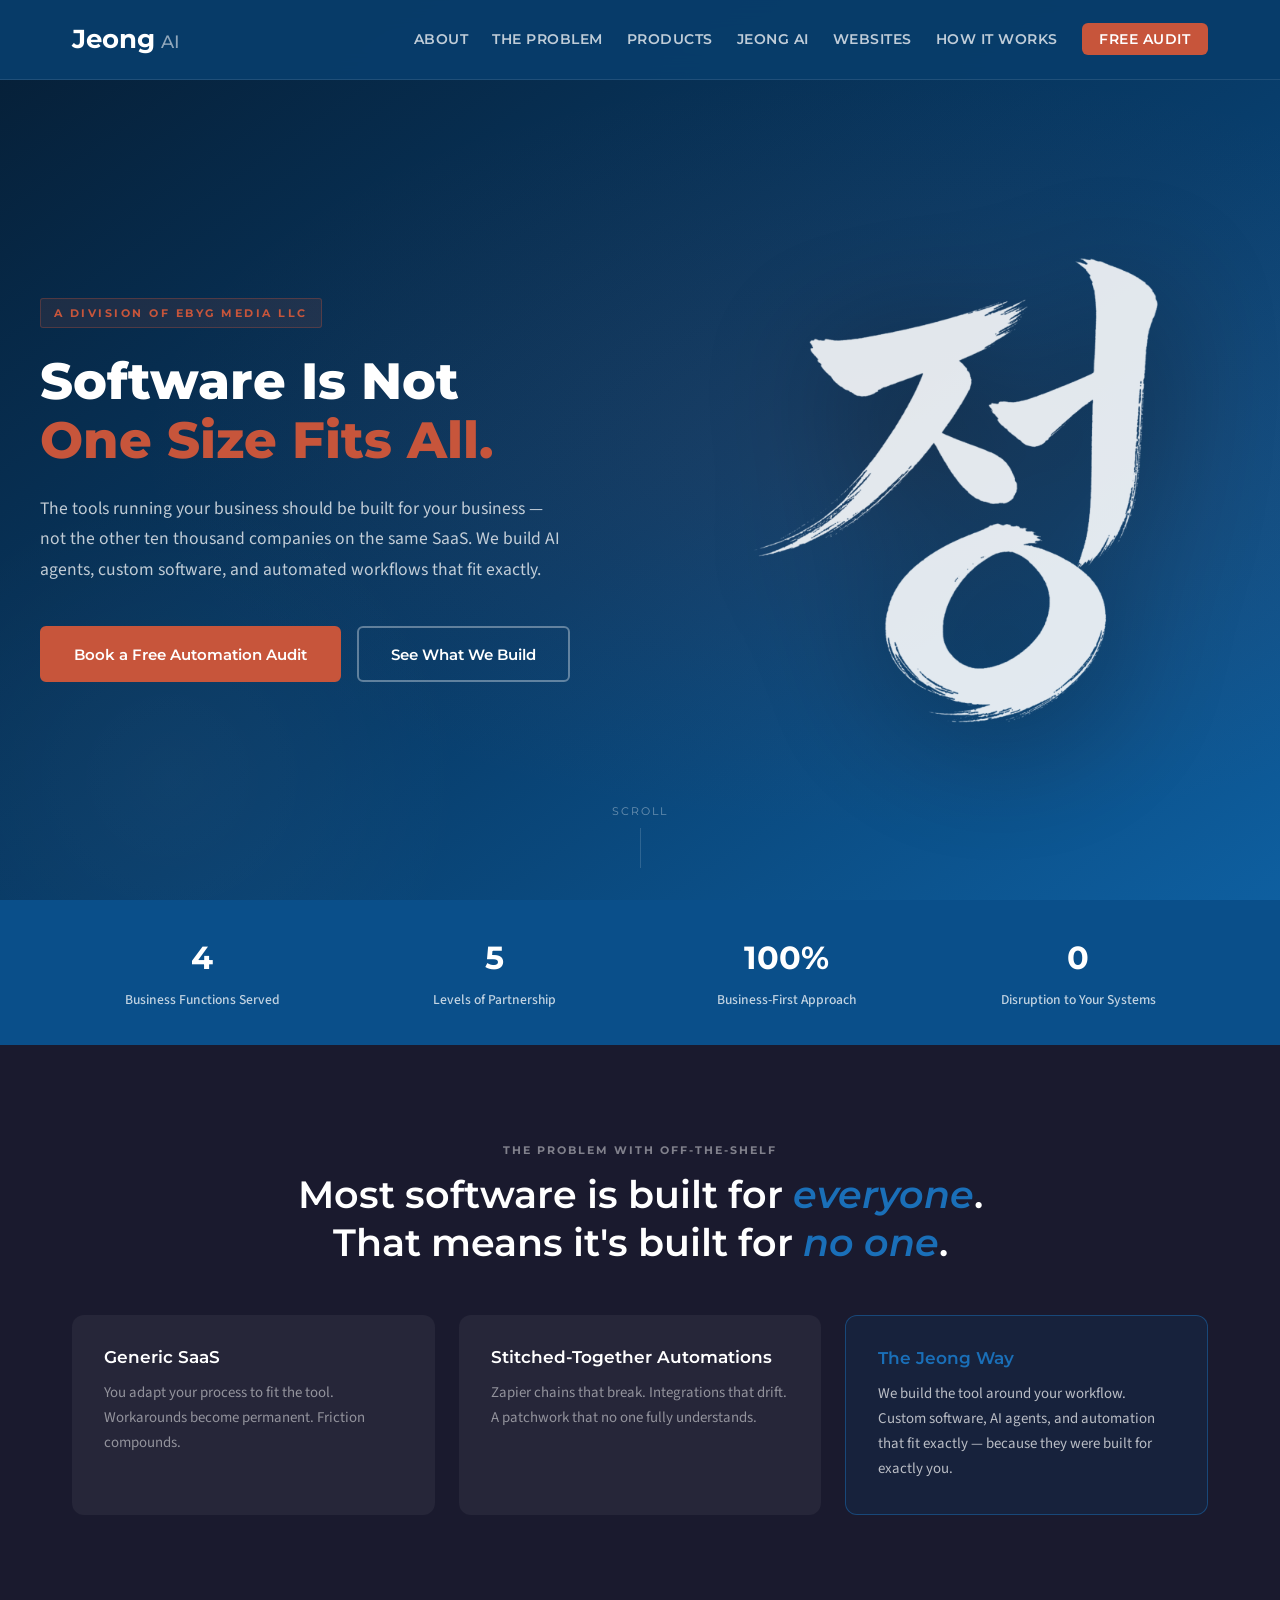
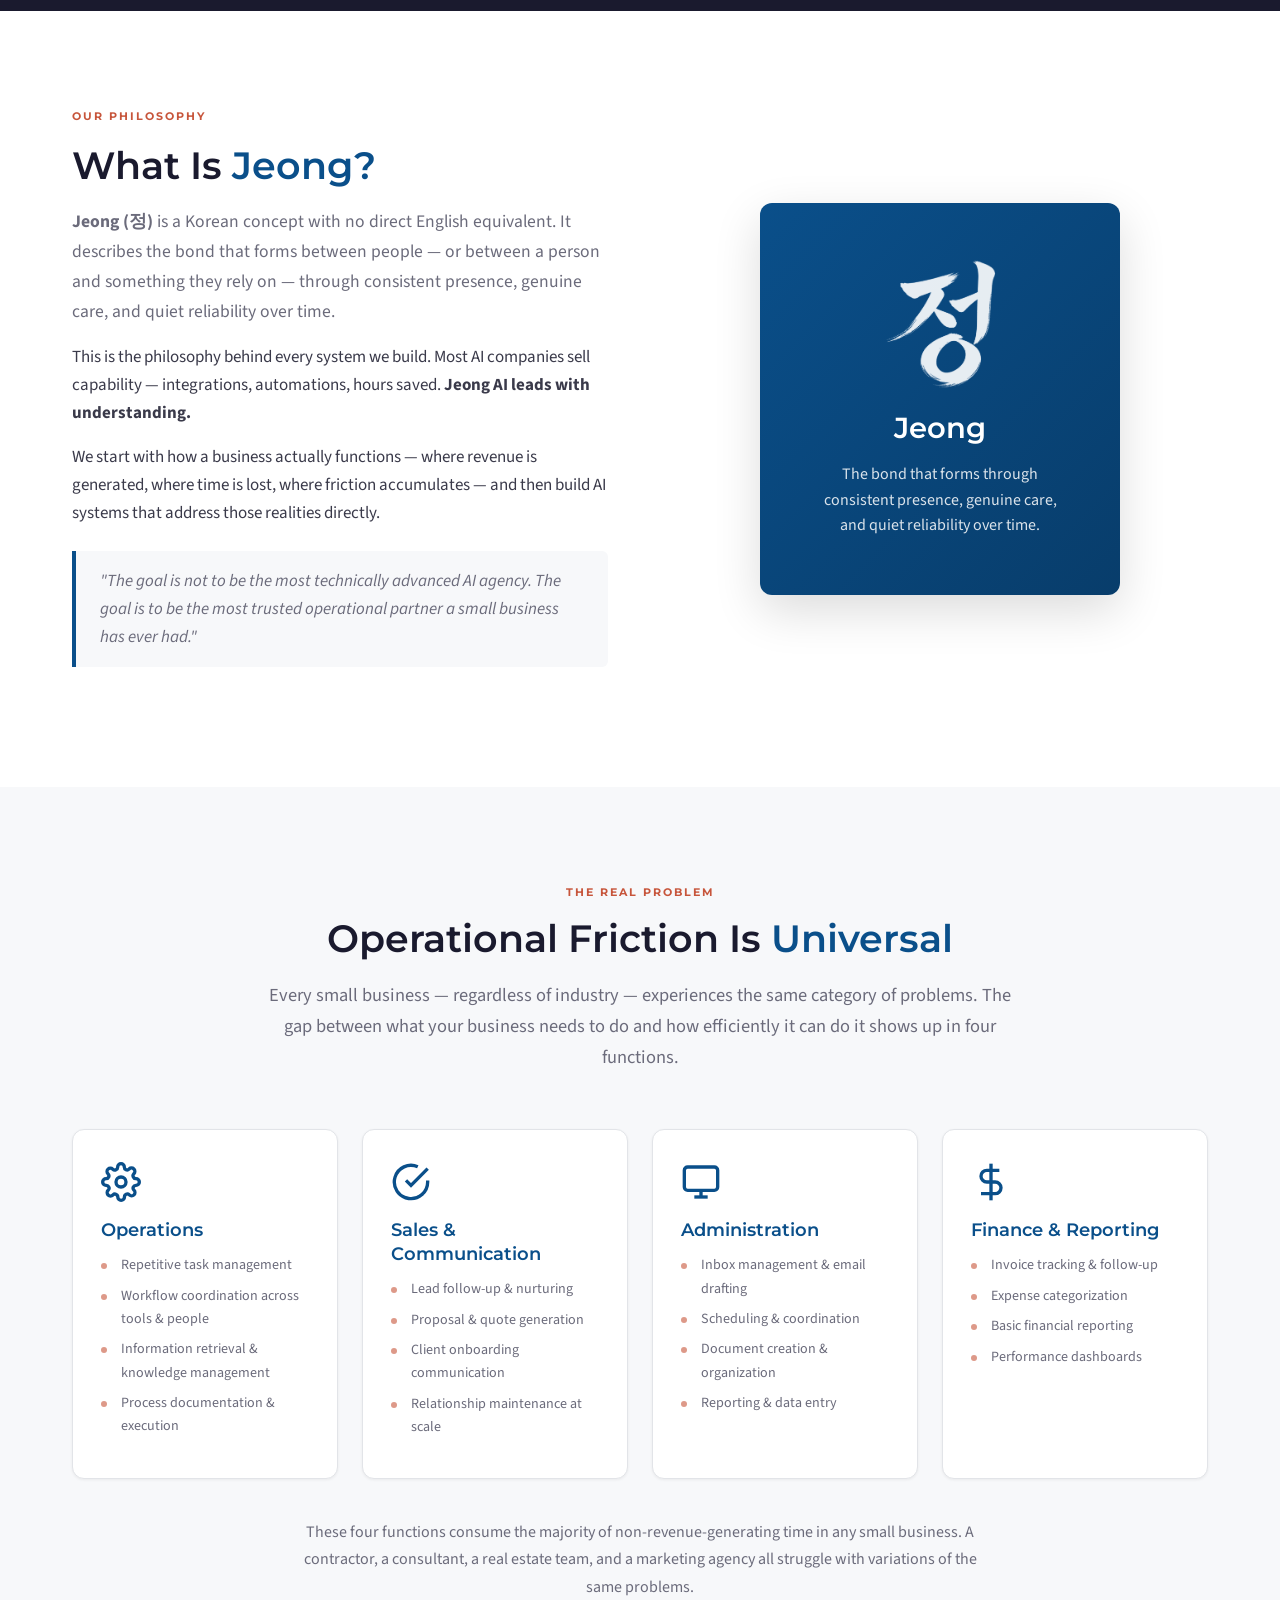
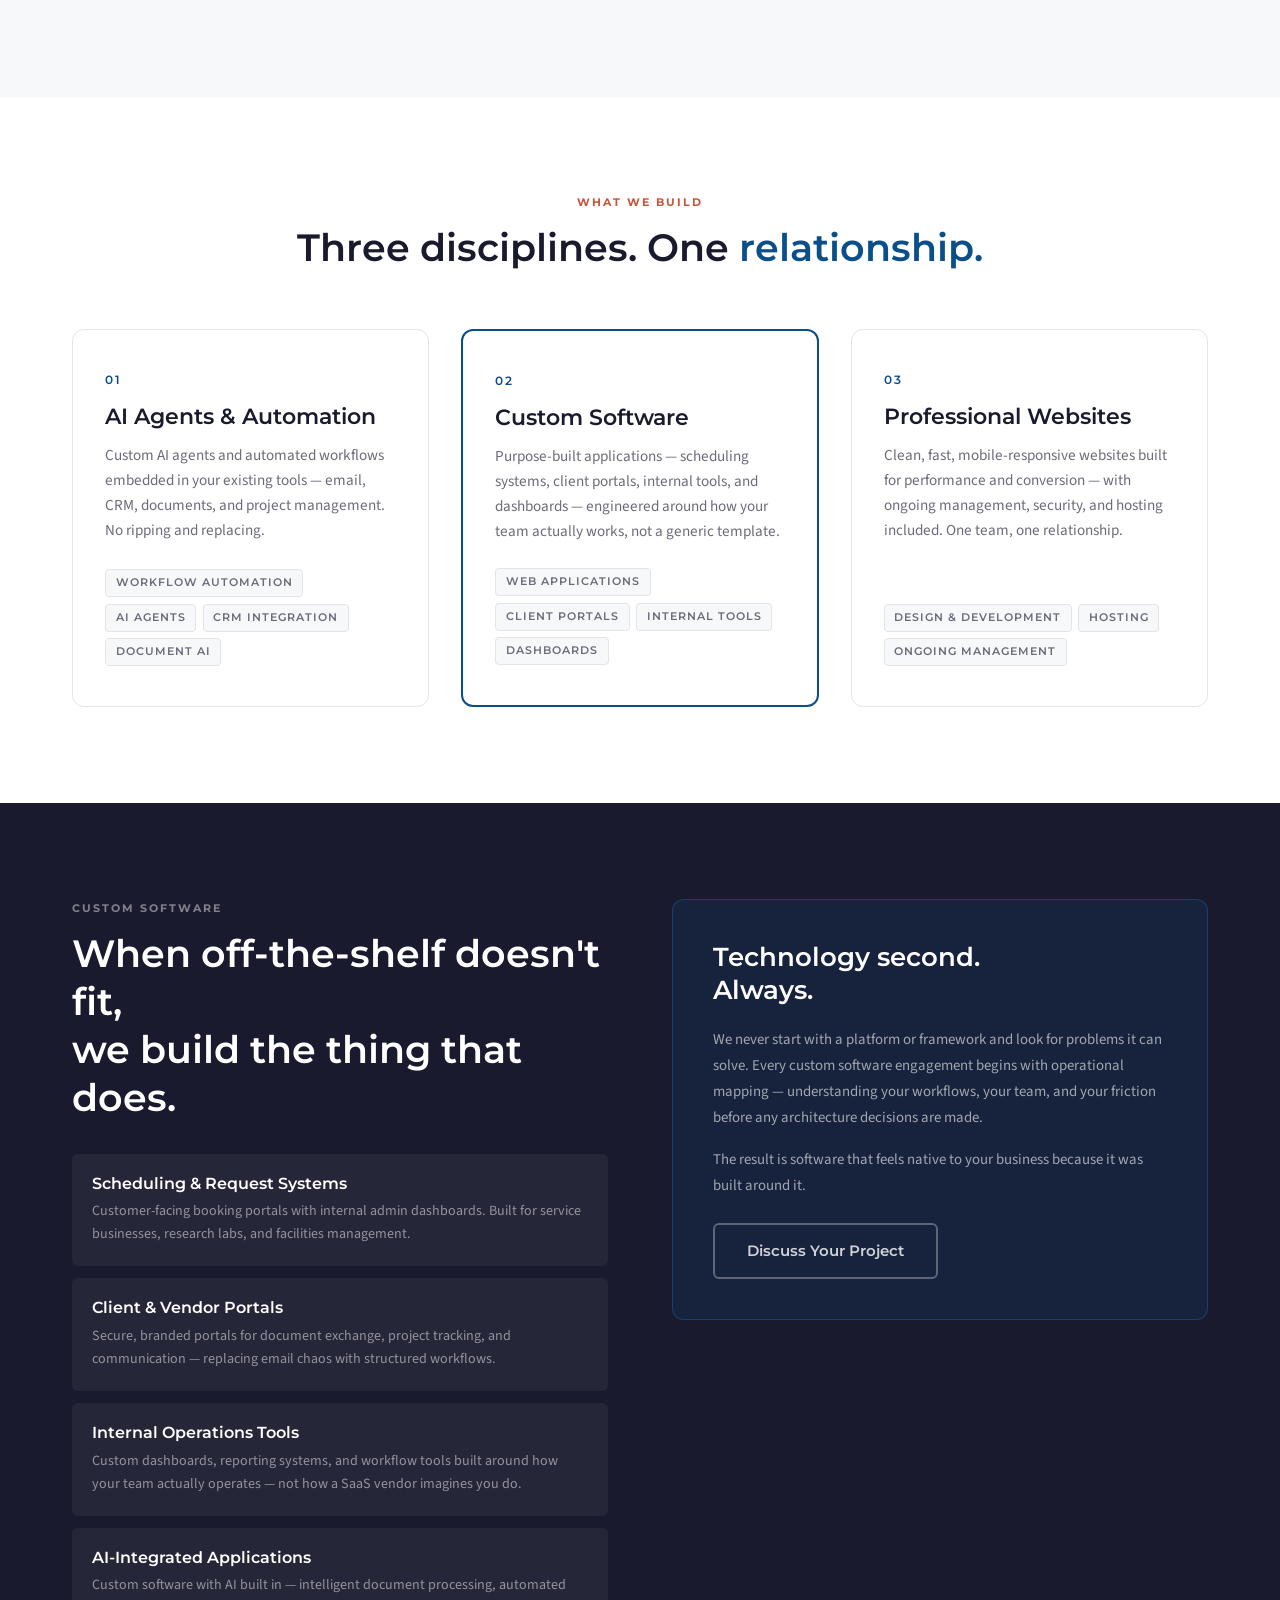
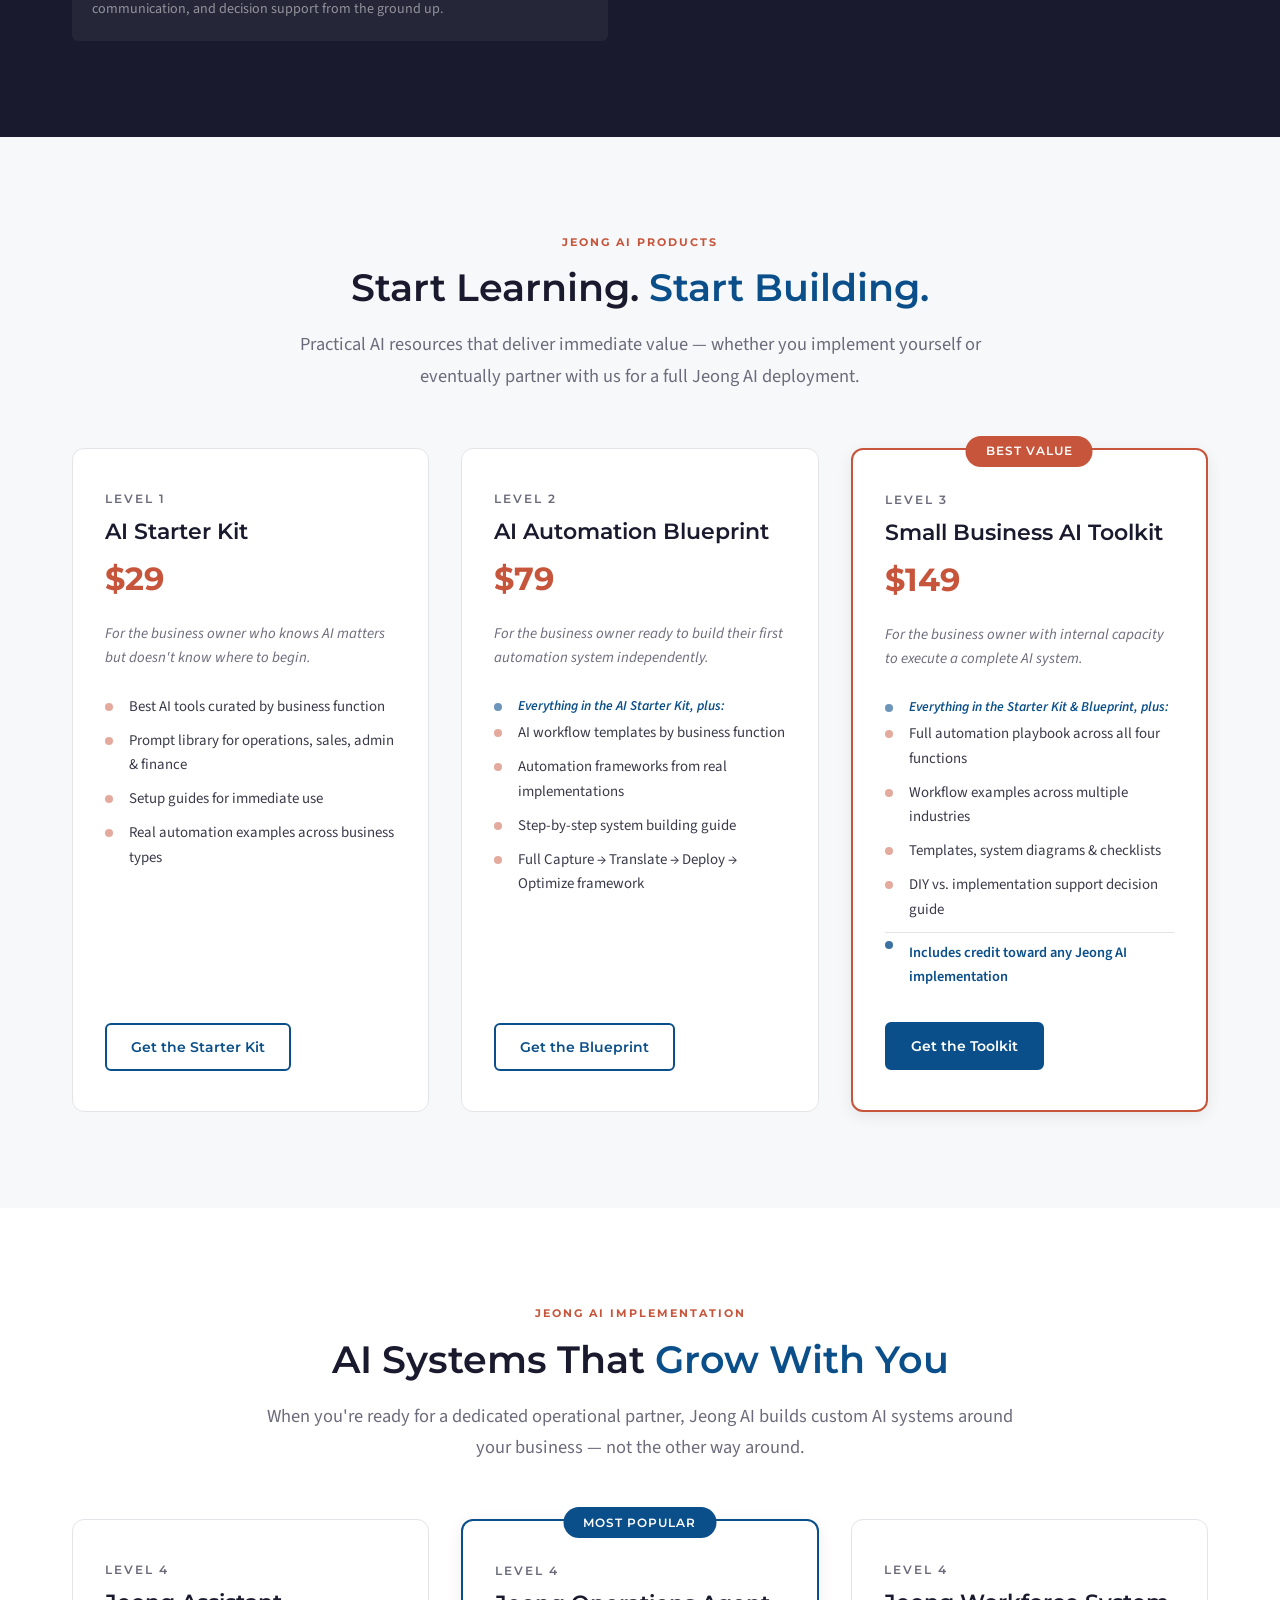
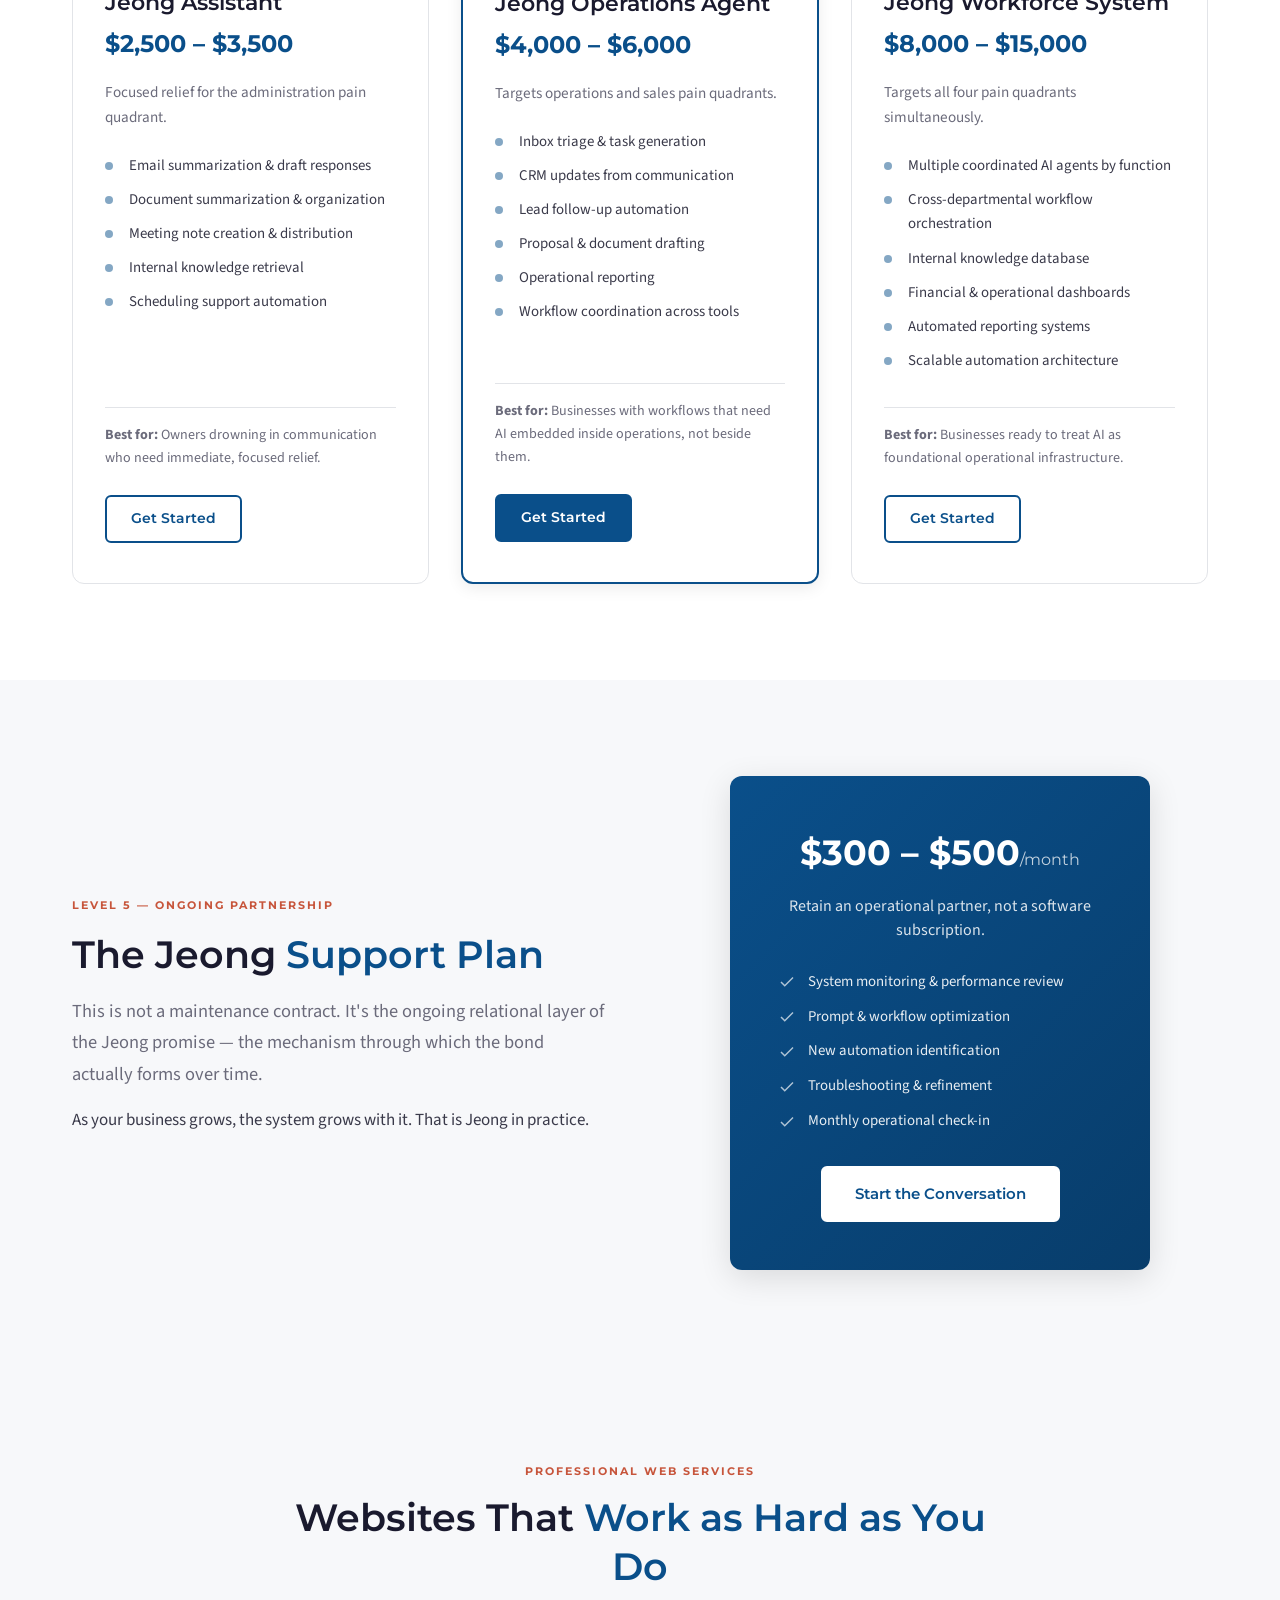
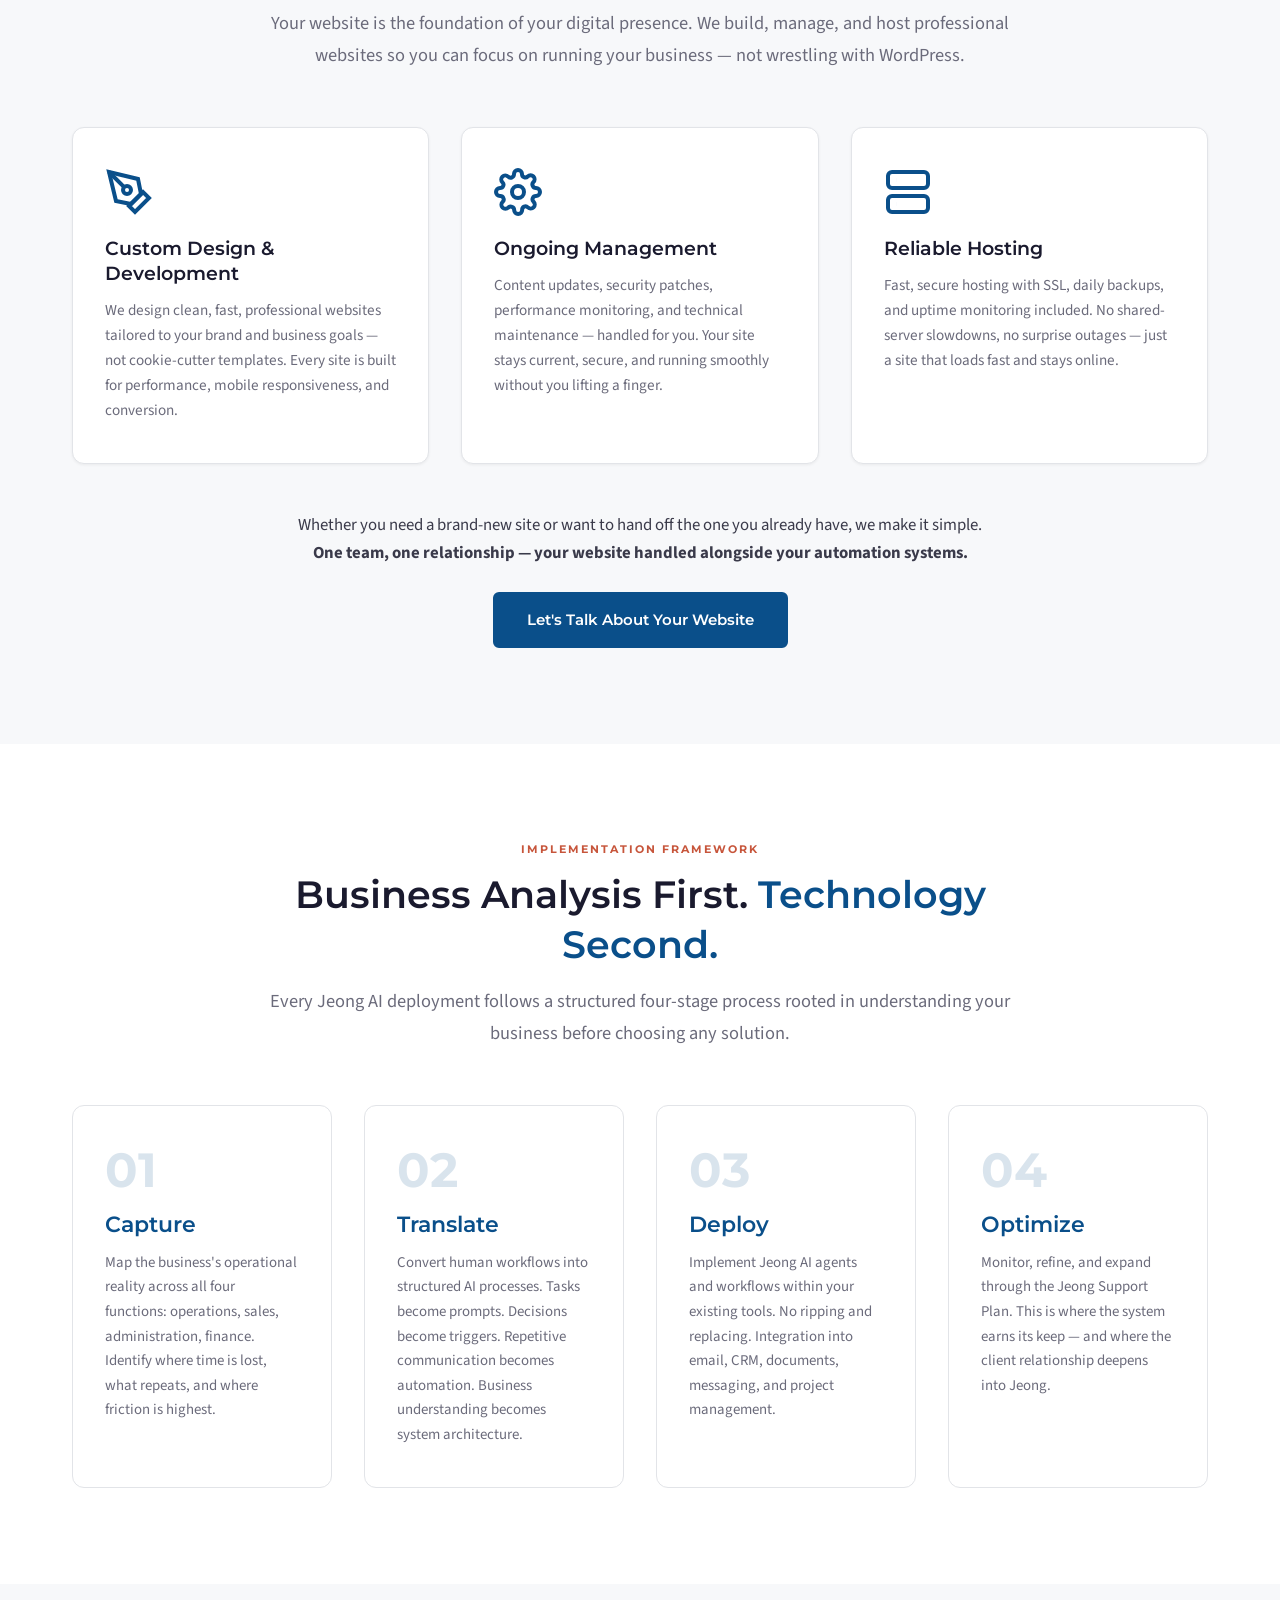
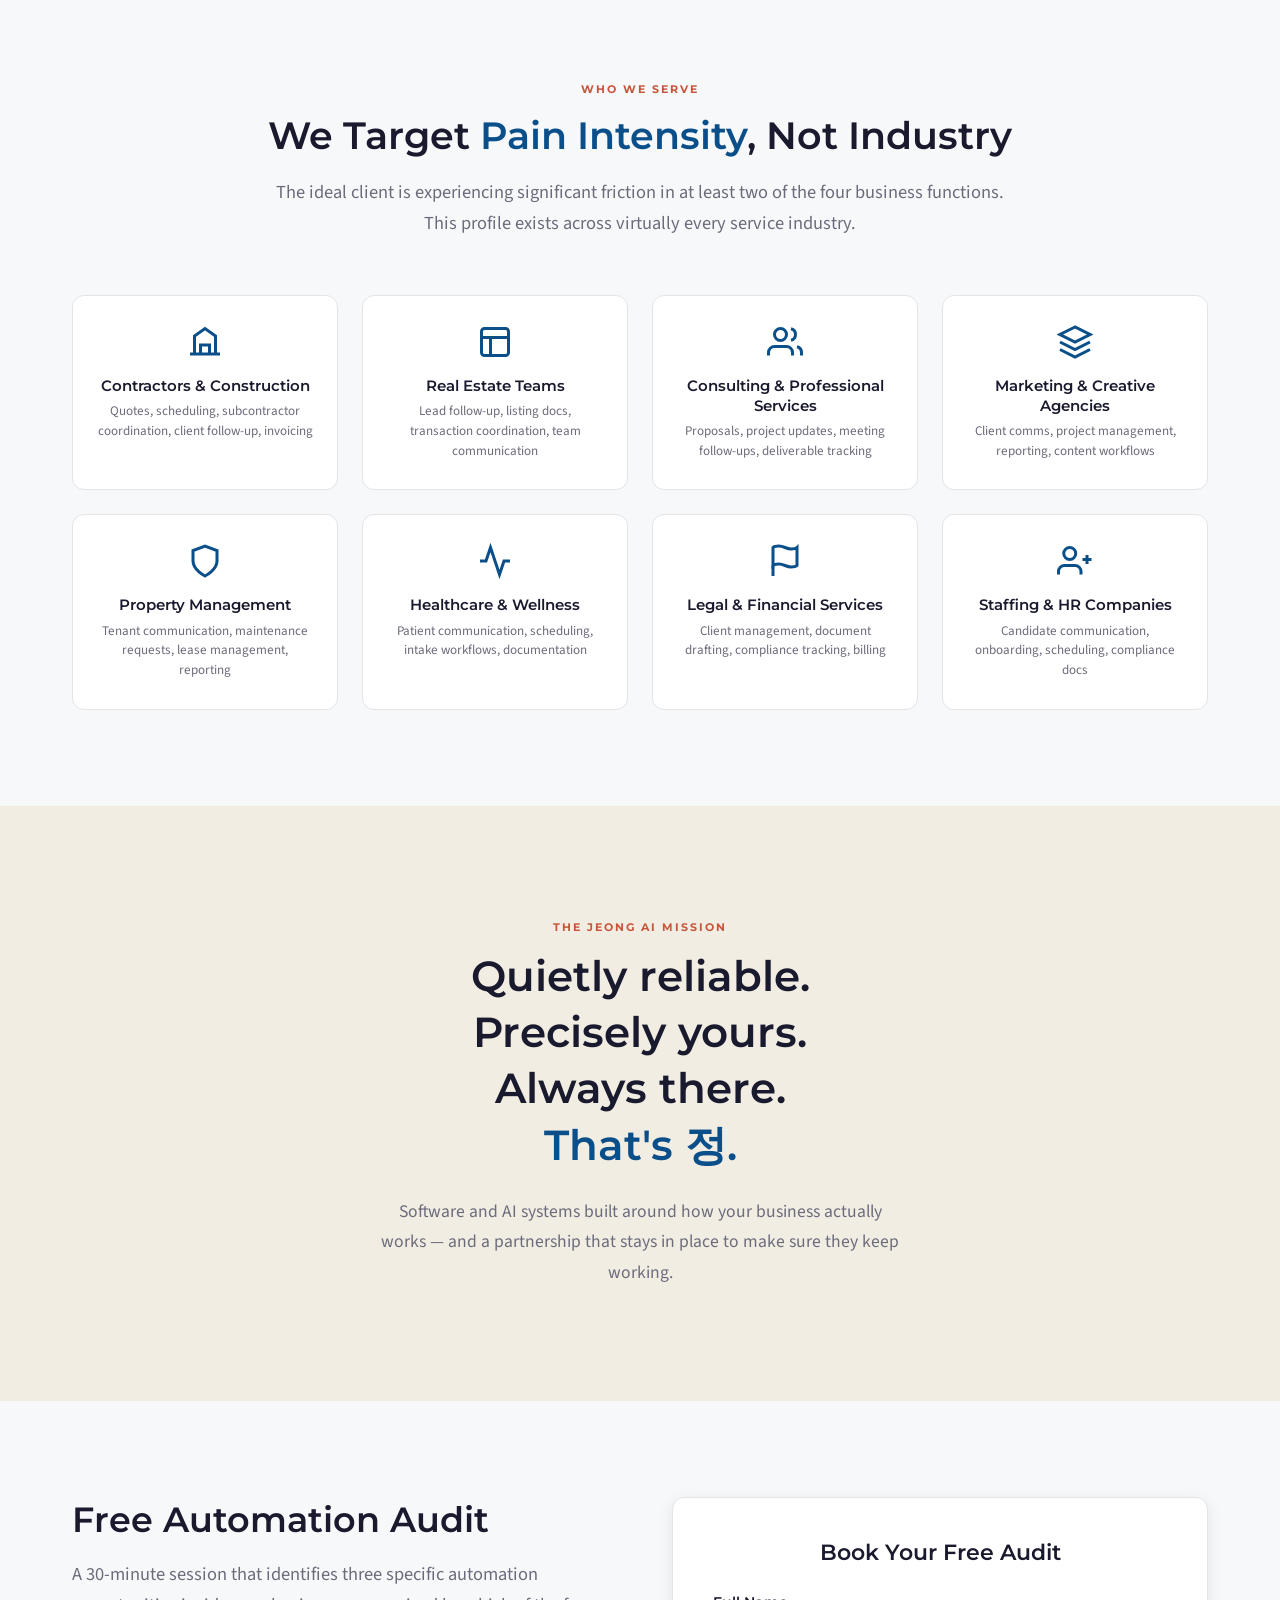
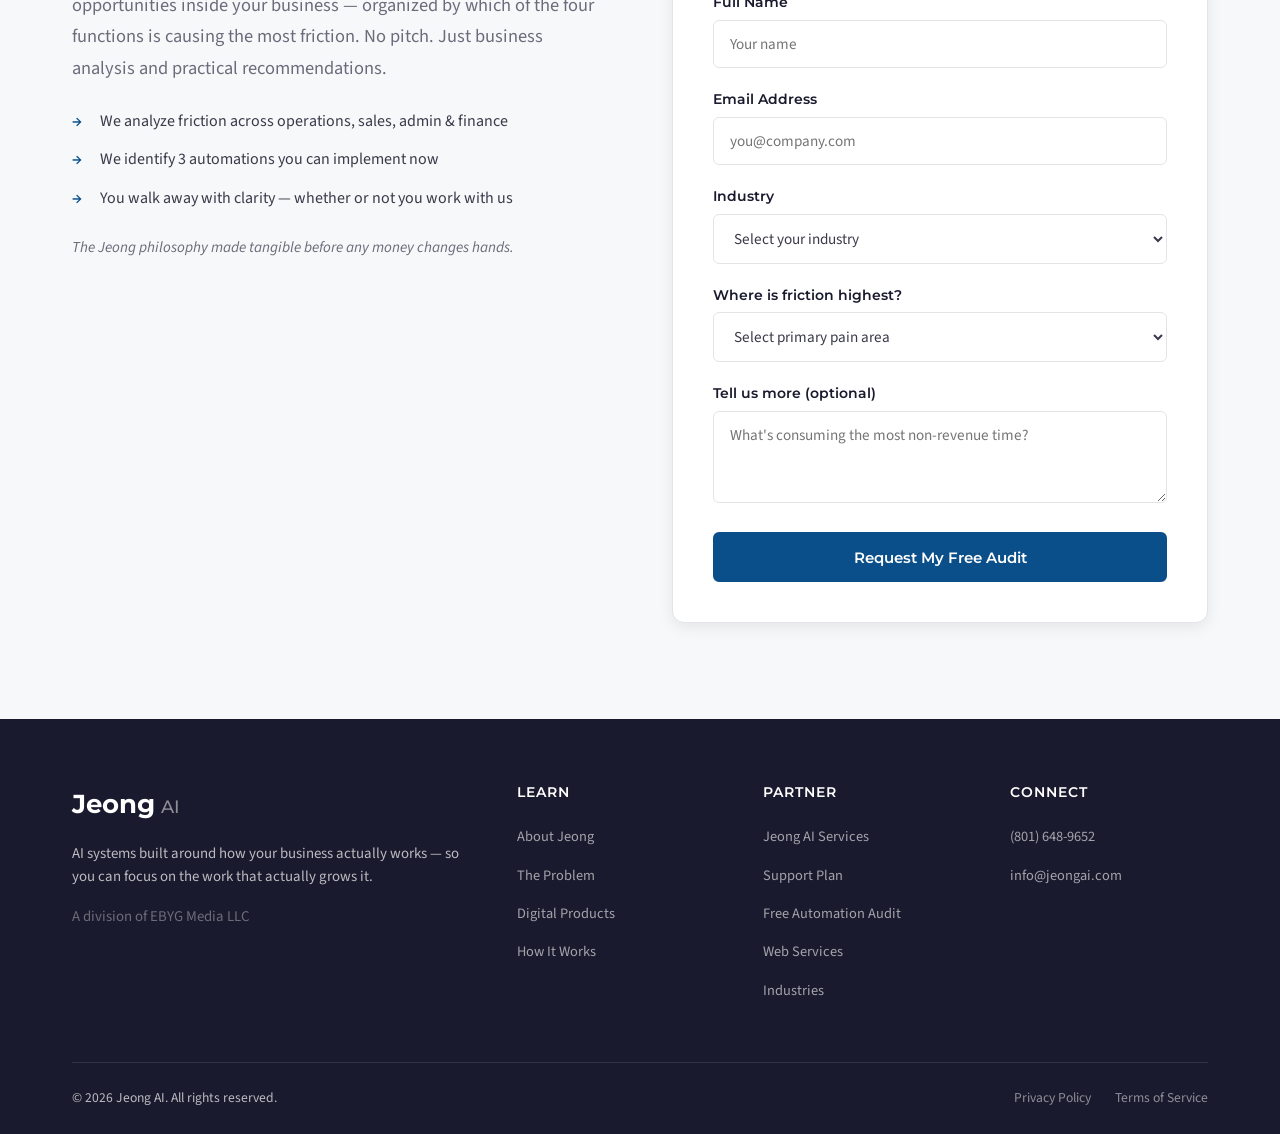
<file: index.html>
<!DOCTYPE html>
<html lang="en">
<head>
  <meta charset="UTF-8">
  <meta name="viewport" content="width=device-width, initial-scale=1.0">
  <meta name="description" content="Software is not one size fits all. Jeong AI builds custom software, AI agents, and automated workflows precisely around how your business works — not the other way around.">
  <meta property="og:type" content="website">
  <meta property="og:title" content="Jeong AI — Custom Software &amp; AI Tools Built for Your Business">
  <meta property="og:description" content="Software is not one size fits all. Custom software, AI agents, and automated workflows built precisely around how your business works.">
  <meta property="og:site_name" content="Jeong AI">
  <meta property="og:locale" content="en_US">
  <title>Jeong AI — Custom Software &amp; AI Tools Built for Your Business</title>
  <link rel="preconnect" href="https://fonts.googleapis.com">
  <link rel="preconnect" href="https://fonts.gstatic.com" crossorigin>
  <link href="https://fonts.googleapis.com/css2?family=Montserrat:wght@400;500;600;700&family=Source+Sans+3:wght@300;400;500;600&display=swap" rel="stylesheet">
  <link rel="stylesheet" href="css/styles.css">
  <link rel="icon" type="image/png" href="favicon.png">
</head>
<body>

  <!-- ========== HEADER ========== -->
  <header class="site-header" id="site-header">
    <div class="container header-inner">
      <a href="#" class="logo">
        <span class="logo-jai">Jeong</span><span class="logo-auto">AI</span>
      </a>
      <nav class="main-nav" id="main-nav">
        <ul class="nav-list">
          <li><a href="#about">About</a></li>
          <li><a href="#friction">The Problem</a></li>
          <li><a href="#products">Products</a></li>
          <li><a href="#jeong-ai">Jeong AI</a></li>
          <li><a href="#web-services">Websites</a></li>
          <li><a href="#how-it-works">How It Works</a></li>
          <li><a href="#contact" class="nav-cta">Free Audit</a></li>
        </ul>
      </nav>
      <button class="mobile-toggle" id="mobile-toggle" aria-label="Toggle navigation">
        <span></span><span></span><span></span>
      </button>
    </div>
  </header>

  <!-- ========== HERO ========== -->
  <section class="hero">
    <div class="hero-bg"></div>
    <div class="container hero-grid">
      <div class="hero-content">
        <p class="hero-tag">A Division of EBYG Media LLC</p>
        <h1>Software Is Not<br><span class="highlight">One Size Fits All.</span></h1>
        <p class="hero-sub">The tools running your business should be built for your business — not the other ten thousand companies on the same SaaS. We build AI agents, custom software, and automated workflows that fit exactly.</p>
        <div class="hero-actions">
          <a href="#contact" class="btn btn-primary">Book a Free Automation Audit</a>
          <a href="#what-we-build" class="btn btn-outline">See What We Build</a>
        </div>
      </div>
      <div class="hero-mark">
        <img src="brand/assets/jeong-mark-white.png" alt="정 — Jeong">
      </div>
    </div>
    <div class="hero-scroll">
      <span>Scroll</span>
      <div class="scroll-line"></div>
    </div>
  </section>

  <!-- ========== TRUST BAR ========== -->
  <section class="trust-bar">
    <div class="container">
      <div class="trust-items">
        <div class="trust-item">
          <span class="trust-number">4</span>
          <span class="trust-label">Business Functions Served</span>
        </div>
        <div class="trust-item">
          <span class="trust-number">5</span>
          <span class="trust-label">Levels of Partnership</span>
        </div>
        <div class="trust-item">
          <span class="trust-number">100%</span>
          <span class="trust-label">Business-First Approach</span>
        </div>
        <div class="trust-item">
          <span class="trust-number">0</span>
          <span class="trust-label">Disruption to Your Systems</span>
        </div>
      </div>
    </div>
  </section>

  <!-- ========== NOT ONE SIZE FITS ALL ========== -->
  <section class="osfa" id="osfa">
    <div class="container">
      <div class="osfa-inner">
        <p class="section-tag osfa-tag">The Problem With Off-The-Shelf</p>
        <h2 class="osfa-heading">Most software is built for <em>everyone</em>.<br>That means it's built for <em>no one</em>.</h2>
        <div class="osfa-grid">
          <div class="osfa-card">
            <h4>Generic SaaS</h4>
            <p>You adapt your process to fit the tool. Workarounds become permanent. Friction compounds.</p>
          </div>
          <div class="osfa-card">
            <h4>Stitched-Together Automations</h4>
            <p>Zapier chains that break. Integrations that drift. A patchwork that no one fully understands.</p>
          </div>
          <div class="osfa-card osfa-card-jeong">
            <h4>The Jeong Way</h4>
            <p>We build the tool around your workflow. Custom software, AI agents, and automation that fit exactly &mdash; because they were built for exactly you.</p>
          </div>
        </div>
      </div>
    </div>
  </section>

  <!-- ========== ABOUT / JEONG PHILOSOPHY ========== -->
  <section class="about" id="about">
    <div class="container">
      <div class="section-grid two-col">
        <div class="about-text">
          <p class="section-tag">Our Philosophy</p>
          <h2>What Is <span class="highlight">Jeong?</span></h2>
          <p class="lead"><strong>Jeong (&#51221;)</strong> is a Korean concept with no direct English equivalent. It describes the bond that forms between people &mdash; or between a person and something they rely on &mdash; through consistent presence, genuine care, and quiet reliability over time.</p>
          <p>This is the philosophy behind every system we build. Most AI companies sell capability &mdash; integrations, automations, hours saved. <strong>Jeong AI leads with understanding.</strong></p>
          <p>We start with how a business actually functions &mdash; where revenue is generated, where time is lost, where friction accumulates &mdash; and then build AI systems that address those realities directly.</p>
          <blockquote>
            "The goal is not to be the most technically advanced AI agency. The goal is to be the most trusted operational partner a small business has ever had."
          </blockquote>
        </div>
        <div class="about-visual">
          <div class="jeong-card">
            <img src="brand/assets/jeong-mark-white.png" alt="정" class="jeong-mark-img">
            <h3>Jeong</h3>
            <p>The bond that forms through consistent presence, genuine care, and quiet reliability over time.</p>
          </div>
        </div>
      </div>
    </div>
  </section>

  <!-- ========== FRICTION / PROBLEM ========== -->
  <section class="friction" id="friction">
    <div class="container">
      <div class="section-center">
        <p class="section-tag">The Real Problem</p>
        <h2>Operational Friction Is <span class="highlight">Universal</span></h2>
        <p class="lead">Every small business &mdash; regardless of industry &mdash; experiences the same category of problems. The gap between what your business needs to do and how efficiently it can do it shows up in four functions.</p>
      </div>
      <div class="friction-grid">
        <div class="friction-card">
          <div class="friction-icon">
            <svg viewBox="0 0 24 24" fill="none" stroke="currentColor" stroke-width="2"><circle cx="12" cy="12" r="3"/><path d="M19.4 15a1.65 1.65 0 0 0 .33 1.82l.06.06a2 2 0 0 1-2.83 2.83l-.06-.06a1.65 1.65 0 0 0-1.82-.33 1.65 1.65 0 0 0-1 1.51V21a2 2 0 0 1-4 0v-.09A1.65 1.65 0 0 0 9 19.4a1.65 1.65 0 0 0-1.82.33l-.06.06a2 2 0 0 1-2.83-2.83l.06-.06A1.65 1.65 0 0 0 4.68 15a1.65 1.65 0 0 0-1.51-1H3a2 2 0 0 1 0-4h.09A1.65 1.65 0 0 0 4.6 9a1.65 1.65 0 0 0-.33-1.82l-.06-.06a2 2 0 0 1 2.83-2.83l.06.06A1.65 1.65 0 0 0 9 4.68a1.65 1.65 0 0 0 1-1.51V3a2 2 0 0 1 4 0v.09a1.65 1.65 0 0 0 1 1.51 1.65 1.65 0 0 0 1.82-.33l.06-.06a2 2 0 0 1 2.83 2.83l-.06.06A1.65 1.65 0 0 0 19.4 9a1.65 1.65 0 0 0 1.51 1H21a2 2 0 0 1 0 4h-.09a1.65 1.65 0 0 0-1.51 1z"/></svg>
          </div>
          <h3>Operations</h3>
          <ul>
            <li>Repetitive task management</li>
            <li>Workflow coordination across tools &amp; people</li>
            <li>Information retrieval &amp; knowledge management</li>
            <li>Process documentation &amp; execution</li>
          </ul>
        </div>
        <div class="friction-card">
          <div class="friction-icon">
            <svg viewBox="0 0 24 24" fill="none" stroke="currentColor" stroke-width="2"><path d="M22 11.08V12a10 10 0 1 1-5.93-9.14"/><polyline points="22 4 12 14.01 9 11.01"/></svg>
          </div>
          <h3>Sales &amp; Communication</h3>
          <ul>
            <li>Lead follow-up &amp; nurturing</li>
            <li>Proposal &amp; quote generation</li>
            <li>Client onboarding communication</li>
            <li>Relationship maintenance at scale</li>
          </ul>
        </div>
        <div class="friction-card">
          <div class="friction-icon">
            <svg viewBox="0 0 24 24" fill="none" stroke="currentColor" stroke-width="2"><rect x="2" y="3" width="20" height="14" rx="2" ry="2"/><line x1="8" y1="21" x2="16" y2="21"/><line x1="12" y1="17" x2="12" y2="21"/></svg>
          </div>
          <h3>Administration</h3>
          <ul>
            <li>Inbox management &amp; email drafting</li>
            <li>Scheduling &amp; coordination</li>
            <li>Document creation &amp; organization</li>
            <li>Reporting &amp; data entry</li>
          </ul>
        </div>
        <div class="friction-card">
          <div class="friction-icon">
            <svg viewBox="0 0 24 24" fill="none" stroke="currentColor" stroke-width="2"><line x1="12" y1="1" x2="12" y2="23"/><path d="M17 5H9.5a3.5 3.5 0 0 0 0 7h5a3.5 3.5 0 0 1 0 7H6"/></svg>
          </div>
          <h3>Finance &amp; Reporting</h3>
          <ul>
            <li>Invoice tracking &amp; follow-up</li>
            <li>Expense categorization</li>
            <li>Basic financial reporting</li>
            <li>Performance dashboards</li>
          </ul>
        </div>
      </div>
      <div class="friction-bottom">
        <p>These four functions consume the majority of non-revenue-generating time in any small business. A contractor, a consultant, a real estate team, and a marketing agency all struggle with variations of the same problems.</p>
      </div>
    </div>
  </section>

  <!-- ========== WHAT WE BUILD ========== -->
  <section class="what-we-build" id="what-we-build">
    <div class="container">
      <div class="section-center">
        <p class="section-tag">What We Build</p>
        <h2>Three disciplines. One <span class="highlight">relationship.</span></h2>
      </div>
      <div class="wwb-grid">
        <div class="wwb-card">
          <div class="wwb-num">01</div>
          <h3>AI Agents &amp; Automation</h3>
          <p>Custom AI agents and automated workflows embedded in your existing tools &mdash; email, CRM, documents, and project management. No ripping and replacing.</p>
          <div class="wwb-tags">
            <span class="wwb-tag">Workflow Automation</span>
            <span class="wwb-tag">AI Agents</span>
            <span class="wwb-tag">CRM Integration</span>
            <span class="wwb-tag">Document AI</span>
          </div>
        </div>
        <div class="wwb-card wwb-card-featured">
          <div class="wwb-num">02</div>
          <h3>Custom Software</h3>
          <p>Purpose-built applications &mdash; scheduling systems, client portals, internal tools, and dashboards &mdash; engineered around how your team actually works, not a generic template.</p>
          <div class="wwb-tags">
            <span class="wwb-tag">Web Applications</span>
            <span class="wwb-tag">Client Portals</span>
            <span class="wwb-tag">Internal Tools</span>
            <span class="wwb-tag">Dashboards</span>
          </div>
        </div>
        <div class="wwb-card">
          <div class="wwb-num">03</div>
          <h3>Professional Websites</h3>
          <p>Clean, fast, mobile-responsive websites built for performance and conversion &mdash; with ongoing management, security, and hosting included. One team, one relationship.</p>
          <div class="wwb-tags">
            <span class="wwb-tag">Design &amp; Development</span>
            <span class="wwb-tag">Hosting</span>
            <span class="wwb-tag">Ongoing Management</span>
          </div>
        </div>
      </div>
    </div>
  </section>

  <!-- ========== CUSTOM SOFTWARE DEEP-DIVE ========== -->
  <section class="custom-software" id="custom-software">
    <div class="container">
      <div class="cs-inner">
        <div class="cs-content">
          <p class="section-tag cs-tag">Custom Software</p>
          <h2 class="cs-heading">When off-the-shelf doesn't fit,<br>we build the thing that does.</h2>
          <ul class="cs-list">
            <li>
              <h4>Scheduling &amp; Request Systems</h4>
              <p>Customer-facing booking portals with internal admin dashboards. Built for service businesses, research labs, and facilities management.</p>
            </li>
            <li>
              <h4>Client &amp; Vendor Portals</h4>
              <p>Secure, branded portals for document exchange, project tracking, and communication &mdash; replacing email chaos with structured workflows.</p>
            </li>
            <li>
              <h4>Internal Operations Tools</h4>
              <p>Custom dashboards, reporting systems, and workflow tools built around how your team actually operates &mdash; not how a SaaS vendor imagines you do.</p>
            </li>
            <li>
              <h4>AI-Integrated Applications</h4>
              <p>Custom software with AI built in &mdash; intelligent document processing, automated communication, and decision support from the ground up.</p>
            </li>
          </ul>
        </div>
        <div class="cs-callout">
          <h3>Technology second.<br>Always.</h3>
          <p>We never start with a platform or framework and look for problems it can solve. Every custom software engagement begins with operational mapping &mdash; understanding your workflows, your team, and your friction before any architecture decisions are made.</p>
          <p>The result is software that feels native to your business because it was built around it.</p>
          <a href="#contact" class="btn btn-outline cs-btn">Discuss Your Project</a>
        </div>
      </div>
    </div>
  </section>

  <!-- ========== DIGITAL PRODUCTS ========== -->
  <section class="products" id="products">
    <div class="container">
      <div class="section-center">
        <p class="section-tag">Jeong AI Products</p>
        <h2>Start Learning. <span class="highlight">Start Building.</span></h2>
        <p class="lead">Practical AI resources that deliver immediate value &mdash; whether you implement yourself or eventually partner with us for a full Jeong AI deployment.</p>
      </div>
      <div class="products-grid">

        <div class="product-card">
          <div class="product-level">Level 1</div>
          <h3>AI Starter Kit</h3>
          <p class="product-price">$29</p>
          <p class="product-for">For the business owner who knows AI matters but doesn't know where to begin.</p>
          <ul class="product-features">
            <li>Best AI tools curated by business function</li>
            <li>Prompt library for operations, sales, admin &amp; finance</li>
            <li>Setup guides for immediate use</li>
            <li>Real automation examples across business types</li>
          </ul>
          <a href="checkout-starter-kit.html" class="btn btn-outline btn-sm">Get the Starter Kit</a>
        </div>

        <div class="product-card">
          <div class="product-level">Level 2</div>
          <h3>AI Automation Blueprint</h3>
          <p class="product-price">$79</p>
          <p class="product-for">For the business owner ready to build their first automation system independently.</p>
          <ul class="product-features">
            <li class="product-included">Everything in the AI Starter Kit, plus:</li>
            <li>AI workflow templates by business function</li>
            <li>Automation frameworks from real implementations</li>
            <li>Step-by-step system building guide</li>
            <li>Full Capture &rarr; Translate &rarr; Deploy &rarr; Optimize framework</li>
          </ul>
          <a href="checkout-blueprint.html" class="btn btn-outline btn-sm">Get the Blueprint</a>
        </div>

        <div class="product-card featured">
          <div class="product-badge">Best Value</div>
          <div class="product-level">Level 3</div>
          <h3>Small Business AI Toolkit</h3>
          <p class="product-price">$149</p>
          <p class="product-for">For the business owner with internal capacity to execute a complete AI system.</p>
          <ul class="product-features">
            <li class="product-included">Everything in the Starter Kit &amp; Blueprint, plus:</li>
            <li>Full automation playbook across all four functions</li>
            <li>Workflow examples across multiple industries</li>
            <li>Templates, system diagrams &amp; checklists</li>
            <li>DIY vs. implementation support decision guide</li>
            <li class="product-bonus">Includes credit toward any Jeong AI implementation</li>
          </ul>
          <a href="checkout-toolkit.html" class="btn btn-primary btn-sm">Get the Toolkit</a>
        </div>

      </div>
    </div>
  </section>

  <!-- ========== JEONG AI SERVICES ========== -->
  <section class="services" id="jeong-ai">
    <div class="container">
      <div class="section-center">
        <p class="section-tag">Jeong AI Implementation</p>
        <h2>AI Systems That <span class="highlight">Grow With You</span></h2>
        <p class="lead">When you're ready for a dedicated operational partner, Jeong AI builds custom AI systems around your business &mdash; not the other way around.</p>
      </div>
      <div class="services-grid">

        <div class="service-card">
          <div class="service-tier">Level 4</div>
          <h3>Jeong Assistant</h3>
          <p class="service-price">$2,500 &ndash; $3,500</p>
          <p class="service-desc">Focused relief for the administration pain quadrant.</p>
          <ul class="service-features">
            <li>Email summarization &amp; draft responses</li>
            <li>Document summarization &amp; organization</li>
            <li>Meeting note creation &amp; distribution</li>
            <li>Internal knowledge retrieval</li>
            <li>Scheduling support automation</li>
          </ul>
          <p class="service-for"><strong>Best for:</strong> Owners drowning in communication who need immediate, focused relief.</p>
          <a href="#contact" class="btn btn-outline btn-sm">Get Started</a>
        </div>

        <div class="service-card featured">
          <div class="service-badge">Most Popular</div>
          <div class="service-tier">Level 4</div>
          <h3>Jeong Operations Agent</h3>
          <p class="service-price">$4,000 &ndash; $6,000</p>
          <p class="service-desc">Targets operations and sales pain quadrants.</p>
          <ul class="service-features">
            <li>Inbox triage &amp; task generation</li>
            <li>CRM updates from communication</li>
            <li>Lead follow-up automation</li>
            <li>Proposal &amp; document drafting</li>
            <li>Operational reporting</li>
            <li>Workflow coordination across tools</li>
          </ul>
          <p class="service-for"><strong>Best for:</strong> Businesses with workflows that need AI embedded inside operations, not beside them.</p>
          <a href="#contact" class="btn btn-primary btn-sm">Get Started</a>
        </div>

        <div class="service-card">
          <div class="service-tier">Level 4</div>
          <h3>Jeong Workforce System</h3>
          <p class="service-price">$8,000 &ndash; $15,000</p>
          <p class="service-desc">Targets all four pain quadrants simultaneously.</p>
          <ul class="service-features">
            <li>Multiple coordinated AI agents by function</li>
            <li>Cross-departmental workflow orchestration</li>
            <li>Internal knowledge database</li>
            <li>Financial &amp; operational dashboards</li>
            <li>Automated reporting systems</li>
            <li>Scalable automation architecture</li>
          </ul>
          <p class="service-for"><strong>Best for:</strong> Businesses ready to treat AI as foundational operational infrastructure.</p>
          <a href="#contact" class="btn btn-outline btn-sm">Get Started</a>
        </div>

      </div>
    </div>
  </section>

  <!-- ========== SUPPORT PLAN ========== -->
  <section class="support" id="support">
    <div class="container">
      <div class="support-layout">
        <div class="support-text">
          <p class="section-tag">Level 5 &mdash; Ongoing Partnership</p>
          <h2>The Jeong <span class="highlight">Support Plan</span></h2>
          <p class="lead">This is not a maintenance contract. It's the ongoing relational layer of the Jeong promise &mdash; the mechanism through which the bond actually forms over time.</p>
          <p>As your business grows, the system grows with it. That is Jeong in practice.</p>
        </div>
        <div class="support-card-wrap">
          <div class="support-price-card">
            <p class="support-price">$300 &ndash; $500<span>/month</span></p>
            <p class="support-tagline">Retain an operational partner, not a software subscription.</p>
            <ul class="support-inclusions">
              <li>
                <svg viewBox="0 0 24 24" fill="none" stroke="currentColor" stroke-width="2"><polyline points="20 6 9 17 4 12"/></svg>
                System monitoring &amp; performance review
              </li>
              <li>
                <svg viewBox="0 0 24 24" fill="none" stroke="currentColor" stroke-width="2"><polyline points="20 6 9 17 4 12"/></svg>
                Prompt &amp; workflow optimization
              </li>
              <li>
                <svg viewBox="0 0 24 24" fill="none" stroke="currentColor" stroke-width="2"><polyline points="20 6 9 17 4 12"/></svg>
                New automation identification
              </li>
              <li>
                <svg viewBox="0 0 24 24" fill="none" stroke="currentColor" stroke-width="2"><polyline points="20 6 9 17 4 12"/></svg>
                Troubleshooting &amp; refinement
              </li>
              <li>
                <svg viewBox="0 0 24 24" fill="none" stroke="currentColor" stroke-width="2"><polyline points="20 6 9 17 4 12"/></svg>
                Monthly operational check-in
              </li>
            </ul>
            <a href="#contact" class="btn btn-primary">Start the Conversation</a>
          </div>
        </div>
      </div>
    </div>
  </section>

  <!-- ========== WEB SERVICES ========== -->
  <section class="web-services" id="web-services">
    <div class="container">
      <div class="section-center">
        <p class="section-tag">Professional Web Services</p>
        <h2>Websites That <span class="highlight">Work as Hard as You Do</span></h2>
        <p class="lead">Your website is the foundation of your digital presence. We build, manage, and host professional websites so you can focus on running your business &mdash; not wrestling with WordPress.</p>
      </div>
      <div class="web-services-grid">

        <div class="web-card">
          <div class="web-icon">
            <svg viewBox="0 0 24 24" fill="none" stroke="currentColor" stroke-width="2"><path d="M12 19l7-7 3 3-7 7-3-3z"/><path d="M18 13l-1.5-7.5L2 2l3.5 14.5L13 18l5-5z"/><path d="M2 2l7.586 7.586"/><circle cx="11" cy="11" r="2"/></svg>
          </div>
          <h3>Custom Design &amp; Development</h3>
          <p>We design clean, fast, professional websites tailored to your brand and business goals &mdash; not cookie-cutter templates. Every site is built for performance, mobile responsiveness, and conversion.</p>
        </div>

        <div class="web-card">
          <div class="web-icon">
            <svg viewBox="0 0 24 24" fill="none" stroke="currentColor" stroke-width="2"><circle cx="12" cy="12" r="3"/><path d="M19.4 15a1.65 1.65 0 0 0 .33 1.82l.06.06a2 2 0 0 1-2.83 2.83l-.06-.06a1.65 1.65 0 0 0-1.82-.33 1.65 1.65 0 0 0-1 1.51V21a2 2 0 0 1-4 0v-.09A1.65 1.65 0 0 0 9 19.4a1.65 1.65 0 0 0-1.82.33l-.06.06a2 2 0 0 1-2.83-2.83l.06-.06A1.65 1.65 0 0 0 4.68 15a1.65 1.65 0 0 0-1.51-1H3a2 2 0 0 1 0-4h.09A1.65 1.65 0 0 0 4.6 9a1.65 1.65 0 0 0-.33-1.82l-.06-.06a2 2 0 0 1 2.83-2.83l.06.06A1.65 1.65 0 0 0 9 4.68a1.65 1.65 0 0 0 1-1.51V3a2 2 0 0 1 4 0v.09a1.65 1.65 0 0 0 1 1.51 1.65 1.65 0 0 0 1.82-.33l.06-.06a2 2 0 0 1 2.83 2.83l-.06.06A1.65 1.65 0 0 0 19.4 9a1.65 1.65 0 0 0 1.51 1H21a2 2 0 0 1 0 4h-.09a1.65 1.65 0 0 0-1.51 1z"/></svg>
          </div>
          <h3>Ongoing Management</h3>
          <p>Content updates, security patches, performance monitoring, and technical maintenance &mdash; handled for you. Your site stays current, secure, and running smoothly without you lifting a finger.</p>
        </div>

        <div class="web-card">
          <div class="web-icon">
            <svg viewBox="0 0 24 24" fill="none" stroke="currentColor" stroke-width="2"><rect x="2" y="2" width="20" height="8" rx="2" ry="2"/><rect x="2" y="14" width="20" height="8" rx="2" ry="2"/><line x1="6" y1="6" x2="6.01" y2="6"/><line x1="6" y1="18" x2="6.01" y2="18"/></svg>
          </div>
          <h3>Reliable Hosting</h3>
          <p>Fast, secure hosting with SSL, daily backups, and uptime monitoring included. No shared-server slowdowns, no surprise outages &mdash; just a site that loads fast and stays online.</p>
        </div>

      </div>
      <div class="web-services-bottom">
        <p>Whether you need a brand-new site or want to hand off the one you already have, we make it simple. <strong>One team, one relationship &mdash; your website handled alongside your automation systems.</strong></p>
        <a href="#contact" class="btn btn-primary">Let's Talk About Your Website</a>
      </div>
    </div>
  </section>

  <!-- ========== HOW IT WORKS ========== -->
  <section class="how-it-works" id="how-it-works">
    <div class="container">
      <div class="section-center">
        <p class="section-tag">Implementation Framework</p>
        <h2>Business Analysis First. <span class="highlight">Technology Second.</span></h2>
        <p class="lead">Every Jeong AI deployment follows a structured four-stage process rooted in understanding your business before choosing any solution.</p>
      </div>
      <div class="steps-grid">
        <div class="step-card">
          <div class="step-number">01</div>
          <h3>Capture</h3>
          <p>Map the business's operational reality across all four functions: operations, sales, administration, finance. Identify where time is lost, what repeats, and where friction is highest.</p>
        </div>
        <div class="step-card">
          <div class="step-number">02</div>
          <h3>Translate</h3>
          <p>Convert human workflows into structured AI processes. Tasks become prompts. Decisions become triggers. Repetitive communication becomes automation. Business understanding becomes system architecture.</p>
        </div>
        <div class="step-card">
          <div class="step-number">03</div>
          <h3>Deploy</h3>
          <p>Implement Jeong AI agents and workflows within your existing tools. No ripping and replacing. Integration into email, CRM, documents, messaging, and project management.</p>
        </div>
        <div class="step-card">
          <div class="step-number">04</div>
          <h3>Optimize</h3>
          <p>Monitor, refine, and expand through the Jeong Support Plan. This is where the system earns its keep &mdash; and where the client relationship deepens into Jeong.</p>
        </div>
      </div>
    </div>
  </section>

  <!-- ========== WHO WE SERVE ========== -->
  <section class="industries" id="industries">
    <div class="container">
      <div class="section-center">
        <p class="section-tag">Who We Serve</p>
        <h2>We Target <span class="highlight">Pain Intensity</span>, Not Industry</h2>
        <p class="lead">The ideal client is experiencing significant friction in at least two of the four business functions. This profile exists across virtually every service industry.</p>
      </div>
      <div class="industries-grid">
        <div class="industry-card">
          <div class="industry-icon">
            <svg viewBox="0 0 24 24" fill="none" stroke="currentColor" stroke-width="2"><path d="M2 20h20"/><path d="M5 20V8l7-5 7 5v12"/><path d="M9 20v-6h6v6"/></svg>
          </div>
          <h4>Contractors &amp; Construction</h4>
          <p>Quotes, scheduling, subcontractor coordination, client follow-up, invoicing</p>
        </div>
        <div class="industry-card">
          <div class="industry-icon">
            <svg viewBox="0 0 24 24" fill="none" stroke="currentColor" stroke-width="2"><rect x="3" y="3" width="18" height="18" rx="2"/><path d="M3 9h18"/><path d="M9 21V9"/></svg>
          </div>
          <h4>Real Estate Teams</h4>
          <p>Lead follow-up, listing docs, transaction coordination, team communication</p>
        </div>
        <div class="industry-card">
          <div class="industry-icon">
            <svg viewBox="0 0 24 24" fill="none" stroke="currentColor" stroke-width="2"><path d="M17 21v-2a4 4 0 0 0-4-4H5a4 4 0 0 0-4 4v2"/><circle cx="9" cy="7" r="4"/><path d="M23 21v-2a4 4 0 0 0-3-3.87"/><path d="M16 3.13a4 4 0 0 1 0 7.75"/></svg>
          </div>
          <h4>Consulting &amp; Professional Services</h4>
          <p>Proposals, project updates, meeting follow-ups, deliverable tracking</p>
        </div>
        <div class="industry-card">
          <div class="industry-icon">
            <svg viewBox="0 0 24 24" fill="none" stroke="currentColor" stroke-width="2"><polygon points="12 2 2 7 12 12 22 7 12 2"/><polyline points="2 17 12 22 22 17"/><polyline points="2 12 12 17 22 12"/></svg>
          </div>
          <h4>Marketing &amp; Creative Agencies</h4>
          <p>Client comms, project management, reporting, content workflows</p>
        </div>
        <div class="industry-card">
          <div class="industry-icon">
            <svg viewBox="0 0 24 24" fill="none" stroke="currentColor" stroke-width="2"><path d="M12 22s8-4 8-10V5l-8-3-8 3v7c0 6 8 10 8 10z"/></svg>
          </div>
          <h4>Property Management</h4>
          <p>Tenant communication, maintenance requests, lease management, reporting</p>
        </div>
        <div class="industry-card">
          <div class="industry-icon">
            <svg viewBox="0 0 24 24" fill="none" stroke="currentColor" stroke-width="2"><path d="M22 12h-4l-3 9L9 3l-3 9H2"/></svg>
          </div>
          <h4>Healthcare &amp; Wellness</h4>
          <p>Patient communication, scheduling, intake workflows, documentation</p>
        </div>
        <div class="industry-card">
          <div class="industry-icon">
            <svg viewBox="0 0 24 24" fill="none" stroke="currentColor" stroke-width="2"><path d="M4 15s1-1 4-1 5 2 8 2 4-1 4-1V3s-1 1-4 1-5-2-8-2-4 1-4 1z"/><line x1="4" y1="22" x2="4" y2="15"/></svg>
          </div>
          <h4>Legal &amp; Financial Services</h4>
          <p>Client management, document drafting, compliance tracking, billing</p>
        </div>
        <div class="industry-card">
          <div class="industry-icon">
            <svg viewBox="0 0 24 24" fill="none" stroke="currentColor" stroke-width="2"><path d="M16 21v-2a4 4 0 0 0-4-4H5a4 4 0 0 0-4 4v2"/><circle cx="8.5" cy="7" r="4"/><line x1="20" y1="8" x2="20" y2="14"/><line x1="23" y1="11" x2="17" y2="11"/></svg>
          </div>
          <h4>Staffing &amp; HR Companies</h4>
          <p>Candidate communication, onboarding, scheduling, compliance docs</p>
        </div>
      </div>
    </div>
  </section>

  <!-- ========== CONVICTION ========== -->
  <section class="conviction">
    <div class="container">
      <div class="conviction-inner">
        <p class="section-tag">The Jeong AI Mission</p>
        <h2 class="conviction-statement">Quietly reliable.<br>Precisely yours.<br>Always there.<br><span class="highlight">That's &#51221;.</span></h2>
        <p class="conviction-sub">Software and AI systems built around how your business actually works &mdash; and a partnership that stays in place to make sure they keep working.</p>
      </div>
    </div>
  </section>

  <!-- ========== CTA / AUDIT ========== -->
  <section class="cta-section" id="contact">
    <div class="container">
      <div class="cta-box">
        <div class="cta-content">
          <h2>Free Automation Audit</h2>
          <p class="lead">A 30-minute session that identifies three specific automation opportunities inside your business &mdash; organized by which of the four functions is causing the most friction. No pitch. Just business analysis and practical recommendations.</p>
          <ul class="cta-list">
            <li>We analyze friction across operations, sales, admin &amp; finance</li>
            <li>We identify 3 automations you can implement now</li>
            <li>You walk away with clarity &mdash; whether or not you work with us</li>
          </ul>
          <p class="cta-note">The Jeong philosophy made tangible before any money changes hands.</p>
        </div>
        <div class="cta-form-wrap">
          <form class="cta-form" id="audit-form">
            <h3>Book Your Free Audit</h3>
            <div class="form-group">
              <label for="name">Full Name</label>
              <input type="text" id="name" name="name" placeholder="Your name" required>
            </div>
            <div class="form-group">
              <label for="email">Email Address</label>
              <input type="email" id="email" name="email" placeholder="you@company.com" required>
            </div>
            <div class="form-group">
              <label for="business">Industry</label>
              <select id="business" name="business" required>
                <option value="" disabled selected>Select your industry</option>
                <option value="contractor">Contractor / Construction</option>
                <option value="realestate">Real Estate</option>
                <option value="consulting">Consulting / Professional Services</option>
                <option value="agency">Marketing / Creative Agency</option>
                <option value="property">Property Management</option>
                <option value="healthcare">Healthcare / Wellness</option>
                <option value="legal">Legal / Financial Services</option>
                <option value="staffing">Staffing / HR</option>
                <option value="other">Other</option>
              </select>
            </div>
            <div class="form-group">
              <label for="pain">Where is friction highest?</label>
              <select id="pain" name="pain">
                <option value="" disabled selected>Select primary pain area</option>
                <option value="operations">Operations &mdash; things falling through the cracks</option>
                <option value="sales">Sales &mdash; inconsistent follow-up</option>
                <option value="admin">Admin &mdash; owner doing work that shouldn't require them</option>
                <option value="finance">Finance &mdash; decisions without clear data</option>
                <option value="multiple">Multiple areas</option>
              </select>
            </div>
            <div class="form-group">
              <label for="message">Tell us more (optional)</label>
              <textarea id="message" name="message" rows="3" placeholder="What's consuming the most non-revenue time?"></textarea>
            </div>
            <button type="submit" class="btn btn-primary btn-full">Request My Free Audit</button>
          </form>
        </div>
      </div>
    </div>
  </section>

  <!-- ========== FOOTER ========== -->
  <footer class="site-footer">
    <div class="container">
      <div class="footer-grid">
        <div class="footer-brand">
          <a href="#" class="logo">
            <span class="logo-jai">Jeong</span><span class="logo-auto">AI</span>
          </a>
          <p>AI systems built around how your business actually works &mdash; so you can focus on the work that actually grows it.</p>
          <p class="footer-division">A division of EBYG Media LLC</p>
        </div>
        <div class="footer-links">
          <h4>Learn</h4>
          <ul>
            <li><a href="#about">About Jeong</a></li>
            <li><a href="#friction">The Problem</a></li>
            <li><a href="#products">Digital Products</a></li>
            <li><a href="#how-it-works">How It Works</a></li>
          </ul>
        </div>
        <div class="footer-links">
          <h4>Partner</h4>
          <ul>
            <li><a href="#jeong-ai">Jeong AI Services</a></li>
            <li><a href="#support">Support Plan</a></li>
            <li><a href="#contact">Free Automation Audit</a></li>
            <li><a href="#web-services">Web Services</a></li>
            <li><a href="#industries">Industries</a></li>
          </ul>
        </div>
        <div class="footer-links">
          <h4>Connect</h4>
          <ul>
            <li><a href="tel:+18016489652">(801) 648-9652</a></li>
            <li><a href="mailto:info@jeongai.com">info@jeongai.com</a></li>
          </ul>
        </div>
      </div>
      <div class="footer-bottom">
        <p>&copy; 2026 Jeong AI. All rights reserved.</p>
        <div class="footer-legal">
          <a href="privacy.html">Privacy Policy</a>
          <a href="terms.html">Terms of Service</a>
        </div>
      </div>
    </div>
  </footer>

  <!-- Scroll to top -->
  <button class="scroll-top" id="scroll-top" aria-label="Scroll to top">
    <svg viewBox="0 0 24 24" fill="none" stroke="currentColor" stroke-width="2"><polyline points="18 15 12 9 6 15"/></svg>
  </button>

  <script src="js/main.js"></script>
</body>
</html>
</file>
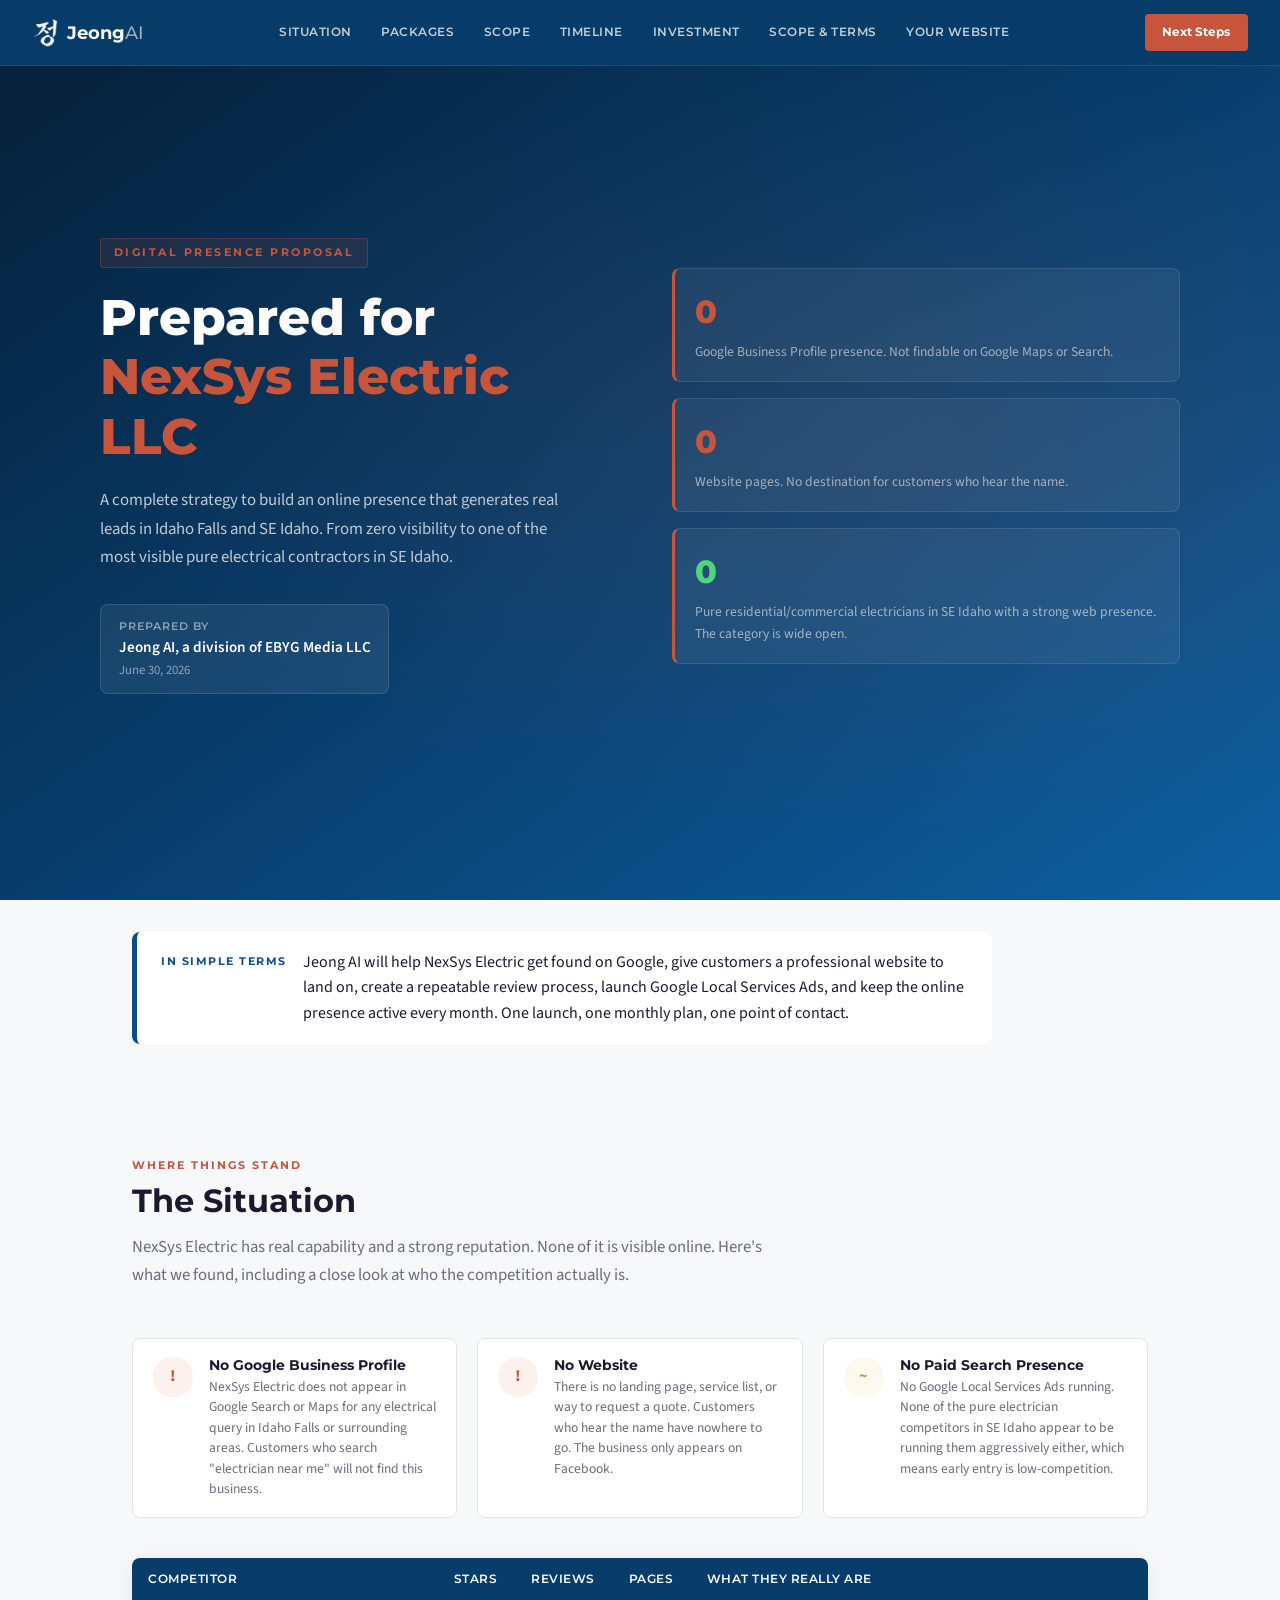
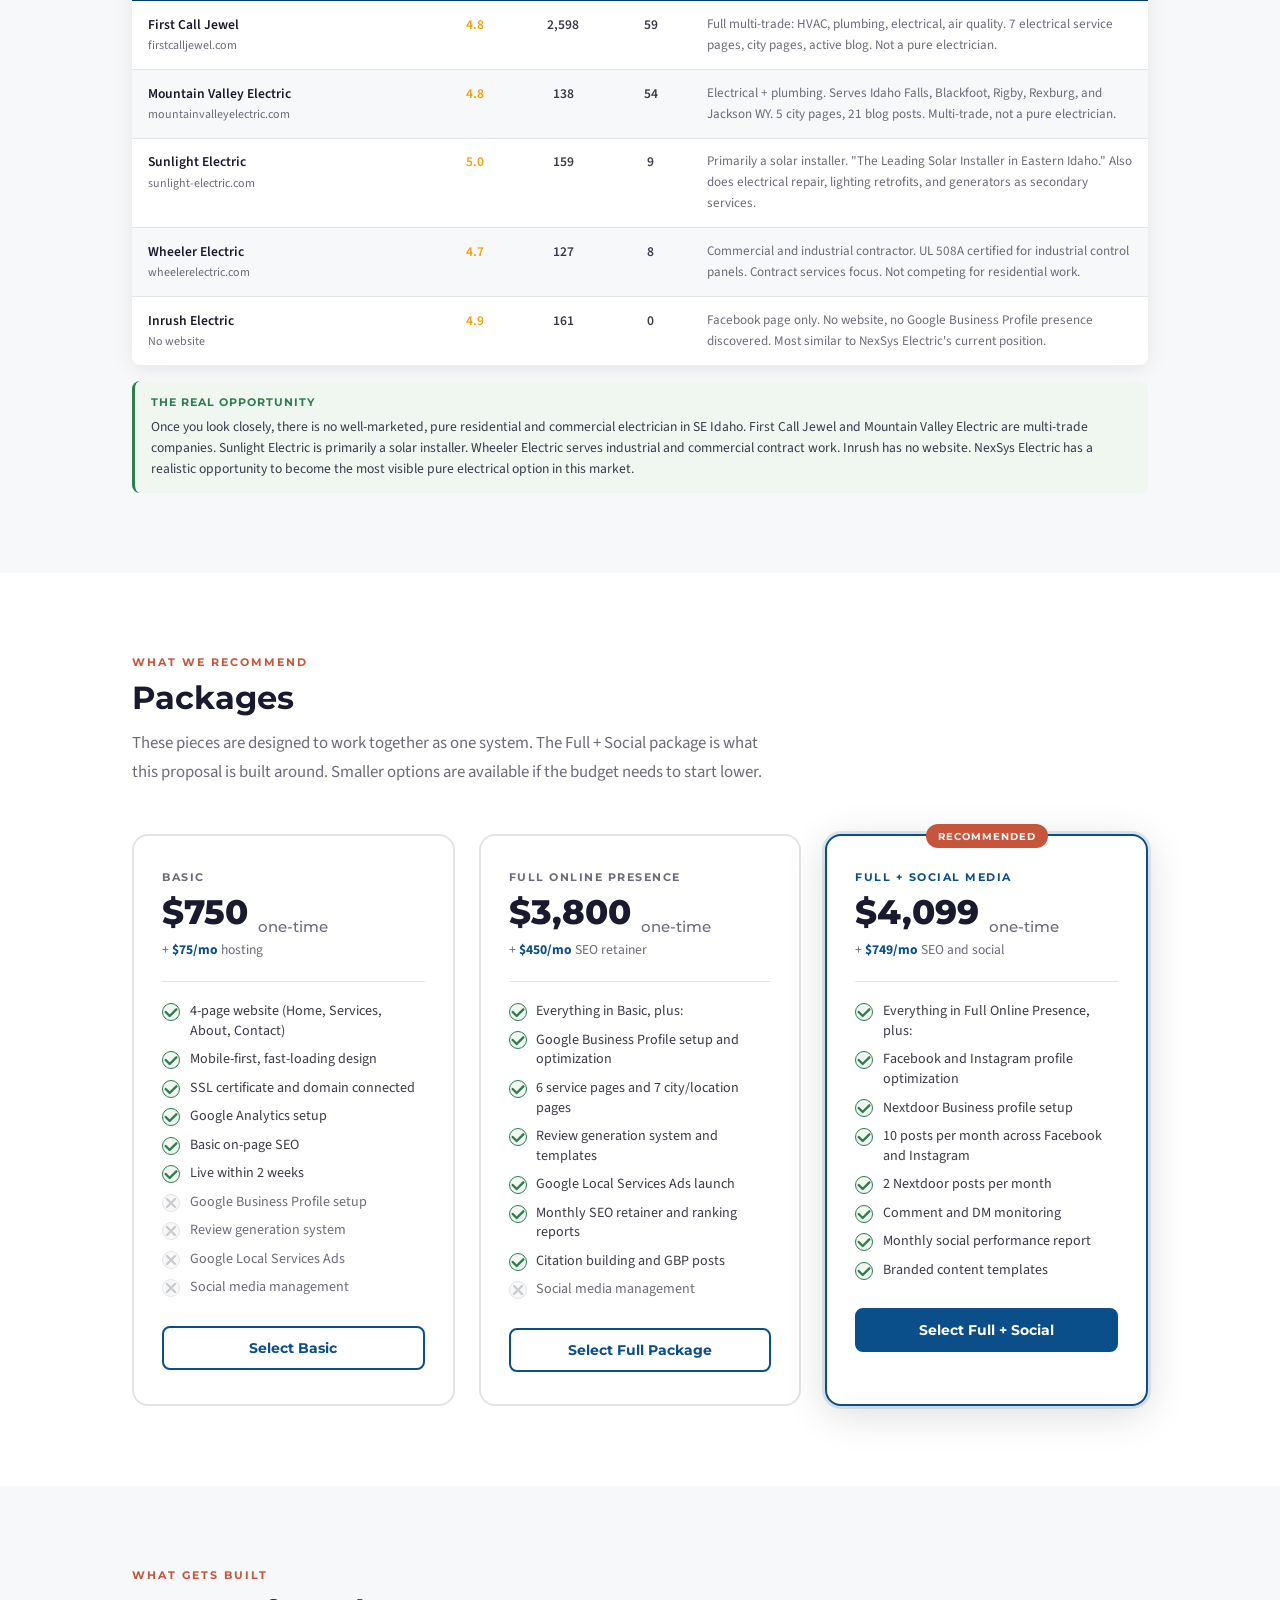
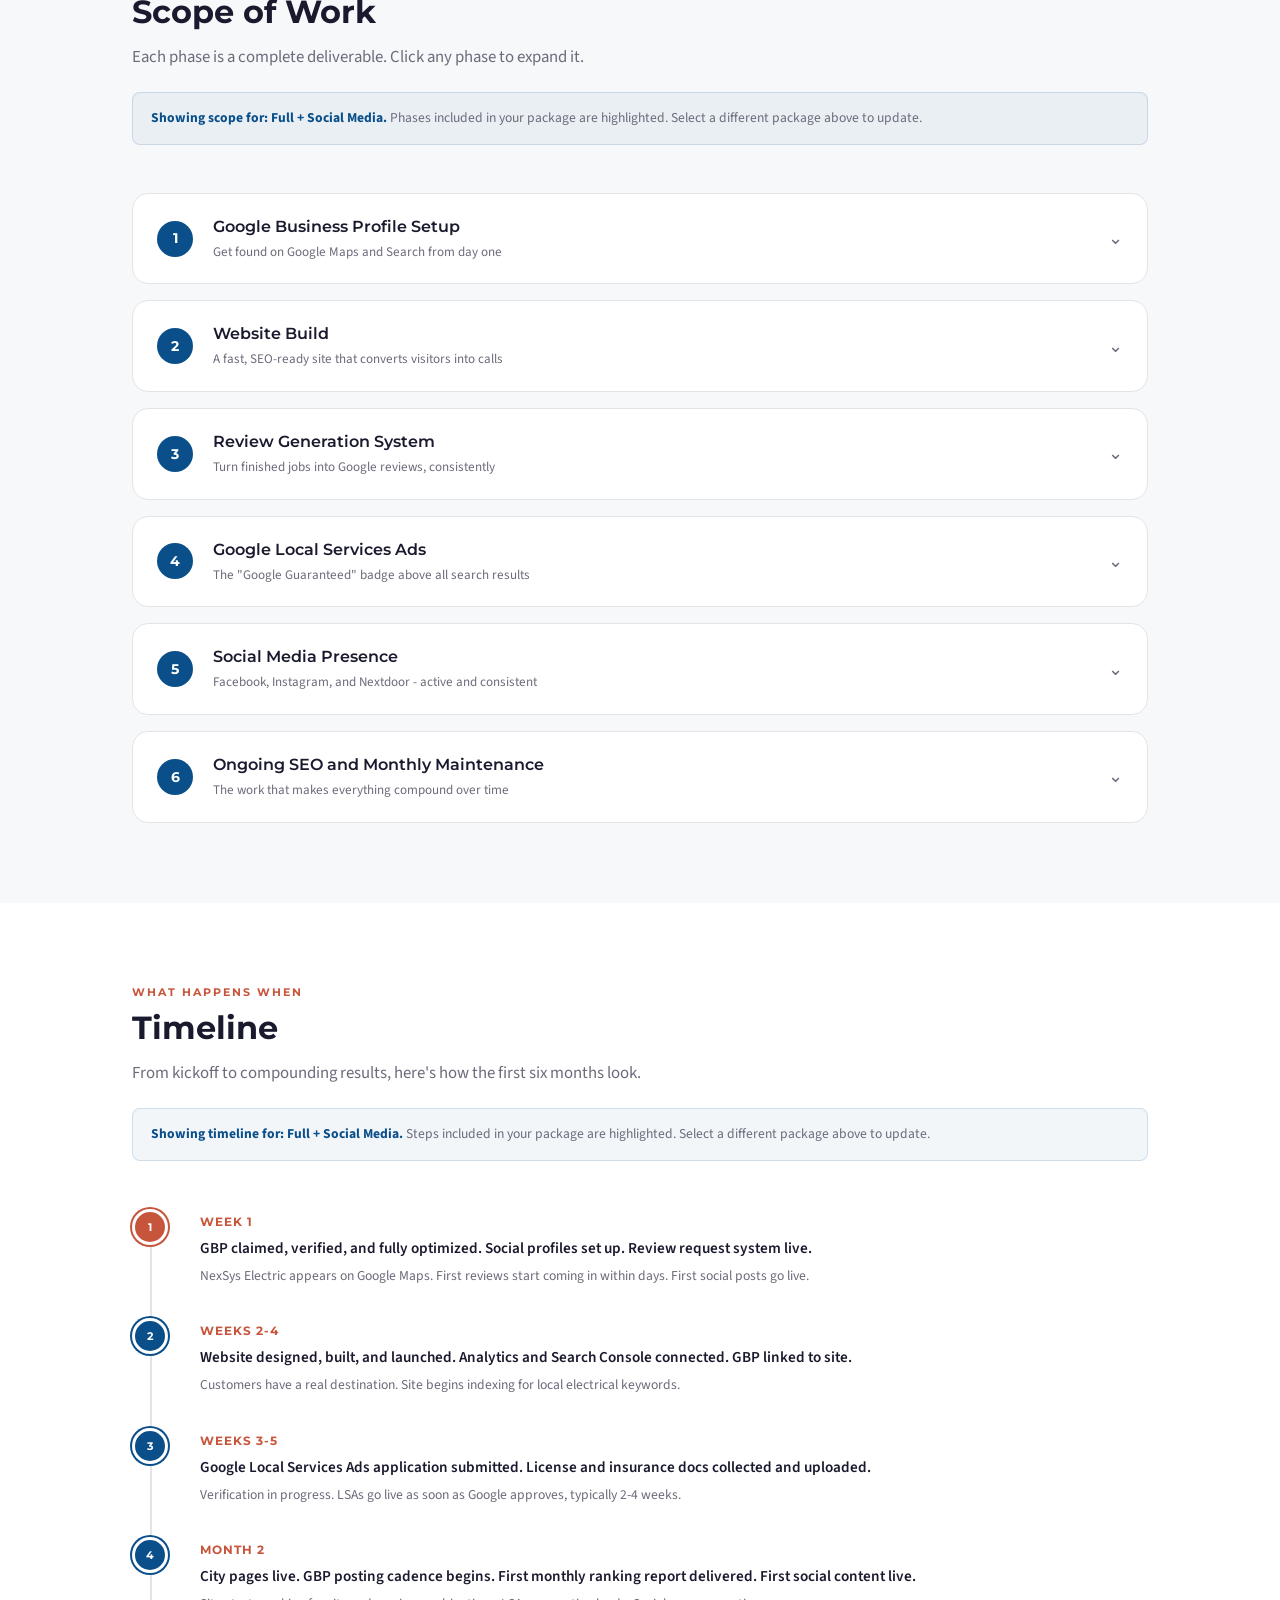
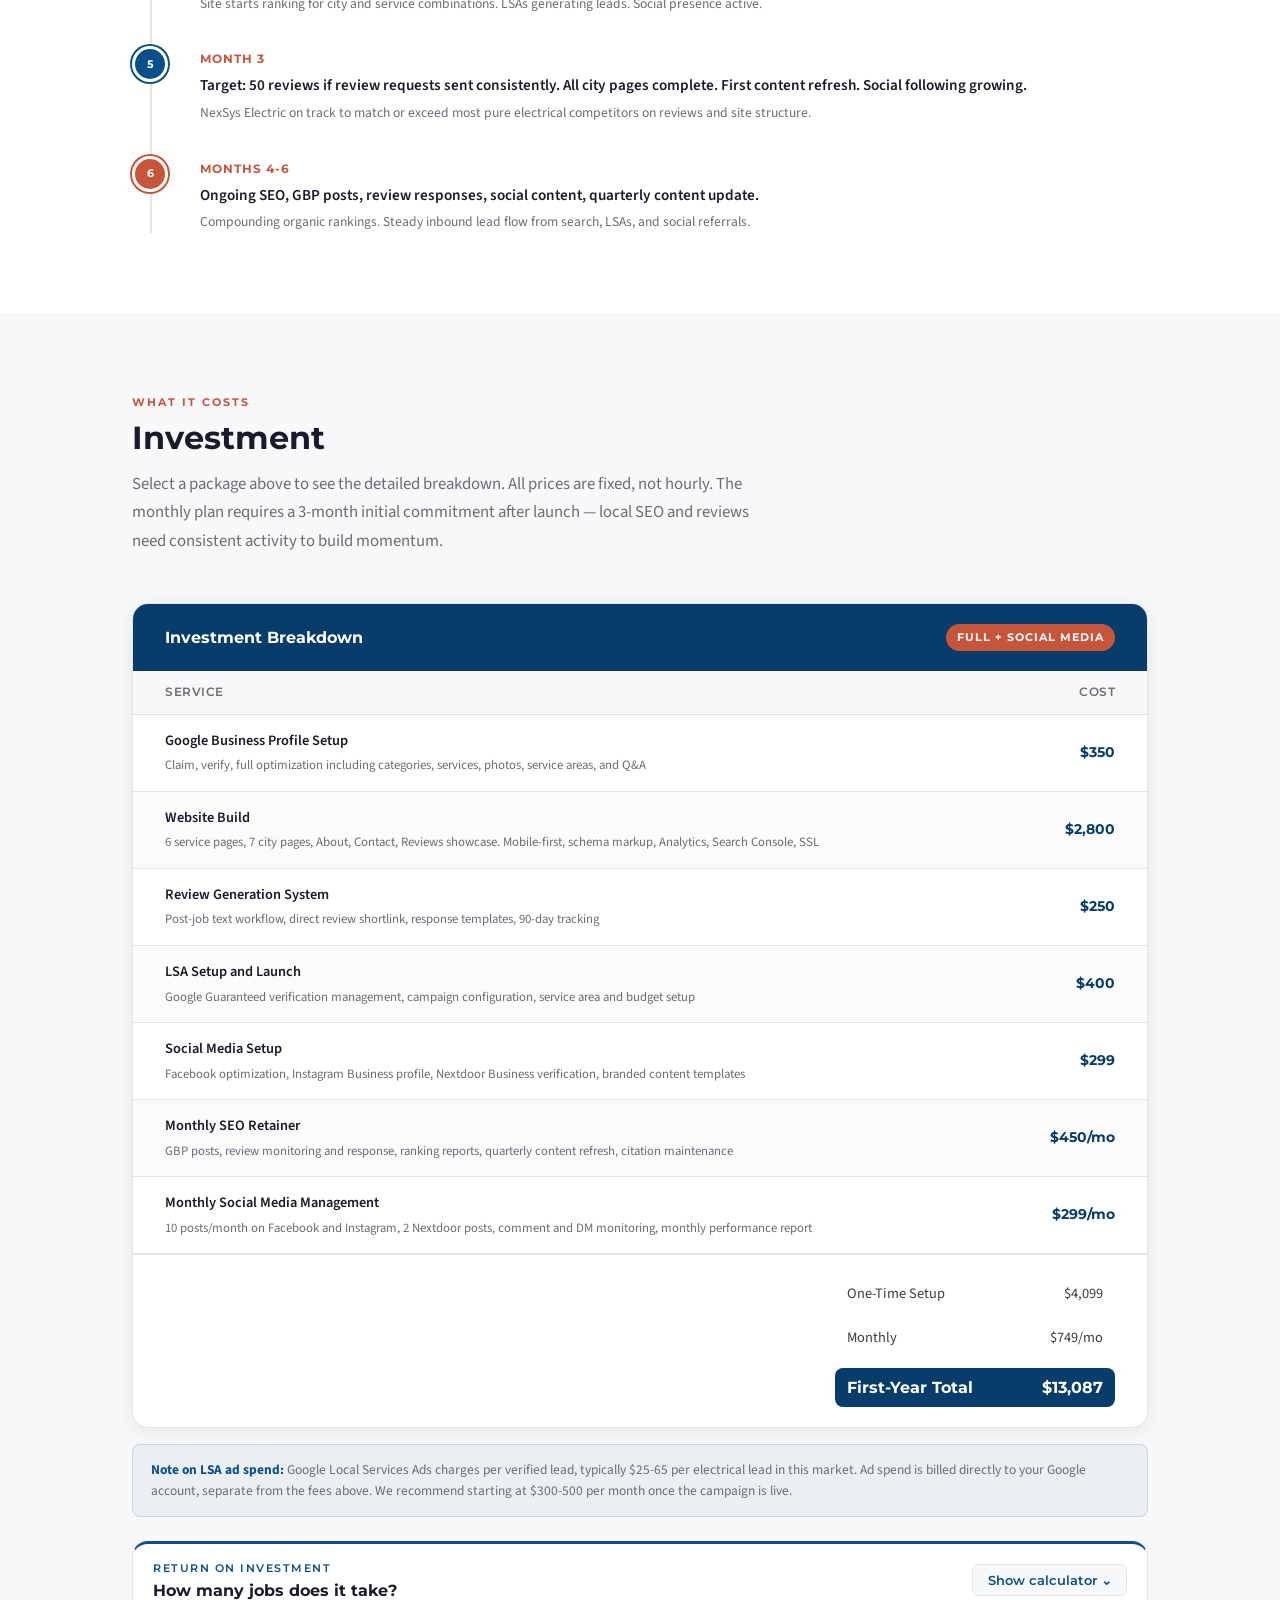
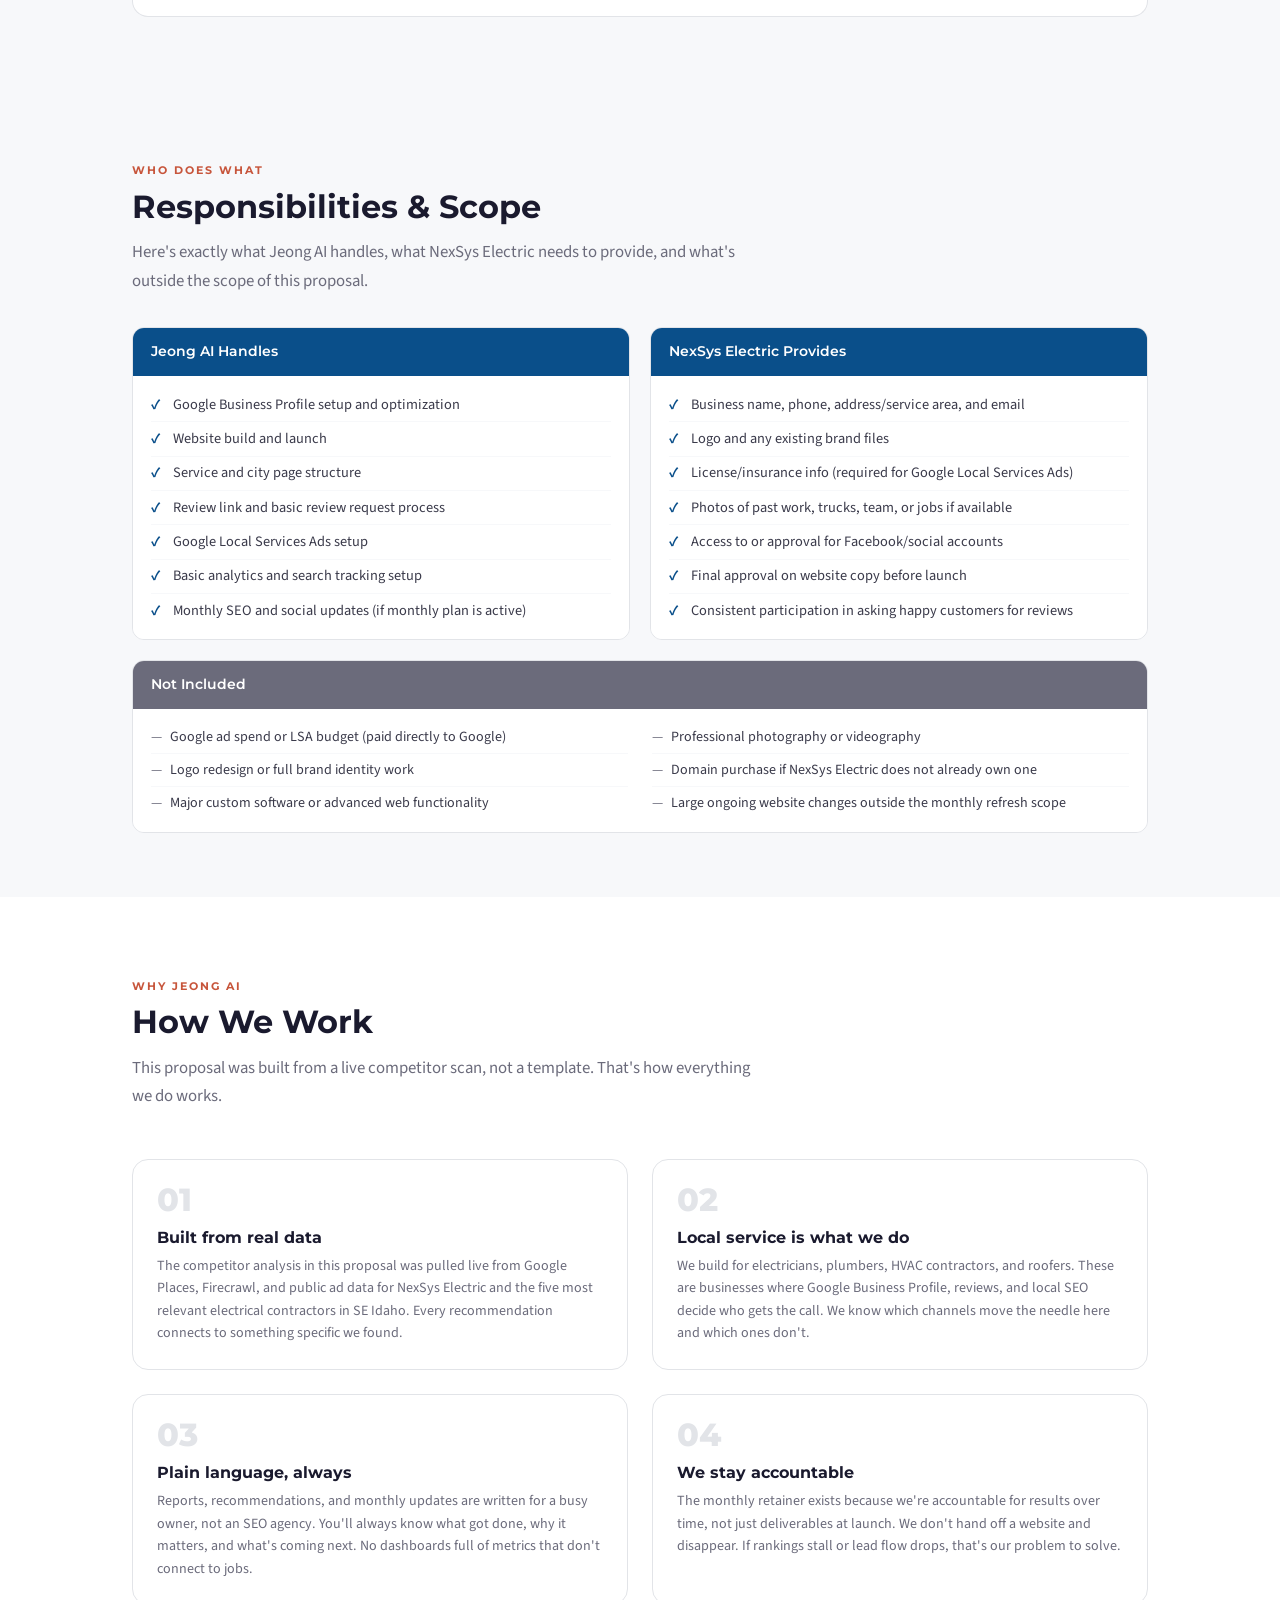
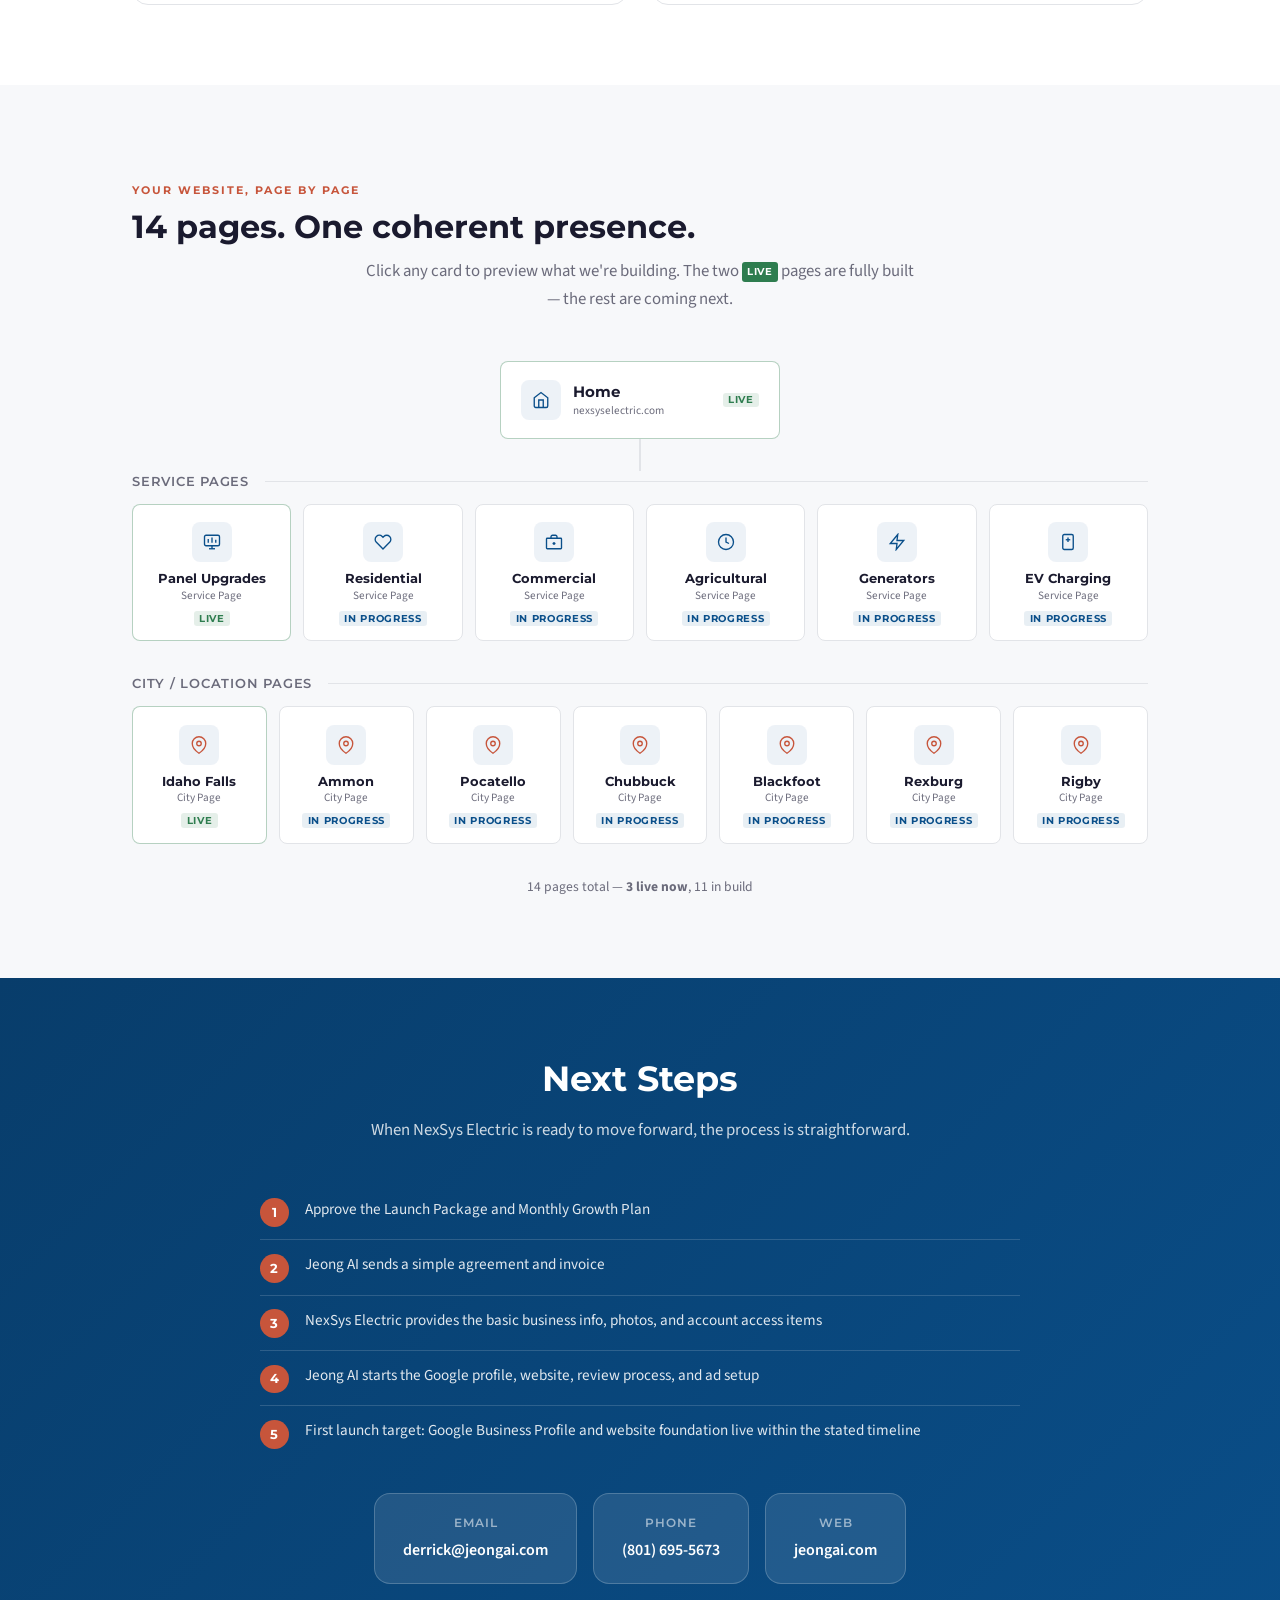
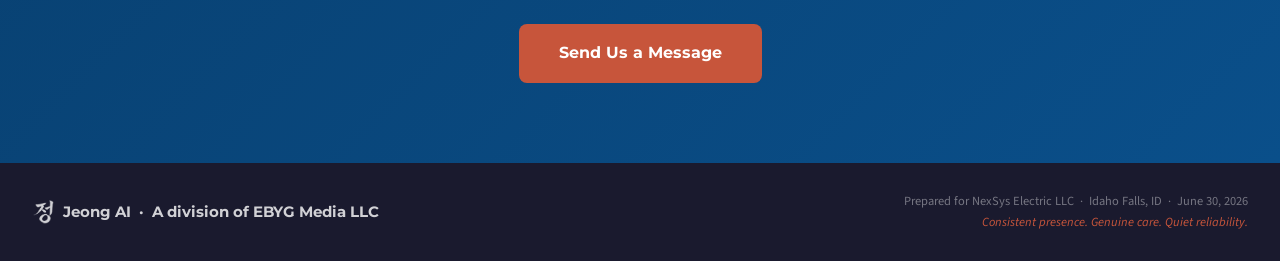
<file: proposals/nexsys-electric/index.html>
<!DOCTYPE html>
<html lang="en">
<head>
  <meta charset="UTF-8">
  <link rel="icon" type="image/png" href="../../favicon.png">
  <meta name="viewport" content="width=device-width, initial-scale=1.0">
  <title>NexSys Electric LLC - Digital Presence Proposal | Jeong AI</title>
  <link rel="preconnect" href="https://fonts.googleapis.com">
  <link rel="preconnect" href="https://fonts.gstatic.com" crossorigin>
  <link href="https://fonts.googleapis.com/css2?family=Montserrat:wght@400;500;600;700;800&family=Source+Sans+3:wght@300;400;500;600&display=swap" rel="stylesheet">
  <style>
    :root {
      --primary:       #0a4f8a;
      --primary-dark:  #083d6b;
      --primary-light: #1a6fb8;
      --accent:        #c7553b;
      --accent-dark:   #a8432d;
      --green:         #2e7d4f;
      --green-light:   #f0f7f1;
      --dark:          #1a1a2e;
      --text:          #3a3a4a;
      --text-light:    #6b6b7b;
      --light:         #f7f8fa;
      --white:         #ffffff;
      --border:        #e2e4e8;
      --font-head:     'Montserrat', sans-serif;
      --font-body:     'Source Sans 3', sans-serif;
      --radius:        8px;
      --radius-lg:     16px;
      --shadow:        0 4px 20px rgba(0,0,0,0.08);
      --shadow-lg:     0 8px 40px rgba(0,0,0,0.14);
    }
    *, *::before, *::after { box-sizing: border-box; margin: 0; padding: 0; }
    html { scroll-behavior: smooth; }
    body { font-family: var(--font-body); font-size: 16px; line-height: 1.65; color: var(--text); background: var(--white); -webkit-font-smoothing: antialiased; }
    h1,h2,h3,h4 { font-family: var(--font-head); color: var(--dark); line-height: 1.2; font-weight: 700; }
    a { color: var(--primary); text-decoration: none; }
    img { display: block; }
    .container { max-width: 1080px; margin: 0 auto; padding: 0 2rem; }

    /* NAV */
    .nav {
      position: fixed; top: 0; left: 0; right: 0; z-index: 100;
      background: rgba(8, 61, 107, 0.96); backdrop-filter: blur(10px);
      border-bottom: 1px solid rgba(255,255,255,0.1);
      padding: 0.9rem 2rem;
      display: flex; align-items: center; justify-content: space-between;
      transition: box-shadow 0.3s;
    }
    .nav.scrolled { box-shadow: 0 2px 20px rgba(0,0,0,0.3); }
    .nav-logo { display: flex; align-items: center; gap: 0.55rem; }
    .nav-logo img { height: 28px; width: auto; }
    .nav-logo span { font-family: var(--font-head); font-size: 1.1rem; font-weight: 700; color: var(--white); }
    .nav-logo span em { font-style: normal; font-weight: 500; color: rgba(255,255,255,0.6); }
    .nav-links { display: flex; gap: 0.25rem; }
    .nav-links a {
      font-family: var(--font-head); font-size: 0.78rem; font-weight: 600;
      color: rgba(255,255,255,0.75); padding: 0.4rem 0.8rem;
      border-radius: 4px; text-transform: uppercase; letter-spacing: 0.5px;
      transition: all 0.2s;
    }
    .nav-links a:hover { color: var(--white); background: rgba(255,255,255,0.1); }
    .nav-cta {
      font-family: var(--font-head); font-size: 0.78rem; font-weight: 700;
      background: var(--accent); color: var(--white);
      padding: 0.5rem 1.1rem; border-radius: 4px;
      transition: background 0.2s;
    }
    .nav-cta:hover { background: var(--accent-dark); color: var(--white); }

    /* HERO */
    .hero {
      min-height: 100vh;
      background: linear-gradient(145deg, #061e35 0%, var(--primary-dark) 50%, #0e5fa0 100%);
      display: flex; align-items: center;
      padding: 7rem 2rem 5rem;
      position: relative; overflow: hidden;
    }
    .hero::before {
      content: "";
      position: absolute; inset: 0;
      background: radial-gradient(ellipse at 70% 50%, rgba(199,85,59,0.12) 0%, transparent 60%);
    }
    .hero-grid { max-width: 1080px; margin: 0 auto; width: 100%; display: grid; grid-template-columns: 1fr 1fr; gap: 4rem; align-items: center; }
    .hero-kicker {
      display: inline-block; font-family: var(--font-head); font-size: 0.7rem;
      font-weight: 700; letter-spacing: 2.5px; text-transform: uppercase;
      color: var(--accent); background: rgba(199,85,59,0.12);
      border: 1px solid rgba(199,85,59,0.3); padding: 0.3rem 0.8rem;
      border-radius: 3px; margin-bottom: 1.25rem;
    }
    .hero h1 { font-size: 3.1rem; color: var(--white); margin-bottom: 1.25rem; font-weight: 800; }
    .hero h1 span { color: var(--accent); }
    .hero-sub { font-size: 1.05rem; color: rgba(255,255,255,0.75); line-height: 1.7; margin-bottom: 2rem; max-width: 480px; }
    .hero-prepared {
      display: inline-flex; align-items: center; gap: 0.75rem;
      background: rgba(255,255,255,0.07); border: 1px solid rgba(255,255,255,0.12);
      border-radius: var(--radius); padding: 0.75rem 1.1rem;
    }
    .hero-prepared-label { font-size: 0.7rem; text-transform: uppercase; letter-spacing: 1px; color: rgba(255,255,255,0.5); font-family: var(--font-head); font-weight: 600; }
    .hero-prepared-name { font-size: 0.95rem; color: var(--white); font-weight: 600; }
    .hero-prepared-date { font-size: 0.8rem; color: rgba(255,255,255,0.5); }
    .hero-stats { display: flex; flex-direction: column; gap: 1rem; }
    .hero-stat {
      background: rgba(255,255,255,0.06); border: 1px solid rgba(255,255,255,0.1);
      border-left: 3px solid var(--accent);
      border-radius: var(--radius); padding: 1.1rem 1.25rem;
    }
    .hero-stat-val { font-family: var(--font-head); font-size: 2rem; font-weight: 800; color: var(--white); }
    .hero-stat-label { font-size: 0.85rem; color: rgba(255,255,255,0.6); margin-top: 0.1rem; }
    .hero-stat.good .hero-stat-val { color: #4ade80; }
    .hero-stat.warn .hero-stat-val { color: var(--accent); }

    /* SECTION BASICS */
    section { padding: 5rem 0; }
    .section-label {
      font-family: var(--font-head); font-size: 0.7rem; font-weight: 700;
      letter-spacing: 2px; text-transform: uppercase; color: var(--accent);
      margin-bottom: 0.5rem;
    }
    .section-title { font-size: 2rem; margin-bottom: 0.75rem; }
    .section-lead { font-size: 1.05rem; color: var(--text-light); max-width: 640px; line-height: 1.7; }

    /* SITUATION */
    .situation { background: var(--light); }
    .situation-grid { display: grid; grid-template-columns: repeat(3, 1fr); gap: 1.25rem; margin-top: 3rem; }
    .situation-cards { display: contents; }
    .comp-table-section { margin-top: 2.5rem; }
    .sit-card {
      background: var(--white); border: 1px solid var(--border);
      border-radius: var(--radius); padding: 1.1rem 1.25rem;
      display: flex; align-items: flex-start; gap: 1rem;
    }
    .sit-card-icon {
      width: 2.5rem; height: 2.5rem; border-radius: 50%; flex-shrink: 0;
      display: flex; align-items: center; justify-content: center;
      font-size: 1rem; font-weight: 800;
    }
    .sit-card-icon.bad { background: #fdf1ee; color: var(--accent); }
    .sit-card-icon.ok { background: #fef9ee; color: #c7953b; }
    .sit-card h4 { font-size: 0.9rem; color: var(--dark); margin-bottom: 0.2rem; }
    .sit-card p { font-size: 0.85rem; color: var(--text-light); line-height: 1.5; }
    .comp-table { width: 100%; border-collapse: collapse; background: var(--white); border-radius: var(--radius); overflow: hidden; box-shadow: var(--shadow); }
    .comp-table thead th { background: var(--primary-dark); color: var(--white); font-family: var(--font-head); font-size: 0.72rem; font-weight: 600; text-transform: uppercase; letter-spacing: 0.5px; padding: 0.75rem 1rem; text-align: left; }
    .comp-table thead th:nth-child(2), .comp-table thead th:nth-child(3), .comp-table thead th:nth-child(4) { width: 80px; text-align: center; }
    .comp-table thead th:nth-child(5) { width: 45%; }
    .comp-table tbody td { padding: 0.8rem 1rem; border-bottom: 1px solid var(--border); font-size: 0.85rem; vertical-align: top; }
    .comp-table tbody td:nth-child(2), .comp-table tbody td:nth-child(3), .comp-table tbody td:nth-child(4) { text-align: center; font-weight: 600; }
    .comp-table tbody td:nth-child(5) { font-size: 0.82rem; color: var(--text-light); line-height: 1.6; }
    .comp-table tbody tr:last-child td { border-bottom: none; }
    .comp-table tbody tr:nth-child(even) { background: var(--light); }
    .comp-table .biz-name { font-weight: 600; color: var(--dark); }
    .comp-table .biz-note { font-size: 0.75rem; color: var(--text-light); }
    .comp-table .stars { color: #f59e0b; font-weight: 700; }
    .opp-note {
      margin-top: 1rem; background: var(--green-light); border-left: 3px solid var(--green);
      border-radius: var(--radius); padding: 0.85rem 1rem;
      font-size: 0.85rem; color: var(--text); line-height: 1.55;
    }
    .opp-note strong { color: var(--green); font-family: var(--font-head); font-size: 0.7rem; text-transform: uppercase; letter-spacing: 1px; display: block; margin-bottom: 0.25rem; }

    /* PACKAGES */
    .packages { background: var(--white); }
    .pkg-grid { display: grid; grid-template-columns: 1fr 1fr 1fr; gap: 1.5rem; margin-top: 3rem; }
    .pkg-card {
      border: 2px solid var(--border); border-radius: var(--radius-lg);
      padding: 2rem 1.75rem; cursor: pointer; position: relative;
      transition: all 0.25s; background: var(--white);
    }
    .pkg-card:hover { border-color: var(--primary-light); box-shadow: var(--shadow); }
    .pkg-card.active { border-color: var(--primary); box-shadow: 0 0 0 3px rgba(10,79,138,0.12), var(--shadow-lg); }
    .pkg-card.featured { border-color: var(--primary); }
    .pkg-badge {
      position: absolute; top: -0.75rem; left: 50%; transform: translateX(-50%);
      background: var(--accent); color: var(--white);
      font-family: var(--font-head); font-size: 0.65rem; font-weight: 700;
      text-transform: uppercase; letter-spacing: 1px;
      padding: 0.2rem 0.75rem; border-radius: 20px;
    }
    .pkg-name {
      font-family: var(--font-head); font-size: 0.7rem; font-weight: 700;
      text-transform: uppercase; letter-spacing: 1.5px; color: var(--text-light);
      margin-bottom: 0.5rem;
    }
    .pkg-card.active .pkg-name { color: var(--primary); }
    .pkg-price { font-family: var(--font-head); font-size: 2.1rem; font-weight: 800; color: var(--dark); line-height: 1; }
    .pkg-price sub { font-size: 0.95rem; font-weight: 500; color: var(--text-light); }
    .pkg-monthly { font-size: 0.85rem; color: var(--text-light); margin-top: 0.3rem; margin-bottom: 1.25rem; }
    .pkg-monthly strong { color: var(--primary); }
    .pkg-divider { height: 1px; background: var(--border); margin-bottom: 1.25rem; }
    .pkg-features { list-style: none; display: flex; flex-direction: column; gap: 0.55rem; }
    .pkg-features li { display: flex; gap: 0.6rem; align-items: flex-start; font-size: 0.88rem; color: var(--text); line-height: 1.4; }
    .pkg-features li::before { content: ""; width: 18px; height: 18px; border-radius: 50%; background: var(--green-light); border: 1.5px solid var(--green); flex-shrink: 0; margin-top: 0.05rem; background-image: url("data:image/svg+xml,%3Csvg xmlns='http://www.w3.org/2000/svg' viewBox='0 0 12 12'%3E%3Cpath d='M2 6l3 3 5-5' stroke='%232e7d4f' stroke-width='1.8' fill='none' stroke-linecap='round' stroke-linejoin='round'/%3E%3C/svg%3E"); background-repeat: no-repeat; background-position: center; }
    .pkg-features li.muted { color: var(--text-light); }
    .pkg-features li.muted::before { background: var(--light); border-color: var(--border); background-image: url("data:image/svg+xml,%3Csvg xmlns='http://www.w3.org/2000/svg' viewBox='0 0 12 12'%3E%3Cpath d='M3 3l6 6M9 3l-6 6' stroke='%23ccc' stroke-width='1.8' fill='none' stroke-linecap='round'/%3E%3C/svg%3E"); background-repeat: no-repeat; background-position: center; }
    .pkg-select-btn {
      display: block; width: 100%; margin-top: 1.75rem;
      font-family: var(--font-head); font-size: 0.85rem; font-weight: 700;
      padding: 0.75rem; border-radius: var(--radius); border: 2px solid var(--primary);
      background: transparent; color: var(--primary); cursor: pointer;
      transition: all 0.2s; text-align: center;
    }
    .pkg-card.active .pkg-select-btn { background: var(--primary); color: var(--white); }
    .pkg-select-btn:hover { background: var(--primary); color: var(--white); }

    /* SCOPE */
    .scope { background: var(--light); }
    .scope-phases { margin-top: 3rem; display: flex; flex-direction: column; gap: 1rem; }
    .phase {
      background: var(--white); border: 1px solid var(--border);
      border-radius: var(--radius-lg); overflow: hidden;
    }
    .phase-header {
      display: flex; align-items: center; gap: 1.25rem;
      padding: 1.25rem 1.5rem; cursor: pointer;
      transition: background 0.2s; user-select: none;
    }
    .phase-header:hover { background: var(--light); }
    .phase-num {
      width: 2.25rem; height: 2.25rem; border-radius: 50%;
      background: var(--primary); color: var(--white);
      font-family: var(--font-head); font-weight: 700; font-size: 0.85rem;
      display: flex; align-items: center; justify-content: center; flex-shrink: 0;
    }
    .phase.open .phase-num { background: var(--accent); }
    .phase-title { font-family: var(--font-head); font-size: 1rem; font-weight: 600; color: var(--dark); }
    .phase-subtitle { font-size: 0.82rem; color: var(--text-light); margin-top: 0.1rem; }
    .phase-arrow {
      margin-left: auto; font-size: 1.1rem; color: var(--text-light);
      transition: transform 0.25s;
    }
    .phase.open .phase-arrow { transform: rotate(180deg); }
    .phase-body {
      max-height: 0; overflow: hidden;
      transition: max-height 0.4s ease, padding 0.3s;
      padding: 0 1.5rem;
    }
    .phase.open .phase-body { max-height: 800px; padding: 0 1.5rem 1.5rem; }
    .phase-body-inner { border-top: 1px solid var(--border); padding-top: 1.25rem; }
    .phase-items { display: grid; grid-template-columns: 1fr 1fr; gap: 0.6rem; }
    .phase-item { display: flex; gap: 0.6rem; align-items: flex-start; font-size: 0.88rem; color: var(--text); }
    .phase-item::before { content: ""; width: 16px; height: 16px; border-radius: 50%; background: var(--green-light); background-image: url("data:image/svg+xml,%3Csvg xmlns='http://www.w3.org/2000/svg' viewBox='0 0 12 12'%3E%3Cpath d='M2 6l3 3 5-5' stroke='%232e7d4f' stroke-width='1.8' fill='none' stroke-linecap='round' stroke-linejoin='round'/%3E%3C/svg%3E"); background-repeat: no-repeat; background-position: center; border: 1px solid var(--green); flex-shrink: 0; margin-top: 0.1rem; }
    .phase-note { margin-top: 1rem; font-size: 0.84rem; color: var(--text-light); line-height: 1.55; padding: 0.75rem 1rem; background: var(--light); border-radius: var(--radius); }
    .scope-pkg-note {
      margin-top: 1.25rem; padding: 0.9rem 1.1rem;
      background: rgba(10,79,138,0.05); border: 1px solid rgba(10,79,138,0.15);
      border-radius: var(--radius); font-size: 0.85rem; color: var(--text-light);
    }
    .scope-pkg-note strong { color: var(--primary); }

    /* TIMELINE */
    .timeline-section { background: var(--white); }
    .timeline { margin-top: 3rem; display: flex; flex-direction: column; gap: 0; position: relative; }
    .timeline::before { content: ""; position: absolute; left: 1.1rem; top: 0; bottom: 0; width: 2px; background: var(--border); }
    .tl-row { transition: opacity 0.3s ease; }
    .tl-row { display: flex; gap: 2rem; padding-bottom: 2rem; position: relative; }
    .tl-row:last-child { padding-bottom: 0; }
    .tl-dot {
      width: 2.25rem; height: 2.25rem; border-radius: 50%; flex-shrink: 0;
      background: var(--primary); border: 3px solid var(--white);
      box-shadow: 0 0 0 2px var(--primary); z-index: 1;
      display: flex; align-items: center; justify-content: center;
      color: var(--white); font-size: 0.7rem; font-weight: 700; font-family: var(--font-head);
    }
    .tl-dot.accent { background: var(--accent); box-shadow: 0 0 0 2px var(--accent); }
    .tl-content { flex: 1; padding-top: 0.25rem; }
    .tl-when { font-family: var(--font-head); font-size: 0.72rem; font-weight: 700; text-transform: uppercase; letter-spacing: 1px; color: var(--accent); margin-bottom: 0.25rem; }
    .tl-what { font-weight: 600; color: var(--dark); font-size: 0.95rem; margin-bottom: 0.3rem; }
    .tl-outcome { font-size: 0.85rem; color: var(--text-light); line-height: 1.5; }

    /* INVESTMENT */
    .investment { background: var(--light); }
    .inv-display {
      margin-top: 3rem;
      background: var(--white); border: 1px solid var(--border);
      border-radius: var(--radius-lg); overflow: hidden; box-shadow: var(--shadow);
    }
    .inv-header {
      background: var(--primary-dark); color: var(--white);
      padding: 1.25rem 2rem; display: flex; justify-content: space-between; align-items: center;
    }
    .inv-header h3 { font-size: 1rem; color: var(--white); }
    .inv-pkg-tag {
      font-family: var(--font-head); font-size: 0.7rem; font-weight: 700;
      text-transform: uppercase; letter-spacing: 1px;
      background: var(--accent); color: var(--white);
      padding: 0.25rem 0.7rem; border-radius: 20px;
    }
    .inv-table { width: 100%; border-collapse: collapse; }
    .inv-table th { background: var(--light); font-family: var(--font-head); font-size: 0.72rem; font-weight: 600; text-transform: uppercase; letter-spacing: 0.5px; padding: 0.75rem 2rem; text-align: left; color: var(--text-light); border-bottom: 1px solid var(--border); }
    .inv-table th.num { text-align: right; }
    .inv-table td { padding: 0.9rem 2rem; border-bottom: 1px solid var(--border); font-size: 0.9rem; }
    .inv-table tr:last-child td { border-bottom: none; }
    .inv-table tr:nth-child(even) td { background: rgba(247,248,250,0.5); }
    .inv-table .item-name { font-weight: 600; color: var(--dark); }
    .inv-table .item-desc { font-size: 0.8rem; color: var(--text-light); margin-top: 0.15rem; }
    .inv-table .price { text-align: right; font-family: var(--font-head); font-weight: 700; color: var(--primary-dark); white-space: nowrap; }
    .inv-totals { border-top: 2px solid var(--border); padding: 1.25rem 2rem; display: flex; justify-content: flex-end; }
    .inv-totals-inner { display: flex; flex-direction: column; gap: 0.5rem; min-width: 280px; }
    .inv-total-row { display: flex; justify-content: space-between; font-size: 0.9rem; padding: 0.4rem 0.75rem; }
    .inv-total-row.grand {
      background: var(--primary-dark); color: var(--white);
      font-family: var(--font-head); font-weight: 700; font-size: 1rem;
      border-radius: var(--radius); margin-top: 0.25rem;
    }
    .inv-total-row .label { color: inherit; }
    .inv-note {
      margin-top: 1rem; padding: 0.9rem 1.1rem;
      background: rgba(10,79,138,0.05); border: 1px solid rgba(10,79,138,0.15);
      border-radius: var(--radius); font-size: 0.84rem; color: var(--text-light); line-height: 1.55;
    }
    .inv-note strong { color: var(--primary); }

    /* WHY */
    .why { background: var(--white); }
    .why-grid { display: grid; grid-template-columns: 1fr 1fr; gap: 1.5rem; margin-top: 3rem; }
    .why-card { padding: 1.5rem; border: 1px solid var(--border); border-radius: var(--radius-lg); }
    .why-card-num { font-family: var(--font-head); font-size: 2rem; font-weight: 800; color: var(--border); line-height: 1; margin-bottom: 0.75rem; }
    .why-card h3 { font-size: 1rem; margin-bottom: 0.5rem; }
    .why-card p { font-size: 0.88rem; color: var(--text-light); line-height: 1.6; }

    /* CTA */
    .cta-section {
      background: linear-gradient(135deg, var(--primary-dark), var(--primary));
      padding: 5rem 2rem;
    }
    .cta-inner { max-width: 680px; margin: 0 auto; text-align: center; }
    .cta-inner h2 { font-size: 2.2rem; color: var(--white); margin-bottom: 1rem; }
    .cta-inner p { color: rgba(255,255,255,0.8); font-size: 1.05rem; line-height: 1.7; margin-bottom: 2.5rem; }
    .cta-cards { display: flex; gap: 1rem; justify-content: center; flex-wrap: wrap; }
    .cta-card {
      background: rgba(255,255,255,0.1); border: 1px solid rgba(255,255,255,0.2);
      border-radius: var(--radius-lg); padding: 1.25rem 1.75rem;
      display: flex; flex-direction: column; align-items: center; gap: 0.25rem;
    }
    .cta-card-label { font-size: 0.72rem; text-transform: uppercase; letter-spacing: 1px; color: rgba(255,255,255,0.55); font-family: var(--font-head); font-weight: 600; }
    .cta-card-value { font-size: 1rem; color: var(--white); font-weight: 600; }
    .cta-btn {
      display: inline-block; margin-top: 2.5rem;
      background: var(--accent); color: var(--white);
      font-family: var(--font-head); font-size: 1rem; font-weight: 700;
      padding: 1rem 2.5rem; border-radius: var(--radius); border: none; cursor: pointer;
      transition: background 0.2s; text-decoration: none;
    }
    .cta-btn:hover { background: var(--accent-dark); color: var(--white); }

    /* ROI CALCULATOR */
    .roi-wrap {
      margin-top: 1.5rem;
      border: 1px solid var(--border);
      border-top: 3px solid var(--primary);
      border-radius: var(--radius-lg);
      background: var(--white);
      overflow: hidden;
    }
    .roi-header {
      display: flex;
      align-items: center;
      justify-content: space-between;
      padding: 1rem 1.25rem;
    }
    .roi-label {
      font-family: var(--font-head);
      font-size: 0.68rem;
      font-weight: 600;
      letter-spacing: 1.5px;
      text-transform: uppercase;
      color: var(--primary);
      margin-bottom: 0.2rem;
    }
    .roi-title {
      font-size: 1rem;
      font-weight: 700;
      color: var(--dark);
      margin: 0;
    }
    .roi-toggle {
      font-family: var(--font-head);
      font-size: 0.8rem;
      font-weight: 600;
      color: var(--primary);
      background: var(--light);
      border: 1px solid var(--border);
      border-radius: 6px;
      padding: 0.45rem 0.9rem;
      cursor: pointer;
      white-space: nowrap;
      transition: background 0.2s;
    }
    .roi-toggle:hover { background: #e3ecf5; }
    .roi-toggle.open { background: var(--primary); color: #fff; border-color: var(--primary); }
    .roi-body {
      padding: 0 1.25rem 1.25rem;
      border-top: 1px solid var(--border);
    }
    .roi-intro {
      font-size: 0.88rem;
      color: var(--text-light);
      margin: 1rem 0 1.25rem;
      line-height: 1.6;
    }
    .roi-inputs {
      display: grid;
      grid-template-columns: 1fr 1fr;
      gap: 1rem;
      margin-bottom: 1.5rem;
    }
    .roi-field label {
      display: block;
      font-family: var(--font-head);
      font-size: 0.75rem;
      font-weight: 600;
      color: var(--dark);
      margin-bottom: 0.4rem;
    }
    .roi-input-wrap {
      display: flex;
      align-items: center;
      border: 1.5px solid var(--border);
      border-radius: 8px;
      overflow: hidden;
      transition: border-color 0.2s;
    }
    .roi-input-wrap:focus-within { border-color: var(--primary); }
    .roi-prefix {
      padding: 0 0.6rem;
      font-size: 1rem;
      font-weight: 600;
      color: var(--text-light);
      background: var(--light);
      border-right: 1.5px solid var(--border);
      line-height: 2.5rem;
      height: 2.5rem;
      display: flex;
      align-items: center;
    }
    .roi-input-wrap input {
      flex: 1;
      border: none;
      outline: none;
      padding: 0 0.75rem;
      font-size: 1rem;
      font-weight: 600;
      color: var(--dark);
      height: 2.5rem;
      font-family: var(--font-head);
      background: transparent;
      width: 100%;
    }
    .roi-hint {
      font-size: 0.75rem;
      color: var(--text-light);
      margin-top: 0.3rem;
    }
    .roi-stats {
      display: grid;
      grid-template-columns: repeat(4, 1fr);
      gap: 0.75rem;
      margin-bottom: 1.25rem;
    }
    .roi-stat {
      background: var(--light);
      border-radius: 10px;
      padding: 0.85rem 0.9rem;
      text-align: center;
    }
    .roi-stat.highlight {
      background: var(--primary-dark);
    }
    .roi-stat-val {
      font-family: var(--font-head);
      font-size: 1.5rem;
      font-weight: 800;
      color: var(--dark);
      line-height: 1.1;
    }
    .roi-stat.highlight .roi-stat-val { color: #4ade80; }
    .roi-stat-label {
      font-size: 0.72rem;
      color: var(--text-light);
      margin-top: 0.3rem;
      line-height: 1.35;
    }
    .roi-stat.highlight .roi-stat-label { color: rgba(255,255,255,0.65); }
    .roi-summary {
      background: linear-gradient(135deg, #f0f5fb, #e8f0fa);
      border-left: 4px solid var(--primary);
      border-radius: 8px;
      padding: 0.85rem 1.1rem;
      font-size: 0.9rem;
      color: var(--dark);
      line-height: 1.6;
    }
    .roi-summary strong { color: var(--primary-dark); }
    @media (max-width: 600px) {
      .roi-inputs { grid-template-columns: 1fr; }
      .roi-stats { grid-template-columns: 1fr 1fr; }
    }

    /* FOOTER */
    .footer {
      background: var(--dark); padding: 1.75rem 2rem;
      display: flex; align-items: center; justify-content: space-between;
    }
    .footer-logo { display: flex; align-items: center; gap: 0.55rem; }
    .footer-logo img { height: 24px; width: auto; opacity: 0.8; }
    .footer-logo span { font-family: var(--font-head); font-size: 0.95rem; font-weight: 700; color: var(--white); opacity: 0.8; }
    .footer-right { text-align: right; font-size: 0.78rem; color: rgba(255,255,255,0.4); line-height: 1.7; }
    .footer-right .tagline { color: var(--accent); font-style: italic; }

    /* RESPONSIVE — TABLET ≤ 900px */
    @media (max-width: 900px) {
      .hero-grid { grid-template-columns: 1fr; gap: 2.5rem; }
      .hero h1 { font-size: 2.4rem; }
      .hero-stats { flex-direction: row; flex-wrap: wrap; gap: 0.75rem; }
      .hero-stat { flex: 1 1 calc(50% - 0.75rem); }
      .pkg-grid { grid-template-columns: 1fr 1fr; gap: 1.25rem; }
      .why-grid { grid-template-columns: 1fr 1fr; gap: 1.25rem; }
      .inv-header { flex-direction: column; align-items: flex-start; gap: 0.6rem; }
      .inv-table th, .inv-table td { padding-left: 1.25rem; padding-right: 1.25rem; }
      .inv-totals { padding: 1rem 1.25rem; }
      .comp-table-section { overflow-x: auto; -webkit-overflow-scrolling: touch; }
      .comp-table { min-width: 0; }
      .comp-table thead th:nth-child(5),
      .comp-table tbody td:nth-child(5) { width: auto; }
    }

    /* RESPONSIVE — MOBILE ≤ 640px */
    @media (max-width: 640px) {
      .container { padding: 0 1.1rem; }
      section { padding: 3.5rem 0; }

      /* Nav */
      .nav { padding: 0.75rem 1.1rem; }
      .nav-links { display: none; }
      .nav-cta { padding: 0.4rem 0.85rem; font-size: 0.72rem; }

      /* Hero */
      .hero { padding: 6rem 1.1rem 3.5rem; min-height: auto; }
      .hero-grid { grid-template-columns: 1fr; gap: 2rem; }
      .hero h1 { font-size: 1.9rem; }
      .hero-sub { font-size: 0.95rem; }
      .hero-stats { flex-direction: column; gap: 0.65rem; }
      .hero-stat { flex: none; }
      .hero-stat-val { font-size: 1.6rem; }
      .hero-prepared { flex-direction: column; align-items: flex-start; gap: 0.3rem; }

      /* Situation */
      .situation-grid { grid-template-columns: 1fr; }
      .section-title { font-size: 1.55rem; }
      .comp-table-section { overflow-x: auto; -webkit-overflow-scrolling: touch; }
      .comp-table { min-width: 0; }
      .comp-table thead th:nth-child(2),
      .comp-table thead th:nth-child(3),
      .comp-table thead th:nth-child(4) { width: 62px; }
      .comp-table thead th { font-size: 0.65rem; padding: 0.65rem 0.6rem; }
      .comp-table tbody td { padding: 0.7rem 0.6rem; font-size: 0.82rem; }
      .comp-table thead th:nth-child(5),
      .comp-table tbody td:nth-child(5) { display: none; }

      /* Packages */
      .pkg-grid { grid-template-columns: 1fr; }

      /* Scope */
      .phase-items { grid-template-columns: 1fr; }
      .phase-header { padding: 1rem 1.1rem; gap: 0.9rem; }
      .phase-body { padding: 0 1.1rem; }
      .phase.open .phase-body { padding: 0 1.1rem 1.1rem; }

      /* Investment */
      .inv-header { padding: 1rem 1.1rem; }
      .inv-table th, .inv-table td { padding-left: 1rem; padding-right: 1rem; font-size: 0.84rem; }
      .inv-totals { padding: 1rem; justify-content: stretch; }
      .inv-totals-inner { min-width: 0; width: 100%; }

      /* Why */
      .why-grid { grid-template-columns: 1fr; }

      /* CTA */
      .cta-inner h2 { font-size: 1.65rem; }
      .cta-cards { flex-direction: column; align-items: center; }
      .cta-card { width: 100%; max-width: 280px; }

      /* Footer */
      .footer { flex-direction: column; gap: 1rem; text-align: center; padding: 1.5rem 1.1rem; }
      .footer-right { text-align: center; }

      /* Responsibilities */
      .resp-grid { grid-template-columns: 1fr !important; }
      .not-included-list { grid-template-columns: 1fr !important; }

      /* Timeline */
      .tl-row { gap: 1rem; }
    }


    /* ── SITE PREVIEW SECTION ── */
    .site-preview {
      padding: 6rem 0 5rem;
      background: var(--light);
    }
    .section-intro {
      text-align: center;
      color: var(--text-light);
      font-size: 1.05rem;
      max-width: 560px;
      margin: 0 auto 3rem;
    }
    .live-badge-inline {
      display: inline-block;
      background: #2e7d4f;
      color: #fff;
      font-size: 0.65rem;
      font-weight: 700;
      letter-spacing: 0.08em;
      padding: 0.1em 0.45em;
      border-radius: 3px;
      vertical-align: middle;
      font-family: var(--font-head);
    }
    .sitemap-wrap {
      max-width: 1040px;
      margin: 0 auto;
    }
    .sm-row { display: flex; gap: 0.75rem; justify-content: center; }
    .sm-row--home { margin-bottom: 0; }
    .sm-connector--v {
      width: 2px; height: 2rem;
      background: var(--border);
      margin: 0 auto;
    }
    .sm-row-label {
      display: flex;
      align-items: center;
      gap: 1rem;
      margin-bottom: 0.75rem;
      color: var(--text-light);
      font-size: 0.8rem;
      font-weight: 600;
      letter-spacing: 0.06em;
      text-transform: uppercase;
      font-family: var(--font-head);
    }
    .sm-row-line { flex: 1; height: 1px; background: var(--border); }
    .sm-card {
      display: flex;
      flex-direction: column;
      align-items: center;
      text-align: center;
      gap: 0.5rem;
      background: var(--white);
      border: 1.5px solid var(--border);
      border-radius: var(--radius);
      padding: 1.1rem 0.75rem 0.9rem;
      cursor: pointer;
      transition: transform 0.18s, box-shadow 0.18s, border-color 0.18s;
      position: relative;
      outline: none;
      font-family: var(--font-body);
    }
    .sm-card:hover { transform: translateY(-3px); box-shadow: var(--shadow); border-color: var(--primary-light); }
    .sm-card:focus-visible { outline: 2px solid var(--primary); outline-offset: 2px; }
    .sm-card.live { border-color: rgba(46,125,79,0.35); }
    .sm-card.live:hover { border-color: #2e7d4f; }
    .sm-card--home {
      width: 280px;
      flex-direction: row;
      text-align: left;
      gap: 0.75rem;
      padding: 1.1rem 1.25rem;
    }
    .sm-row--services .sm-card { width: calc((100% - 5 * 0.75rem) / 6); min-width: 130px; flex: 1; }
    .sm-row--cities .sm-card { width: calc((100% - 6 * 0.75rem) / 7); min-width: 110px; flex: 1; }
    .sm-card-icon {
      width: 2.5rem; height: 2.5rem;
      border-radius: 8px;
      display: flex; align-items: center; justify-content: center;
      background: rgba(10,79,138,0.07);
      flex-shrink: 0;
    }
    .sm-card-icon svg { width: 18px; height: 18px; color: var(--primary); }
    .sm-icon--service .sm-card-icon,
    .sm-card--home .sm-card-icon { background: rgba(10,79,138,0.07); }
    .sm-icon--city .sm-card-icon { background: rgba(199,85,59,0.07); }
    .sm-icon--city svg { color: var(--accent); }
    .sm-card-text { flex: 1; min-width: 0; }
    .sm-card-title { font-size: 0.82rem; font-weight: 700; color: var(--dark); font-family: var(--font-head); white-space: nowrap; overflow: hidden; text-overflow: ellipsis; }
    .sm-card--home .sm-card-title { font-size: 0.95rem; white-space: normal; overflow: visible; }
    .sm-card-sub { font-size: 0.7rem; color: var(--text-light); margin-top: 0.1rem; }
    .sm-card-status {
      font-size: 0.6rem;
      font-weight: 700;
      letter-spacing: 0.07em;
      text-transform: uppercase;
      padding: 0.2em 0.55em;
      border-radius: 3px;
      font-family: var(--font-head);
      white-space: nowrap;
    }
    .sm-status--live { background: rgba(46,125,79,0.12); color: #2e7d4f; }
    .sm-status--soon { background: rgba(10,79,138,0.09); color: var(--primary); }
    .sm-page-count {
      text-align: center;
      margin-top: 2rem;
      font-size: 0.85rem;
      color: var(--text-light);
    }

    /* ── PAGE MODAL ── */
    .page-modal {
      display: none;
      position: fixed; inset: 0; z-index: 500;
      align-items: center; justify-content: center;
    }
    .page-modal.open { display: flex; }
    .modal-backdrop {
      position: absolute; inset: 0;
      background: rgba(10,15,30,0.72);
      backdrop-filter: blur(4px);
    }
    .modal-shell {
      position: relative; z-index: 1;
      width: min(92vw, 1000px);
      height: min(88vh, 760px);
      display: flex; flex-direction: column;
      border-radius: 12px;
      overflow: hidden;
      box-shadow: 0 24px 80px rgba(0,0,0,0.5);
    }
    .modal-chrome {
      background: #2b2d31;
      padding: 0.6rem 1rem;
      display: flex; align-items: center; gap: 0.75rem;
      flex-shrink: 0;
    }
    .modal-chrome-dots { display: flex; gap: 0.4rem; }
    .dot { width: 12px; height: 12px; border-radius: 50%; }
    .dot-red { background: #ff5f57; }
    .dot-yellow { background: #ffbd2e; }
    .dot-green { background: #28c840; }
    .modal-url-bar {
      flex: 1;
      background: #3c3f45;
      border-radius: 6px;
      padding: 0.3rem 0.75rem;
      font-size: 0.78rem;
      color: #c8cdd6;
      font-family: var(--font-body);
      white-space: nowrap;
      overflow: hidden;
      text-overflow: ellipsis;
    }
    .modal-close {
      background: none; border: none; cursor: pointer;
      color: #7a7f88; padding: 0.25rem;
      display: flex; align-items: center; justify-content: center;
      border-radius: 4px;
      transition: color 0.15s, background 0.15s;
    }
    .modal-close svg { width: 18px; height: 18px; }
    .modal-close:hover { color: #fff; background: rgba(255,255,255,0.1); }
    .modal-body {
      flex: 1;
      overflow: hidden;
      background: #fff;
    }
    .modal-body iframe {
      width: 100%; height: 100%;
      border: none;
      display: block;
    }
    /* Coming-soon modal content */
    .modal-coming-soon {
      height: 100%;
      display: flex;
      flex-direction: column;
      align-items: center;
      justify-content: center;
      gap: 1.5rem;
      background: var(--light);
      padding: 3rem;
      text-align: center;
    }
    .modal-cs-icon {
      width: 72px; height: 72px;
      border-radius: 50%;
      background: rgba(10,79,138,0.08);
      display: flex; align-items: center; justify-content: center;
    }
    .modal-cs-icon svg { width: 36px; height: 36px; color: var(--primary); }
    .modal-cs-title { font-family: var(--font-head); font-size: 1.35rem; font-weight: 700; color: var(--dark); }
    .modal-cs-sub { color: var(--text-light); font-size: 0.95rem; max-width: 340px; line-height: 1.6; }
    .modal-cs-badge {
      display: inline-flex; align-items: center; gap: 0.4rem;
      background: rgba(10,79,138,0.09);
      color: var(--primary);
      font-size: 0.78rem;
      font-weight: 600;
      font-family: var(--font-head);
      padding: 0.45rem 1rem;
      border-radius: 100px;
      letter-spacing: 0.04em;
    }
    .modal-cs-badge svg { width: 14px; height: 14px; }
    /* Wireframe preview rows */
    .modal-wireframe { width: 100%; max-width: 420px; }
    .wf-row {
      height: 10px; border-radius: 4px;
      background: #e2e4e8;
      margin-bottom: 8px;
    }
    .wf-row.wf-hero { height: 60px; margin-bottom: 14px; background: #d0d4da; }
    .wf-row.wf-short { width: 55%; }
    .wf-row.wf-med { width: 75%; }
    .wf-grid { display: grid; grid-template-columns: repeat(3, 1fr); gap: 8px; margin-bottom: 14px; }
    .wf-card { height: 52px; background: #dde0e6; border-radius: 6px; }

    @media (max-width: 900px) {
      .sm-row--services, .sm-row--cities { flex-wrap: wrap; }
      .sm-row--services .sm-card, .sm-row--cities .sm-card { min-width: 130px; flex: 0 0 calc(33% - 0.5rem); }
    }
    @media (max-width: 640px) {
      .sm-row--home { justify-content: stretch; }
      .sm-card--home { width: 100%; }
      .sm-row--services .sm-card, .sm-row--cities .sm-card { flex: 0 0 calc(50% - 0.375rem); }
      .modal-shell { width: 100vw; height: 100%; border-radius: 0; }
    }


    @media print {
      .nav, .pkg-select-btn { display: none !important; }
      body { font-size: 13px; }
      section { padding: 2rem 0; }
      .hero { min-height: auto; padding: 3rem 2rem; }
      .pkg-grid { gap: 0.75rem; }
    }
  </style>
</head>
<body>

  <!-- NAV -->
  <nav class="nav" id="nav">
    <div class="nav-logo">
      <img src="[data-uri]" alt="Jeong AI">
      <span>Jeong<em>AI</em></span>
    </div>
    <div class="nav-links">
      <a href="#situation">Situation</a>
      <a href="#packages">Packages</a>
      <a href="#scope">Scope</a>
      <a href="#timeline">Timeline</a>
      <a href="#investment">Investment</a>
      <a href="#responsibilities">Scope &amp; Terms</a>
      <a href="#site-preview">Your Website</a>
    </div>
    <a href="#cta" class="nav-cta">Next Steps</a>
  </nav>

  <!-- HERO -->
  <section class="hero" id="hero">
    <div class="hero-grid">
      <div>
        <span class="hero-kicker">Digital Presence Proposal</span>
        <h1>Prepared for<br><span>NexSys Electric LLC</span></h1>
        <p class="hero-sub">A complete strategy to build an online presence that generates real leads in Idaho Falls and SE Idaho. From zero visibility to one of the most visible pure electrical contractors in SE Idaho.</p>
        <div class="hero-prepared">
          <div>
            <div class="hero-prepared-label">Prepared by</div>
            <div class="hero-prepared-name">Jeong AI, a division of EBYG Media LLC</div>
            <div class="hero-prepared-date">June 30, 2026</div>
          </div>
        </div>
      </div>
      <div class="hero-stats">
        <div class="hero-stat warn">
          <div class="hero-stat-val">0</div>
          <div class="hero-stat-label">Google Business Profile presence. Not findable on Google Maps or Search.</div>
        </div>
        <div class="hero-stat warn">
          <div class="hero-stat-val">0</div>
          <div class="hero-stat-label">Website pages. No destination for customers who hear the name.</div>
        </div>
        <div class="hero-stat good">
          <div class="hero-stat-val">0</div>
          <div class="hero-stat-label">Pure residential/commercial electricians in SE Idaho with a strong web presence. The category is wide open.</div>
        </div>
      </div>
    </div>
  </section>

  <!-- PLAIN ENGLISH SUMMARY -->
  <section style="background:var(--light);padding:2rem 0;">
    <div class="container">
      <div style="background:#fff;border-left:5px solid var(--primary);border-radius:8px;padding:1.1rem 1.5rem;display:flex;align-items:flex-start;gap:1rem;max-width:860px;">
        <div style="flex-shrink:0;font-family:var(--font-head);font-size:0.68rem;font-weight:700;letter-spacing:1.5px;text-transform:uppercase;color:var(--primary);padding-top:0.2rem;">In Simple Terms</div>
        <p style="margin:0;font-size:1rem;color:var(--dark);line-height:1.6;">Jeong AI will help NexSys Electric get found on Google, give customers a professional website to land on, create a repeatable review process, launch Google Local Services Ads, and keep the online presence active every month. One launch, one monthly plan, one point of contact.</p>
      </div>
    </div>
  </section>

  <!-- SITUATION -->
  <section class="situation" id="situation">
    <div class="container">
      <div class="section-label">Where Things Stand</div>
      <h2 class="section-title">The Situation</h2>
      <p class="section-lead">NexSys Electric has real capability and a strong reputation. None of it is visible online. Here's what we found, including a close look at who the competition actually is.</p>
      <div class="situation-grid">
        <div class="situation-cards">
          <div class="sit-card">
            <div class="sit-card-icon bad">!</div>
            <div>
              <h4>No Google Business Profile</h4>
              <p>NexSys Electric does not appear in Google Search or Maps for any electrical query in Idaho Falls or surrounding areas. Customers who search "electrician near me" will not find this business.</p>
            </div>
          </div>
          <div class="sit-card">
            <div class="sit-card-icon bad">!</div>
            <div>
              <h4>No Website</h4>
              <p>There is no landing page, service list, or way to request a quote. Customers who hear the name have nowhere to go. The business only appears on Facebook.</p>
            </div>
          </div>
          <div class="sit-card">
            <div class="sit-card-icon ok">~</div>
            <div>
              <h4>No Paid Search Presence</h4>
              <p>No Google Local Services Ads running. None of the pure electrician competitors in SE Idaho appear to be running them aggressively either, which means early entry is low-competition.</p>
            </div>
          </div>
        </div>
      </div>
      <div class="comp-table-section">
        <table class="comp-table">
          <thead>
            <tr><th>Competitor</th><th>Stars</th><th>Reviews</th><th>Pages</th><th>What They Really Are</th></tr>
          </thead>
          <tbody>
            <tr>
              <td><div class="biz-name">First Call Jewel</div><div class="biz-note">firstcalljewel.com</div></td>
              <td class="stars">4.8</td><td>2,598</td><td>59</td>
              <td>Full multi-trade: HVAC, plumbing, electrical, air quality. 7 electrical service pages, city pages, active blog. Not a pure electrician.</td>
            </tr>
            <tr>
              <td><div class="biz-name">Mountain Valley Electric</div><div class="biz-note">mountainvalleyelectric.com</div></td>
              <td class="stars">4.8</td><td>138</td><td>54</td>
              <td>Electrical + plumbing. Serves Idaho Falls, Blackfoot, Rigby, Rexburg, and Jackson WY. 5 city pages, 21 blog posts. Multi-trade, not a pure electrician.</td>
            </tr>
            <tr>
              <td><div class="biz-name">Sunlight Electric</div><div class="biz-note">sunlight-electric.com</div></td>
              <td class="stars">5.0</td><td>159</td><td>9</td>
              <td>Primarily a solar installer. "The Leading Solar Installer in Eastern Idaho." Also does electrical repair, lighting retrofits, and generators as secondary services.</td>
            </tr>
            <tr>
              <td><div class="biz-name">Wheeler Electric</div><div class="biz-note">wheelerelectric.com</div></td>
              <td class="stars">4.7</td><td>127</td><td>8</td>
              <td>Commercial and industrial contractor. UL 508A certified for industrial control panels. Contract services focus. Not competing for residential work.</td>
            </tr>
            <tr>
              <td><div class="biz-name">Inrush Electric</div><div class="biz-note">No website</div></td>
              <td class="stars">4.9</td><td>161</td><td>0</td>
              <td>Facebook page only. No website, no Google Business Profile presence discovered. Most similar to NexSys Electric's current position.</td>
            </tr>
          </tbody>
        </table>
        <div class="opp-note">
          <strong>The Real Opportunity</strong>
          Once you look closely, there is no well-marketed, pure residential and commercial electrician in SE Idaho. First Call Jewel and Mountain Valley Electric are multi-trade companies. Sunlight Electric is primarily a solar installer. Wheeler Electric serves industrial and commercial contract work. Inrush has no website. NexSys Electric has a realistic opportunity to become the most visible pure electrical option in this market.
        </div>
      </div>
    </div>
  </section>

  <!-- PACKAGES -->
  <section class="packages" id="packages">
    <div class="container">
      <div class="section-label">What We Recommend</div>
      <h2 class="section-title">Packages</h2>
      <p class="section-lead">These pieces are designed to work together as one system. The Full + Social package is what this proposal is built around. Smaller options are available if the budget needs to start lower.</p>
      <div class="pkg-grid">

        <div class="pkg-card" data-pkg="basic" onclick="selectPkg('basic')">
          <div class="pkg-name">Basic</div>
          <div class="pkg-price">$750 <sub>one-time</sub></div>
          <div class="pkg-monthly">+ <strong>$75/mo</strong> hosting</div>
          <div class="pkg-divider"></div>
          <ul class="pkg-features">
            <li>4-page website (Home, Services, About, Contact)</li>
            <li>Mobile-first, fast-loading design</li>
            <li>SSL certificate and domain connected</li>
            <li>Google Analytics setup</li>
            <li>Basic on-page SEO</li>
            <li>Live within 2 weeks</li>
            <li class="muted">Google Business Profile setup</li>
            <li class="muted">Review generation system</li>
            <li class="muted">Google Local Services Ads</li>
            <li class="muted">Social media management</li>
          </ul>
          <button class="pkg-select-btn">Select Basic</button>
        </div>

        <div class="pkg-card" data-pkg="full" onclick="selectPkg('full')">
          <div class="pkg-name">Full Online Presence</div>
          <div class="pkg-price">$3,800 <sub>one-time</sub></div>
          <div class="pkg-monthly">+ <strong>$450/mo</strong> SEO retainer</div>
          <div class="pkg-divider"></div>
          <ul class="pkg-features">
            <li>Everything in Basic, plus:</li>
            <li>Google Business Profile setup and optimization</li>
            <li>6 service pages and 7 city/location pages</li>
            <li>Review generation system and templates</li>
            <li>Google Local Services Ads launch</li>
            <li>Monthly SEO retainer and ranking reports</li>
            <li>Citation building and GBP posts</li>
            <li class="muted">Social media management</li>
          </ul>
          <button class="pkg-select-btn">Select Full Package</button>
        </div>

        <div class="pkg-card featured" data-pkg="social" onclick="selectPkg('social')">
          <div class="pkg-badge">Recommended</div>
          <div class="pkg-name">Full + Social Media</div>
          <div class="pkg-price">$4,099 <sub>one-time</sub></div>
          <div class="pkg-monthly">+ <strong>$749/mo</strong> SEO and social</div>
          <div class="pkg-divider"></div>
          <ul class="pkg-features">
            <li>Everything in Full Online Presence, plus:</li>
            <li>Facebook and Instagram profile optimization</li>
            <li>Nextdoor Business profile setup</li>
            <li>10 posts per month across Facebook and Instagram</li>
            <li>2 Nextdoor posts per month</li>
            <li>Comment and DM monitoring</li>
            <li>Monthly social performance report</li>
            <li>Branded content templates</li>
          </ul>
          <button class="pkg-select-btn">Select Full + Social</button>
        </div>

      </div>
    </div>
  </section>

  <!-- SCOPE -->
  <section class="scope" id="scope">
    <div class="container">
      <div class="section-label">What Gets Built</div>
      <h2 class="section-title">Scope of Work</h2>
      <p class="section-lead">Each phase is a complete deliverable. Click any phase to expand it.</p>
      <div class="scope-pkg-note" id="scope-pkg-note">
        <strong>Showing scope for: Full + Social Media package.</strong> Select a package above to see what's included.
      </div>
      <div class="scope-phases">

        <div class="phase" id="ph-1">
          <div class="phase-header" onclick="togglePhase('ph-1')">
            <div class="phase-num">1</div>
            <div>
              <div class="phase-title">Google Business Profile Setup</div>
              <div class="phase-subtitle">Get found on Google Maps and Search from day one</div>
            </div>
            <div class="phase-arrow">&#8964;</div>
          </div>
          <div class="phase-body">
            <div class="phase-body-inner">
              <div class="phase-items">
                <div class="phase-item">Claim and verify the Google Business Profile</div>
                <div class="phase-item">Set primary and secondary categories</div>
                <div class="phase-item">Write a keyword-rich business description</div>
                <div class="phase-item">Add all services (panels, commercial, residential, EV)</div>
                <div class="phase-item">Configure service areas for 8 SE Idaho towns</div>
                <div class="phase-item">Upload photos and configure messaging</div>
                <div class="phase-item">Add Q&amp;A content for common electrical questions</div>
                <div class="phase-item">Link GBP to the new website once launched</div>
              </div>
              <div class="phase-note">The GBP is the anchor for everything else. Reviews, LSAs, and local rankings all connect to it. This is the single fastest move, and it's free to claim.</div>
            </div>
          </div>
        </div>

        <div class="phase" id="ph-2">
          <div class="phase-header" onclick="togglePhase('ph-2')">
            <div class="phase-num">2</div>
            <div>
              <div class="phase-title">Website Build</div>
              <div class="phase-subtitle">A fast, SEO-ready site that converts visitors into calls</div>
            </div>
            <div class="phase-arrow">&#8964;</div>
          </div>
          <div class="phase-body">
            <div class="phase-body-inner">
              <div class="phase-items">
                <div class="phase-item">Home, Services, About, Contact pages</div>
                <div class="phase-item">Dedicated page for electrical panel work</div>
                <div class="phase-item">Commercial and residential service pages</div>
                <div class="phase-item">EV charger, wiring, and lighting pages</div>
                <div class="phase-item">City pages for Idaho Falls, Ammon, Pocatello, Blackfoot, Rexburg, Rigby, Shelley</div>
                <div class="phase-item">Quote request form and contact integration</div>
                <div class="phase-item">SSL, mobile-first design, fast load times</div>
                <div class="phase-item">Google Analytics and Search Console connected</div>
                <div class="phase-item">Site setup that helps Google understand who NexSys Electric is, what services they offer, and what areas they serve (LocalBusiness schema)</div>
                <div class="phase-item">Reviews showcase page</div>
              </div>
              <div class="phase-note">No competitor in SE Idaho has a site with full service and city page coverage. Building it now creates a compounding SEO advantage that's hard to replicate.</div>
            </div>
          </div>
        </div>

        <div class="phase" id="ph-3">
          <div class="phase-header" onclick="togglePhase('ph-3')">
            <div class="phase-num">3</div>
            <div>
              <div class="phase-title">Review Generation System</div>
              <div class="phase-subtitle">Turn finished jobs into Google reviews, consistently</div>
            </div>
            <div class="phase-arrow">&#8964;</div>
          </div>
          <div class="phase-body">
            <div class="phase-body-inner">
              <div class="phase-items">
                <div class="phase-item">Post-job review request text message template</div>
                <div class="phase-item">Direct Google review shortlink for easy sharing</div>
                <div class="phase-item">90-day review count tracking dashboard</div>
                <div class="phase-item">Response templates for positive and negative reviews</div>
                <div class="phase-item">Target: 50 reviews in 90 days</div>
                <div class="phase-item">Target: 150 reviews in 6 months</div>
              </div>
              <div class="phase-note">The process takes 15 seconds per job. At 3-5 reviews per week, NexSys Electric can match every pure electrical competitor's review count within one quarter.</div>
            </div>
          </div>
        </div>

        <div class="phase" id="ph-4">
          <div class="phase-header" onclick="togglePhase('ph-4')">
            <div class="phase-num">4</div>
            <div>
              <div class="phase-title">Google Local Services Ads</div>
              <div class="phase-subtitle">The "Google Guaranteed" badge above all search results</div>
            </div>
            <div class="phase-arrow">&#8964;</div>
          </div>
          <div class="phase-body">
            <div class="phase-body-inner">
              <div class="phase-items">
                <div class="phase-item">Google Guaranteed verification management</div>
                <div class="phase-item">License and insurance document submission</div>
                <div class="phase-item">Background check coordination</div>
                <div class="phase-item">Campaign configuration for SE Idaho</div>
                <div class="phase-item">Service type and lead preference setup</div>
                <div class="phase-item">Monthly lead quality review and bid adjustments</div>
              </div>
              <div class="phase-note">LSAs charge per verified lead, not per click. Typical cost is $25-65 per electrical lead. As review count grows, LSA rankings improve automatically.</div>
            </div>
          </div>
        </div>

        <div class="phase" id="ph-5">
          <div class="phase-header" onclick="togglePhase('ph-5')">
            <div class="phase-num">5</div>
            <div>
              <div class="phase-title">Social Media Presence</div>
              <div class="phase-subtitle">Facebook, Instagram, and Nextdoor - active and consistent</div>
            </div>
            <div class="phase-arrow">&#8964;</div>
          </div>
          <div class="phase-body">
            <div class="phase-body-inner">
              <div class="phase-items">
                <div class="phase-item">Facebook Business page optimization</div>
                <div class="phase-item">Instagram Business profile setup</div>
                <div class="phase-item">Nextdoor Business profile (verified)</div>
                <div class="phase-item">Branded content templates for all platforms</div>
                <div class="phase-item">10 posts per month on Facebook and Instagram</div>
                <div class="phase-item">2 Nextdoor posts per month</div>
                <div class="phase-item">Job spotlights, tips, local presence, review highlights</div>
                <div class="phase-item">Comment and DM monitoring on weekdays</div>
                <div class="phase-item">Monthly social performance report</div>
              </div>
              <div class="phase-note">Nextdoor is the highest-trust referral platform for local tradespeople. No pure electrician competitor in SE Idaho appears to have an active Nextdoor Business presence.</div>
            </div>
          </div>
        </div>

        <div class="phase" id="ph-6">
          <div class="phase-header" onclick="togglePhase('ph-6')">
            <div class="phase-num">6</div>
            <div>
              <div class="phase-title">Ongoing SEO and Monthly Maintenance</div>
              <div class="phase-subtitle">The work that makes everything compound over time</div>
            </div>
            <div class="phase-arrow">&#8964;</div>
          </div>
          <div class="phase-body">
            <div class="phase-body-inner">
              <div class="phase-items">
                <div class="phase-item">2 GBP posts per month</div>
                <div class="phase-item">Review monitoring and 48-hour response</div>
                <div class="phase-item">Monthly keyword ranking report</div>
                <div class="phase-item">Quarterly site content refresh</div>
                <div class="phase-item">Citation building and listing cleanup — business name, address, and phone consistent across directories</div>
                <div class="phase-item">LSA lead quality review and disputes</div>
              </div>
              <div class="phase-note">Local search presence isn't a one-time build. Consistent activity over time is what separates businesses that rank well in local results from those that fade out after month three.</div>
            </div>
          </div>
        </div>

      </div>
    </div>
  </section>

  <!-- TIMELINE -->
  <section class="timeline-section" id="timeline">
    <div class="container">
      <div class="section-label">What Happens When</div>
      <h2 class="section-title">Timeline</h2>
      <p class="section-lead">From kickoff to compounding results, here's how the first six months look.</p>
      <div class="scope-pkg-note" id="tl-pkg-note">
        <strong>Showing timeline for: Full + Social Media package.</strong> Steps included in your package are highlighted. Select a different package above to update.
      </div>
      <div class="timeline">
        <div class="tl-row" id="tl-1">
          <div class="tl-dot accent">1</div>
          <div class="tl-content">
            <div class="tl-when">Week 1</div>
            <div class="tl-what" id="tl-1-what">GBP claimed, verified, and fully optimized. Social profiles set up. Review request system live.</div>
            <div class="tl-outcome" id="tl-1-outcome">NexSys Electric appears on Google Maps. First reviews start coming in within days. First social posts go live.</div>
          </div>
        </div>
        <div class="tl-row" id="tl-2">
          <div class="tl-dot">2</div>
          <div class="tl-content">
            <div class="tl-when">Weeks 2-4</div>
            <div class="tl-what" id="tl-2-what">Website designed, built, and launched. Analytics and Search Console connected. GBP linked to site.</div>
            <div class="tl-outcome" id="tl-2-outcome">Customers have a real destination. Site begins indexing for local electrical keywords.</div>
          </div>
        </div>
        <div class="tl-row" id="tl-3">
          <div class="tl-dot">3</div>
          <div class="tl-content">
            <div class="tl-when">Weeks 3-5</div>
            <div class="tl-what" id="tl-3-what">Google Local Services Ads application submitted. License and insurance docs collected and uploaded.</div>
            <div class="tl-outcome" id="tl-3-outcome">Verification in progress. LSAs go live as soon as Google approves, typically 2-4 weeks.</div>
          </div>
        </div>
        <div class="tl-row" id="tl-4">
          <div class="tl-dot">4</div>
          <div class="tl-content">
            <div class="tl-when">Month 2</div>
            <div class="tl-what" id="tl-4-what">City pages live. GBP posting cadence begins. First monthly ranking report delivered. First social content live.</div>
            <div class="tl-outcome" id="tl-4-outcome">Site starts ranking for city and service combinations. LSAs generating leads. Social presence active.</div>
          </div>
        </div>
        <div class="tl-row" id="tl-5">
          <div class="tl-dot">5</div>
          <div class="tl-content">
            <div class="tl-when">Month 3</div>
            <div class="tl-what" id="tl-5-what">Target: 50 reviews if review requests sent consistently. All city pages complete. First content refresh. Social following growing.</div>
            <div class="tl-outcome" id="tl-5-outcome">NexSys Electric on track to match or exceed most pure electrical competitors on reviews and site structure.</div>
          </div>
        </div>
        <div class="tl-row" id="tl-6">
          <div class="tl-dot accent">6</div>
          <div class="tl-content">
            <div class="tl-when">Months 4-6</div>
            <div class="tl-what" id="tl-6-what">Ongoing SEO, GBP posts, review responses, social content, quarterly content update.</div>
            <div class="tl-outcome" id="tl-6-outcome">Compounding organic rankings. Steady inbound lead flow from search, LSAs, and social referrals.</div>
          </div>
        </div>
      </div>
    </div>
  </section>

  <!-- INVESTMENT -->
  <section class="investment" id="investment">
    <div class="container">
      <div class="section-label">What It Costs</div>
      <h2 class="section-title">Investment</h2>
      <p class="section-lead">Select a package above to see the detailed breakdown. All prices are fixed, not hourly. The monthly plan requires a 3-month initial commitment after launch — local SEO and reviews need consistent activity to build momentum.</p>
      <div class="inv-display">
        <div class="inv-header">
          <h3>Investment Breakdown</h3>
          <span class="inv-pkg-tag" id="inv-pkg-tag">Full + Social Media</span>
        </div>
        <table class="inv-table">
          <thead>
            <tr><th>Service</th><th class="num">Cost</th></tr>
          </thead>
          <tbody id="inv-tbody"></tbody>
        </table>
        <div class="inv-totals">
          <div class="inv-totals-inner" id="inv-totals"></div>
        </div>
      </div>
      <div class="inv-note">
        <strong>Note on LSA ad spend:</strong> Google Local Services Ads charges per verified lead, typically $25-65 per electrical lead in this market. Ad spend is billed directly to your Google account, separate from the fees above. We recommend starting at $300-500 per month once the campaign is live.
      </div>

      <!-- ROI CALCULATOR -->
      <div class="roi-wrap" id="roi-wrap">
        <div class="roi-header">
          <div>
            <div class="roi-label">Return on Investment</div>
            <h3 class="roi-title">How many jobs does it take?</h3>
          </div>
          <button class="roi-toggle" id="roi-toggle" onclick="toggleRoi()" aria-expanded="false">
            Show calculator &#8964;
          </button>
        </div>

        <div class="roi-body" id="roi-body" style="display:none;">
          <p class="roi-intro">Enter your average profit per job and a conservative estimate of how many new jobs per month a stronger online presence could bring in. The numbers update instantly.</p>

          <div class="roi-inputs">
            <div class="roi-field">
              <label for="roi-profit">Average profit per job</label>
              <div class="roi-input-wrap">
                <span class="roi-prefix">$</span>
                <input type="number" id="roi-profit" value="450" min="50" max="50000" step="50" oninput="calcRoi()">
              </div>
              <div class="roi-hint">Revenue minus labor, materials, and overhead</div>
            </div>
            <div class="roi-field">
              <label for="roi-jobs">Estimated new jobs/month</label>
              <div class="roi-input-wrap">
                <input type="number" id="roi-jobs" value="3" min="1" max="100" step="1" oninput="calcRoi()" style="padding-left:1rem;">
              </div>
              <div class="roi-hint">Conservative — how many extra jobs online visibility could bring</div>
            </div>
          </div>

          <div class="roi-stats" id="roi-stats"></div>

          <div class="roi-summary" id="roi-summary"></div>
        </div>
      </div>

    </div>
  </section>

  <!-- RESPONSIBILITIES -->
  <section style="background:var(--light);padding:4rem 0;" id="responsibilities">
    <div class="container">
      <div class="section-label">Who Does What</div>
      <h2 class="section-title">Responsibilities &amp; Scope</h2>
      <p class="section-lead">Here's exactly what Jeong AI handles, what NexSys Electric needs to provide, and what's outside the scope of this proposal.</p>

      <div class="resp-grid" style="display:grid;grid-template-columns:1fr 1fr;gap:1.25rem;margin-top:2rem;">
        <!-- Jeong AI Handles -->
        <div style="border:1px solid var(--border);border-radius:12px;overflow:hidden;">
          <div style="background:var(--primary);color:#fff;padding:0.75rem 1.1rem;font-family:var(--font-head);font-weight:600;font-size:0.9rem;">Jeong AI Handles</div>
          <ul style="list-style:none;padding:0.75rem 1.1rem;margin:0;background:#fff;">
            <li style="padding:0.3rem 0 0.3rem 1.4rem;position:relative;border-bottom:1px solid var(--light);font-size:0.9rem;"><span style="position:absolute;left:0;color:var(--primary);font-weight:700;">✓</span>Google Business Profile setup and optimization</li>
            <li style="padding:0.3rem 0 0.3rem 1.4rem;position:relative;border-bottom:1px solid var(--light);font-size:0.9rem;"><span style="position:absolute;left:0;color:var(--primary);font-weight:700;">✓</span>Website build and launch</li>
            <li style="padding:0.3rem 0 0.3rem 1.4rem;position:relative;border-bottom:1px solid var(--light);font-size:0.9rem;"><span style="position:absolute;left:0;color:var(--primary);font-weight:700;">✓</span>Service and city page structure</li>
            <li style="padding:0.3rem 0 0.3rem 1.4rem;position:relative;border-bottom:1px solid var(--light);font-size:0.9rem;"><span style="position:absolute;left:0;color:var(--primary);font-weight:700;">✓</span>Review link and basic review request process</li>
            <li style="padding:0.3rem 0 0.3rem 1.4rem;position:relative;border-bottom:1px solid var(--light);font-size:0.9rem;"><span style="position:absolute;left:0;color:var(--primary);font-weight:700;">✓</span>Google Local Services Ads setup</li>
            <li style="padding:0.3rem 0 0.3rem 1.4rem;position:relative;border-bottom:1px solid var(--light);font-size:0.9rem;"><span style="position:absolute;left:0;color:var(--primary);font-weight:700;">✓</span>Basic analytics and search tracking setup</li>
            <li style="padding:0.3rem 0 0.3rem 1.4rem;position:relative;font-size:0.9rem;"><span style="position:absolute;left:0;color:var(--primary);font-weight:700;">✓</span>Monthly SEO and social updates (if monthly plan is active)</li>
          </ul>
        </div>

        <!-- NexSys Electric Provides -->
        <div style="border:1px solid var(--border);border-radius:12px;overflow:hidden;">
          <div style="background:var(--primary);color:#fff;padding:0.75rem 1.1rem;font-family:var(--font-head);font-weight:600;font-size:0.9rem;">NexSys Electric Provides</div>
          <ul style="list-style:none;padding:0.75rem 1.1rem;margin:0;background:#fff;">
            <li style="padding:0.3rem 0 0.3rem 1.4rem;position:relative;border-bottom:1px solid var(--light);font-size:0.9rem;"><span style="position:absolute;left:0;color:var(--primary);font-weight:700;">✓</span>Business name, phone, address/service area, and email</li>
            <li style="padding:0.3rem 0 0.3rem 1.4rem;position:relative;border-bottom:1px solid var(--light);font-size:0.9rem;"><span style="position:absolute;left:0;color:var(--primary);font-weight:700;">✓</span>Logo and any existing brand files</li>
            <li style="padding:0.3rem 0 0.3rem 1.4rem;position:relative;border-bottom:1px solid var(--light);font-size:0.9rem;"><span style="position:absolute;left:0;color:var(--primary);font-weight:700;">✓</span>License/insurance info (required for Google Local Services Ads)</li>
            <li style="padding:0.3rem 0 0.3rem 1.4rem;position:relative;border-bottom:1px solid var(--light);font-size:0.9rem;"><span style="position:absolute;left:0;color:var(--primary);font-weight:700;">✓</span>Photos of past work, trucks, team, or jobs if available</li>
            <li style="padding:0.3rem 0 0.3rem 1.4rem;position:relative;border-bottom:1px solid var(--light);font-size:0.9rem;"><span style="position:absolute;left:0;color:var(--primary);font-weight:700;">✓</span>Access to or approval for Facebook/social accounts</li>
            <li style="padding:0.3rem 0 0.3rem 1.4rem;position:relative;border-bottom:1px solid var(--light);font-size:0.9rem;"><span style="position:absolute;left:0;color:var(--primary);font-weight:700;">✓</span>Final approval on website copy before launch</li>
            <li style="padding:0.3rem 0 0.3rem 1.4rem;position:relative;font-size:0.9rem;"><span style="position:absolute;left:0;color:var(--primary);font-weight:700;">✓</span>Consistent participation in asking happy customers for reviews</li>
          </ul>
        </div>
      </div>

      <!-- Not Included -->
      <div style="border:1px solid var(--border);border-radius:12px;overflow:hidden;margin-top:1.25rem;">
        <div style="background:var(--text-light);color:#fff;padding:0.75rem 1.1rem;font-family:var(--font-head);font-weight:600;font-size:0.9rem;">Not Included</div>
        <ul class="not-included-list" style="list-style:none;padding:0.75rem 1.1rem;margin:0;background:#fff;display:grid;grid-template-columns:1fr 1fr;gap:0 1.5rem;">
          <li style="padding:0.28rem 0 0.28rem 1.2rem;position:relative;font-size:0.88rem;color:var(--text);border-bottom:1px solid var(--light);"><span style="position:absolute;left:0;color:var(--text-light);">—</span>Google ad spend or LSA budget (paid directly to Google)</li>
          <li style="padding:0.28rem 0 0.28rem 1.2rem;position:relative;font-size:0.88rem;color:var(--text);border-bottom:1px solid var(--light);"><span style="position:absolute;left:0;color:var(--text-light);">—</span>Professional photography or videography</li>
          <li style="padding:0.28rem 0 0.28rem 1.2rem;position:relative;font-size:0.88rem;color:var(--text);border-bottom:1px solid var(--light);"><span style="position:absolute;left:0;color:var(--text-light);">—</span>Logo redesign or full brand identity work</li>
          <li style="padding:0.28rem 0 0.28rem 1.2rem;position:relative;font-size:0.88rem;color:var(--text);border-bottom:1px solid var(--light);"><span style="position:absolute;left:0;color:var(--text-light);">—</span>Domain purchase if NexSys Electric does not already own one</li>
          <li style="padding:0.28rem 0 0.28rem 1.2rem;position:relative;font-size:0.88rem;color:var(--text);"><span style="position:absolute;left:0;color:var(--text-light);">—</span>Major custom software or advanced web functionality</li>
          <li style="padding:0.28rem 0 0.28rem 1.2rem;position:relative;font-size:0.88rem;color:var(--text);"><span style="position:absolute;left:0;color:var(--text-light);">—</span>Large ongoing website changes outside the monthly refresh scope</li>
        </ul>
      </div>
    </div>
  </section>

  <!-- WHY -->
  <section class="why" id="why">
    <div class="container">
      <div class="section-label">Why Jeong AI</div>
      <h2 class="section-title">How We Work</h2>
      <p class="section-lead">This proposal was built from a live competitor scan, not a template. That's how everything we do works.</p>
      <div class="why-grid">
        <div class="why-card">
          <div class="why-card-num">01</div>
          <h3>Built from real data</h3>
          <p>The competitor analysis in this proposal was pulled live from Google Places, Firecrawl, and public ad data for NexSys Electric and the five most relevant electrical contractors in SE Idaho. Every recommendation connects to something specific we found.</p>
        </div>
        <div class="why-card">
          <div class="why-card-num">02</div>
          <h3>Local service is what we do</h3>
          <p>We build for electricians, plumbers, HVAC contractors, and roofers. These are businesses where Google Business Profile, reviews, and local SEO decide who gets the call. We know which channels move the needle here and which ones don't.</p>
        </div>
        <div class="why-card">
          <div class="why-card-num">03</div>
          <h3>Plain language, always</h3>
          <p>Reports, recommendations, and monthly updates are written for a busy owner, not an SEO agency. You'll always know what got done, why it matters, and what's coming next. No dashboards full of metrics that don't connect to jobs.</p>
        </div>
        <div class="why-card">
          <div class="why-card-num">04</div>
          <h3>We stay accountable</h3>
          <p>The monthly retainer exists because we're accountable for results over time, not just deliverables at launch. We don't hand off a website and disappear. If rankings stall or lead flow drops, that's our problem to solve.</p>
        </div>
      </div>
    </div>
  </section>


  <!-- YOUR WEBSITE PREVIEW -->
  <section class="site-preview" id="site-preview">
    <div class="container">
      <div class="section-label">Your Website, Page by Page</div>
      <h2 class="section-title">14 pages. One coherent presence.</h2>
      <p class="section-intro">Click any card to preview what we're building. The two <span class="live-badge-inline">LIVE</span> pages are fully built — the rest are coming next.</p>

      <!-- SITE MAP -->
      <div class="sitemap-wrap">

        <!-- Home -->
        <div class="sm-row sm-row--home">
          <button class="sm-card sm-card--home live" data-title="Home" data-subtitle="The hub — services overview, trust signals, lead form" data-type="home" data-url="/pages/index.html">
            <div class="sm-card-icon">
              <svg viewBox="0 0 24 24" fill="none" stroke="currentColor" stroke-width="1.8"><path d="M3 9l9-7 9 7v11a2 2 0 0 1-2 2H5a2 2 0 0 1-2-2z"/><polyline points="9 22 9 12 15 12 15 22"/></svg>
            </div>
            <div class="sm-card-text">
              <div class="sm-card-title">Home</div>
              <div class="sm-card-sub">nexsyselectric.com</div>
            </div>
            <div class="sm-card-status sm-status--live">Live</div>
          </button>
        </div>

        <!-- Connector line -->
        <div class="sm-connector sm-connector--v"></div>

        <!-- Services row label -->
        <div class="sm-row-label">
          <span>Service Pages</span>
          <div class="sm-row-line"></div>
        </div>

        <div class="sm-row sm-row--services">
          <button class="sm-card live" data-title="Electrical Panel Upgrades" data-subtitle="Service Page · Panels, breaker upgrades, load centers" data-type="service" data-url="/pages/electrical-panel-upgrades.html">
            <div class="sm-card-icon sm-icon--service">
              <svg viewBox="0 0 24 24" fill="none" stroke="currentColor" stroke-width="1.8"><rect x="2" y="3" width="20" height="14" rx="2"/><line x1="12" y1="17" x2="12" y2="21"/><line x1="8" y1="21" x2="16" y2="21"/><line x1="7" y1="8" x2="7" y2="13"/><line x1="12" y1="6" x2="12" y2="13"/><line x1="17" y1="9" x2="17" y2="13"/></svg>
            </div>
            <div class="sm-card-text">
              <div class="sm-card-title">Panel Upgrades</div>
              <div class="sm-card-sub">Service Page</div>
            </div>
            <div class="sm-card-status sm-status--live">Live</div>
          </button>

          <button class="sm-card coming-soon" data-title="Residential Electrical" data-subtitle="Service Page · Home wiring, outlets, circuits, safety" data-type="service">
            <div class="sm-card-icon sm-icon--service">
              <svg viewBox="0 0 24 24" fill="none" stroke="currentColor" stroke-width="1.8"><path d="M20.84 4.61a5.5 5.5 0 0 0-7.78 0L12 5.67l-1.06-1.06a5.5 5.5 0 0 0-7.78 7.78l1.06 1.06L12 21.23l7.78-7.78 1.06-1.06a5.5 5.5 0 0 0 0-7.78z"/></svg>
            </div>
            <div class="sm-card-text">
              <div class="sm-card-title">Residential</div>
              <div class="sm-card-sub">Service Page</div>
            </div>
            <div class="sm-card-status sm-status--soon">In Progress</div>
          </button>

          <button class="sm-card coming-soon" data-title="Commercial Electrical" data-subtitle="Service Page · Office builds, tenant improvements, inspections" data-type="service">
            <div class="sm-card-icon sm-icon--service">
              <svg viewBox="0 0 24 24" fill="none" stroke="currentColor" stroke-width="1.8"><rect x="2" y="7" width="20" height="14" rx="1"/><path d="M16 7V5a2 2 0 0 0-2-2h-4a2 2 0 0 0-2 2v2"/><line x1="12" y1="12" x2="12" y2="16"/><line x1="10" y1="14" x2="14" y2="14"/></svg>
            </div>
            <div class="sm-card-text">
              <div class="sm-card-title">Commercial</div>
              <div class="sm-card-sub">Service Page</div>
            </div>
            <div class="sm-card-status sm-status--soon">In Progress</div>
          </button>

          <button class="sm-card coming-soon" data-title="Agricultural Electrical" data-subtitle="Service Page · Irrigation, barn wiring, rural service" data-type="service">
            <div class="sm-card-icon sm-icon--service">
              <svg viewBox="0 0 24 24" fill="none" stroke="currentColor" stroke-width="1.8"><path d="M12 2a10 10 0 1 0 10 10A10 10 0 0 0 12 2z"/><path d="M12 6v6l4 2"/></svg>
            </div>
            <div class="sm-card-text">
              <div class="sm-card-title">Agricultural</div>
              <div class="sm-card-sub">Service Page</div>
            </div>
            <div class="sm-card-status sm-status--soon">In Progress</div>
          </button>

          <button class="sm-card coming-soon" data-title="Generator Installation" data-subtitle="Service Page · Standby, portable, transfer switches" data-type="service">
            <div class="sm-card-icon sm-icon--service">
              <svg viewBox="0 0 24 24" fill="none" stroke="currentColor" stroke-width="1.8"><polygon points="13 2 3 14 12 14 11 22 21 10 12 10 13 2"/></svg>
            </div>
            <div class="sm-card-text">
              <div class="sm-card-title">Generators</div>
              <div class="sm-card-sub">Service Page</div>
            </div>
            <div class="sm-card-status sm-status--soon">In Progress</div>
          </button>

          <button class="sm-card coming-soon" data-title="EV Charging Stations" data-subtitle="Service Page · Level 2 home chargers, commercial stations" data-type="service">
            <div class="sm-card-icon sm-icon--service">
              <svg viewBox="0 0 24 24" fill="none" stroke="currentColor" stroke-width="1.8"><rect x="5" y="2" width="14" height="20" rx="2"/><path d="M12 6v6"/><path d="M9 9h6"/></svg>
            </div>
            <div class="sm-card-text">
              <div class="sm-card-title">EV Charging</div>
              <div class="sm-card-sub">Service Page</div>
            </div>
            <div class="sm-card-status sm-status--soon">In Progress</div>
          </button>
        </div>

        <!-- City rows label -->
        <div class="sm-row-label" style="margin-top:2rem;">
          <span>City / Location Pages</span>
          <div class="sm-row-line"></div>
        </div>

        <div class="sm-row sm-row--cities">
          <button class="sm-card live" data-title="Electrician in Idaho Falls, ID" data-subtitle="City Page · Serving Idaho Falls and surrounding areas" data-type="city" data-url="/pages/electrician-idaho-falls.html">
            <div class="sm-card-icon sm-icon--city">
              <svg viewBox="0 0 24 24" fill="none" stroke="currentColor" stroke-width="1.8"><path d="M21 10c0 7-9 13-9 13S3 17 3 10a9 9 0 0 1 18 0z"/><circle cx="12" cy="10" r="3"/></svg>
            </div>
            <div class="sm-card-text">
              <div class="sm-card-title">Idaho Falls</div>
              <div class="sm-card-sub">City Page</div>
            </div>
            <div class="sm-card-status sm-status--live">Live</div>
          </button>

          <button class="sm-card coming-soon" data-title="Electrician in Ammon, ID" data-subtitle="City Page · Electricians serving Ammon, ID" data-type="city">
            <div class="sm-card-icon sm-icon--city">
              <svg viewBox="0 0 24 24" fill="none" stroke="currentColor" stroke-width="1.8"><path d="M21 10c0 7-9 13-9 13S3 17 3 10a9 9 0 0 1 18 0z"/><circle cx="12" cy="10" r="3"/></svg>
            </div>
            <div class="sm-card-text">
              <div class="sm-card-title">Ammon</div>
              <div class="sm-card-sub">City Page</div>
            </div>
            <div class="sm-card-status sm-status--soon">In Progress</div>
          </button>

          <button class="sm-card coming-soon" data-title="Electrician in Pocatello, ID" data-subtitle="City Page · Electricians serving Pocatello, ID" data-type="city">
            <div class="sm-card-icon sm-icon--city">
              <svg viewBox="0 0 24 24" fill="none" stroke="currentColor" stroke-width="1.8"><path d="M21 10c0 7-9 13-9 13S3 17 3 10a9 9 0 0 1 18 0z"/><circle cx="12" cy="10" r="3"/></svg>
            </div>
            <div class="sm-card-text">
              <div class="sm-card-title">Pocatello</div>
              <div class="sm-card-sub">City Page</div>
            </div>
            <div class="sm-card-status sm-status--soon">In Progress</div>
          </button>

          <button class="sm-card coming-soon" data-title="Electrician in Chubbuck, ID" data-subtitle="City Page · Electricians serving Chubbuck, ID" data-type="city">
            <div class="sm-card-icon sm-icon--city">
              <svg viewBox="0 0 24 24" fill="none" stroke="currentColor" stroke-width="1.8"><path d="M21 10c0 7-9 13-9 13S3 17 3 10a9 9 0 0 1 18 0z"/><circle cx="12" cy="10" r="3"/></svg>
            </div>
            <div class="sm-card-text">
              <div class="sm-card-title">Chubbuck</div>
              <div class="sm-card-sub">City Page</div>
            </div>
            <div class="sm-card-status sm-status--soon">In Progress</div>
          </button>

          <button class="sm-card coming-soon" data-title="Electrician in Blackfoot, ID" data-subtitle="City Page · Electricians serving Blackfoot, ID" data-type="city">
            <div class="sm-card-icon sm-icon--city">
              <svg viewBox="0 0 24 24" fill="none" stroke="currentColor" stroke-width="1.8"><path d="M21 10c0 7-9 13-9 13S3 17 3 10a9 9 0 0 1 18 0z"/><circle cx="12" cy="10" r="3"/></svg>
            </div>
            <div class="sm-card-text">
              <div class="sm-card-title">Blackfoot</div>
              <div class="sm-card-sub">City Page</div>
            </div>
            <div class="sm-card-status sm-status--soon">In Progress</div>
          </button>

          <button class="sm-card coming-soon" data-title="Electrician in Rexburg, ID" data-subtitle="City Page · Electricians serving Rexburg, ID" data-type="city">
            <div class="sm-card-icon sm-icon--city">
              <svg viewBox="0 0 24 24" fill="none" stroke="currentColor" stroke-width="1.8"><path d="M21 10c0 7-9 13-9 13S3 17 3 10a9 9 0 0 1 18 0z"/><circle cx="12" cy="10" r="3"/></svg>
            </div>
            <div class="sm-card-text">
              <div class="sm-card-title">Rexburg</div>
              <div class="sm-card-sub">City Page</div>
            </div>
            <div class="sm-card-status sm-status--soon">In Progress</div>
          </button>

          <button class="sm-card coming-soon" data-title="Electrician in Rigby, ID" data-subtitle="City Page · Electricians serving Rigby, ID" data-type="city">
            <div class="sm-card-icon sm-icon--city">
              <svg viewBox="0 0 24 24" fill="none" stroke="currentColor" stroke-width="1.8"><path d="M21 10c0 7-9 13-9 13S3 17 3 10a9 9 0 0 1 18 0z"/><circle cx="12" cy="10" r="3"/></svg>
            </div>
            <div class="sm-card-text">
              <div class="sm-card-title">Rigby</div>
              <div class="sm-card-sub">City Page</div>
            </div>
            <div class="sm-card-status sm-status--soon">In Progress</div>
          </button>
        </div>

        <div class="sm-page-count">14 pages total &mdash; <strong>3 live now</strong>, 11 in build</div>
      </div><!-- /sitemap-wrap -->
    </div>
  </section>

  <!-- PAGE PREVIEW MODAL -->
  <div class="page-modal" id="pageModal" aria-hidden="true">
    <div class="modal-backdrop" id="modalBackdrop"></div>
    <div class="modal-shell">
      <div class="modal-chrome">
        <div class="modal-chrome-dots">
          <span class="dot dot-red"></span>
          <span class="dot dot-yellow"></span>
          <span class="dot dot-green"></span>
        </div>
        <div class="modal-url-bar" id="modalUrl">nexsyselectric.com</div>
        <button class="modal-close" id="modalClose" aria-label="Close preview">
          <svg viewBox="0 0 24 24" fill="none" stroke="currentColor" stroke-width="2.5"><line x1="18" y1="6" x2="6" y2="18"/><line x1="6" y1="6" x2="18" y2="18"/></svg>
        </button>
      </div>
      <div class="modal-body" id="modalBody">
        <!-- Filled by JS -->
      </div>
    </div>
  </div>

  <!-- CTA / NEXT STEPS -->
  <section class="cta-section" id="cta">
    <div class="cta-inner" style="max-width:760px;">
      <h2>Next Steps</h2>
      <p>When NexSys Electric is ready to move forward, the process is straightforward.</p>
      <ol style="list-style:none;padding:0;margin:0 0 2rem;text-align:left;counter-reset:ns;">
        <li style="counter-increment:ns;display:flex;align-items:flex-start;gap:1rem;padding:0.75rem 0;border-bottom:1px solid rgba(255,255,255,0.15);font-size:0.95rem;color:rgba(255,255,255,0.88);">
          <span style="flex-shrink:0;width:1.8rem;height:1.8rem;background:var(--accent);color:#fff;border-radius:50%;font-family:var(--font-head);font-weight:700;font-size:0.8rem;display:flex;align-items:center;justify-content:center;margin-top:0.1rem;">1</span>
          Approve the Launch Package and Monthly Growth Plan
        </li>
        <li style="counter-increment:ns;display:flex;align-items:flex-start;gap:1rem;padding:0.75rem 0;border-bottom:1px solid rgba(255,255,255,0.15);font-size:0.95rem;color:rgba(255,255,255,0.88);">
          <span style="flex-shrink:0;width:1.8rem;height:1.8rem;background:var(--accent);color:#fff;border-radius:50%;font-family:var(--font-head);font-weight:700;font-size:0.8rem;display:flex;align-items:center;justify-content:center;margin-top:0.1rem;">2</span>
          Jeong AI sends a simple agreement and invoice
        </li>
        <li style="counter-increment:ns;display:flex;align-items:flex-start;gap:1rem;padding:0.75rem 0;border-bottom:1px solid rgba(255,255,255,0.15);font-size:0.95rem;color:rgba(255,255,255,0.88);">
          <span style="flex-shrink:0;width:1.8rem;height:1.8rem;background:var(--accent);color:#fff;border-radius:50%;font-family:var(--font-head);font-weight:700;font-size:0.8rem;display:flex;align-items:center;justify-content:center;margin-top:0.1rem;">3</span>
          NexSys Electric provides the basic business info, photos, and account access items
        </li>
        <li style="counter-increment:ns;display:flex;align-items:flex-start;gap:1rem;padding:0.75rem 0;border-bottom:1px solid rgba(255,255,255,0.15);font-size:0.95rem;color:rgba(255,255,255,0.88);">
          <span style="flex-shrink:0;width:1.8rem;height:1.8rem;background:var(--accent);color:#fff;border-radius:50%;font-family:var(--font-head);font-weight:700;font-size:0.8rem;display:flex;align-items:center;justify-content:center;margin-top:0.1rem;">4</span>
          Jeong AI starts the Google profile, website, review process, and ad setup
        </li>
        <li style="counter-increment:ns;display:flex;align-items:flex-start;gap:1rem;padding:0.75rem 0;font-size:0.95rem;color:rgba(255,255,255,0.88);">
          <span style="flex-shrink:0;width:1.8rem;height:1.8rem;background:var(--accent);color:#fff;border-radius:50%;font-family:var(--font-head);font-weight:700;font-size:0.8rem;display:flex;align-items:center;justify-content:center;margin-top:0.1rem;">5</span>
          First launch target: Google Business Profile and website foundation live within the stated timeline
        </li>
      </ol>
      <div class="cta-cards">
        <div class="cta-card">
          <div class="cta-card-label">Email</div>
          <div class="cta-card-value">derrick@jeongai.com</div>
        </div>
        <div class="cta-card">
          <div class="cta-card-label">Phone</div>
          <div class="cta-card-value">(801) 695-5673</div>
        </div>
        <div class="cta-card">
          <div class="cta-card-label">Web</div>
          <div class="cta-card-value">jeongai.com</div>
        </div>
      </div>
      <a href="mailto:derrick@jeongai.com" class="cta-btn">Send Us a Message</a>
    </div>
  </section>

  <!-- FOOTER -->
  <footer class="footer">
    <div class="footer-logo">
      <img src="[data-uri]" alt="Jeong AI">
      <span>Jeong AI &nbsp;&middot;&nbsp; A division of EBYG Media LLC</span>
    </div>
    <div class="footer-right">
      Prepared for NexSys Electric LLC &nbsp;&middot;&nbsp; Idaho Falls, ID &nbsp;&middot;&nbsp; June 30, 2026<br>
      <span class="tagline">Consistent presence. Genuine care. Quiet reliability.</span>
    </div>
  </footer>

  <script>
    // Nav scroll effect
    window.addEventListener('scroll', () => {
      document.getElementById('nav').classList.toggle('scrolled', window.scrollY > 40);
    });

    // Package data
    const packages = {
      basic: {
        label: 'Basic Package',
        rows: [
          { name: 'Website Build', desc: '4-page site (Home, Services, About, Contact), mobile-first, SSL, Analytics, basic SEO', cost: '$750', type: 'one-time' },
          { name: 'Monthly Hosting', desc: 'Managed hosting, security updates, uptime monitoring', cost: '$75/mo', type: 'monthly' },
        ],
        oneTime: '$750',
        monthly: '$75/mo',
        firstYear: '$1,650',
        note: 'Domain registration (~$15/yr) is not included and is purchased directly through your preferred registrar.'
      },
      full: {
        label: 'Full Online Presence',
        rows: [
          { name: 'Google Business Profile Setup', desc: 'Claim, verify, full optimization including categories, services, photos, service areas, and Q&A', cost: '$350', type: 'one-time' },
          { name: 'Website Build', desc: '6 service pages, 7 city pages, About, Contact, Reviews showcase. Mobile-first, schema markup, Analytics, Search Console, SSL', cost: '$2,800', type: 'one-time' },
          { name: 'Review Generation System', desc: 'Post-job text workflow, direct review shortlink, response templates, 90-day tracking', cost: '$250', type: 'one-time' },
          { name: 'LSA Setup and Launch', desc: 'Google Guaranteed verification management, campaign configuration, service area and budget setup', cost: '$400', type: 'one-time' },
          { name: 'Monthly SEO Retainer', desc: 'GBP posts, review monitoring and response, ranking reports, quarterly content refresh, citation maintenance', cost: '$450/mo', type: 'monthly' },
        ],
        oneTime: '$3,800',
        monthly: '$450/mo',
        firstYear: '$9,200',
        note: 'LSA ad spend is billed directly to your Google account, separate from the above fees. We recommend $300-500 per month once the campaign is live.'
      },
      social: {
        label: 'Full + Social Media',
        rows: [
          { name: 'Google Business Profile Setup', desc: 'Claim, verify, full optimization including categories, services, photos, service areas, and Q&A', cost: '$350', type: 'one-time' },
          { name: 'Website Build', desc: '6 service pages, 7 city pages, About, Contact, Reviews showcase. Mobile-first, schema markup, Analytics, Search Console, SSL', cost: '$2,800', type: 'one-time' },
          { name: 'Review Generation System', desc: 'Post-job text workflow, direct review shortlink, response templates, 90-day tracking', cost: '$250', type: 'one-time' },
          { name: 'LSA Setup and Launch', desc: 'Google Guaranteed verification management, campaign configuration, service area and budget setup', cost: '$400', type: 'one-time' },
          { name: 'Social Media Setup', desc: 'Facebook optimization, Instagram Business profile, Nextdoor Business verification, branded content templates', cost: '$299', type: 'one-time' },
          { name: 'Monthly SEO Retainer', desc: 'GBP posts, review monitoring and response, ranking reports, quarterly content refresh, citation maintenance', cost: '$450/mo', type: 'monthly' },
          { name: 'Monthly Social Media Management', desc: '10 posts/month on Facebook and Instagram, 2 Nextdoor posts, comment and DM monitoring, monthly performance report', cost: '$299/mo', type: 'monthly' },
        ],
        oneTime: '$4,099',
        monthly: '$749/mo',
        firstYear: '$13,087',
        note: 'LSA ad spend is billed directly to your Google account. We recommend $300-500 per month once the campaign is live.'
      }
    };

    let currentPkg = 'social';

    // ── ROI CALCULATOR ──────────────────────────────────────────
    function toggleRoi() {
      const body = document.getElementById('roi-body');
      const btn  = document.getElementById('roi-toggle');
      const open = body.style.display === 'none' || body.style.display === '';
      body.style.display = open ? 'block' : 'none';
      btn.textContent = open ? 'Hide calculator ▲' : 'Show calculator ⌄';
      btn.classList.toggle('open', open);
      btn.setAttribute('aria-expanded', open);
      if (open) calcRoi();
    }

    function fmtDollar(n) {
      if (n >= 1000000) return '$' + (n / 1000000).toFixed(1) + 'M';
      if (n >= 1000)    return '$' + (n / 1000).toFixed(1).replace(/\.0$/, '') + 'k';
      return '$' + Math.round(n).toLocaleString();
    }
    function fmtNum(n) {
      return n < 1 ? '< 1' : n >= 1000 ? (n/1000).toFixed(1)+'k' : String(Math.ceil(n));
    }

    function calcRoi() {
      const profitPerJob  = Math.max(1, parseFloat(document.getElementById('roi-profit').value) || 450);
      const jobsPerMonth  = Math.max(0.1, parseFloat(document.getElementById('roi-jobs').value) || 3);
      const pkg           = packages[currentPkg];

      // Parse one-time and monthly costs from the package data
      const oneTime = parseFloat(pkg.oneTime.replace(/[^0-9.]/g, '')) || 4099;
      const monthly = parseFloat(pkg.monthly.replace(/[^0-9.,/mо]/gi, '').replace(',', '')) || 749;
      const yearOne = parseFloat(pkg.firstYear.replace(/[^0-9.]/g, '')) || 13087;

      const breakEvenSetup  = oneTime / profitPerJob;
      const breakEvenYear1  = yearOne  / profitPerJob;
      const monthsToBreakEven = yearOne / (jobsPerMonth * profitPerJob);
      const annualNewProfit = jobsPerMonth * 12 * profitPerJob;
      const yearOneNet      = annualNewProfit - yearOne;
      const roi             = (yearOneNet / yearOne) * 100;

      document.getElementById('roi-stats').innerHTML = `
        <div class="roi-stat">
          <div class="roi-stat-val">${fmtNum(breakEvenSetup)}</div>
          <div class="roi-stat-label">jobs to cover<br>setup cost</div>
        </div>
        <div class="roi-stat">
          <div class="roi-stat-val">${fmtNum(breakEvenYear1)}</div>
          <div class="roi-stat-label">jobs to cover<br>full year-1 cost</div>
        </div>
        <div class="roi-stat">
          <div class="roi-stat-val">${monthsToBreakEven < 1 ? '< 1 mo' : monthsToBreakEven > 24 ? '24+ mo' : Math.ceil(monthsToBreakEven) + ' mo'}</div>
          <div class="roi-stat-label">to break even<br>at ${jobsPerMonth}/mo new jobs</div>
        </div>
        <div class="roi-stat highlight">
          <div class="roi-stat-val">${yearOneNet >= 0 ? fmtDollar(yearOneNet) : '-'+fmtDollar(Math.abs(yearOneNet))}</div>
          <div class="roi-stat-label">year-1 net return<br>${yearOneNet >= 0 ? '(after all costs)' : '(still ramping)'}</div>
        </div>
      `;

      let summary = '';
      if (breakEvenSetup <= 1) {
        summary = `<strong>One job pays for the setup.</strong> At ${fmtDollar(profitPerJob)}/job profit, the one-time cost is covered in a single call. `;
      } else {
        summary = `At <strong>${fmtDollar(profitPerJob)}/job profit</strong>, NexSys Electric needs just <strong>${fmtNum(breakEvenSetup)} jobs</strong> to cover the setup cost — and <strong>${fmtNum(breakEvenYear1)} jobs total</strong> to cover the full first year. `;
      }
      if (monthsToBreakEven <= 3) {
        summary += `At ${jobsPerMonth} new jobs/month from online leads, the full year-1 investment breaks even in roughly <strong>${Math.ceil(monthsToBreakEven)} month${Math.ceil(monthsToBreakEven) === 1 ? '' : 's'}</strong>.`;
      } else if (monthsToBreakEven <= 12) {
        summary += `At ${jobsPerMonth} new jobs/month, the investment breaks even around <strong>month ${Math.ceil(monthsToBreakEven)}</strong>, with ${fmtDollar(Math.max(0, yearOneNet))} net return by year-end.`;
      } else {
        summary += `At ${jobsPerMonth} new jobs/month the investment is still building in year 1. Try increasing the jobs/month estimate or profit per job to see different scenarios.`;
      }

      document.getElementById('roi-summary').innerHTML = summary;
    }
    // ────────────────────────────────────────────────────────────

    function selectPkg(pkg) {
      currentPkg = pkg;
      document.querySelectorAll('.pkg-card').forEach(c => c.classList.remove('active'));
      document.querySelector('[data-pkg="' + pkg + '"]').classList.add('active');
      renderInvestment(pkg);
      updateScopePkgNote(pkg);
      updatePhaseVisibility(pkg);
      updateTimelineVisibility(pkg);
      // Refresh ROI if it's open
      if (document.getElementById('roi-body').style.display === 'block') calcRoi();
    }

    function renderInvestment(pkg) {
      const p = packages[pkg];
      document.getElementById('inv-pkg-tag').textContent = p.label;
      const tbody = document.getElementById('inv-tbody');
      tbody.innerHTML = p.rows.map(r => `
        <tr>
          <td><div class="item-name">${r.name}</div><div class="item-desc">${r.desc}</div></td>
          <td class="price">${r.cost}</td>
        </tr>
      `).join('');
      const totals = document.getElementById('inv-totals');
      totals.innerHTML = `
        <div class="inv-total-row"><span class="label">One-Time Setup</span><span>${p.oneTime}</span></div>
        <div class="inv-total-row"><span class="label">Monthly</span><span>${p.monthly}</span></div>
        <div class="inv-total-row grand"><span class="label">First-Year Total</span><span>${p.firstYear}</span></div>
      `;
    }

    function updateScopePkgNote(pkg) {
      const labels = { basic: 'Basic Package', full: 'Full Online Presence', social: 'Full + Social Media' };
      document.getElementById('scope-pkg-note').innerHTML =
        '<strong>Showing scope for: ' + labels[pkg] + '.</strong> Phases included in your package are highlighted. Select a different package above to update.';
      const ph5 = document.getElementById('ph-5');
      ph5.style.opacity = pkg === 'social' ? '1' : '0.4';
      ph5.style.pointerEvents = pkg === 'social' ? '' : 'none';
      ['ph-1','ph-2','ph-3','ph-4','ph-6'].forEach(id => {
        const el = document.getElementById(id);
        el.style.opacity = pkg === 'basic' && (id === 'ph-1' || id === 'ph-3' || id === 'ph-4' || id === 'ph-6') ? '0.4' : '1';
        el.style.pointerEvents = pkg === 'basic' && (id === 'ph-1' || id === 'ph-3' || id === 'ph-4' || id === 'ph-6') ? 'none' : '';
      });
    }

    function updatePhaseVisibility(pkg) {
      // basic only gets ph-2; full gets ph-1 to ph-4 + ph-6; social gets all
    }

    const timelineData = {
      basic: {
        active: ['tl-2'],
        rows: {
          'tl-2': { what: 'Website designed, built, and launched. Analytics connected. Basic on-page SEO in place.', outcome: 'Customers have a real destination. Site begins indexing for local electrical keywords.' }
        }
      },
      full: {
        active: ['tl-1','tl-2','tl-3','tl-4','tl-5','tl-6'],
        rows: {
          'tl-1': { what: 'GBP claimed, verified, and fully optimized. Review request system live.', outcome: 'NexSys Electric appears on Google Maps. First reviews start coming in within days.' },
          'tl-2': { what: 'Website designed, built, and launched. Analytics and Search Console connected. GBP linked to site.', outcome: 'Customers have a real destination. Site begins indexing for local electrical keywords.' },
          'tl-3': { what: 'Google Local Services Ads application submitted. License and insurance docs collected and uploaded.', outcome: 'Verification in progress. LSAs go live as soon as Google approves, typically 2-4 weeks.' },
          'tl-4': { what: 'City pages live. GBP posting cadence begins. First monthly ranking report delivered.', outcome: 'Site starts ranking for city and service combinations. LSAs generating leads.' },
          'tl-5': { what: 'Target: 50 reviews if review requests sent consistently. All city pages complete. First content refresh.', outcome: 'NexSys Electric on track to match or exceed most pure electrical competitors on reviews and site structure.' },
          'tl-6': { what: 'Ongoing SEO, GBP posts, review responses, quarterly content update.', outcome: 'Compounding organic rankings. Steady inbound lead flow from search and LSAs.' }
        }
      },
      social: {
        active: ['tl-1','tl-2','tl-3','tl-4','tl-5','tl-6'],
        rows: {
          'tl-1': { what: 'GBP claimed, verified, and fully optimized. Social profiles set up. Review request system live.', outcome: 'NexSys Electric appears on Google Maps. First reviews start coming in within days. First social posts go live.' },
          'tl-2': { what: 'Website designed, built, and launched. Analytics and Search Console connected. GBP linked to site.', outcome: 'Customers have a real destination. Site begins indexing for local electrical keywords.' },
          'tl-3': { what: 'Google Local Services Ads application submitted. License and insurance docs collected and uploaded.', outcome: 'Verification in progress. LSAs go live as soon as Google approves, typically 2-4 weeks.' },
          'tl-4': { what: 'City pages live. GBP posting cadence begins. First monthly ranking report delivered. First social content live.', outcome: 'Site starts ranking for city and service combinations. LSAs generating leads. Social presence active.' },
          'tl-5': { what: 'Target: 50 reviews if review requests sent consistently. All city pages complete. First content refresh. Social following growing.', outcome: 'NexSys Electric on track to match or exceed most pure electrical competitors on reviews and site structure.' },
          'tl-6': { what: 'Ongoing SEO, GBP posts, review responses, social content, quarterly content update.', outcome: 'Compounding organic rankings. Steady inbound lead flow from search, LSAs, and social referrals.' }
        }
      }
    };

    function updateTimelineVisibility(pkg) {
      const labels = { basic: 'Basic Package', full: 'Full Online Presence', social: 'Full + Social Media' };
      document.getElementById('tl-pkg-note').innerHTML =
        '<strong>Showing timeline for: ' + labels[pkg] + '.</strong> Steps included in your package are highlighted. Select a different package above to update.';

      const data = timelineData[pkg];
      ['tl-1','tl-2','tl-3','tl-4','tl-5','tl-6'].forEach(id => {
        const row = document.getElementById(id);
        if (!row) return;
        const active = data.active.includes(id);
        row.style.opacity = active ? '1' : '0.3';
        row.style.pointerEvents = active ? '' : 'none';
        if (data.rows[id]) {
          document.getElementById(id + '-what').textContent    = data.rows[id].what;
          document.getElementById(id + '-outcome').textContent = data.rows[id].outcome;
        }
      });
    }

    function togglePhase(id) {
      const el = document.getElementById(id);
      el.classList.toggle('open');
    }

    // Init
    selectPkg('social');
  </script>


  <script>
    // ── Site Preview Modal ──
    (function() {
      const SITE_BASE = 'https://salmon-wave-0c395d51e.7.azurestaticapps.net';
      const modal    = document.getElementById('pageModal');
      const backdrop = document.getElementById('modalBackdrop');
      const closeBtn = document.getElementById('modalClose');
      const urlBar   = document.getElementById('modalUrl');
      const body     = document.getElementById('modalBody');

      function openModal(card) {
        const title    = card.dataset.title;
        const subtitle = card.dataset.subtitle || '';
        const url      = card.dataset.url;
        const isLive   = !!url;

        urlBar.textContent = isLive
          ? 'nexsyselectric.com' + url.replace('/pages', '')
          : 'nexsyselectric.com — coming soon';

        if (isLive) {
          body.innerHTML = '<iframe src="' + SITE_BASE + url + '" title="' + title + '"></iframe>';
        } else {
          body.innerHTML = '<div class="modal-coming-soon">'
            + '<div class="modal-wireframe">'
            +   '<div class="wf-row wf-hero"></div>'
            +   '<div class="wf-row wf-short"></div>'
            +   '<div class="wf-row wf-med"></div>'
            +   '<div class="wf-row" style="width:40%;margin-bottom:18px;"></div>'
            +   '<div class="wf-grid"><div class="wf-card"></div><div class="wf-card"></div><div class="wf-card"></div></div>'
            +   '<div class="wf-row"></div>'
            +   '<div class="wf-row wf-short"></div>'
            + '</div>'
            + '<div class="modal-cs-icon">'
            +   '<svg viewBox="0 0 24 24" fill="none" stroke="currentColor" stroke-width="1.8"><rect x="3" y="3" width="18" height="18" rx="2"/><path d="M3 9h18"/><path d="M9 21V9"/></svg>'
            + '</div>'
            + '<div class="modal-cs-title">' + title + '</div>'
            + '<div class="modal-cs-sub">' + subtitle + '</div>'
            + '<div class="modal-cs-badge">'
            +   '<svg viewBox="0 0 24 24" fill="none" stroke="currentColor" stroke-width="2"><circle cx="12" cy="12" r="10"/><polyline points="12 6 12 12 16 14"/></svg>'
            +   'Building now — ready in Phase 2'
            + '</div>'
            + '</div>';
        }

        modal.classList.add('open');
        modal.setAttribute('aria-hidden', 'false');
        document.body.style.overflow = 'hidden';
      }

      function closeModal() {
        modal.classList.remove('open');
        modal.setAttribute('aria-hidden', 'true');
        document.body.style.overflow = '';
        body.innerHTML = '';
      }

      document.querySelectorAll('.sm-card').forEach(function(card) {
        card.addEventListener('click', function() { openModal(card); });
      });
      closeBtn.addEventListener('click', closeModal);
      backdrop.addEventListener('click', closeModal);
      document.addEventListener('keydown', function(e) {
        if (e.key === 'Escape') closeModal();
      });
    })();

    // Initialise with default package
    selectPkg('social');
  </script>

</body>
</html>
</file>
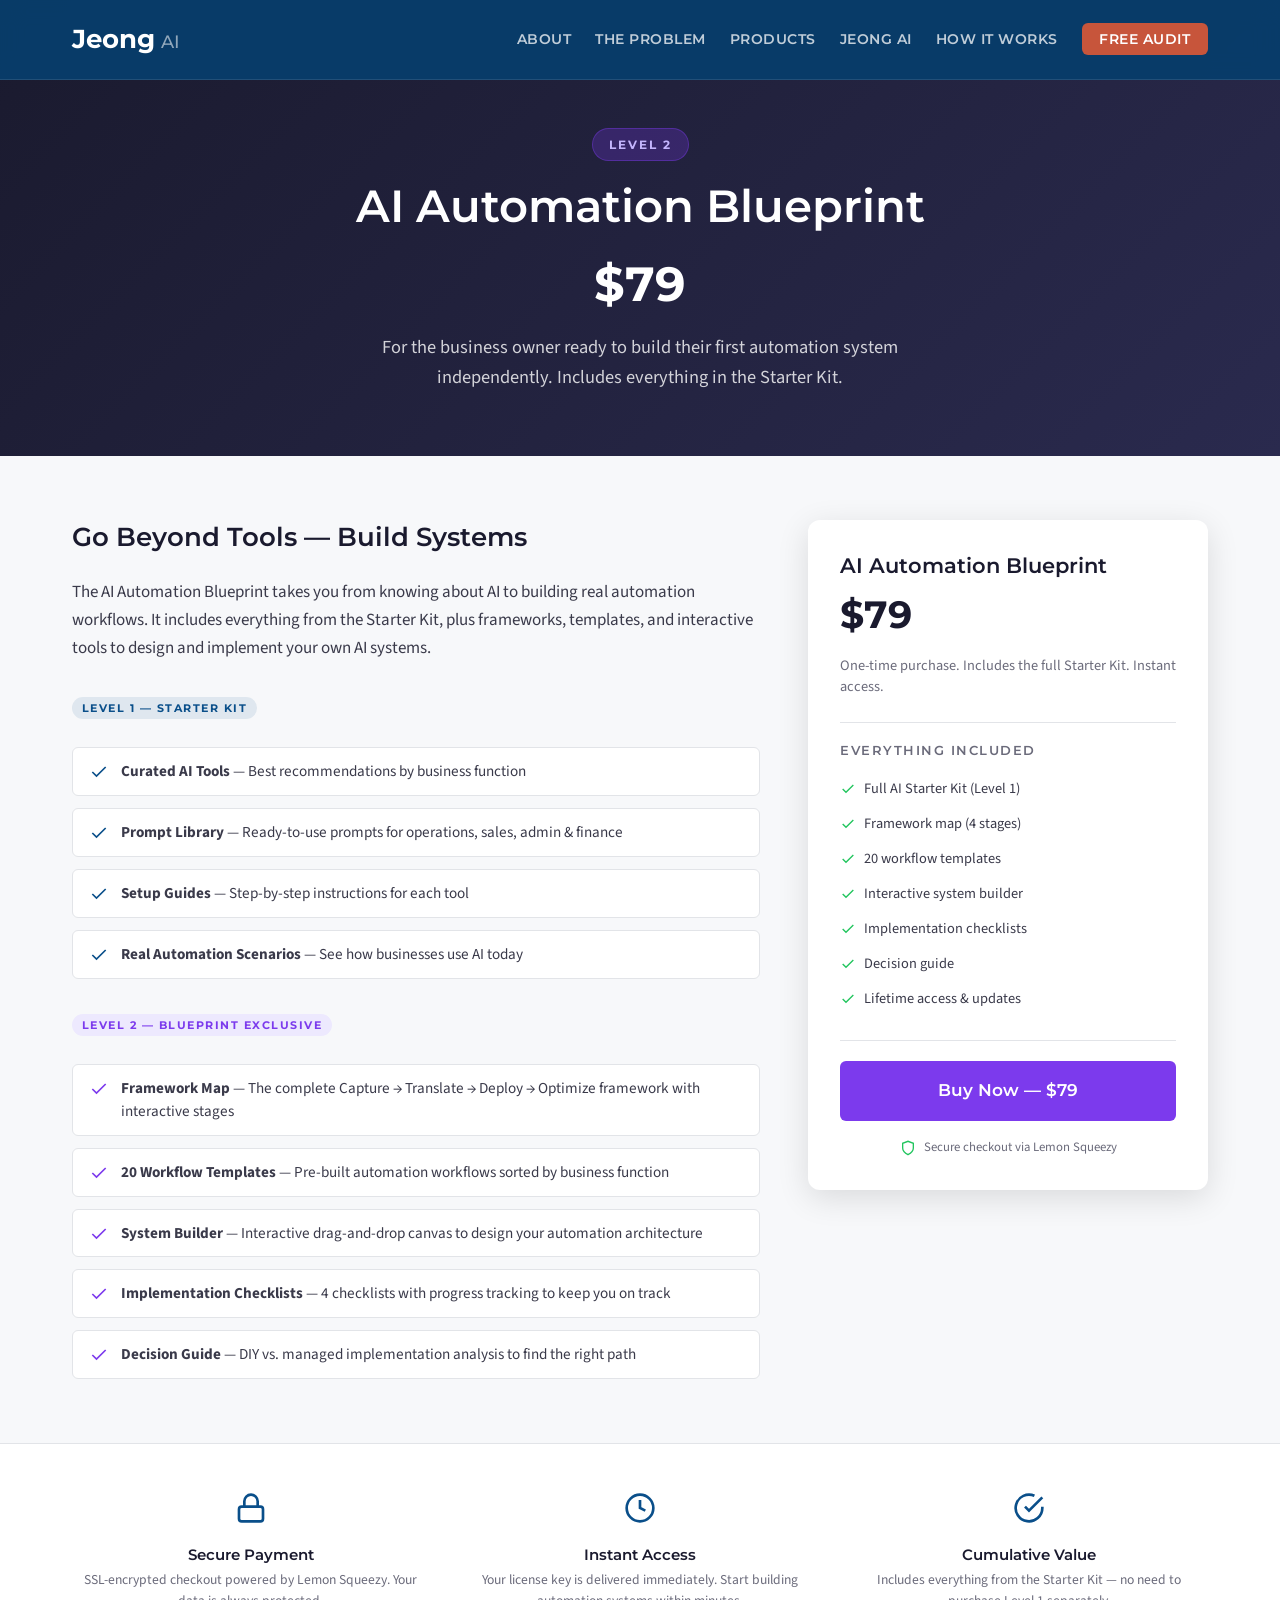
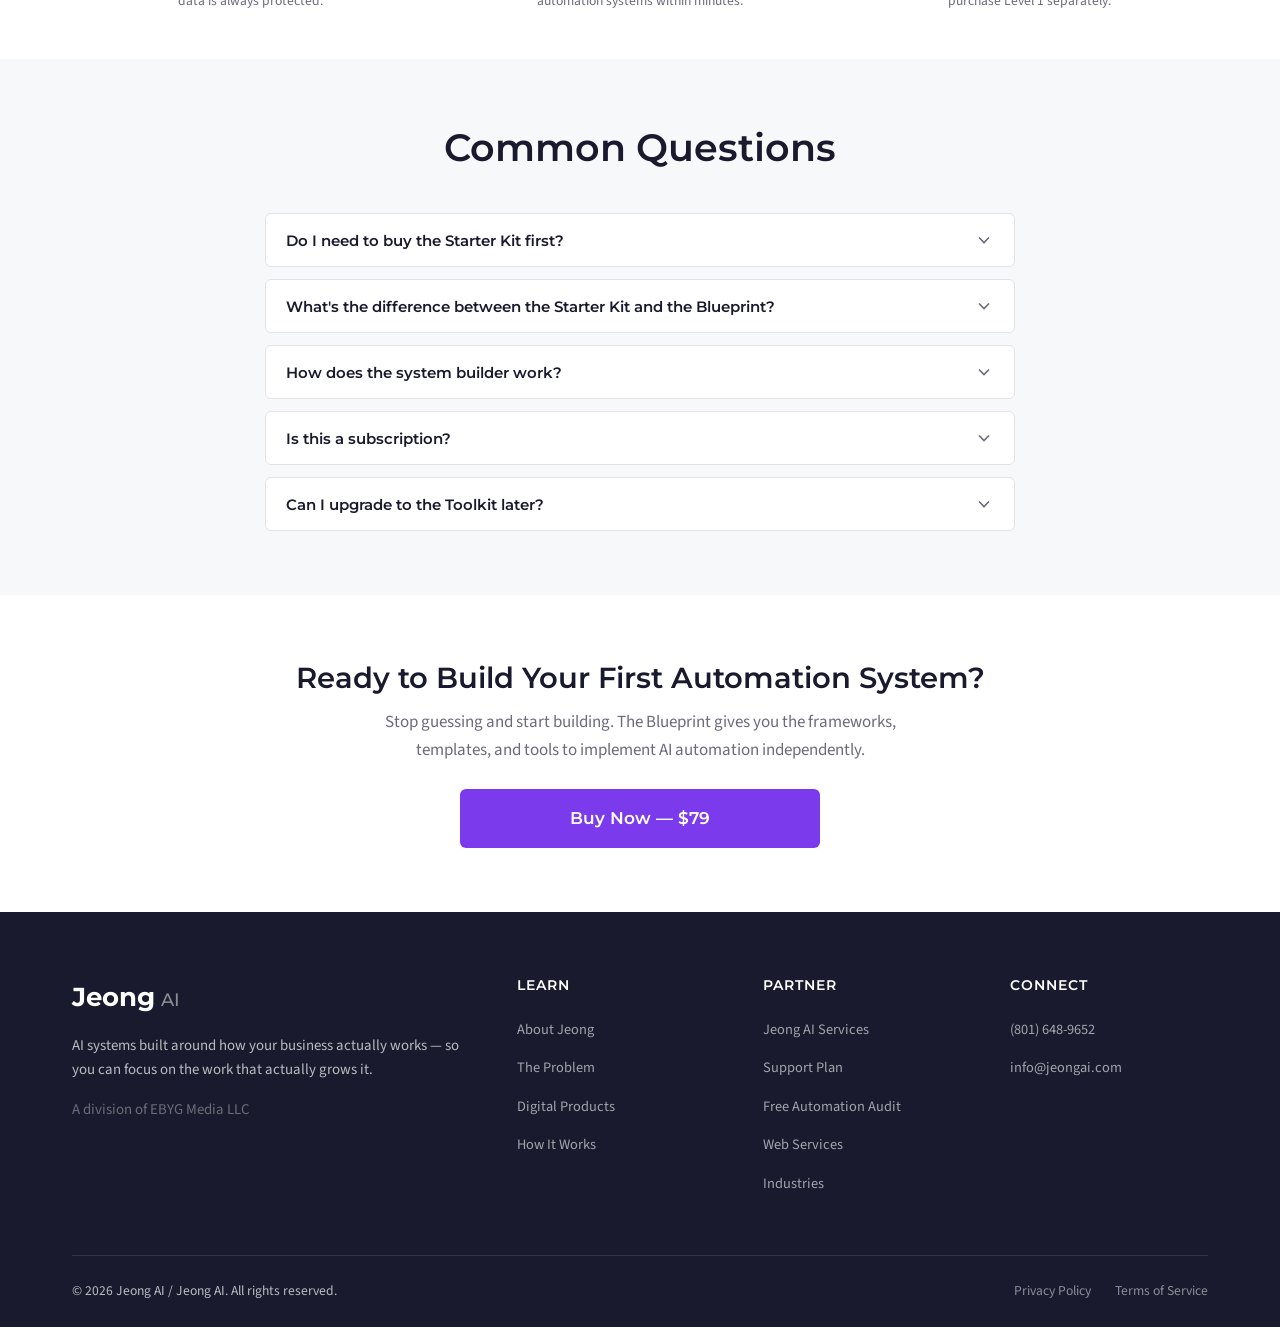
<file: checkout-blueprint.html>
<!DOCTYPE html>
<html lang="en">
<head>
  <meta charset="UTF-8">
  <meta name="viewport" content="width=device-width, initial-scale=1.0">
  <meta name="description" content="Get the AI Automation Blueprint — workflow templates, automation frameworks, system builder, and the full Capture→Translate→Deploy→Optimize framework. $79 one-time.">
  <meta property="og:type" content="website">
  <meta property="og:title" content="AI Automation Blueprint — Jeong AI">
  <meta property="og:description" content="Workflow templates, automation frameworks, system builder, and the full Jeong AI framework. $79 one-time.">
  <meta property="og:site_name" content="Jeong AI">
  <meta property="og:locale" content="en_US">
  <title>AI Automation Blueprint — Jeong AI</title>
  <link rel="preconnect" href="https://fonts.googleapis.com">
  <link rel="preconnect" href="https://fonts.gstatic.com" crossorigin>
  <link href="https://fonts.googleapis.com/css2?family=Montserrat:wght@400;500;600;700&family=Source+Sans+3:wght@300;400;500;600&display=swap" rel="stylesheet">
  <link rel="stylesheet" href="css/styles.css">
  <link rel="stylesheet" href="css/checkout.css">
  <link rel="icon" type="image/png" href="favicon.png">
</head>
<body>

  <!-- ========== HEADER ========== -->
  <header class="site-header" id="site-header">
    <div class="container header-inner">
      <a href="index.html" class="logo">
        <span class="logo-jai">Jeong</span><span class="logo-auto">AI</span>
      </a>
      <nav class="main-nav" id="main-nav">
        <ul class="nav-list">
          <li><a href="index.html#about">About</a></li>
          <li><a href="index.html#friction">The Problem</a></li>
          <li><a href="index.html#products">Products</a></li>
          <li><a href="index.html#jeong-ai">Jeong AI</a></li>
          <li><a href="index.html#how-it-works">How It Works</a></li>
          <li><a href="index.html#contact" class="nav-cta">Free Audit</a></li>
        </ul>
      </nav>
      <button class="mobile-toggle" id="mobile-toggle" aria-label="Toggle navigation">
        <span></span><span></span><span></span>
      </button>
    </div>
  </header>

  <!-- ========== HERO ========== -->
  <section class="checkout-hero">
    <div class="container">
      <span class="checkout-level-badge level-2">Level 2</span>
      <h1>AI Automation Blueprint</h1>
      <div class="checkout-price">$79</div>
      <p class="checkout-tagline">For the business owner ready to build their first automation system independently. Includes everything in the Starter Kit.</p>
    </div>
  </section>

  <!-- ========== CHECKOUT BODY ========== -->
  <section class="checkout-body">
    <div class="container">
      <div class="checkout-grid">

        <!-- Left: Product Details -->
        <div class="checkout-details">
          <h2>Go Beyond Tools — Build Systems</h2>
          <p>The AI Automation Blueprint takes you from knowing about AI to building real automation workflows. It includes everything from the Starter Kit, plus frameworks, templates, and interactive tools to design and implement your own AI systems.</p>

          <h3>
            <span class="feature-tier-label tier-1">Level 1 — Starter Kit</span>
          </h3>
          <div class="feature-list">
            <div class="feature-item level-1">
              <svg viewBox="0 0 24 24" fill="none" stroke="currentColor" stroke-width="2"><polyline points="20 6 9 17 4 12"/></svg>
              <span><strong>Curated AI Tools</strong> — Best recommendations by business function</span>
            </div>
            <div class="feature-item level-1">
              <svg viewBox="0 0 24 24" fill="none" stroke="currentColor" stroke-width="2"><polyline points="20 6 9 17 4 12"/></svg>
              <span><strong>Prompt Library</strong> — Ready-to-use prompts for operations, sales, admin &amp; finance</span>
            </div>
            <div class="feature-item level-1">
              <svg viewBox="0 0 24 24" fill="none" stroke="currentColor" stroke-width="2"><polyline points="20 6 9 17 4 12"/></svg>
              <span><strong>Setup Guides</strong> — Step-by-step instructions for each tool</span>
            </div>
            <div class="feature-item level-1">
              <svg viewBox="0 0 24 24" fill="none" stroke="currentColor" stroke-width="2"><polyline points="20 6 9 17 4 12"/></svg>
              <span><strong>Real Automation Scenarios</strong> — See how businesses use AI today</span>
            </div>
          </div>

          <h3>
            <span class="feature-tier-label tier-2">Level 2 — Blueprint Exclusive</span>
          </h3>
          <div class="feature-list">
            <div class="feature-item level-2">
              <svg viewBox="0 0 24 24" fill="none" stroke="currentColor" stroke-width="2"><polyline points="20 6 9 17 4 12"/></svg>
              <span><strong>Framework Map</strong> — The complete Capture → Translate → Deploy → Optimize framework with interactive stages</span>
            </div>
            <div class="feature-item level-2">
              <svg viewBox="0 0 24 24" fill="none" stroke="currentColor" stroke-width="2"><polyline points="20 6 9 17 4 12"/></svg>
              <span><strong>20 Workflow Templates</strong> — Pre-built automation workflows sorted by business function</span>
            </div>
            <div class="feature-item level-2">
              <svg viewBox="0 0 24 24" fill="none" stroke="currentColor" stroke-width="2"><polyline points="20 6 9 17 4 12"/></svg>
              <span><strong>System Builder</strong> — Interactive drag-and-drop canvas to design your automation architecture</span>
            </div>
            <div class="feature-item level-2">
              <svg viewBox="0 0 24 24" fill="none" stroke="currentColor" stroke-width="2"><polyline points="20 6 9 17 4 12"/></svg>
              <span><strong>Implementation Checklists</strong> — 4 checklists with progress tracking to keep you on track</span>
            </div>
            <div class="feature-item level-2">
              <svg viewBox="0 0 24 24" fill="none" stroke="currentColor" stroke-width="2"><polyline points="20 6 9 17 4 12"/></svg>
              <span><strong>Decision Guide</strong> — DIY vs. managed implementation analysis to find the right path</span>
            </div>
          </div>
        </div>

        <!-- Right: Checkout Card -->
        <div class="checkout-card">
          <h3>AI Automation Blueprint</h3>
          <div class="card-price">$79</div>
          <p class="card-desc">One-time purchase. Includes the full Starter Kit. Instant access.</p>
          <div class="card-divider"></div>
          <div class="card-includes">
            <h4>Everything Included</h4>
            <ul>
              <li>
                <svg viewBox="0 0 24 24" fill="none" stroke="currentColor" stroke-width="2"><polyline points="20 6 9 17 4 12"/></svg>
                Full AI Starter Kit (Level 1)
              </li>
              <li>
                <svg viewBox="0 0 24 24" fill="none" stroke="currentColor" stroke-width="2"><polyline points="20 6 9 17 4 12"/></svg>
                Framework map (4 stages)
              </li>
              <li>
                <svg viewBox="0 0 24 24" fill="none" stroke="currentColor" stroke-width="2"><polyline points="20 6 9 17 4 12"/></svg>
                20 workflow templates
              </li>
              <li>
                <svg viewBox="0 0 24 24" fill="none" stroke="currentColor" stroke-width="2"><polyline points="20 6 9 17 4 12"/></svg>
                Interactive system builder
              </li>
              <li>
                <svg viewBox="0 0 24 24" fill="none" stroke="currentColor" stroke-width="2"><polyline points="20 6 9 17 4 12"/></svg>
                Implementation checklists
              </li>
              <li>
                <svg viewBox="0 0 24 24" fill="none" stroke="currentColor" stroke-width="2"><polyline points="20 6 9 17 4 12"/></svg>
                Decision guide
              </li>
              <li>
                <svg viewBox="0 0 24 24" fill="none" stroke="currentColor" stroke-width="2"><polyline points="20 6 9 17 4 12"/></svg>
                Lifetime access &amp; updates
              </li>
            </ul>
          </div>
          <div class="card-divider"></div>
          <a href="#" class="checkout-btn btn-level-2 lemonsqueezy-button" data-product="blueprint">Buy Now — $79</a>
          <div class="checkout-guarantee">
            <svg viewBox="0 0 24 24" fill="none" stroke="currentColor" stroke-width="2"><path d="M12 22s8-4 8-10V5l-8-3-8 3v7c0 6 8 10 8 10z"/></svg>
            Secure checkout via Lemon Squeezy
          </div>
        </div>

      </div>
    </div>
  </section>

  <!-- ========== TRUST STRIP ========== -->
  <section class="checkout-trust">
    <div class="container">
      <div class="trust-grid">
        <div class="trust-block">
          <svg viewBox="0 0 24 24" fill="none" stroke="currentColor" stroke-width="2"><rect x="3" y="11" width="18" height="11" rx="2" ry="2"/><path d="M7 11V7a5 5 0 0 1 10 0v4"/></svg>
          <h4>Secure Payment</h4>
          <p>SSL-encrypted checkout powered by Lemon Squeezy. Your data is always protected.</p>
        </div>
        <div class="trust-block">
          <svg viewBox="0 0 24 24" fill="none" stroke="currentColor" stroke-width="2"><circle cx="12" cy="12" r="10"/><polyline points="12 6 12 12 16 14"/></svg>
          <h4>Instant Access</h4>
          <p>Your license key is delivered immediately. Start building automation systems within minutes.</p>
        </div>
        <div class="trust-block">
          <svg viewBox="0 0 24 24" fill="none" stroke="currentColor" stroke-width="2"><path d="M22 11.08V12a10 10 0 1 1-5.93-9.14"/><polyline points="22 4 12 14.01 9 11.01"/></svg>
          <h4>Cumulative Value</h4>
          <p>Includes everything from the Starter Kit — no need to purchase Level 1 separately.</p>
        </div>
      </div>
    </div>
  </section>

  <!-- ========== FAQ ========== -->
  <section class="checkout-faq">
    <div class="container">
      <div class="section-center">
        <h2>Common Questions</h2>
      </div>
      <div class="faq-list">
        <div class="faq-item">
          <button class="faq-question">
            Do I need to buy the Starter Kit first?
            <svg viewBox="0 0 24 24" fill="none" stroke="currentColor" stroke-width="2"><polyline points="6 9 12 15 18 9"/></svg>
          </button>
          <div class="faq-answer">
            <p>No. The Blueprint includes everything from the Starter Kit. You get full access to all Level 1 content plus the Level 2 frameworks, templates, and tools.</p>
          </div>
        </div>
        <div class="faq-item">
          <button class="faq-question">
            What's the difference between the Starter Kit and the Blueprint?
            <svg viewBox="0 0 24 24" fill="none" stroke="currentColor" stroke-width="2"><polyline points="6 9 12 15 18 9"/></svg>
          </button>
          <div class="faq-answer">
            <p>The Starter Kit teaches you <em>what</em> tools to use and gives you prompts and scenarios. The Blueprint teaches you <em>how</em> to build complete automation systems — with frameworks, workflow templates, an interactive system builder, and implementation checklists.</p>
          </div>
        </div>
        <div class="faq-item">
          <button class="faq-question">
            How does the system builder work?
            <svg viewBox="0 0 24 24" fill="none" stroke="currentColor" stroke-width="2"><polyline points="6 9 12 15 18 9"/></svg>
          </button>
          <div class="faq-answer">
            <p>The system builder is an interactive drag-and-drop canvas where you design your automation architecture. Pick nodes from the palette (triggers, actions, AI steps, integrations) and connect them to map out your workflows visually.</p>
          </div>
        </div>
        <div class="faq-item">
          <button class="faq-question">
            Is this a subscription?
            <svg viewBox="0 0 24 24" fill="none" stroke="currentColor" stroke-width="2"><polyline points="6 9 12 15 18 9"/></svg>
          </button>
          <div class="faq-answer">
            <p>No. The Blueprint is a one-time purchase of $79. You get lifetime access to all content and future updates.</p>
          </div>
        </div>
        <div class="faq-item">
          <button class="faq-question">
            Can I upgrade to the Toolkit later?
            <svg viewBox="0 0 24 24" fill="none" stroke="currentColor" stroke-width="2"><polyline points="6 9 12 15 18 9"/></svg>
          </button>
          <div class="faq-answer">
            <p>Yes. When you're ready for the complete package, you can upgrade to the Small Business AI Toolkit (Level 3), which includes everything in the Blueprint plus additional playbooks, industry workflows, and a credit toward Jeong AI implementation.</p>
          </div>
        </div>
      </div>
    </div>
  </section>

  <!-- ========== BOTTOM CTA ========== -->
  <section class="checkout-bottom-cta">
    <div class="container">
      <h2>Ready to Build Your First Automation System?</h2>
      <p>Stop guessing and start building. The Blueprint gives you the frameworks, templates, and tools to implement AI automation independently.</p>
      <a href="#" class="checkout-btn btn-level-2 lemonsqueezy-button" data-product="blueprint" style="max-width:360px;margin:0 auto;">Buy Now — $79</a>
    </div>
  </section>

  <!-- ========== FOOTER ========== -->
  <footer class="site-footer">
    <div class="container">
      <div class="footer-grid">
        <div class="footer-brand">
          <a href="index.html" class="logo">
            <span class="logo-jai">Jeong</span><span class="logo-auto">AI</span>
          </a>
          <p>AI systems built around how your business actually works — so you can focus on the work that actually grows it.</p>
          <p class="footer-division">A division of EBYG Media LLC</p>
        </div>
        <div class="footer-links">
          <h4>Learn</h4>
          <ul>
            <li><a href="index.html#about">About Jeong</a></li>
            <li><a href="index.html#friction">The Problem</a></li>
            <li><a href="index.html#products">Digital Products</a></li>
            <li><a href="index.html#how-it-works">How It Works</a></li>
          </ul>
        </div>
        <div class="footer-links">
          <h4>Partner</h4>
          <ul>
            <li><a href="index.html#jeong-ai">Jeong AI Services</a></li>
            <li><a href="index.html#support">Support Plan</a></li>
            <li><a href="index.html#contact">Free Automation Audit</a></li>
            <li><a href="index.html#web-services">Web Services</a></li>
            <li><a href="index.html#industries">Industries</a></li>
          </ul>
        </div>
        <div class="footer-links">
          <h4>Connect</h4>
          <ul>
            <li><a href="tel:+18016489652">(801) 648-9652</a></li>
            <li><a href="mailto:info@jeongai.com">info@jeongai.com</a></li>
          </ul>
        </div>
      </div>
      <div class="footer-bottom">
        <p>&copy; 2026 Jeong AI / Jeong AI. All rights reserved.</p>
        <div class="footer-legal">
          <a href="privacy.html">Privacy Policy</a>
          <a href="terms.html">Terms of Service</a>
        </div>
      </div>
    </div>
  </footer>

  <button class="scroll-top" id="scroll-top" aria-label="Scroll to top">
    <svg viewBox="0 0 24 24" fill="none" stroke="currentColor" stroke-width="2"><polyline points="18 15 12 9 6 15"/></svg>
  </button>

  <script src="https://app.lemonsqueezy.com/js/lemon.js" defer></script>
  <script>
    document.querySelectorAll('.faq-question').forEach(function(btn) {
      btn.addEventListener('click', function() {
        var item = btn.closest('.faq-item');
        var isOpen = item.classList.contains('open');
        document.querySelectorAll('.faq-item.open').forEach(function(el) { el.classList.remove('open'); });
        if (!isOpen) item.classList.add('open');
      });
    });

    var toggle = document.getElementById('mobile-toggle');
    var nav = document.getElementById('main-nav');
    if (toggle && nav) {
      toggle.addEventListener('click', function() {
        nav.classList.toggle('open');
        toggle.classList.toggle('open');
      });
    }

    var scrollBtn = document.getElementById('scroll-top');
    if (scrollBtn) {
      window.addEventListener('scroll', function() {
        scrollBtn.classList.toggle('visible', window.scrollY > 400);
      });
      scrollBtn.addEventListener('click', function() {
        window.scrollTo({ top: 0, behavior: 'smooth' });
      });
    }

    var header = document.getElementById('site-header');
    if (header) {
      window.addEventListener('scroll', function() {
        header.classList.toggle('scrolled', window.scrollY > 60);
      });
    }
  </script>
</body>
</html>
</file>
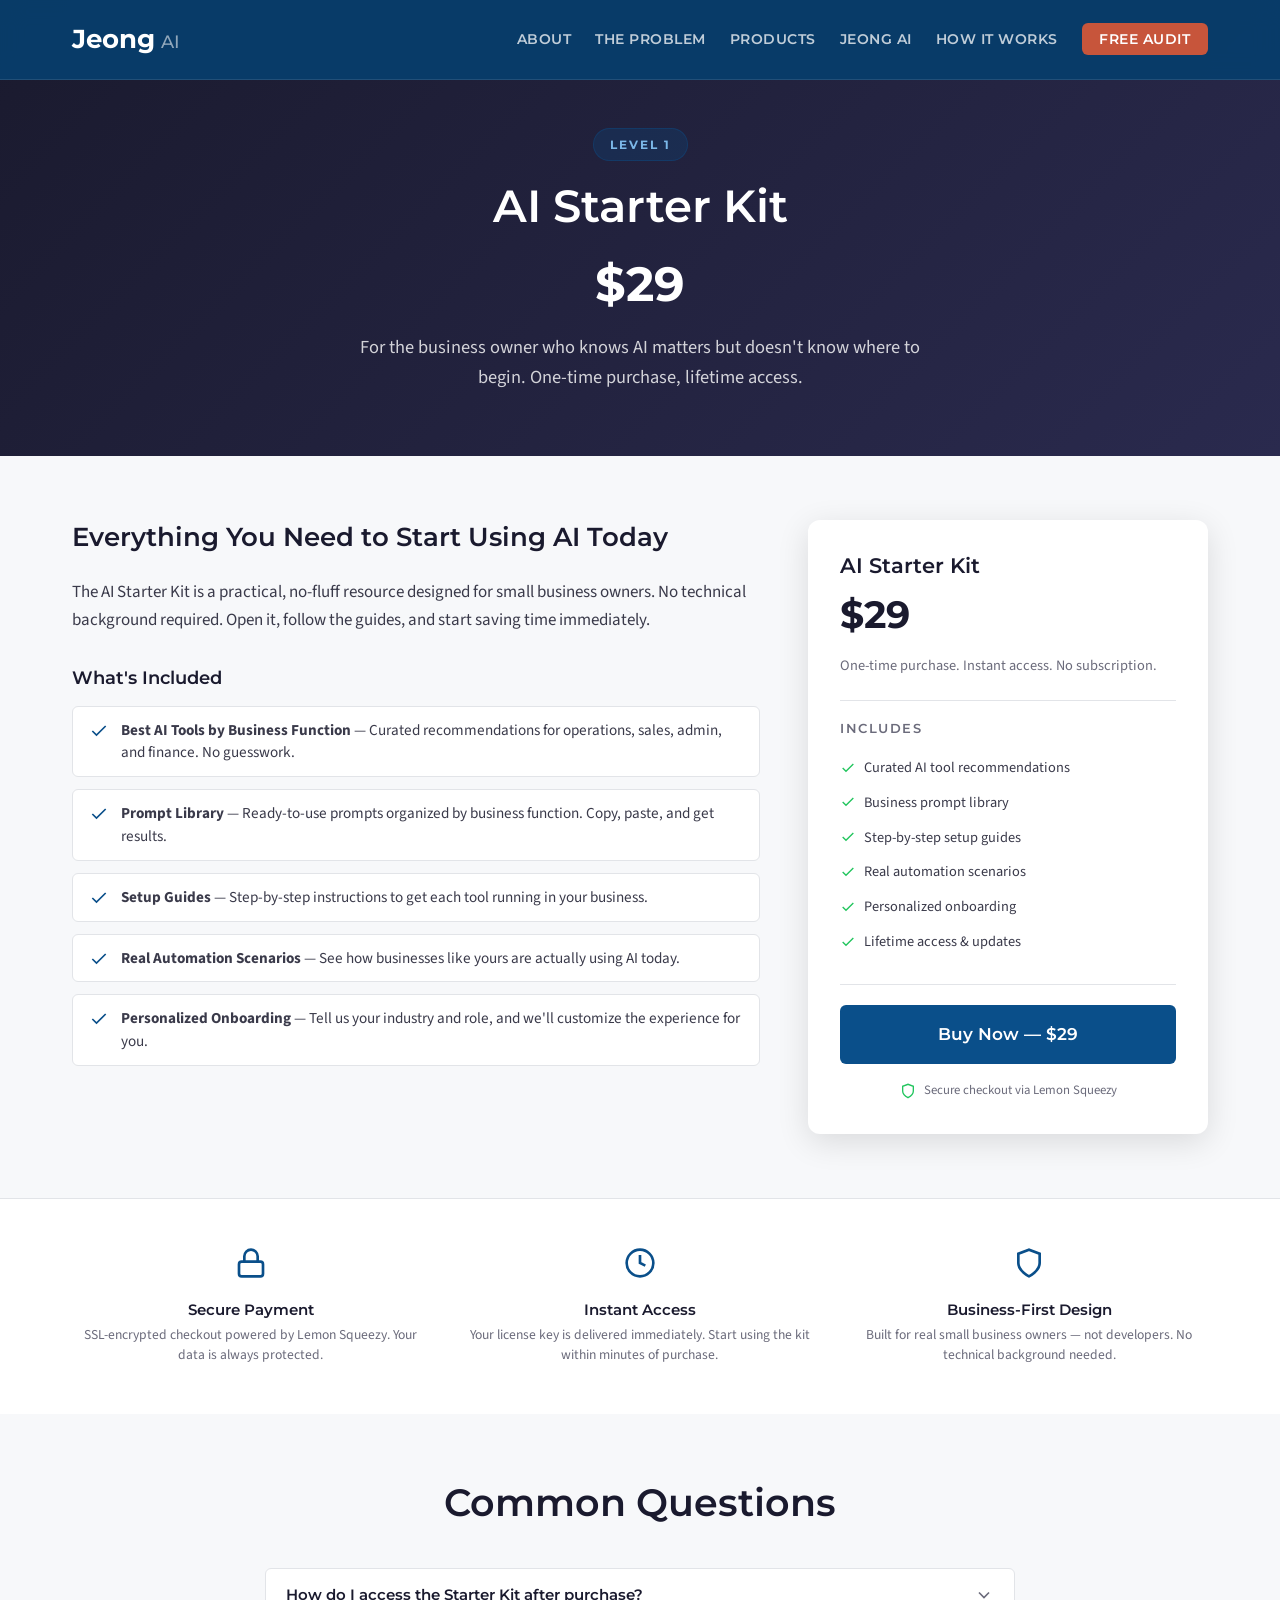
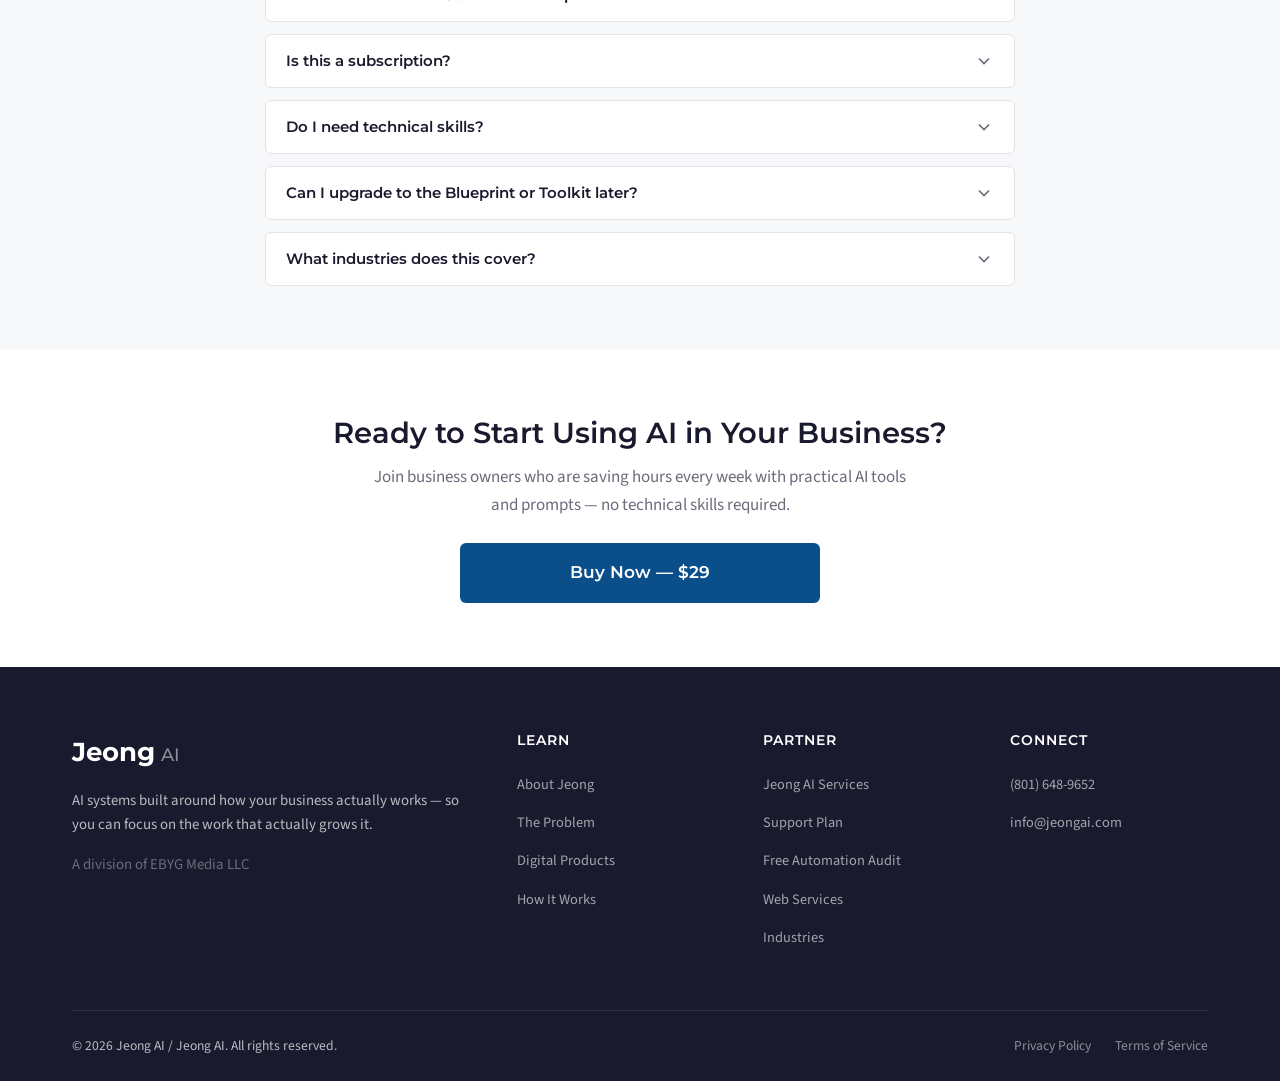
<file: checkout-starter-kit.html>
<!DOCTYPE html>
<html lang="en">
<head>
  <meta charset="UTF-8">
  <meta name="viewport" content="width=device-width, initial-scale=1.0">
  <meta name="description" content="Get the AI Starter Kit — curated AI tools, prompt library, setup guides, and real automation examples for small businesses. $29 one-time.">
  <meta property="og:type" content="website">
  <meta property="og:title" content="AI Starter Kit — Jeong AI">
  <meta property="og:description" content="Curated AI tools, prompt library, setup guides, and real automation examples for small businesses. $29 one-time.">
  <meta property="og:site_name" content="Jeong AI">
  <meta property="og:locale" content="en_US">
  <title>AI Starter Kit — Jeong AI</title>
  <link rel="preconnect" href="https://fonts.googleapis.com">
  <link rel="preconnect" href="https://fonts.gstatic.com" crossorigin>
  <link href="https://fonts.googleapis.com/css2?family=Montserrat:wght@400;500;600;700&family=Source+Sans+3:wght@300;400;500;600&display=swap" rel="stylesheet">
  <link rel="stylesheet" href="css/styles.css">
  <link rel="stylesheet" href="css/checkout.css">
  <link rel="icon" type="image/png" href="favicon.png">
</head>
<body>

  <!-- ========== HEADER ========== -->
  <header class="site-header" id="site-header">
    <div class="container header-inner">
      <a href="index.html" class="logo">
        <span class="logo-jai">Jeong</span><span class="logo-auto">AI</span>
      </a>
      <nav class="main-nav" id="main-nav">
        <ul class="nav-list">
          <li><a href="index.html#about">About</a></li>
          <li><a href="index.html#friction">The Problem</a></li>
          <li><a href="index.html#products">Products</a></li>
          <li><a href="index.html#jeong-ai">Jeong AI</a></li>
          <li><a href="index.html#how-it-works">How It Works</a></li>
          <li><a href="index.html#contact" class="nav-cta">Free Audit</a></li>
        </ul>
      </nav>
      <button class="mobile-toggle" id="mobile-toggle" aria-label="Toggle navigation">
        <span></span><span></span><span></span>
      </button>
    </div>
  </header>

  <!-- ========== HERO ========== -->
  <section class="checkout-hero">
    <div class="container">
      <span class="checkout-level-badge level-1">Level 1</span>
      <h1>AI Starter Kit</h1>
      <div class="checkout-price">$29</div>
      <p class="checkout-tagline">For the business owner who knows AI matters but doesn't know where to begin. One-time purchase, lifetime access.</p>
    </div>
  </section>

  <!-- ========== CHECKOUT BODY ========== -->
  <section class="checkout-body">
    <div class="container">
      <div class="checkout-grid">

        <!-- Left: Product Details -->
        <div class="checkout-details">
          <h2>Everything You Need to Start Using AI Today</h2>
          <p>The AI Starter Kit is a practical, no-fluff resource designed for small business owners. No technical background required. Open it, follow the guides, and start saving time immediately.</p>

          <h3>What's Included</h3>
          <div class="feature-list">
            <div class="feature-item level-1">
              <svg viewBox="0 0 24 24" fill="none" stroke="currentColor" stroke-width="2"><polyline points="20 6 9 17 4 12"/></svg>
              <span><strong>Best AI Tools by Business Function</strong> — Curated recommendations for operations, sales, admin, and finance. No guesswork.</span>
            </div>
            <div class="feature-item level-1">
              <svg viewBox="0 0 24 24" fill="none" stroke="currentColor" stroke-width="2"><polyline points="20 6 9 17 4 12"/></svg>
              <span><strong>Prompt Library</strong> — Ready-to-use prompts organized by business function. Copy, paste, and get results.</span>
            </div>
            <div class="feature-item level-1">
              <svg viewBox="0 0 24 24" fill="none" stroke="currentColor" stroke-width="2"><polyline points="20 6 9 17 4 12"/></svg>
              <span><strong>Setup Guides</strong> — Step-by-step instructions to get each tool running in your business.</span>
            </div>
            <div class="feature-item level-1">
              <svg viewBox="0 0 24 24" fill="none" stroke="currentColor" stroke-width="2"><polyline points="20 6 9 17 4 12"/></svg>
              <span><strong>Real Automation Scenarios</strong> — See how businesses like yours are actually using AI today.</span>
            </div>
            <div class="feature-item level-1">
              <svg viewBox="0 0 24 24" fill="none" stroke="currentColor" stroke-width="2"><polyline points="20 6 9 17 4 12"/></svg>
              <span><strong>Personalized Onboarding</strong> — Tell us your industry and role, and we'll customize the experience for you.</span>
            </div>
          </div>
        </div>

        <!-- Right: Checkout Card -->
        <div class="checkout-card">
          <h3>AI Starter Kit</h3>
          <div class="card-price">$29</div>
          <p class="card-desc">One-time purchase. Instant access. No subscription.</p>
          <div class="card-divider"></div>
          <div class="card-includes">
            <h4>Includes</h4>
            <ul>
              <li>
                <svg viewBox="0 0 24 24" fill="none" stroke="currentColor" stroke-width="2"><polyline points="20 6 9 17 4 12"/></svg>
                Curated AI tool recommendations
              </li>
              <li>
                <svg viewBox="0 0 24 24" fill="none" stroke="currentColor" stroke-width="2"><polyline points="20 6 9 17 4 12"/></svg>
                Business prompt library
              </li>
              <li>
                <svg viewBox="0 0 24 24" fill="none" stroke="currentColor" stroke-width="2"><polyline points="20 6 9 17 4 12"/></svg>
                Step-by-step setup guides
              </li>
              <li>
                <svg viewBox="0 0 24 24" fill="none" stroke="currentColor" stroke-width="2"><polyline points="20 6 9 17 4 12"/></svg>
                Real automation scenarios
              </li>
              <li>
                <svg viewBox="0 0 24 24" fill="none" stroke="currentColor" stroke-width="2"><polyline points="20 6 9 17 4 12"/></svg>
                Personalized onboarding
              </li>
              <li>
                <svg viewBox="0 0 24 24" fill="none" stroke="currentColor" stroke-width="2"><polyline points="20 6 9 17 4 12"/></svg>
                Lifetime access &amp; updates
              </li>
            </ul>
          </div>
          <div class="card-divider"></div>
          <!-- Lemon Squeezy overlay button -->
          <a href="#" class="checkout-btn btn-level-1 lemonsqueezy-button" data-product="starter-kit">Buy Now — $29</a>
          <div class="checkout-guarantee">
            <svg viewBox="0 0 24 24" fill="none" stroke="currentColor" stroke-width="2"><path d="M12 22s8-4 8-10V5l-8-3-8 3v7c0 6 8 10 8 10z"/></svg>
            Secure checkout via Lemon Squeezy
          </div>
        </div>

      </div>
    </div>
  </section>

  <!-- ========== TRUST STRIP ========== -->
  <section class="checkout-trust">
    <div class="container">
      <div class="trust-grid">
        <div class="trust-block">
          <svg viewBox="0 0 24 24" fill="none" stroke="currentColor" stroke-width="2"><rect x="3" y="11" width="18" height="11" rx="2" ry="2"/><path d="M7 11V7a5 5 0 0 1 10 0v4"/></svg>
          <h4>Secure Payment</h4>
          <p>SSL-encrypted checkout powered by Lemon Squeezy. Your data is always protected.</p>
        </div>
        <div class="trust-block">
          <svg viewBox="0 0 24 24" fill="none" stroke="currentColor" stroke-width="2"><circle cx="12" cy="12" r="10"/><polyline points="12 6 12 12 16 14"/></svg>
          <h4>Instant Access</h4>
          <p>Your license key is delivered immediately. Start using the kit within minutes of purchase.</p>
        </div>
        <div class="trust-block">
          <svg viewBox="0 0 24 24" fill="none" stroke="currentColor" stroke-width="2"><path d="M12 22s8-4 8-10V5l-8-3-8 3v7c0 6 8 10 8 10z"/></svg>
          <h4>Business-First Design</h4>
          <p>Built for real small business owners — not developers. No technical background needed.</p>
        </div>
      </div>
    </div>
  </section>

  <!-- ========== FAQ ========== -->
  <section class="checkout-faq">
    <div class="container">
      <div class="section-center">
        <h2>Common Questions</h2>
      </div>
      <div class="faq-list">
        <div class="faq-item">
          <button class="faq-question">
            How do I access the Starter Kit after purchase?
            <svg viewBox="0 0 24 24" fill="none" stroke="currentColor" stroke-width="2"><polyline points="6 9 12 15 18 9"/></svg>
          </button>
          <div class="faq-answer">
            <p>After purchase, you'll receive a license key via email. Enter it on the Starter Kit page to unlock all content instantly. Your key works across devices.</p>
          </div>
        </div>
        <div class="faq-item">
          <button class="faq-question">
            Is this a subscription?
            <svg viewBox="0 0 24 24" fill="none" stroke="currentColor" stroke-width="2"><polyline points="6 9 12 15 18 9"/></svg>
          </button>
          <div class="faq-answer">
            <p>No. The AI Starter Kit is a one-time purchase of $29. You get lifetime access to the current content and any future updates.</p>
          </div>
        </div>
        <div class="faq-item">
          <button class="faq-question">
            Do I need technical skills?
            <svg viewBox="0 0 24 24" fill="none" stroke="currentColor" stroke-width="2"><polyline points="6 9 12 15 18 9"/></svg>
          </button>
          <div class="faq-answer">
            <p>Not at all. The Starter Kit is designed for business owners with zero AI experience. Every tool recommendation includes setup guides written in plain language.</p>
          </div>
        </div>
        <div class="faq-item">
          <button class="faq-question">
            Can I upgrade to the Blueprint or Toolkit later?
            <svg viewBox="0 0 24 24" fill="none" stroke="currentColor" stroke-width="2"><polyline points="6 9 12 15 18 9"/></svg>
          </button>
          <div class="faq-answer">
            <p>Yes. Each level builds on the previous one. When you're ready, you can upgrade to the AI Automation Blueprint (Level 2) or Small Business AI Toolkit (Level 3), which include everything in the Starter Kit plus additional resources.</p>
          </div>
        </div>
        <div class="faq-item">
          <button class="faq-question">
            What industries does this cover?
            <svg viewBox="0 0 24 24" fill="none" stroke="currentColor" stroke-width="2"><polyline points="6 9 12 15 18 9"/></svg>
          </button>
          <div class="faq-answer">
            <p>The Starter Kit is designed for any small business — contractors, real estate, consulting, agencies, healthcare, legal, and more. The tools and prompts are organized by business function (operations, sales, admin, finance), which applies across industries.</p>
          </div>
        </div>
      </div>
    </div>
  </section>

  <!-- ========== BOTTOM CTA ========== -->
  <section class="checkout-bottom-cta">
    <div class="container">
      <h2>Ready to Start Using AI in Your Business?</h2>
      <p>Join business owners who are saving hours every week with practical AI tools and prompts — no technical skills required.</p>
      <a href="#" class="checkout-btn btn-level-1 lemonsqueezy-button" data-product="starter-kit" style="max-width:360px;margin:0 auto;">Buy Now — $29</a>
    </div>
  </section>

  <!-- ========== FOOTER ========== -->
  <footer class="site-footer">
    <div class="container">
      <div class="footer-grid">
        <div class="footer-brand">
          <a href="index.html" class="logo">
            <span class="logo-jai">Jeong</span><span class="logo-auto">AI</span>
          </a>
          <p>AI systems built around how your business actually works — so you can focus on the work that actually grows it.</p>
          <p class="footer-division">A division of EBYG Media LLC</p>
        </div>
        <div class="footer-links">
          <h4>Learn</h4>
          <ul>
            <li><a href="index.html#about">About Jeong</a></li>
            <li><a href="index.html#friction">The Problem</a></li>
            <li><a href="index.html#products">Digital Products</a></li>
            <li><a href="index.html#how-it-works">How It Works</a></li>
          </ul>
        </div>
        <div class="footer-links">
          <h4>Partner</h4>
          <ul>
            <li><a href="index.html#jeong-ai">Jeong AI Services</a></li>
            <li><a href="index.html#support">Support Plan</a></li>
            <li><a href="index.html#contact">Free Automation Audit</a></li>
            <li><a href="index.html#web-services">Web Services</a></li>
            <li><a href="index.html#industries">Industries</a></li>
          </ul>
        </div>
        <div class="footer-links">
          <h4>Connect</h4>
          <ul>
            <li><a href="tel:+18016489652">(801) 648-9652</a></li>
            <li><a href="mailto:info@jeongai.com">info@jeongai.com</a></li>
          </ul>
        </div>
      </div>
      <div class="footer-bottom">
        <p>&copy; 2026 Jeong AI / Jeong AI. All rights reserved.</p>
        <div class="footer-legal">
          <a href="privacy.html">Privacy Policy</a>
          <a href="terms.html">Terms of Service</a>
        </div>
      </div>
    </div>
  </footer>

  <button class="scroll-top" id="scroll-top" aria-label="Scroll to top">
    <svg viewBox="0 0 24 24" fill="none" stroke="currentColor" stroke-width="2"><polyline points="18 15 12 9 6 15"/></svg>
  </button>

  <!-- Lemon Squeezy overlay widget -->
  <script src="https://app.lemonsqueezy.com/js/lemon.js" defer></script>
  <script>
    // FAQ accordion
    document.querySelectorAll('.faq-question').forEach(function(btn) {
      btn.addEventListener('click', function() {
        var item = btn.closest('.faq-item');
        var isOpen = item.classList.contains('open');
        document.querySelectorAll('.faq-item.open').forEach(function(el) { el.classList.remove('open'); });
        if (!isOpen) item.classList.add('open');
      });
    });

    // Mobile nav toggle
    var toggle = document.getElementById('mobile-toggle');
    var nav = document.getElementById('main-nav');
    if (toggle && nav) {
      toggle.addEventListener('click', function() {
        nav.classList.toggle('open');
        toggle.classList.toggle('open');
      });
    }

    // Scroll to top
    var scrollBtn = document.getElementById('scroll-top');
    if (scrollBtn) {
      window.addEventListener('scroll', function() {
        scrollBtn.classList.toggle('visible', window.scrollY > 400);
      });
      scrollBtn.addEventListener('click', function() {
        window.scrollTo({ top: 0, behavior: 'smooth' });
      });
    }

    // Header shrink on scroll
    var header = document.getElementById('site-header');
    if (header) {
      window.addEventListener('scroll', function() {
        header.classList.toggle('scrolled', window.scrollY > 60);
      });
    }
  </script>
</body>
</html>
</file>
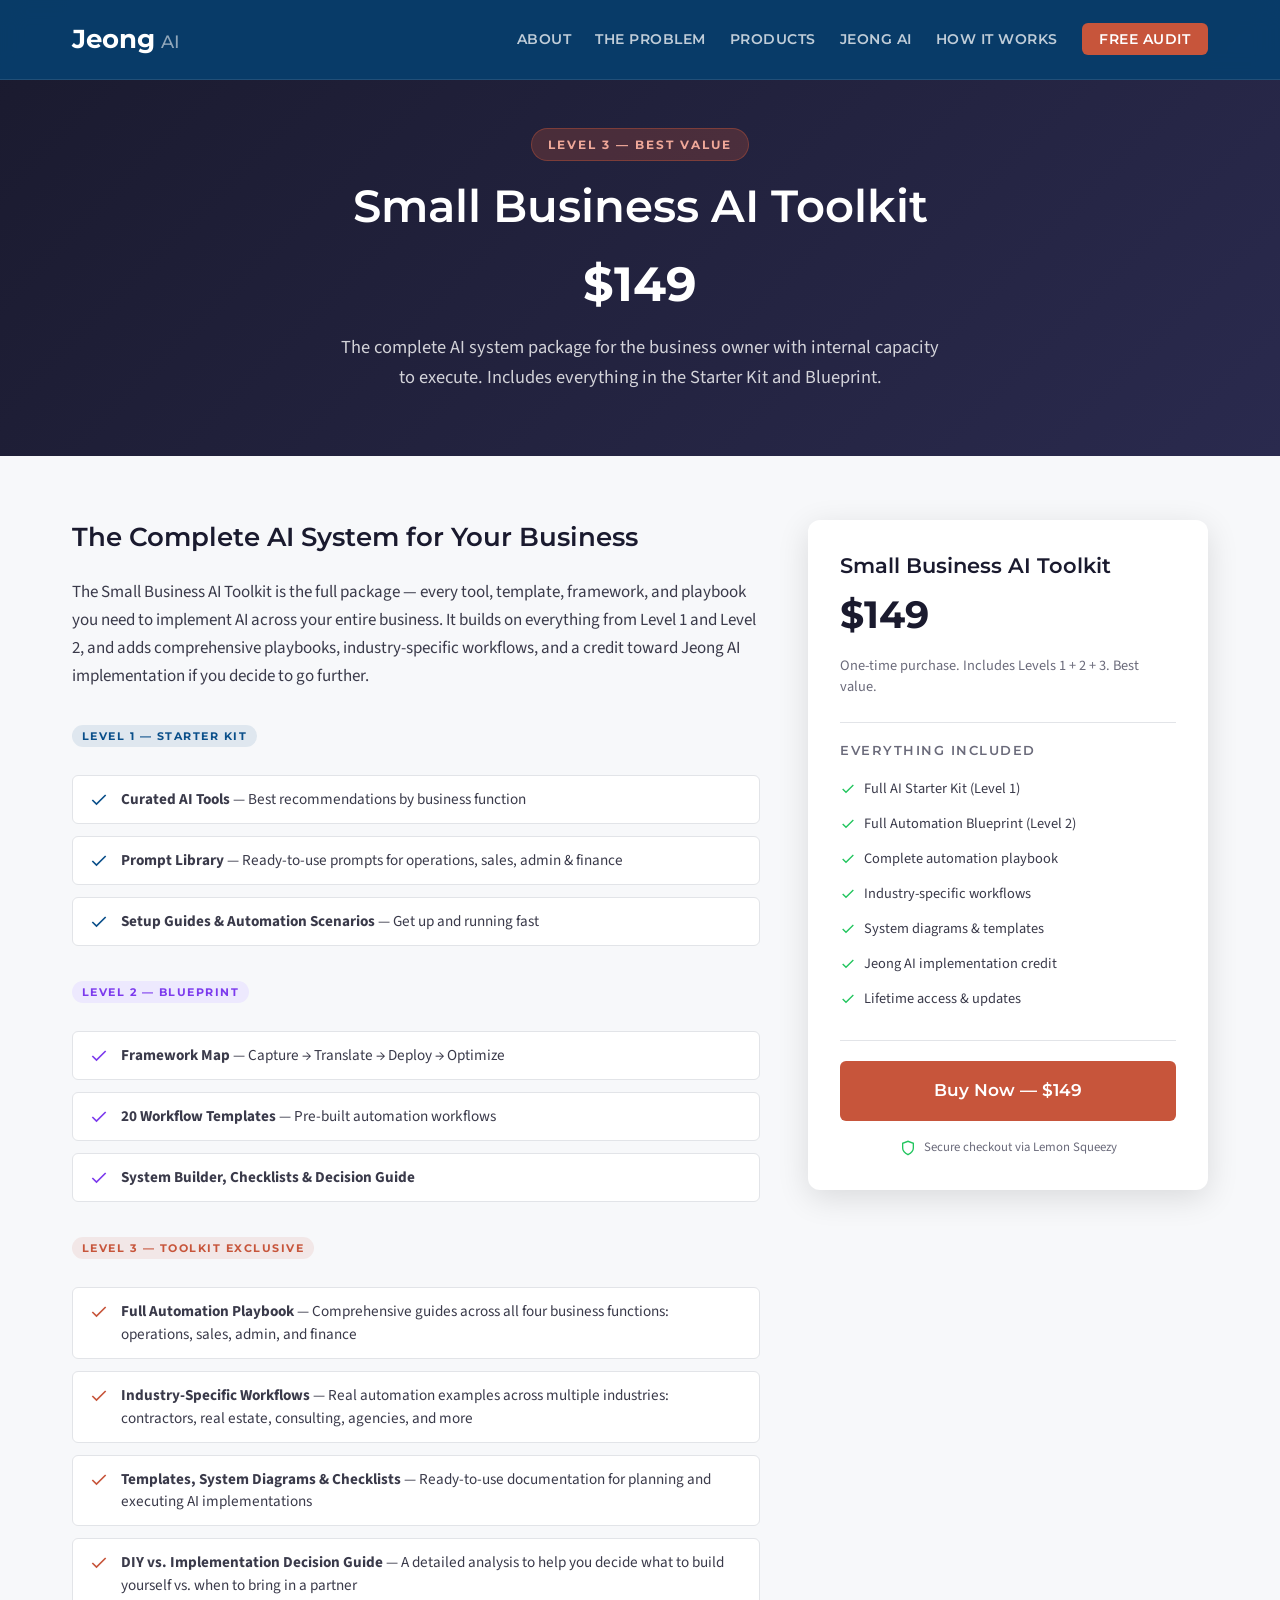
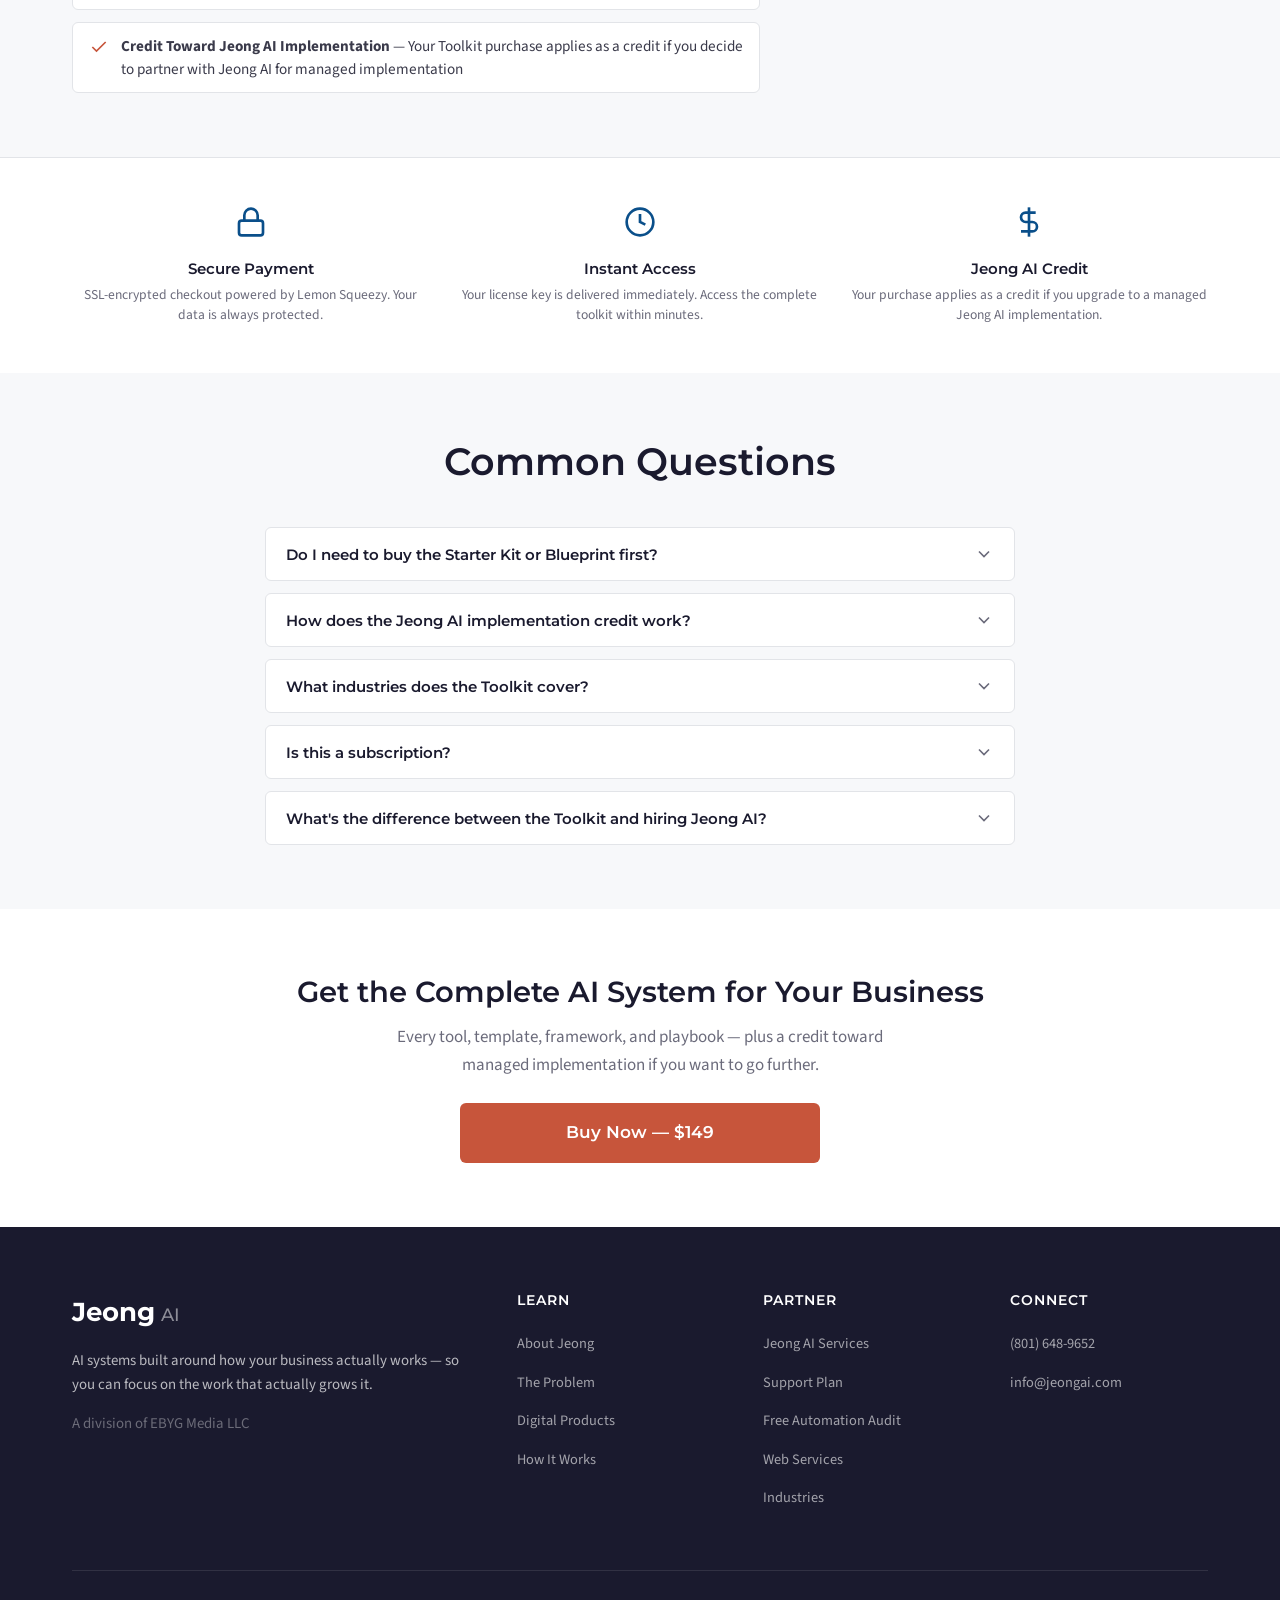
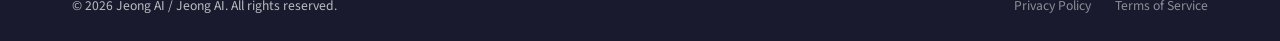
<file: checkout-toolkit.html>
<!DOCTYPE html>
<html lang="en">
<head>
  <meta charset="UTF-8">
  <meta name="viewport" content="width=device-width, initial-scale=1.0">
  <meta name="description" content="Get the Small Business AI Toolkit — the complete AI system package with playbooks, workflow examples, templates, checklists, and a credit toward Jeong AI implementation. $149 one-time.">
  <meta property="og:type" content="website">
  <meta property="og:title" content="Small Business AI Toolkit — Jeong AI">
  <meta property="og:description" content="The complete AI system package with playbooks, workflow examples, templates, checklists, and Jeong AI credit. $149 one-time.">
  <meta property="og:site_name" content="Jeong AI">
  <meta property="og:locale" content="en_US">
  <title>Small Business AI Toolkit — Jeong AI</title>
  <link rel="preconnect" href="https://fonts.googleapis.com">
  <link rel="preconnect" href="https://fonts.gstatic.com" crossorigin>
  <link href="https://fonts.googleapis.com/css2?family=Montserrat:wght@400;500;600;700&family=Source+Sans+3:wght@300;400;500;600&display=swap" rel="stylesheet">
  <link rel="stylesheet" href="css/styles.css">
  <link rel="stylesheet" href="css/checkout.css">
  <link rel="icon" type="image/png" href="favicon.png">
</head>
<body>

  <!-- ========== HEADER ========== -->
  <header class="site-header" id="site-header">
    <div class="container header-inner">
      <a href="index.html" class="logo">
        <span class="logo-jai">Jeong</span><span class="logo-auto">AI</span>
      </a>
      <nav class="main-nav" id="main-nav">
        <ul class="nav-list">
          <li><a href="index.html#about">About</a></li>
          <li><a href="index.html#friction">The Problem</a></li>
          <li><a href="index.html#products">Products</a></li>
          <li><a href="index.html#jeong-ai">Jeong AI</a></li>
          <li><a href="index.html#how-it-works">How It Works</a></li>
          <li><a href="index.html#contact" class="nav-cta">Free Audit</a></li>
        </ul>
      </nav>
      <button class="mobile-toggle" id="mobile-toggle" aria-label="Toggle navigation">
        <span></span><span></span><span></span>
      </button>
    </div>
  </header>

  <!-- ========== HERO ========== -->
  <section class="checkout-hero">
    <div class="container">
      <span class="checkout-level-badge level-3">Level 3 — Best Value</span>
      <h1>Small Business AI Toolkit</h1>
      <div class="checkout-price">$149</div>
      <p class="checkout-tagline">The complete AI system package for the business owner with internal capacity to execute. Includes everything in the Starter Kit and Blueprint.</p>
    </div>
  </section>

  <!-- ========== CHECKOUT BODY ========== -->
  <section class="checkout-body">
    <div class="container">
      <div class="checkout-grid">

        <!-- Left: Product Details -->
        <div class="checkout-details">
          <h2>The Complete AI System for Your Business</h2>
          <p>The Small Business AI Toolkit is the full package — every tool, template, framework, and playbook you need to implement AI across your entire business. It builds on everything from Level 1 and Level 2, and adds comprehensive playbooks, industry-specific workflows, and a credit toward Jeong AI implementation if you decide to go further.</p>

          <h3>
            <span class="feature-tier-label tier-1">Level 1 — Starter Kit</span>
          </h3>
          <div class="feature-list">
            <div class="feature-item level-1">
              <svg viewBox="0 0 24 24" fill="none" stroke="currentColor" stroke-width="2"><polyline points="20 6 9 17 4 12"/></svg>
              <span><strong>Curated AI Tools</strong> — Best recommendations by business function</span>
            </div>
            <div class="feature-item level-1">
              <svg viewBox="0 0 24 24" fill="none" stroke="currentColor" stroke-width="2"><polyline points="20 6 9 17 4 12"/></svg>
              <span><strong>Prompt Library</strong> — Ready-to-use prompts for operations, sales, admin &amp; finance</span>
            </div>
            <div class="feature-item level-1">
              <svg viewBox="0 0 24 24" fill="none" stroke="currentColor" stroke-width="2"><polyline points="20 6 9 17 4 12"/></svg>
              <span><strong>Setup Guides &amp; Automation Scenarios</strong> — Get up and running fast</span>
            </div>
          </div>

          <h3>
            <span class="feature-tier-label tier-2">Level 2 — Blueprint</span>
          </h3>
          <div class="feature-list">
            <div class="feature-item level-2">
              <svg viewBox="0 0 24 24" fill="none" stroke="currentColor" stroke-width="2"><polyline points="20 6 9 17 4 12"/></svg>
              <span><strong>Framework Map</strong> — Capture → Translate → Deploy → Optimize</span>
            </div>
            <div class="feature-item level-2">
              <svg viewBox="0 0 24 24" fill="none" stroke="currentColor" stroke-width="2"><polyline points="20 6 9 17 4 12"/></svg>
              <span><strong>20 Workflow Templates</strong> — Pre-built automation workflows</span>
            </div>
            <div class="feature-item level-2">
              <svg viewBox="0 0 24 24" fill="none" stroke="currentColor" stroke-width="2"><polyline points="20 6 9 17 4 12"/></svg>
              <span><strong>System Builder, Checklists &amp; Decision Guide</strong></span>
            </div>
          </div>

          <h3>
            <span class="feature-tier-label tier-3">Level 3 — Toolkit Exclusive</span>
          </h3>
          <div class="feature-list">
            <div class="feature-item level-3">
              <svg viewBox="0 0 24 24" fill="none" stroke="currentColor" stroke-width="2"><polyline points="20 6 9 17 4 12"/></svg>
              <span><strong>Full Automation Playbook</strong> — Comprehensive guides across all four business functions: operations, sales, admin, and finance</span>
            </div>
            <div class="feature-item level-3">
              <svg viewBox="0 0 24 24" fill="none" stroke="currentColor" stroke-width="2"><polyline points="20 6 9 17 4 12"/></svg>
              <span><strong>Industry-Specific Workflows</strong> — Real automation examples across multiple industries: contractors, real estate, consulting, agencies, and more</span>
            </div>
            <div class="feature-item level-3">
              <svg viewBox="0 0 24 24" fill="none" stroke="currentColor" stroke-width="2"><polyline points="20 6 9 17 4 12"/></svg>
              <span><strong>Templates, System Diagrams &amp; Checklists</strong> — Ready-to-use documentation for planning and executing AI implementations</span>
            </div>
            <div class="feature-item level-3">
              <svg viewBox="0 0 24 24" fill="none" stroke="currentColor" stroke-width="2"><polyline points="20 6 9 17 4 12"/></svg>
              <span><strong>DIY vs. Implementation Decision Guide</strong> — A detailed analysis to help you decide what to build yourself vs. when to bring in a partner</span>
            </div>
            <div class="feature-item level-3">
              <svg viewBox="0 0 24 24" fill="none" stroke="currentColor" stroke-width="2"><polyline points="20 6 9 17 4 12"/></svg>
              <span><strong>Credit Toward Jeong AI Implementation</strong> — Your Toolkit purchase applies as a credit if you decide to partner with Jeong AI for managed implementation</span>
            </div>
          </div>
        </div>

        <!-- Right: Checkout Card -->
        <div class="checkout-card">
          <h3>Small Business AI Toolkit</h3>
          <div class="card-price">$149</div>
          <p class="card-desc">One-time purchase. Includes Levels 1 + 2 + 3. Best value.</p>
          <div class="card-divider"></div>
          <div class="card-includes">
            <h4>Everything Included</h4>
            <ul>
              <li>
                <svg viewBox="0 0 24 24" fill="none" stroke="currentColor" stroke-width="2"><polyline points="20 6 9 17 4 12"/></svg>
                Full AI Starter Kit (Level 1)
              </li>
              <li>
                <svg viewBox="0 0 24 24" fill="none" stroke="currentColor" stroke-width="2"><polyline points="20 6 9 17 4 12"/></svg>
                Full Automation Blueprint (Level 2)
              </li>
              <li>
                <svg viewBox="0 0 24 24" fill="none" stroke="currentColor" stroke-width="2"><polyline points="20 6 9 17 4 12"/></svg>
                Complete automation playbook
              </li>
              <li>
                <svg viewBox="0 0 24 24" fill="none" stroke="currentColor" stroke-width="2"><polyline points="20 6 9 17 4 12"/></svg>
                Industry-specific workflows
              </li>
              <li>
                <svg viewBox="0 0 24 24" fill="none" stroke="currentColor" stroke-width="2"><polyline points="20 6 9 17 4 12"/></svg>
                System diagrams &amp; templates
              </li>
              <li>
                <svg viewBox="0 0 24 24" fill="none" stroke="currentColor" stroke-width="2"><polyline points="20 6 9 17 4 12"/></svg>
                Jeong AI implementation credit
              </li>
              <li>
                <svg viewBox="0 0 24 24" fill="none" stroke="currentColor" stroke-width="2"><polyline points="20 6 9 17 4 12"/></svg>
                Lifetime access &amp; updates
              </li>
            </ul>
          </div>
          <div class="card-divider"></div>
          <a href="#" class="checkout-btn btn-level-3 lemonsqueezy-button" data-product="toolkit">Buy Now — $149</a>
          <div class="checkout-guarantee">
            <svg viewBox="0 0 24 24" fill="none" stroke="currentColor" stroke-width="2"><path d="M12 22s8-4 8-10V5l-8-3-8 3v7c0 6 8 10 8 10z"/></svg>
            Secure checkout via Lemon Squeezy
          </div>
        </div>

      </div>
    </div>
  </section>

  <!-- ========== TRUST STRIP ========== -->
  <section class="checkout-trust">
    <div class="container">
      <div class="trust-grid">
        <div class="trust-block">
          <svg viewBox="0 0 24 24" fill="none" stroke="currentColor" stroke-width="2"><rect x="3" y="11" width="18" height="11" rx="2" ry="2"/><path d="M7 11V7a5 5 0 0 1 10 0v4"/></svg>
          <h4>Secure Payment</h4>
          <p>SSL-encrypted checkout powered by Lemon Squeezy. Your data is always protected.</p>
        </div>
        <div class="trust-block">
          <svg viewBox="0 0 24 24" fill="none" stroke="currentColor" stroke-width="2"><circle cx="12" cy="12" r="10"/><polyline points="12 6 12 12 16 14"/></svg>
          <h4>Instant Access</h4>
          <p>Your license key is delivered immediately. Access the complete toolkit within minutes.</p>
        </div>
        <div class="trust-block">
          <svg viewBox="0 0 24 24" fill="none" stroke="currentColor" stroke-width="2"><line x1="12" y1="1" x2="12" y2="23"/><path d="M17 5H9.5a3.5 3.5 0 0 0 0 7h5a3.5 3.5 0 0 1 0 7H6"/></svg>
          <h4>Jeong AI Credit</h4>
          <p>Your purchase applies as a credit if you upgrade to a managed Jeong AI implementation.</p>
        </div>
      </div>
    </div>
  </section>

  <!-- ========== FAQ ========== -->
  <section class="checkout-faq">
    <div class="container">
      <div class="section-center">
        <h2>Common Questions</h2>
      </div>
      <div class="faq-list">
        <div class="faq-item">
          <button class="faq-question">
            Do I need to buy the Starter Kit or Blueprint first?
            <svg viewBox="0 0 24 24" fill="none" stroke="currentColor" stroke-width="2"><polyline points="6 9 12 15 18 9"/></svg>
          </button>
          <div class="faq-answer">
            <p>No. The Toolkit includes everything from both the Starter Kit (Level 1) and the Blueprint (Level 2). It's the complete package — all three levels in one purchase.</p>
          </div>
        </div>
        <div class="faq-item">
          <button class="faq-question">
            How does the Jeong AI implementation credit work?
            <svg viewBox="0 0 24 24" fill="none" stroke="currentColor" stroke-width="2"><polyline points="6 9 12 15 18 9"/></svg>
          </button>
          <div class="faq-answer">
            <p>If you decide to partner with Jeong AI for managed AI implementation (Level 4+), your $149 Toolkit purchase is applied as a credit toward the implementation cost. It's a risk-free way to explore before committing.</p>
          </div>
        </div>
        <div class="faq-item">
          <button class="faq-question">
            What industries does the Toolkit cover?
            <svg viewBox="0 0 24 24" fill="none" stroke="currentColor" stroke-width="2"><polyline points="6 9 12 15 18 9"/></svg>
          </button>
          <div class="faq-answer">
            <p>The Toolkit includes industry-specific workflows for contractors, real estate, consulting, agencies, healthcare, legal, property management, staffing, and more. The framework is organized by business function, so it applies broadly.</p>
          </div>
        </div>
        <div class="faq-item">
          <button class="faq-question">
            Is this a subscription?
            <svg viewBox="0 0 24 24" fill="none" stroke="currentColor" stroke-width="2"><polyline points="6 9 12 15 18 9"/></svg>
          </button>
          <div class="faq-answer">
            <p>No. The Toolkit is a one-time purchase of $149. You get lifetime access to all content and future updates.</p>
          </div>
        </div>
        <div class="faq-item">
          <button class="faq-question">
            What's the difference between the Toolkit and hiring Jeong AI?
            <svg viewBox="0 0 24 24" fill="none" stroke="currentColor" stroke-width="2"><polyline points="6 9 12 15 18 9"/></svg>
          </button>
          <div class="faq-answer">
            <p>The Toolkit gives you everything to implement AI yourself — tools, templates, frameworks, playbooks. Jeong AI (Level 4+) is for businesses that want a dedicated partner to build and manage the system for them. The Toolkit includes a decision guide to help you determine the right path.</p>
          </div>
        </div>
      </div>
    </div>
  </section>

  <!-- ========== BOTTOM CTA ========== -->
  <section class="checkout-bottom-cta">
    <div class="container">
      <h2>Get the Complete AI System for Your Business</h2>
      <p>Every tool, template, framework, and playbook — plus a credit toward managed implementation if you want to go further.</p>
      <a href="#" class="checkout-btn btn-level-3 lemonsqueezy-button" data-product="toolkit" style="max-width:360px;margin:0 auto;">Buy Now — $149</a>
    </div>
  </section>

  <!-- ========== FOOTER ========== -->
  <footer class="site-footer">
    <div class="container">
      <div class="footer-grid">
        <div class="footer-brand">
          <a href="index.html" class="logo">
            <span class="logo-jai">Jeong</span><span class="logo-auto">AI</span>
          </a>
          <p>AI systems built around how your business actually works — so you can focus on the work that actually grows it.</p>
          <p class="footer-division">A division of EBYG Media LLC</p>
        </div>
        <div class="footer-links">
          <h4>Learn</h4>
          <ul>
            <li><a href="index.html#about">About Jeong</a></li>
            <li><a href="index.html#friction">The Problem</a></li>
            <li><a href="index.html#products">Digital Products</a></li>
            <li><a href="index.html#how-it-works">How It Works</a></li>
          </ul>
        </div>
        <div class="footer-links">
          <h4>Partner</h4>
          <ul>
            <li><a href="index.html#jeong-ai">Jeong AI Services</a></li>
            <li><a href="index.html#support">Support Plan</a></li>
            <li><a href="index.html#contact">Free Automation Audit</a></li>
            <li><a href="index.html#web-services">Web Services</a></li>
            <li><a href="index.html#industries">Industries</a></li>
          </ul>
        </div>
        <div class="footer-links">
          <h4>Connect</h4>
          <ul>
            <li><a href="tel:+18016489652">(801) 648-9652</a></li>
            <li><a href="mailto:info@jeongai.com">info@jeongai.com</a></li>
          </ul>
        </div>
      </div>
      <div class="footer-bottom">
        <p>&copy; 2026 Jeong AI / Jeong AI. All rights reserved.</p>
        <div class="footer-legal">
          <a href="privacy.html">Privacy Policy</a>
          <a href="terms.html">Terms of Service</a>
        </div>
      </div>
    </div>
  </footer>

  <button class="scroll-top" id="scroll-top" aria-label="Scroll to top">
    <svg viewBox="0 0 24 24" fill="none" stroke="currentColor" stroke-width="2"><polyline points="18 15 12 9 6 15"/></svg>
  </button>

  <script src="https://app.lemonsqueezy.com/js/lemon.js" defer></script>
  <script>
    document.querySelectorAll('.faq-question').forEach(function(btn) {
      btn.addEventListener('click', function() {
        var item = btn.closest('.faq-item');
        var isOpen = item.classList.contains('open');
        document.querySelectorAll('.faq-item.open').forEach(function(el) { el.classList.remove('open'); });
        if (!isOpen) item.classList.add('open');
      });
    });

    var toggle = document.getElementById('mobile-toggle');
    var nav = document.getElementById('main-nav');
    if (toggle && nav) {
      toggle.addEventListener('click', function() {
        nav.classList.toggle('open');
        toggle.classList.toggle('open');
      });
    }

    var scrollBtn = document.getElementById('scroll-top');
    if (scrollBtn) {
      window.addEventListener('scroll', function() {
        scrollBtn.classList.toggle('visible', window.scrollY > 400);
      });
      scrollBtn.addEventListener('click', function() {
        window.scrollTo({ top: 0, behavior: 'smooth' });
      });
    }

    var header = document.getElementById('site-header');
    if (header) {
      window.addEventListener('scroll', function() {
        header.classList.toggle('scrolled', window.scrollY > 60);
      });
    }
  </script>
</body>
</html>
</file>
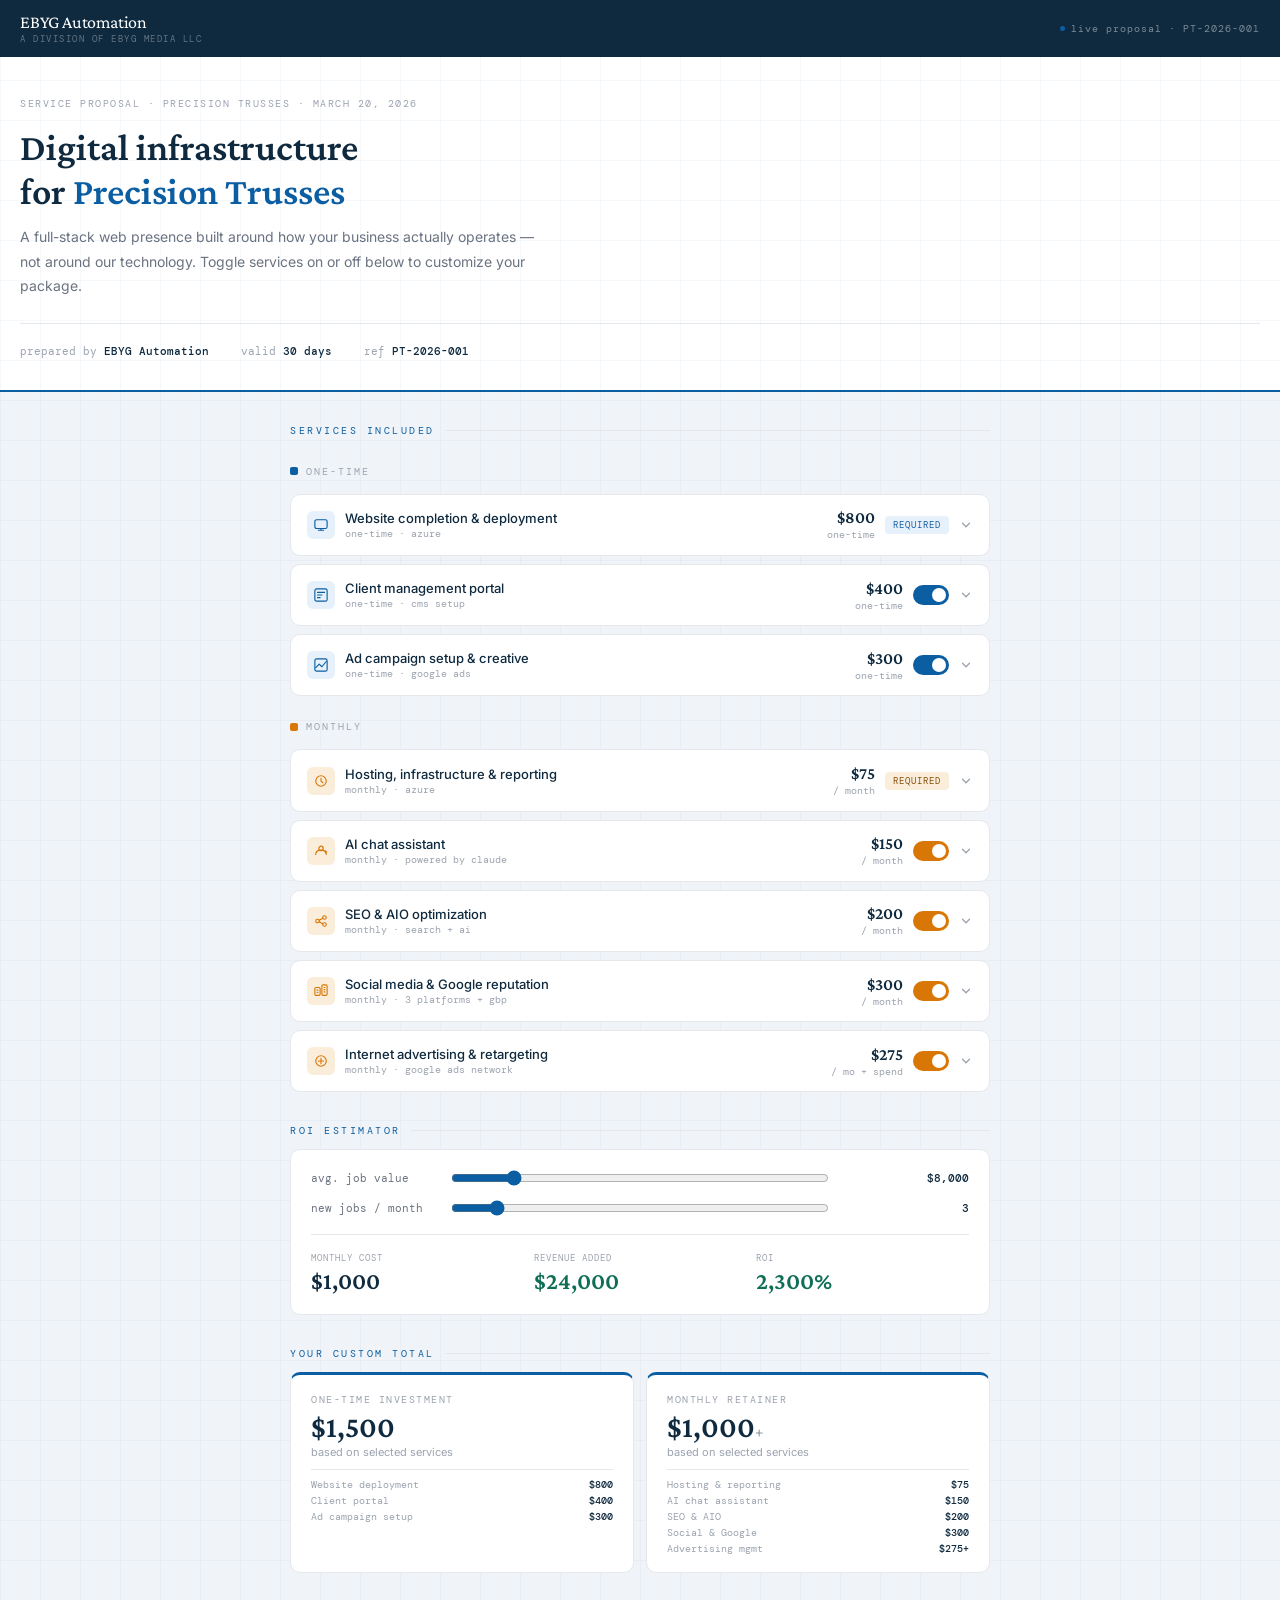
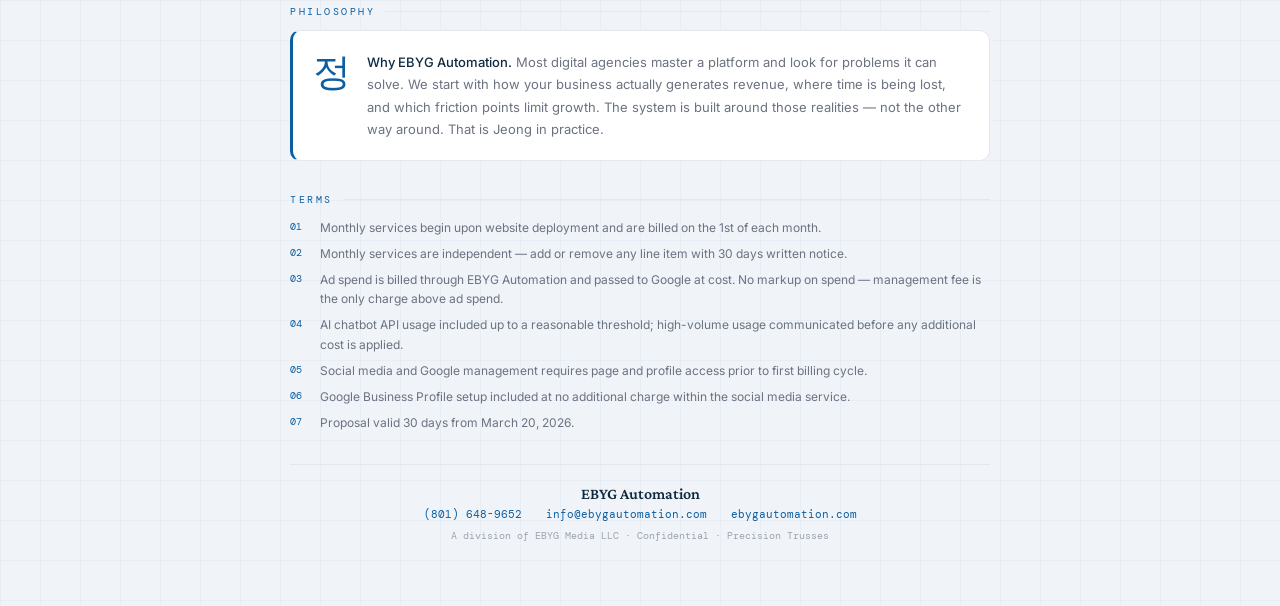
<file: precision-trusses-estimate.html>
<!DOCTYPE html>
<html lang="en">
<head>
<meta charset="UTF-8">
  <link rel="icon" type="image/png" href="favicon.png">
<meta name="viewport" content="width=device-width, initial-scale=1.0">
<title>Precision Trusses × EBYG Automation — Proposal</title>
<link href="https://fonts.googleapis.com/css2?family=DM+Mono:wght@400;500&family=Crimson+Pro:ital,wght@0,400;0,600;1,400&family=Inter:wght@400;500&display=swap" rel="stylesheet">
<style>
*,*::before,*::after{box-sizing:border-box;margin:0;padding:0;}
.wrap{font-family:'Inter',sans-serif;background:#F0F4F8;color:#0F2A3F;min-height:100vh;position:relative;overflow-x:hidden;}
.wrap::before{content:'';position:absolute;inset:0;background-image:linear-gradient(rgba(11,94,162,0.04) 1px,transparent 1px),linear-gradient(90deg,rgba(11,94,162,0.04) 1px,transparent 1px);background-size:40px 40px;pointer-events:none;z-index:0;}
.inner{position:relative;z-index:1;max-width:740px;margin:0 auto;padding:0 1.25rem 4rem;}

.topbar{background:#0F2A3F;padding:.75rem 1.25rem;display:flex;justify-content:space-between;align-items:center;position:relative;z-index:2;}
.tb-brand{font-family:'Crimson Pro',serif;font-size:18px;color:#fff;letter-spacing:-.2px;}
.tb-div{font-family:'DM Mono',monospace;font-size:9px;color:rgba(255,255,255,0.35);letter-spacing:1.5px;text-transform:uppercase;margin-top:1px;}
.tb-tag{display:flex;align-items:center;gap:6px;font-family:'DM Mono',monospace;font-size:10px;color:rgba(255,255,255,0.45);letter-spacing:1px;}
.tb-dot{width:5px;height:5px;border-radius:50%;background:#0B5EA2;animation:blink 2s infinite;}
@keyframes blink{0%,100%{opacity:1;}50%{opacity:.3;}}

.hero{background:#fff;border-bottom:2px solid #0B5EA2;padding:2.5rem 1.25rem 2rem;margin-bottom:2rem;}
.hero-ref{font-family:'DM Mono',monospace;font-size:10px;color:#9CA3AF;letter-spacing:1.5px;text-transform:uppercase;margin-bottom:1rem;}
.hero h1{font-family:'Crimson Pro',serif;font-size:clamp(26px,5vw,38px);color:#0F2A3F;line-height:1.15;margin-bottom:.75rem;font-weight:600;}
.hero h1 em{font-style:normal;color:#0B5EA2;}
.hero-sub{font-size:14px;color:#6B7280;line-height:1.75;max-width:520px;margin-bottom:1.5rem;}
.hero-meta{display:flex;gap:2rem;flex-wrap:wrap;padding-top:1.25rem;border-top:1px solid #E5E7EB;}
.hm{font-family:'DM Mono',monospace;font-size:11px;color:#9CA3AF;}
.hm span{color:#0F2A3F;font-weight:500;}

.slabel{font-family:'DM Mono',monospace;font-size:10px;text-transform:uppercase;letter-spacing:2.5px;color:#0B5EA2;margin-bottom:.75rem;display:flex;align-items:center;gap:10px;}
.slabel::after{content:'';flex:1;height:1px;background:#E5E7EB;}

.svclist{display:flex;flex-direction:column;gap:8px;margin-bottom:2rem;}
.tdiv{font-family:'DM Mono',monospace;font-size:10px;letter-spacing:2px;text-transform:uppercase;color:#9CA3AF;margin:1rem 0 .5rem;display:flex;align-items:center;gap:8px;}
.tdiv::before{content:'';width:8px;height:8px;border-radius:2px;flex-shrink:0;}
.tdiv.ot::before{background:#0B5EA2;}
.tdiv.mo::before{background:#D97706;}

.sc{background:#fff;border:1px solid #E5E7EB;border-radius:10px;overflow:hidden;transition:border-color .2s,opacity .2s;}
.sc.off{opacity:.5;}
.sc.open{border-left:3px solid #0B5EA2;}
.sc.open.mo-card{border-left:3px solid #D97706;}
.sh{display:flex;justify-content:space-between;align-items:center;padding:.85rem 1rem;gap:.75rem;}
.sl2{display:flex;align-items:center;gap:10px;flex:1;min-width:0;cursor:pointer;}
.ico{width:28px;height:28px;border-radius:6px;display:flex;align-items:center;justify-content:center;flex-shrink:0;}
.ib{background:#E6F1FB;}
.ia{background:#FAEEDA;}
.sn{font-size:13px;font-weight:500;color:#0F2A3F;}
.st{font-family:'DM Mono',monospace;font-size:10px;color:#9CA3AF;margin-top:1px;}
.sr{display:flex;align-items:center;gap:10px;flex-shrink:0;}
.sp{font-family:'Crimson Pro',serif;font-size:17px;color:#0F2A3F;font-weight:600;white-space:nowrap;}
.sc2{font-family:'DM Mono',monospace;font-size:10px;color:#9CA3AF;text-align:right;margin-top:1px;}
.chev{width:14px;height:14px;color:#9CA3AF;transition:transform .2s;flex-shrink:0;cursor:pointer;}
.sc.open .chev{transform:rotate(180deg);}

.tog-wrap{display:flex;align-items:center;flex-shrink:0;}
.tog{position:relative;width:36px;height:20px;flex-shrink:0;}
.tog input{opacity:0;width:0;height:0;position:absolute;}
.tog-slider{position:absolute;inset:0;background:#E5E7EB;border-radius:20px;cursor:pointer;transition:background .2s;}
.tog-slider::before{content:'';position:absolute;width:14px;height:14px;left:3px;top:3px;background:#fff;border-radius:50%;transition:transform .2s;}
.tog input:checked+.tog-slider{background:#0B5EA2;}
.tog input:checked+.tog-slider.amber{background:#D97706;}
.tog input:checked+.tog-slider::before{transform:translateX(16px);}

.sb{display:none;padding:0 1rem 1rem;padding-left:calc(1rem + 28px + 10px);}
.sc.open .sb{display:block;}
.sb p{font-size:13px;color:#6B7280;line-height:1.65;margin-bottom:8px;}
.sb ul{list-style:none;display:flex;flex-direction:column;gap:4px;}
.sb li{font-size:12px;color:#6B7280;padding-left:14px;position:relative;line-height:1.5;}
.sb li::before{content:'›';position:absolute;left:0;color:#0B5EA2;font-weight:500;}

.adbox{margin-top:12px;padding:12px 14px;background:#F0F4F8;border-radius:8px;border:1px solid #E5E7EB;}
.adbox-label{font-family:'DM Mono',monospace;font-size:9px;color:#9CA3AF;text-transform:uppercase;letter-spacing:1px;margin-bottom:8px;}
.adrow{display:flex;align-items:center;gap:8px;margin-bottom:6px;}
.adrow span{font-family:'DM Mono',monospace;font-size:10px;color:#6B7280;width:80px;flex-shrink:0;}
.adrow input[type=range]{flex:1;accent-color:#0B5EA2;}
.adrow .av{font-family:'DM Mono',monospace;font-size:11px;color:#0F2A3F;font-weight:500;min-width:48px;text-align:right;}
.adgrid{display:grid;grid-template-columns:1fr 1fr 1fr;gap:8px;margin-top:8px;}
.adg-item label{font-family:'DM Mono',monospace;font-size:9px;color:#9CA3AF;text-transform:uppercase;letter-spacing:1px;display:block;margin-bottom:2px;}
.adg-item .av2{font-size:13px;font-weight:500;color:#0F2A3F;}
.adg-item .av2.grn{color:#0F6E56;}
.adnote{font-family:'DM Mono',monospace;font-size:9px;color:#9CA3AF;margin-top:7px;}

.calc{background:#fff;border:1px solid #E5E7EB;border-radius:10px;padding:1.25rem;margin-bottom:2rem;}
.crow{display:flex;align-items:center;gap:10px;margin-bottom:.85rem;}
.crow span{font-family:'DM Mono',monospace;font-size:11px;color:#6B7280;width:130px;flex-shrink:0;}
.crow input[type=range]{flex:1;accent-color:#0B5EA2;}
.crow .cv{font-family:'DM Mono',monospace;font-size:11px;color:#0F2A3F;font-weight:500;min-width:58px;text-align:right;}
.cres{display:grid;grid-template-columns:1fr 1fr 1fr;gap:10px;margin-top:1.1rem;padding-top:1.1rem;border-top:1px solid #E5E7EB;}
.cm label{font-family:'DM Mono',monospace;font-size:9px;text-transform:uppercase;letter-spacing:1px;color:#9CA3AF;display:block;margin-bottom:3px;}
.cm .cv2{font-family:'Crimson Pro',serif;font-size:24px;color:#0F2A3F;font-weight:600;}
.cm .cv2.g{color:#0F6E56;}

.totals{display:grid;grid-template-columns:1fr 1fr;gap:12px;margin-bottom:2rem;}
.tc{background:#fff;border:1px solid #E5E7EB;border-radius:10px;padding:1.1rem 1.25rem;border-top:3px solid #0B5EA2;}
.tc label{font-family:'DM Mono',monospace;font-size:10px;text-transform:uppercase;letter-spacing:1.5px;color:#9CA3AF;display:block;margin-bottom:6px;}
.tc .amt{font-family:'Crimson Pro',serif;font-size:30px;color:#0F2A3F;line-height:1;font-weight:600;}
.tc .sub{font-size:11px;color:#9CA3AF;margin-top:3px;}
.tc .breakdown{margin-top:10px;padding-top:8px;border-top:1px solid #E5E7EB;display:flex;flex-direction:column;gap:3px;}
.tc .brow{display:flex;justify-content:space-between;font-family:'DM Mono',monospace;font-size:10px;color:#9CA3AF;}
.tc .brow span:last-child{color:#0F2A3F;font-weight:500;}

.jblock{background:#fff;border:1px solid #E5E7EB;border-radius:10px;padding:1.25rem;margin-bottom:2rem;display:flex;gap:1rem;border-left:3px solid #0B5EA2;}
.jg{font-family:'Crimson Pro',serif;font-size:38px;color:#0B5EA2;line-height:1;flex-shrink:0;padding-top:2px;}
.jt p{font-size:13px;color:#6B7280;line-height:1.7;}
.jt strong{color:#0F2A3F;font-weight:500;}

.terms-list{display:flex;flex-direction:column;gap:7px;margin-bottom:2rem;}
.ti2{display:flex;gap:10px;}
.tn{font-family:'DM Mono',monospace;font-size:10px;color:#0B5EA2;width:20px;flex-shrink:0;padding-top:2px;}
.tt{font-size:12px;color:#6B7280;line-height:1.6;}



.foot{text-align:center;padding-top:1.25rem;border-top:1px solid #E5E7EB;}
.fb{font-family:'Crimson Pro',serif;font-size:16px;color:#0F2A3F;margin-bottom:5px;font-weight:600;}
.flinks{display:flex;justify-content:center;gap:1.5rem;flex-wrap:wrap;}
.flinks a{font-family:'DM Mono',monospace;font-size:11px;color:#0B5EA2;text-decoration:none;}
.fc{font-family:'DM Mono',monospace;font-size:10px;color:#9CA3AF;margin-top:8px;}

@media(max-width:480px){
  .totals{grid-template-columns:1fr;}
  .agrid{grid-template-columns:1fr;}
  .cres{grid-template-columns:1fr 1fr;}
  .adgrid{grid-template-columns:1fr 1fr;}
  .sb{padding-left:1rem;}
  .hero{padding-left:1rem;padding-right:1rem;}
}
</style>
</head>
<body>
<div class="wrap">

<div class="topbar">
  <div>
    <div class="tb-brand">EBYG Automation</div>
    <div class="tb-div">A Division of EBYG Media LLC</div>
  </div>
  <div class="tb-tag"><span class="tb-dot"></span>live proposal · PT-2026-001</div>
</div>

<div class="hero">
  <div class="hero-ref">service proposal · precision trusses · march 20, 2026</div>
  <h1>Digital infrastructure<br>for <em>Precision Trusses</em></h1>
  <p class="hero-sub">A full-stack web presence built around how your business actually operates — not around our technology. Toggle services on or off below to customize your package.</p>
  <div class="hero-meta">
    <div class="hm">prepared by <span>EBYG Automation</span></div>
    <div class="hm">valid <span>30 days</span></div>
    <div class="hm">ref <span>PT-2026-001</span></div>
  </div>
</div>

<div class="inner">

<div class="slabel">services included</div>
<div class="svclist">

  <div class="tdiv ot">one-time</div>

  <div class="sc" id="s-web">
    <div class="sh">
      <div class="sl2" onclick="expand('s-web')">
        <div class="ico ib"><svg width="14" height="14" viewBox="0 0 16 16" fill="none"><rect x="1" y="2" width="14" height="10" rx="2" stroke="#0B5EA2" stroke-width="1.3"/><path d="M5 14h6M8 12v2" stroke="#0B5EA2" stroke-width="1.3" stroke-linecap="round"/></svg></div>
        <div><div class="sn">Website completion & deployment</div><div class="st">one-time · azure</div></div>
      </div>
      <div class="sr">
        <div style="text-align:right"><div class="sp">$800</div><div class="sc2">one-time</div></div>
        <span style="font-family:'DM Mono',monospace;font-size:9px;letter-spacing:1px;text-transform:uppercase;background:#E6F1FB;color:#185FA5;padding:3px 8px;border-radius:4px;white-space:nowrap;">required</span>
        <svg class="chev" onclick="expand('s-web')" viewBox="0 0 16 16" fill="none"><path d="M4 6l4 4 4-4" stroke="currentColor" stroke-width="1.5" stroke-linecap="round"/></svg>
      </div>
    </div>
    <div class="sb"><p>Final build-out, QA testing, and full production deployment on Azure. Mobile-responsive, SSL-secured, and performance-optimized.</p><ul><li>All remaining pages and components finalized</li><li>Cross-device & browser testing</li><li>SSL certificate + uptime configuration</li><li>Production deploy to Azure infrastructure</li></ul></div>
  </div>

  <div class="sc" id="s-portal">
    <div class="sh">
      <div class="sl2" onclick="expand('s-portal')">
        <div class="ico ib"><svg width="14" height="14" viewBox="0 0 16 16" fill="none"><rect x="1" y="1" width="14" height="14" rx="2" stroke="#0B5EA2" stroke-width="1.3"/><path d="M4 5h8M4 8h5M4 11h3" stroke="#0B5EA2" stroke-width="1.3" stroke-linecap="round"/></svg></div>
        <div><div class="sn">Client management portal</div><div class="st">one-time · cms setup</div></div>
      </div>
      <div class="sr">
        <div style="text-align:right"><div class="sp">$400</div><div class="sc2">one-time</div></div>
        <div class="tog-wrap"><label class="tog"><input type="checkbox" checked onchange="updateTotals()"><span class="tog-slider"></span></label></div>
        <svg class="chev" onclick="expand('s-portal')" viewBox="0 0 16 16" fill="none"><path d="M4 6l4 4 4-4" stroke="currentColor" stroke-width="1.5" stroke-linecap="round"/></svg>
      </div>
    </div>
    <div class="sb"><p>A backend portal giving your team direct control over the website — update images, text, and contact info without needing a developer. Changes stage before going live.</p><ul><li>Edit images, text, and page content</li><li>Update contact info and business details</li><li>Secure login with role-based access</li><li>Staging review before publishing to production</li></ul></div>
  </div>

  <div class="sc" id="s-adsetup">
    <div class="sh">
      <div class="sl2" onclick="expand('s-adsetup')">
        <div class="ico ib"><svg width="14" height="14" viewBox="0 0 16 16" fill="none"><path d="M2 11L6 7l3 3 5-6" stroke="#0B5EA2" stroke-width="1.3" stroke-linecap="round" stroke-linejoin="round"/><rect x="1" y="1" width="14" height="14" rx="2" stroke="#0B5EA2" stroke-width="1.3"/></svg></div>
        <div><div class="sn">Ad campaign setup & creative</div><div class="st">one-time · google ads</div></div>
      </div>
      <div class="sr">
        <div style="text-align:right"><div class="sp">$300</div><div class="sc2">one-time</div></div>
        <div class="tog-wrap"><label class="tog"><input type="checkbox" checked onchange="updateTotals()"><span class="tog-slider"></span></label></div>
        <svg class="chev" onclick="expand('s-adsetup')" viewBox="0 0 16 16" fill="none"><path d="M4 6l4 4 4-4" stroke="currentColor" stroke-width="1.5" stroke-linecap="round"/></svg>
      </div>
    </div>
    <div class="sb"><p>Full campaign build before the first ad goes live — keyword research, ad copy, creative assets, and retargeting pixel installation on your site.</p><ul><li>Google Ads account & campaign structure setup</li><li>Keyword research & negative keyword list</li><li>Ad copy creation (search + display variants)</li><li>Retargeting pixel installed on your website</li><li>Conversion tracking configuration</li></ul></div>
  </div>

  <div class="tdiv mo">monthly</div>

  <div class="sc mo-card" id="s-host">
    <div class="sh">
      <div class="sl2" onclick="expand('s-host')">
        <div class="ico ia"><svg width="14" height="14" viewBox="0 0 16 16" fill="none"><circle cx="8" cy="8" r="6" stroke="#D97706" stroke-width="1.3"/><path d="M8 5v3l2 2" stroke="#D97706" stroke-width="1.3" stroke-linecap="round"/></svg></div>
        <div><div class="sn">Hosting, infrastructure & reporting</div><div class="st">monthly · azure</div></div>
      </div>
      <div class="sr">
        <div style="text-align:right"><div class="sp">$75</div><div class="sc2">/ month</div></div>
        <span style="font-family:'DM Mono',monospace;font-size:9px;letter-spacing:1px;text-transform:uppercase;background:#FAEEDA;color:#854F0B;padding:3px 8px;border-radius:4px;white-space:nowrap;">required</span>
        <svg class="chev" onclick="expand('s-host')" viewBox="0 0 16 16" fill="none"><path d="M4 6l4 4 4-4" stroke="currentColor" stroke-width="1.5" stroke-linecap="round"/></svg>
      </div>
    </div>
    <div class="sb"><p>Azure hosting with uptime monitoring, daily backups, SSL management, and full client portal access. Monthly performance report delivered to your inbox.</p><ul><li>Uptime monitoring & SSL management</li><li>Daily automated backups</li><li>Client portal access included</li><li>Monthly report: visitors, traffic sources, top pages</li></ul></div>
  </div>

  <div class="sc mo-card" id="s-ai">
    <div class="sh">
      <div class="sl2" onclick="expand('s-ai')">
        <div class="ico ia"><svg width="14" height="14" viewBox="0 0 16 16" fill="none"><path d="M2 12c0-3 2-5 6-5s6 2 6 5" stroke="#D97706" stroke-width="1.3" stroke-linecap="round"/><circle cx="8" cy="5" r="2.5" stroke="#D97706" stroke-width="1.3"/><path d="M13 8l1.5 1-1.5 1" stroke="#D97706" stroke-width="1.3" stroke-linecap="round" stroke-linejoin="round"/></svg></div>
        <div><div class="sn">AI chat assistant</div><div class="st">monthly · powered by claude</div></div>
      </div>
      <div class="sr">
        <div style="text-align:right"><div class="sp">$150</div><div class="sc2">/ month</div></div>
        <div class="tog-wrap"><label class="tog"><input type="checkbox" checked onchange="updateTotals()"><span class="tog-slider amber"></span></label></div>
        <svg class="chev" onclick="expand('s-ai')" viewBox="0 0 16 16" fill="none"><path d="M4 6l4 4 4-4" stroke="currentColor" stroke-width="1.5" stroke-linecap="round"/></svg>
      </div>
    </div>
    <div class="sb"><p>A Claude-powered chat widget trained on your products, services, and FAQs. Handles after-hours inquiries and captures lead information automatically.</p><ul><li>Trained on Precision Trusses products & services</li><li>Handles after-hours customer questions</li><li>Captures and logs lead information</li><li>API usage + ongoing prompt refinement included</li></ul></div>
  </div>

  <div class="sc mo-card" id="s-seo">
    <div class="sh">
      <div class="sl2" onclick="expand('s-seo')">
        <div class="ico ia"><svg width="14" height="14" viewBox="0 0 16 16" fill="none"><circle cx="4" cy="8" r="2" stroke="#D97706" stroke-width="1.3"/><circle cx="12" cy="4" r="2" stroke="#D97706" stroke-width="1.3"/><circle cx="12" cy="12" r="2" stroke="#D97706" stroke-width="1.3"/><path d="M6 7.2l4-2.4M6 8.8l4 2.4" stroke="#D97706" stroke-width="1.3" stroke-linecap="round"/></svg></div>
        <div><div class="sn">SEO & AIO optimization</div><div class="st">monthly · search + ai</div></div>
      </div>
      <div class="sr">
        <div style="text-align:right"><div class="sp">$200</div><div class="sc2">/ month</div></div>
        <div class="tog-wrap"><label class="tog"><input type="checkbox" checked onchange="updateTotals()"><span class="tog-slider amber"></span></label></div>
        <svg class="chev" onclick="expand('s-seo')" viewBox="0 0 16 16" fill="none"><path d="M4 6l4 4 4-4" stroke="currentColor" stroke-width="1.5" stroke-linecap="round"/></svg>
      </div>
    </div>
    <div class="sb"><p>Ongoing optimization for both traditional search engines and AI-driven discovery platforms — so Precision Trusses surfaces when buyers search, however they search.</p><ul><li>Keyword monitoring & content updates</li><li>Technical SEO audits & schema markup</li><li>AI-driven search optimization (AIO)</li><li>Monthly ranking & visibility report</li></ul></div>
  </div>

  <div class="sc mo-card" id="s-social">
    <div class="sh">
      <div class="sl2" onclick="expand('s-social')">
        <div class="ico ia"><svg width="14" height="14" viewBox="0 0 16 16" fill="none"><rect x="1" y="4" width="6" height="9" rx="1.5" stroke="#D97706" stroke-width="1.3"/><rect x="9" y="1" width="6" height="12" rx="1.5" stroke="#D97706" stroke-width="1.3"/><path d="M3.5 7h1M3.5 9.5h1M11.5 4h1M11.5 6.5h1M11.5 9h1" stroke="#D97706" stroke-width="1.3" stroke-linecap="round"/></svg></div>
        <div><div class="sn">Social media & Google reputation</div><div class="st">monthly · 3 platforms + gbp</div></div>
      </div>
      <div class="sr">
        <div style="text-align:right"><div class="sp">$300</div><div class="sc2">/ month</div></div>
        <div class="tog-wrap"><label class="tog"><input type="checkbox" checked onchange="updateTotals()"><span class="tog-slider amber"></span></label></div>
        <svg class="chev" onclick="expand('s-social')" viewBox="0 0 16 16" fill="none"><path d="M4 6l4 4 4-4" stroke="currentColor" stroke-width="1.5" stroke-linecap="round"/></svg>
      </div>
    </div>
    <div class="sb"><p>12 branded posts/month across agreed platforms, plus Google Business Profile setup, optimization, and review management to build local search authority.</p><ul><li>12 posts/month — Facebook, Instagram, LinkedIn</li><li>Branded graphics included</li><li>Google Business Profile setup & optimization</li><li>Review monitoring & response strategy</li><li>Monthly performance summary</li></ul></div>
  </div>

  <div class="sc mo-card" id="s-ads">
    <div class="sh">
      <div class="sl2" onclick="expand('s-ads')">
        <div class="ico ia"><svg width="14" height="14" viewBox="0 0 16 16" fill="none"><circle cx="8" cy="8" r="6" stroke="#D97706" stroke-width="1.3"/><path d="M5 8h6M8 5v6" stroke="#D97706" stroke-width="1.3" stroke-linecap="round"/></svg></div>
        <div><div class="sn">Internet advertising & retargeting</div><div class="st">monthly · google ads network</div></div>
      </div>
      <div class="sr">
        <div style="text-align:right"><div class="sp" id="adprice">$275</div><div class="sc2">/ mo + spend</div></div>
        <div class="tog-wrap"><label class="tog"><input type="checkbox" checked onchange="updateTotals()"><span class="tog-slider amber"></span></label></div>
        <svg class="chev" onclick="expand('s-ads')" viewBox="0 0 16 16" fill="none"><path d="M4 6l4 4 4-4" stroke="currentColor" stroke-width="1.5" stroke-linecap="round"/></svg>
      </div>
    </div>
    <div class="sb">
      <p>Ads across Google's full network — search results, display placements, and retargeting for visitors who've already been to your site. You pay the ad spend; we manage, optimize, and report monthly.</p>
      <ul><li>Search ads — appear when buyers search for trusses locally</li><li>Display ads — Google's network across relevant sites</li><li>Retargeting — follow site visitors after they leave</li><li>Monthly bid & keyword optimization</li><li>Monthly performance report included</li></ul>
      <div class="adbox">
        <div class="adbox-label">ad spend estimator</div>
        <div class="adrow"><span>monthly spend</span><input type="range" id="adspend" min="300" max="2000" step="50" value="500" oninput="updAd()"><span class="av" id="sout">$500</span></div>
        <div class="adgrid">
          <div class="adg-item"><label>ad spend</label><div class="av2" id="sdisp">$500</div></div>
          <div class="adg-item"><label>mgmt fee</label><div class="av2" id="mdisp">$275</div></div>
          <div class="adg-item"><label>total</label><div class="av2 grn" id="tdisp">$775</div></div>
        </div>
        <div class="adnote">$200 flat + 15% of ad spend · recommended start: $500–$750/mo</div>
      </div>
    </div>
  </div>

</div>

<div class="slabel">ROI estimator</div>
<div class="calc">
  <div class="crow"><span>avg. job value</span><input type="range" id="job" min="500" max="50000" step="500" value="8000" oninput="calcROI()"><span class="cv" id="jout">$8,000</span></div>
  <div class="crow"><span>new jobs / month</span><input type="range" id="jobs" min="1" max="20" step="1" value="3" oninput="calcROI()"><span class="cv" id="lout">3</span></div>
  <div class="cres">
    <div class="cm"><label>monthly cost</label><div class="cv2" id="calc-cost">$925</div></div>
    <div class="cm"><label>revenue added</label><div class="cv2 g" id="rout">$24,000</div></div>
    <div class="cm"><label>ROI</label><div class="cv2 g" id="iout">2,495%</div></div>
  </div>
</div>

<div class="slabel">your custom total</div>
<div class="totals">
  <div class="tc">
    <label>One-time investment</label>
    <div class="amt" id="ot-total">$1,500</div>
    <div class="sub">based on selected services</div>
    <div class="breakdown" id="ot-breakdown">
      <div class="brow"><span>Website deployment</span><span>$800</span></div>
      <div class="brow"><span>Client portal</span><span>$400</span></div>
      <div class="brow"><span>Ad campaign setup</span><span>$300</span></div>
    </div>
  </div>
  <div class="tc">
    <label>Monthly retainer</label>
    <div class="amt" id="mo-total">$925<span style="font-size:16px;color:#9CA3AF;">+</span></div>
    <div class="sub">based on selected services</div>
    <div class="breakdown" id="mo-breakdown">
      <div class="brow"><span>Hosting & reporting</span><span>$75</span></div>
      <div class="brow"><span>AI chat assistant</span><span>$150</span></div>
      <div class="brow"><span>SEO & AIO</span><span>$200</span></div>
      <div class="brow"><span>Social & Google</span><span>$300</span></div>
      <div class="brow"><span>Advertising mgmt</span><span>$275+</span></div>
    </div>
  </div>
</div>

<div class="slabel">philosophy</div>
<div class="jblock">
  <div class="jg">정</div>
  <div class="jt"><p><strong>Why EBYG Automation.</strong> Most digital agencies master a platform and look for problems it can solve. We start with how your business actually generates revenue, where time is being lost, and which friction points limit growth. The system is built around those realities — not the other way around. That is Jeong in practice.</p></div>
</div>

<div class="slabel">terms</div>
<div class="terms-list">
  <div class="ti2"><span class="tn">01</span><span class="tt">Monthly services begin upon website deployment and are billed on the 1st of each month.</span></div>
  <div class="ti2"><span class="tn">02</span><span class="tt">Monthly services are independent — add or remove any line item with 30 days written notice.</span></div>
  <div class="ti2"><span class="tn">03</span><span class="tt">Ad spend is billed through EBYG Automation and passed to Google at cost. No markup on spend — management fee is the only charge above ad spend.</span></div>
  <div class="ti2"><span class="tn">04</span><span class="tt">AI chatbot API usage included up to a reasonable threshold; high-volume usage communicated before any additional cost is applied.</span></div>
  <div class="ti2"><span class="tn">05</span><span class="tt">Social media and Google management requires page and profile access prior to first billing cycle.</span></div>
  <div class="ti2"><span class="tn">06</span><span class="tt">Google Business Profile setup included at no additional charge within the social media service.</span></div>
  <div class="ti2"><span class="tn">07</span><span class="tt">Proposal valid 30 days from March 20, 2026.</span></div>
</div>



<div class="foot">
  <div class="fb">EBYG Automation</div>
  <div class="flinks">
    <a href="tel:+18016489652">(801) 648-9652</a>
    <a href="/cdn-cgi/l/email-protection#abc2c5cdc48d889d9f90cec9d2cccadedfc4c6cadfc2c4c585c8c4c6">info&#64;ebygautomation.com</a>
    <a href="https://ebygautomation.com">ebygautomation.com</a>
  </div>
  <div class="fc">A division of EBYG Media LLC · Confidential · Precision Trusses</div>
</div>

</div>
</div>

<script>
var services = {
  'web':     {type:'ot', price:800,  label:'Website deployment', required:true},
  'portal':  {type:'ot', price:400,  label:'Client portal'},
  'adsetup': {type:'ot', price:300,  label:'Ad campaign setup'},
  'host':    {type:'mo', price:75,   label:'Hosting & reporting', required:true},
  'ai':      {type:'mo', price:150,  label:'AI chat assistant'},
  'seo':     {type:'mo', price:200,  label:'SEO & AIO'},
  'social':  {type:'mo', price:300,  label:'Social & Google'},
  'ads':     {type:'mo', price:275,  label:'Advertising mgmt', variable:true}
};

function expand(id){
  document.getElementById(id).classList.toggle('open');
}

function getAdMgmt(){
  var s = document.getElementById('adspend') ? parseInt(document.getElementById('adspend').value) : 500;
  return Math.round(200 + s * 0.15);
}

function calcROI(){
  var j = parseInt(document.getElementById('job').value);
  var l = parseInt(document.getElementById('jobs').value);
  document.getElementById('jout').textContent = '$'+j.toLocaleString();
  document.getElementById('lout').textContent = l;
  var rev = j * l;
  var cost = 0;
  Object.keys(services).forEach(function(k){
    var svc = services[k];
    if(svc.type==='mo'){
      var el = document.getElementById('s-'+k);
      var cb = el.querySelector('input[type=checkbox]');
      var on = svc.required ? true : (cb && cb.checked);
      if(on) cost += svc.variable ? getAdMgmt() : svc.price;
    }
  });
  if(cost===0) cost=1;
  var roi = Math.round(((rev - cost) / cost) * 100);
  document.getElementById('rout').textContent = '$'+rev.toLocaleString();
  document.getElementById('iout').textContent = roi > 0 ? roi.toLocaleString()+'%' : '0%';
}

function updateTotals(){
  var otTotal=0, moTotal=0, otRows='', moRows='';
  Object.keys(services).forEach(function(k){
    var svc = services[k];
    var el = document.getElementById('s-'+k);
    var cb = el.querySelector('input[type=checkbox]');
    var on = svc.required ? true : (cb && cb.checked);
    if(!svc.required) el.classList.toggle('off', !on);
    if(!on) return;
    var price = svc.variable ? getAdMgmt() : svc.price;
    if(svc.type==='ot'){
      otTotal += price;
      otRows += '<div class="brow"><span>'+svc.label+'</span><span>$'+price.toLocaleString()+'</span></div>';
    } else {
      moTotal += price;
      moRows += '<div class="brow"><span>'+svc.label+'</span><span>$'+price.toLocaleString()+(svc.variable?'+':'')+'</span></div>';
    }
  });
  var adsOn = document.getElementById('s-ads').querySelector('input').checked;
  document.getElementById('ot-total').textContent = '$'+otTotal.toLocaleString();
  document.getElementById('mo-total').innerHTML = '$'+moTotal.toLocaleString()+(adsOn?'<span style="font-size:16px;color:#9CA3AF;">+</span>':'');
  document.getElementById('ot-breakdown').innerHTML = otRows || '<div class="brow" style="color:#9CA3AF;"><span>No one-time services selected</span><span>$0</span></div>';
  document.getElementById('mo-breakdown').innerHTML = moRows || '<div class="brow" style="color:#9CA3AF;"><span>No monthly services selected</span><span>$0</span></div>';
  document.getElementById('calc-cost').textContent = '$'+moTotal.toLocaleString();
  calcROI();
}

function updAd(){
  var s = parseInt(document.getElementById('adspend').value);
  var m = Math.round(200 + s * 0.15);
  var t = s + m;
  document.getElementById('sout').textContent = '$'+s.toLocaleString();
  document.getElementById('sdisp').textContent = '$'+s.toLocaleString();
  document.getElementById('mdisp').textContent = '$'+m.toLocaleString();
  document.getElementById('tdisp').textContent = '$'+t.toLocaleString();
  document.getElementById('adprice').textContent = '$'+m.toLocaleString();
  services['ads'].price = m;
  updateTotals();
}

updAd();
updateTotals();
calcROI();
</script>
</body>
</html>
</file>
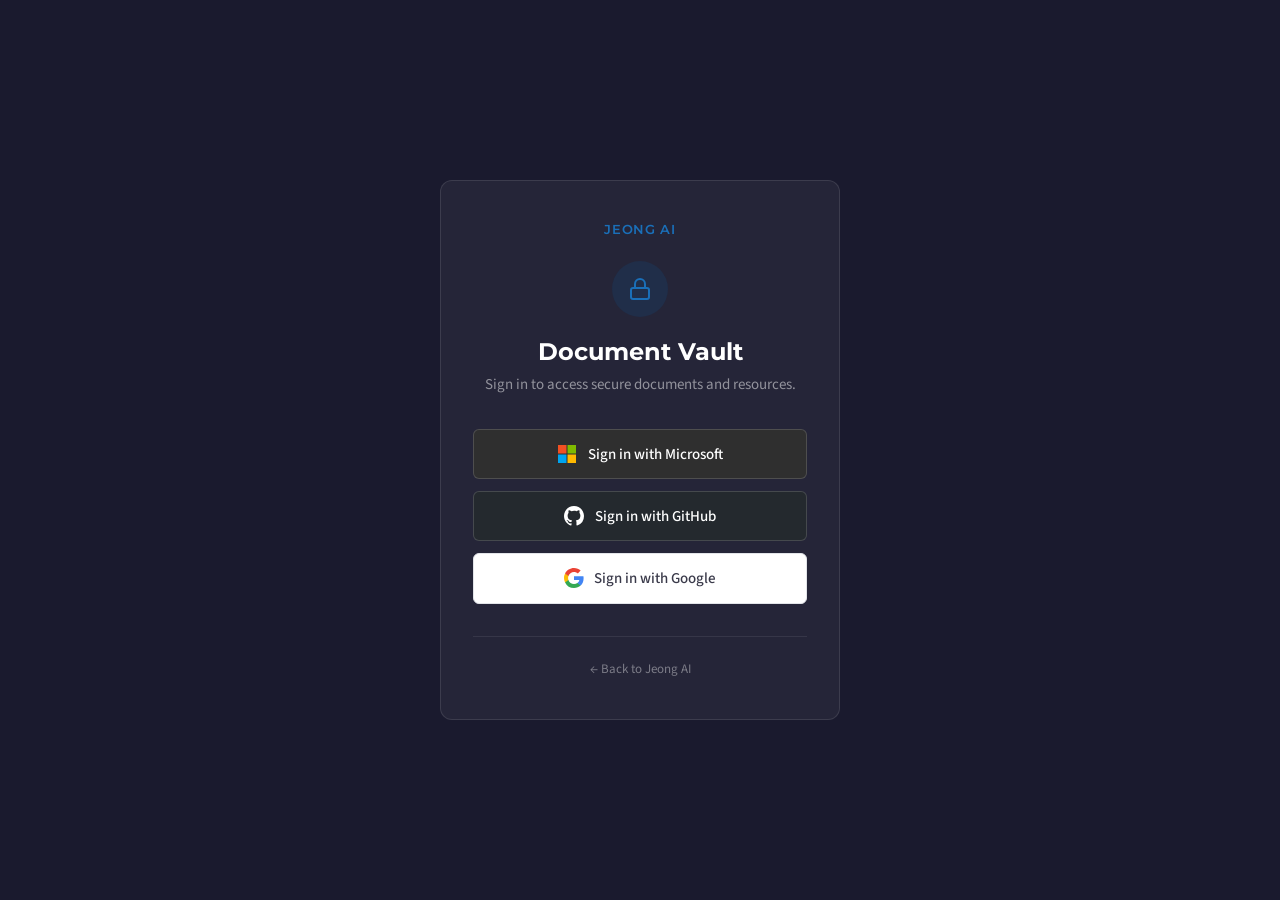
<file: vault-login.html>
<!DOCTYPE html>
<html lang="en">
<head>
  <meta charset="UTF-8">
  <meta name="viewport" content="width=device-width, initial-scale=1.0">
  <meta name="robots" content="noindex, nofollow">
  <title>Sign In — Jeong AI Vault</title>
  <link rel="preconnect" href="https://fonts.googleapis.com">
  <link rel="preconnect" href="https://fonts.gstatic.com" crossorigin>
  <link href="https://fonts.googleapis.com/css2?family=Montserrat:wght@400;500;600;700&family=Source+Sans+3:wght@300;400;500;600&display=swap" rel="stylesheet">
  <link rel="icon" type="image/png" href="favicon.png">
  <style>
    :root {
      --primary: #0a4f8a;
      --primary-dark: #083d6b;
      --primary-light: #1a6fb8;
      --accent: #c7553b;
      --dark: #1a1a2e;
      --text: #3a3a4a;
      --text-light: #6b6b7b;
      --white: #ffffff;
      --border: #e2e4e8;
      --shadow-md: 0 4px 16px rgba(0,0,0,0.08);
      --shadow-lg: 0 8px 32px rgba(0,0,0,0.12);
      --radius: 6px;
      --radius-lg: 12px;
      --transition: 0.25s ease;
      --font-heading: 'Montserrat', sans-serif;
      --font-body: 'Source Sans 3', 'Source Sans Pro', sans-serif;
    }
    *, *::before, *::after { box-sizing: border-box; margin: 0; padding: 0; }
    body {
      font-family: var(--font-body);
      background: var(--dark);
      min-height: 100vh;
      display: flex;
      align-items: center;
      justify-content: center;
      padding: 2rem;
    }
    .login-container {
      background: rgba(255,255,255,0.05);
      border: 1px solid rgba(255,255,255,0.1);
      border-radius: var(--radius-lg);
      padding: 2.5rem 2rem;
      width: 100%;
      max-width: 400px;
      text-align: center;
    }
    .login-brand {
      font-family: var(--font-heading);
      font-size: 13px;
      font-weight: 600;
      color: var(--primary-light);
      letter-spacing: 0.05em;
      text-transform: uppercase;
      margin-bottom: 1.5rem;
    }
    .login-lock {
      width: 56px;
      height: 56px;
      margin: 0 auto 1.25rem;
      background: rgba(10, 79, 138, 0.2);
      border-radius: 50%;
      display: flex;
      align-items: center;
      justify-content: center;
    }
    .login-lock svg { color: var(--primary-light); }
    h1 {
      font-family: var(--font-heading);
      font-size: 1.5rem;
      font-weight: 700;
      color: var(--white);
      margin-bottom: 0.5rem;
    }
    .login-sub {
      color: rgba(255,255,255,0.5);
      font-size: 15px;
      margin-bottom: 2rem;
      line-height: 1.5;
    }
    .auth-buttons {
      display: flex;
      flex-direction: column;
      gap: 0.75rem;
    }
    .auth-btn {
      display: flex;
      align-items: center;
      justify-content: center;
      gap: 0.65rem;
      padding: 0.85rem 1.25rem;
      border-radius: var(--radius);
      font-family: var(--font-body);
      font-size: 15px;
      font-weight: 500;
      text-decoration: none;
      transition: all var(--transition);
      border: 1px solid rgba(255,255,255,0.15);
    }
    .auth-btn.microsoft {
      background: #2F2F2F;
      color: var(--white);
    }
    .auth-btn.microsoft:hover {
      background: #404040;
      color: var(--white);
    }
    .auth-btn.github {
      background: #24292e;
      color: var(--white);
    }
    .auth-btn.github:hover {
      background: #2f363d;
      color: var(--white);
    }
    .auth-btn.google {
      background: var(--white);
      color: var(--text);
      border-color: var(--border);
    }
    .auth-btn.google:hover {
      background: #f5f5f5;
      color: var(--text);
    }
    .auth-btn svg {
      flex-shrink: 0;
    }
    .login-footer {
      margin-top: 2rem;
      padding-top: 1.25rem;
      border-top: 1px solid rgba(255,255,255,0.08);
    }
    .login-footer a {
      color: rgba(255,255,255,0.4);
      font-size: 13px;
      text-decoration: none;
      transition: color var(--transition);
    }
    .login-footer a:hover {
      color: rgba(255,255,255,0.7);
    }
  </style>
</head>
<body>

  <div class="login-container">
    <div class="login-brand">Jeong AI</div>

    <div class="login-lock">
      <svg width="24" height="24" viewBox="0 0 24 24" fill="none" stroke="currentColor" stroke-width="2" stroke-linecap="round" stroke-linejoin="round"><rect x="3" y="11" width="18" height="11" rx="2" ry="2"/><path d="M7 11V7a5 5 0 0 1 10 0v4"/></svg>
    </div>

    <h1>Document Vault</h1>
    <p class="login-sub">Sign in to access secure documents and resources.</p>

    <div class="auth-buttons">
      <a href="/.auth/login/aad?post_login_redirect_uri=/vault" class="auth-btn microsoft">
        <svg width="20" height="20" viewBox="0 0 20 20"><rect x="1" y="1" width="8.5" height="8.5" fill="#F25022"/><rect x="10.5" y="1" width="8.5" height="8.5" fill="#7FBA00"/><rect x="1" y="10.5" width="8.5" height="8.5" fill="#00A4EF"/><rect x="10.5" y="10.5" width="8.5" height="8.5" fill="#FFB900"/></svg>
        Sign in with Microsoft
      </a>
      <a href="/.auth/login/github?post_login_redirect_uri=/vault" class="auth-btn github">
        <svg width="20" height="20" viewBox="0 0 20 20" fill="currentColor"><path d="M10 0C4.477 0 0 4.484 0 10.017c0 4.425 2.865 8.18 6.839 9.504.5.092.682-.217.682-.483 0-.237-.008-.868-.013-1.703-2.782.605-3.369-1.343-3.369-1.343-.454-1.158-1.11-1.466-1.11-1.466-.908-.62.069-.608.069-.608 1.003.07 1.531 1.032 1.531 1.032.892 1.53 2.341 1.088 2.91.832.092-.647.35-1.088.636-1.338-2.22-.253-4.555-1.113-4.555-4.951 0-1.093.39-1.988 1.029-2.688-.103-.253-.446-1.272.098-2.65 0 0 .84-.27 2.75 1.026A9.564 9.564 0 0110 4.844c.85.004 1.705.115 2.504.337 1.909-1.296 2.747-1.027 2.747-1.027.546 1.379.203 2.398.1 2.651.64.7 1.028 1.595 1.028 2.688 0 3.848-2.339 4.695-4.566 4.943.359.309.678.92.678 1.855 0 1.338-.012 2.419-.012 2.747 0 .268.18.58.688.482A10.019 10.019 0 0020 10.017C20 4.484 15.522 0 10 0z"/></svg>
        Sign in with GitHub
      </a>
      <a href="/.auth/login/google?post_login_redirect_uri=/vault" class="auth-btn google">
        <svg width="20" height="20" viewBox="0 0 20 20"><path d="M19.6 10.23c0-.68-.06-1.36-.18-2.02H10v3.83h5.38a4.6 4.6 0 01-2 3.02v2.5h3.24c1.89-1.74 2.98-4.3 2.98-7.33z" fill="#4285F4"/><path d="M10 20c2.7 0 4.96-.9 6.62-2.44l-3.24-2.5c-.9.6-2.04.95-3.38.95-2.6 0-4.8-1.76-5.58-4.12H1.08v2.58A9.99 9.99 0 0010 20z" fill="#34A853"/><path d="M4.42 11.89A6.01 6.01 0 014.1 10c0-.66.11-1.3.32-1.89V5.53H1.08A9.99 9.99 0 000 10c0 1.61.39 3.14 1.08 4.47l3.34-2.58z" fill="#FBBC05"/><path d="M10 3.96c1.47 0 2.78.5 3.82 1.5l2.86-2.86C14.96.99 12.7 0 10 0 6.09 0 2.71 2.24 1.08 5.53l3.34 2.58C5.2 5.72 7.4 3.96 10 3.96z" fill="#EA4335"/></svg>
        Sign in with Google
      </a>
    </div>

    <div class="login-footer">
      <a href="/">&larr; Back to Jeong AI</a>
    </div>
  </div>

</body>
</html>
</file>
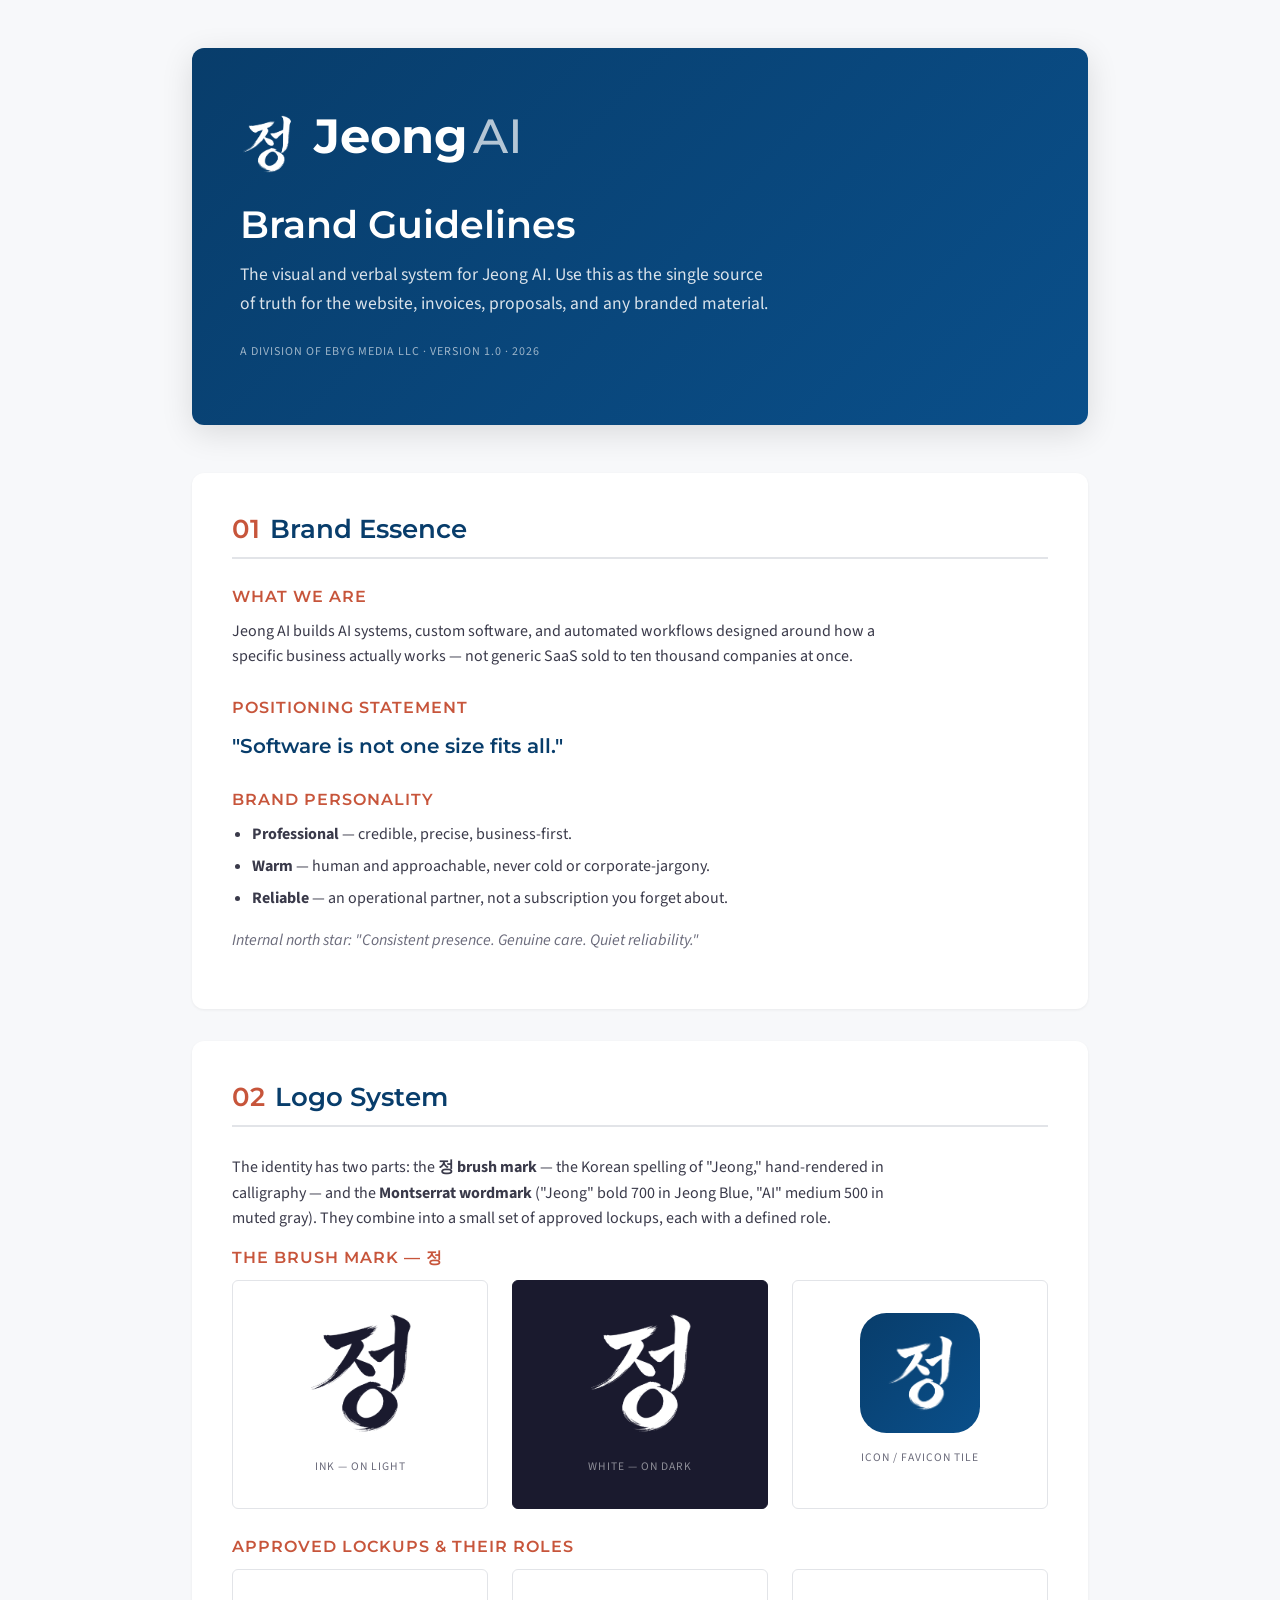
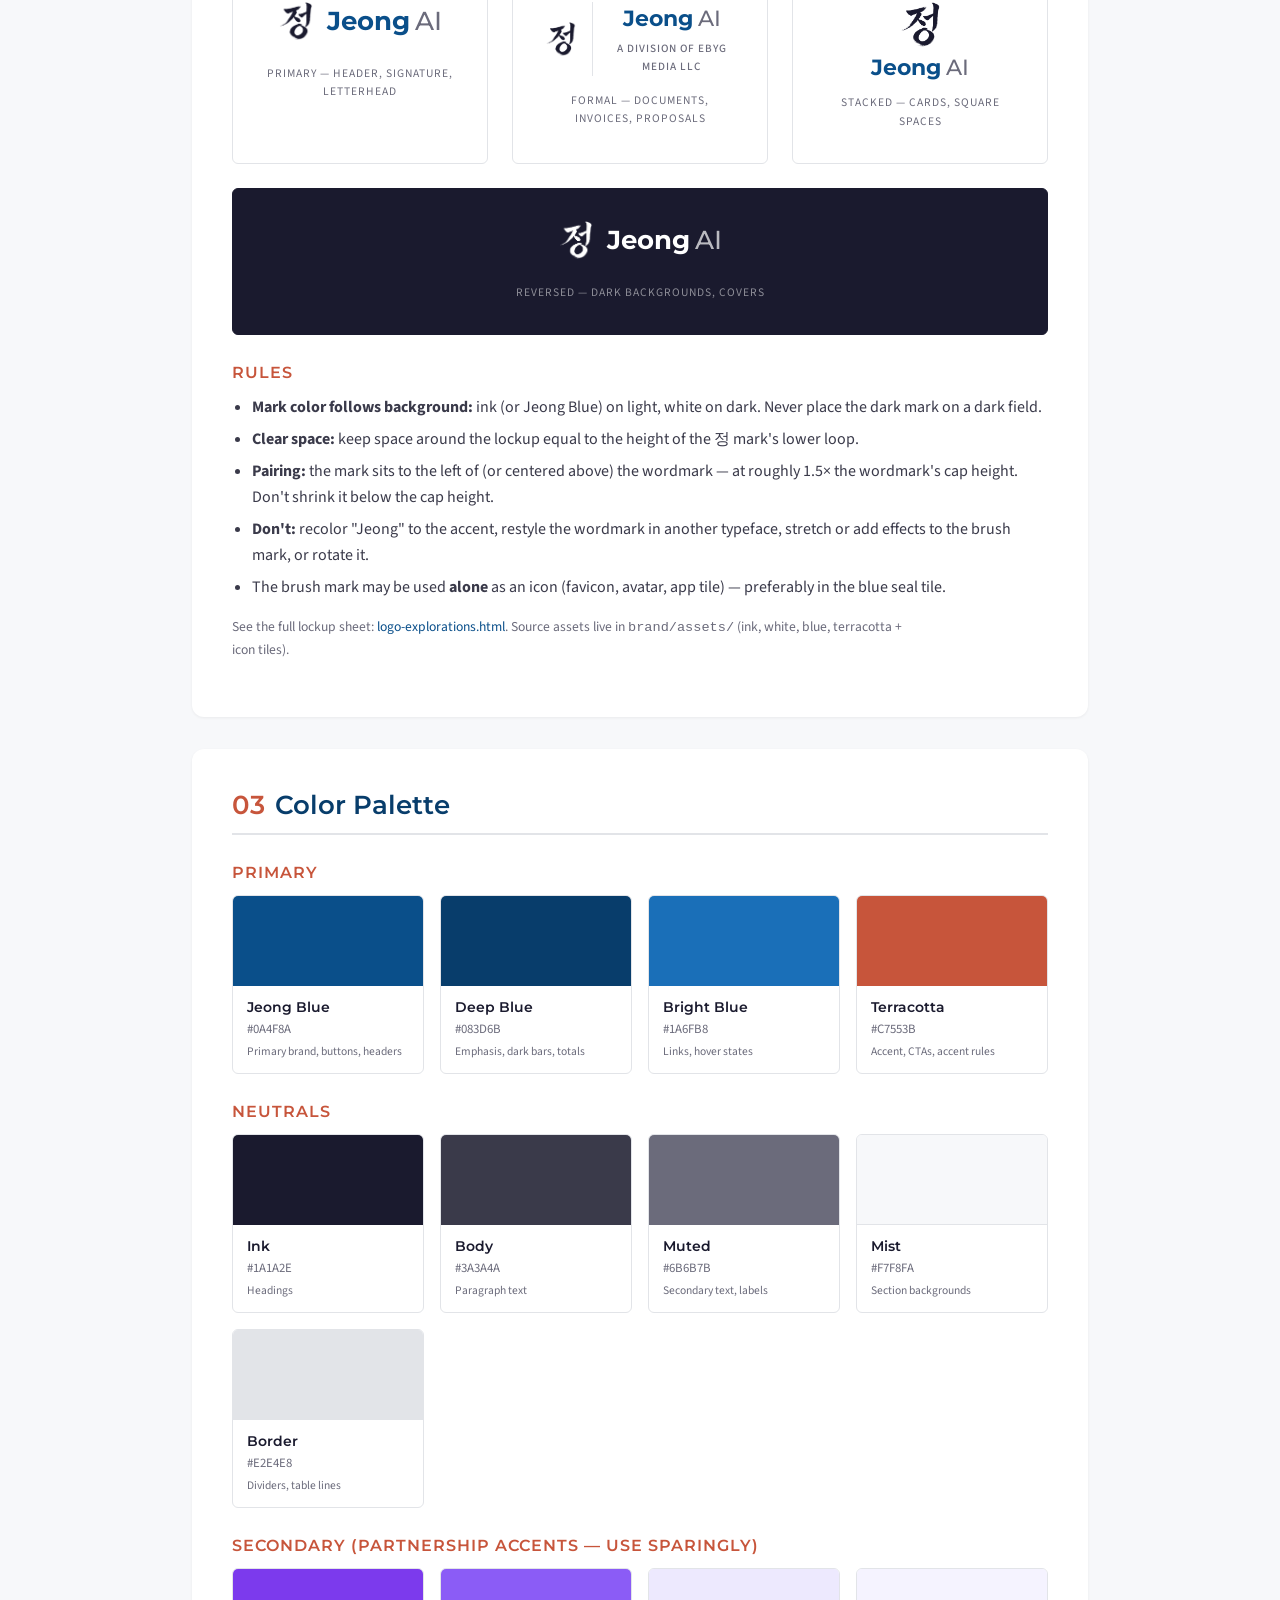
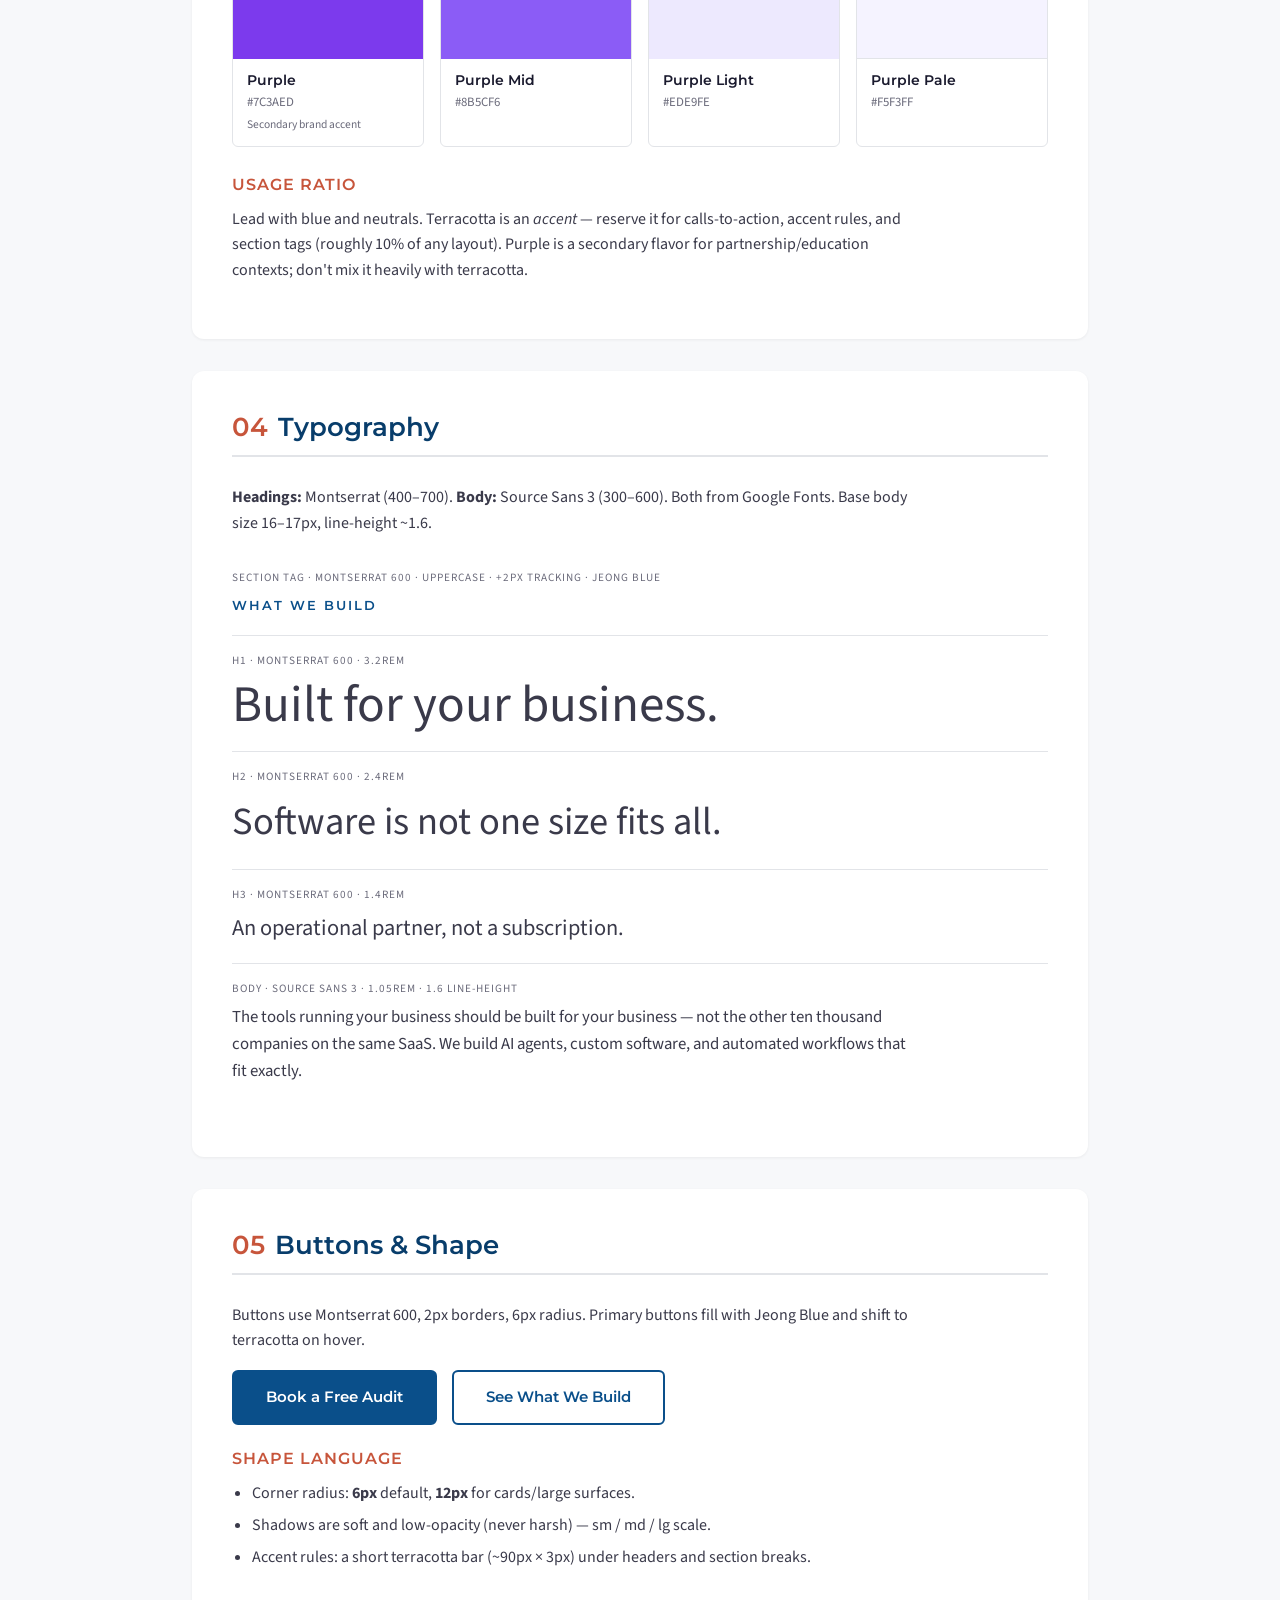
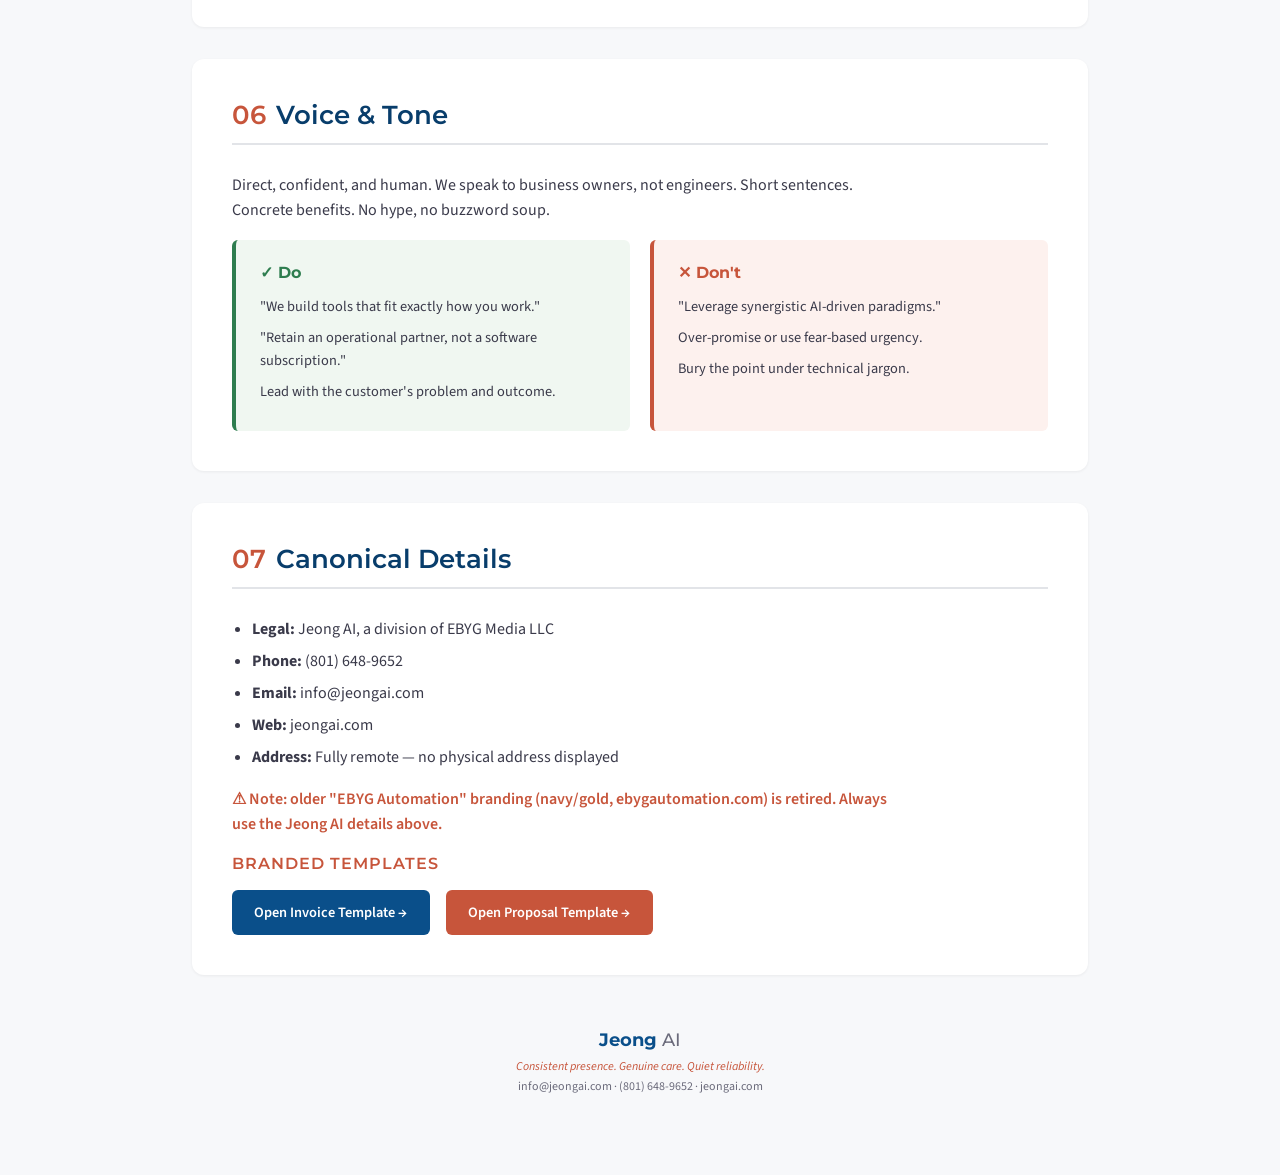
<file: brand/brand-guidelines.html>
<!DOCTYPE html>
<html lang="en">
<head>
  <meta charset="UTF-8">
  <meta name="viewport" content="width=device-width, initial-scale=1.0">
  <meta name="robots" content="noindex, nofollow">
  <title>Jeong AI — Brand Guidelines</title>
  <link rel="preconnect" href="https://fonts.googleapis.com">
  <link rel="preconnect" href="https://fonts.gstatic.com" crossorigin>
  <link href="https://fonts.googleapis.com/css2?family=Montserrat:wght@400;500;600;700&family=Source+Sans+3:wght@300;400;500;600&display=swap" rel="stylesheet">
  <link rel="icon" type="image/png" href="../favicon.png">
  <link rel="apple-touch-icon" href="assets/apple-touch-icon.png">
  <link rel="stylesheet" href="brand.css">
  <style>
    body { background: var(--light); }
    .bg-wrap { max-width: 960px; margin: 0 auto; padding: 3rem 2rem 5rem; }

    /* Cover */
    .bg-cover {
      background: linear-gradient(135deg, var(--primary-dark), var(--primary));
      color: var(--white);
      border-radius: var(--radius-lg);
      padding: 4rem 3rem;
      margin-bottom: 3rem;
      box-shadow: var(--shadow-lg);
    }
    .bg-cover .jai-logo { font-size: 3rem; margin-bottom: 1rem; }
    .bg-cover h1 { color: var(--white); font-size: 2.4rem; }
    .bg-cover p { color: rgba(255,255,255,0.85); font-size: 1.1rem; max-width: 540px; margin-top: 0.75rem; }
    .bg-cover .division { color: rgba(255,255,255,0.6); letter-spacing: 1px; text-transform: uppercase; font-size: 0.75rem; margin-top: 1.5rem; }

    /* Sections */
    section.bg-section {
      background: var(--white);
      border-radius: var(--radius-lg);
      padding: 2.5rem;
      margin-bottom: 2rem;
      box-shadow: var(--shadow-sm);
    }
    .bg-section > h2 {
      font-size: 1.6rem;
      color: var(--primary-dark);
      padding-bottom: 0.75rem;
      border-bottom: 2px solid var(--border);
      margin-bottom: 1.75rem;
    }
    .bg-section > h2 .num { color: var(--accent); margin-right: 0.6rem; }
    .bg-section h3 { font-size: 1rem; color: var(--accent); text-transform: uppercase; letter-spacing: 1px; margin: 1.75rem 0 0.75rem; }
    .bg-section h3:first-of-type { margin-top: 0; }
    .bg-section p { margin-bottom: 1rem; max-width: 680px; }
    .bg-section ul { padding-left: 1.25rem; margin-bottom: 1rem; }
    .bg-section li { margin-bottom: 0.4rem; }

    /* Color grid */
    .swatch-grid { display: grid; grid-template-columns: repeat(auto-fill, minmax(160px, 1fr)); gap: 1rem; }
    .swatch { border: 1px solid var(--border); border-radius: var(--radius); overflow: hidden; }
    .swatch .chip { height: 90px; }
    .swatch .meta { padding: 0.7rem 0.85rem; }
    .swatch .name { font-family: var(--font-heading); font-weight: 600; font-size: 0.85rem; color: var(--dark); }
    .swatch .hex { font-size: 0.8rem; color: var(--text-light); font-variant-numeric: tabular-nums; }
    .swatch .role { font-size: 0.72rem; color: var(--text-light); margin-top: 0.25rem; }

    /* Type specimens */
    .spec { padding: 1rem 0; border-bottom: 1px solid var(--border); }
    .spec:last-child { border-bottom: none; }
    .spec .tag { font-size: 0.7rem; text-transform: uppercase; letter-spacing: 1px; color: var(--text-light); display: block; margin-bottom: 0.4rem; }
    .spec-h1 { font-size: 3.2rem; line-height: 1.15; }
    .spec-h2 { font-size: 2.4rem; }
    .spec-h3 { font-size: 1.4rem; }
    .spec-body { font-size: 1.05rem; max-width: 640px; }
    .spec-label { font-family: var(--font-heading); font-size: 0.8rem; font-weight: 600; text-transform: uppercase; letter-spacing: 2px; color: var(--primary); }

    /* Logo demos */
    .logo-demos { display: flex; gap: 1.5rem; flex-wrap: wrap; }
    .logo-demo { flex: 1; min-width: 220px; border: 1px solid var(--border); border-radius: var(--radius); padding: 2rem; text-align: center; }
    .logo-demo.dark { background: var(--dark); border-color: var(--dark); }
    .logo-demo .cap { display:block; font-size: 0.72rem; color: var(--text-light); margin-top: 1rem; text-transform: uppercase; letter-spacing: 1px; }
    .logo-demo.dark .cap { color: rgba(255,255,255,0.5); }

    /* Buttons */
    .btn-demo { display: inline-flex; align-items: center; justify-content: center; font-family: var(--font-heading); font-size: 0.95rem; font-weight: 600; padding: 0.85rem 2rem; border-radius: var(--radius); border: 2px solid transparent; cursor: pointer; margin-right: 0.75rem; }
    .btn-demo.primary { background: var(--primary); color: var(--white); border-color: var(--primary); }
    .btn-demo.outline { background: transparent; color: var(--primary); border-color: var(--primary); }

    /* Voice do/don't */
    .voice-grid { display: grid; grid-template-columns: 1fr 1fr; gap: 1.25rem; }
    .voice-card { border-radius: var(--radius); padding: 1.25rem 1.5rem; }
    .voice-card.do  { background: #f0f7f1; border-left: 4px solid #2e7d4f; }
    .voice-card.dont{ background: #fdf1ee; border-left: 4px solid var(--accent); }
    .voice-card .head { font-family: var(--font-heading); font-weight: 700; margin-bottom: 0.6rem; }
    .voice-card.do .head { color: #2e7d4f; }
    .voice-card.dont .head { color: var(--accent); }
    .voice-card p { font-size: 0.9rem; margin-bottom: 0.5rem; }

    .quick-links { display: flex; gap: 1rem; flex-wrap: wrap; margin-top: 1rem; }
    .quick-links a { background: var(--primary); color: #fff; padding: 0.7rem 1.4rem; border-radius: var(--radius); font-weight: 600; font-size: 0.9rem; }
    .quick-links a.alt { background: var(--accent); }

    @media (max-width: 640px) {
      .voice-grid { grid-template-columns: 1fr; }
      .spec-h1 { font-size: 2.2rem; }
    }
  </style>
</head>
<body>
<div class="bg-wrap">

  <!-- COVER -->
  <div class="bg-cover">
    <div class="jai-lockup" style="font-size:2.4rem;">
      <img class="jai-mark-img" src="assets/jeong-mark-white.png" alt="Jeong AI">
      <span class="jai-logo jai-logo--reverse"><span class="jai-mark">Jeong</span><span class="jai-auto">AI</span></span>
    </div>
    <h1 style="margin-top:1.25rem;">Brand Guidelines</h1>
    <p>The visual and verbal system for Jeong AI. Use this as the single source of truth for the website, invoices, proposals, and any branded material.</p>
    <div class="division">A Division of EBYG Media LLC · Version 1.0 · 2026</div>
  </div>

  <!-- 1. BRAND ESSENCE -->
  <section class="bg-section">
    <h2><span class="num">01</span>Brand Essence</h2>
    <h3>What we are</h3>
    <p>Jeong AI builds AI systems, custom software, and automated workflows designed around how a specific business actually works — not generic SaaS sold to ten thousand companies at once.</p>
    <h3>Positioning statement</h3>
    <p style="font-size:1.25rem; color:var(--primary-dark); font-family:var(--font-heading); font-weight:600; max-width:620px;">"Software is not one size fits all."</p>
    <h3>Brand personality</h3>
    <ul>
      <li><strong>Professional</strong> — credible, precise, business-first.</li>
      <li><strong>Warm</strong> — human and approachable, never cold or corporate-jargony.</li>
      <li><strong>Reliable</strong> — an operational partner, not a subscription you forget about.</li>
    </ul>
    <p style="color:var(--text-light); font-style:italic;">Internal north star: <em>"Consistent presence. Genuine care. Quiet reliability."</em></p>
  </section>

  <!-- 2. LOGO -->
  <section class="bg-section">
    <h2><span class="num">02</span>Logo System</h2>
    <p>The identity has two parts: the <strong>정 brush mark</strong> — the Korean spelling of "Jeong," hand-rendered in calligraphy — and the <strong>Montserrat wordmark</strong> ("Jeong" bold 700 in Jeong Blue, "AI" medium 500 in muted gray). They combine into a small set of approved lockups, each with a defined role.</p>

    <h3>The brush mark — 정</h3>
    <div class="logo-demos">
      <div class="logo-demo">
        <img src="assets/jeong-mark-ink.png" alt="Jeong brush mark, ink" style="height:120px; margin:0 auto;">
        <span class="cap">Ink — on light</span>
      </div>
      <div class="logo-demo dark">
        <img src="assets/jeong-mark-white.png" alt="Jeong brush mark, white" style="height:120px; margin:0 auto;">
        <span class="cap">White — on dark</span>
      </div>
      <div class="logo-demo">
        <div class="jai-seal" style="width:120px; height:120px; margin:0 auto;"><img src="assets/jeong-mark-white.png" alt="Jeong app icon"></div>
        <span class="cap">Icon / favicon tile</span>
      </div>
    </div>

    <h3>Approved lockups &amp; their roles</h3>
    <div class="logo-demos">
      <div class="logo-demo">
        <div class="jai-lockup" style="font-size:1.6rem;"><img class="jai-mark-img" src="assets/jeong-mark-ink.png" alt=""><span class="jai-logo"><span class="jai-mark">Jeong</span><span class="jai-auto">AI</span></span></div>
        <span class="cap">Primary — header, signature, letterhead</span>
      </div>
      <div class="logo-demo">
        <div class="jai-lockup jai-lockup--formal" style="font-size:1.4rem;"><img class="jai-mark-img" src="assets/jeong-mark-ink.png" alt=""><div class="rule"></div><div><span class="jai-logo"><span class="jai-mark">Jeong</span><span class="jai-auto">AI</span></span><div class="jai-division">A Division of EBYG Media LLC</div></div></div>
        <span class="cap">Formal — documents, invoices, proposals</span>
      </div>
      <div class="logo-demo">
        <div class="jai-lockup jai-lockup--stack" style="font-size:1.4rem;"><img class="jai-mark-img" src="assets/jeong-mark-ink.png" alt=""><span class="jai-logo"><span class="jai-mark">Jeong</span><span class="jai-auto">AI</span></span></div>
        <span class="cap">Stacked — cards, square spaces</span>
      </div>
      <div class="logo-demo dark">
        <div class="jai-lockup" style="font-size:1.6rem;"><img class="jai-mark-img" src="assets/jeong-mark-white.png" alt=""><span class="jai-logo jai-logo--reverse"><span class="jai-mark">Jeong</span><span class="jai-auto">AI</span></span></div>
        <span class="cap">Reversed — dark backgrounds, covers</span>
      </div>
    </div>

    <h3>Rules</h3>
    <ul>
      <li><strong>Mark color follows background:</strong> ink (or Jeong Blue) on light, white on dark. Never place the dark mark on a dark field.</li>
      <li><strong>Clear space:</strong> keep space around the lockup equal to the height of the 정 mark's lower loop.</li>
      <li><strong>Pairing:</strong> the mark sits to the left of (or centered above) the wordmark — at roughly 1.5× the wordmark's cap height. Don't shrink it below the cap height.</li>
      <li><strong>Don't:</strong> recolor "Jeong" to the accent, restyle the wordmark in another typeface, stretch or add effects to the brush mark, or rotate it.</li>
      <li>The brush mark may be used <strong>alone</strong> as an icon (favicon, avatar, app tile) — preferably in the blue seal tile.</li>
    </ul>
    <p style="font-size:0.85rem; color:var(--text-light);">See the full lockup sheet: <a href="logo-explorations.html">logo-explorations.html</a>. Source assets live in <code>brand/assets/</code> (ink, white, blue, terracotta + icon tiles).</p>
  </section>

  <!-- 3. COLOR -->
  <section class="bg-section">
    <h2><span class="num">03</span>Color Palette</h2>
    <h3>Primary</h3>
    <div class="swatch-grid">
      <div class="swatch"><div class="chip" style="background:#0a4f8a"></div><div class="meta"><div class="name">Jeong Blue</div><div class="hex">#0A4F8A</div><div class="role">Primary brand, buttons, headers</div></div></div>
      <div class="swatch"><div class="chip" style="background:#083d6b"></div><div class="meta"><div class="name">Deep Blue</div><div class="hex">#083D6B</div><div class="role">Emphasis, dark bars, totals</div></div></div>
      <div class="swatch"><div class="chip" style="background:#1a6fb8"></div><div class="meta"><div class="name">Bright Blue</div><div class="hex">#1A6FB8</div><div class="role">Links, hover states</div></div></div>
      <div class="swatch"><div class="chip" style="background:#c7553b"></div><div class="meta"><div class="name">Terracotta</div><div class="hex">#C7553B</div><div class="role">Accent, CTAs, accent rules</div></div></div>
    </div>
    <h3>Neutrals</h3>
    <div class="swatch-grid">
      <div class="swatch"><div class="chip" style="background:#1a1a2e"></div><div class="meta"><div class="name">Ink</div><div class="hex">#1A1A2E</div><div class="role">Headings</div></div></div>
      <div class="swatch"><div class="chip" style="background:#3a3a4a"></div><div class="meta"><div class="name">Body</div><div class="hex">#3A3A4A</div><div class="role">Paragraph text</div></div></div>
      <div class="swatch"><div class="chip" style="background:#6b6b7b"></div><div class="meta"><div class="name">Muted</div><div class="hex">#6B6B7B</div><div class="role">Secondary text, labels</div></div></div>
      <div class="swatch"><div class="chip" style="background:#f7f8fa; border-bottom:1px solid #e2e4e8"></div><div class="meta"><div class="name">Mist</div><div class="hex">#F7F8FA</div><div class="role">Section backgrounds</div></div></div>
      <div class="swatch"><div class="chip" style="background:#e2e4e8"></div><div class="meta"><div class="name">Border</div><div class="hex">#E2E4E8</div><div class="role">Dividers, table lines</div></div></div>
    </div>
    <h3>Secondary (partnership accents — use sparingly)</h3>
    <div class="swatch-grid">
      <div class="swatch"><div class="chip" style="background:#7C3AED"></div><div class="meta"><div class="name">Purple</div><div class="hex">#7C3AED</div><div class="role">Secondary brand accent</div></div></div>
      <div class="swatch"><div class="chip" style="background:#8B5CF6"></div><div class="meta"><div class="name">Purple Mid</div><div class="hex">#8B5CF6</div></div></div>
      <div class="swatch"><div class="chip" style="background:#EDE9FE"></div><div class="meta"><div class="name">Purple Light</div><div class="hex">#EDE9FE</div></div></div>
      <div class="swatch"><div class="chip" style="background:#F5F3FF; border-bottom:1px solid #e2e4e8"></div><div class="meta"><div class="name">Purple Pale</div><div class="hex">#F5F3FF</div></div></div>
    </div>
    <h3>Usage ratio</h3>
    <p>Lead with blue and neutrals. Terracotta is an <em>accent</em> — reserve it for calls-to-action, accent rules, and section tags (roughly 10% of any layout). Purple is a secondary flavor for partnership/education contexts; don't mix it heavily with terracotta.</p>
  </section>

  <!-- 4. TYPOGRAPHY -->
  <section class="bg-section">
    <h2><span class="num">04</span>Typography</h2>
    <p><strong>Headings:</strong> Montserrat (400–700). <strong>Body:</strong> Source Sans 3 (300–600). Both from Google Fonts. Base body size 16–17px, line-height ~1.6.</p>
    <div class="spec"><span class="tag">Section tag · Montserrat 600 · uppercase · +2px tracking · Jeong Blue</span><span class="spec-label">What We Build</span></div>
    <div class="spec"><span class="tag">H1 · Montserrat 600 · 3.2rem</span><div class="spec-h1">Built for your business.</div></div>
    <div class="spec"><span class="tag">H2 · Montserrat 600 · 2.4rem</span><div class="spec-h2">Software is not one size fits all.</div></div>
    <div class="spec"><span class="tag">H3 · Montserrat 600 · 1.4rem</span><div class="spec-h3">An operational partner, not a subscription.</div></div>
    <div class="spec"><span class="tag">Body · Source Sans 3 · 1.05rem · 1.6 line-height</span><p class="spec-body">The tools running your business should be built for your business — not the other ten thousand companies on the same SaaS. We build AI agents, custom software, and automated workflows that fit exactly.</p></div>
  </section>

  <!-- 5. UI ELEMENTS -->
  <section class="bg-section">
    <h2><span class="num">05</span>Buttons &amp; Shape</h2>
    <p>Buttons use Montserrat 600, 2px borders, 6px radius. Primary buttons fill with Jeong Blue and shift to terracotta on hover.</p>
    <p style="margin-bottom:1.5rem;">
      <span class="btn-demo primary">Book a Free Audit</span>
      <span class="btn-demo outline">See What We Build</span>
    </p>
    <h3>Shape language</h3>
    <ul>
      <li>Corner radius: <strong>6px</strong> default, <strong>12px</strong> for cards/large surfaces.</li>
      <li>Shadows are soft and low-opacity (never harsh) — sm / md / lg scale.</li>
      <li>Accent rules: a short terracotta bar (~90px × 3px) under headers and section breaks.</li>
    </ul>
  </section>

  <!-- 6. VOICE -->
  <section class="bg-section">
    <h2><span class="num">06</span>Voice &amp; Tone</h2>
    <p>Direct, confident, and human. We speak to business owners, not engineers. Short sentences. Concrete benefits. No hype, no buzzword soup.</p>
    <div class="voice-grid">
      <div class="voice-card do">
        <div class="head">✓ Do</div>
        <p>"We build tools that fit exactly how you work."</p>
        <p>"Retain an operational partner, not a software subscription."</p>
        <p>Lead with the customer's problem and outcome.</p>
      </div>
      <div class="voice-card dont">
        <div class="head">✕ Don't</div>
        <p>"Leverage synergistic AI-driven paradigms."</p>
        <p>Over-promise or use fear-based urgency.</p>
        <p>Bury the point under technical jargon.</p>
      </div>
    </div>
  </section>

  <!-- 7. CONTACT -->
  <section class="bg-section">
    <h2><span class="num">07</span>Canonical Details</h2>
    <ul>
      <li><strong>Legal:</strong> Jeong AI, a division of EBYG Media LLC</li>
      <li><strong>Phone:</strong> (801) 648-9652</li>
      <li><strong>Email:</strong> info@jeongai.com</li>
      <li><strong>Web:</strong> jeongai.com</li>
      <li><strong>Address:</strong> Fully remote — no physical address displayed</li>
    </ul>
    <p style="color:var(--accent); font-weight:600;">⚠ Note: older "EBYG Automation" branding (navy/gold, ebygautomation.com) is retired. Always use the Jeong AI details above.</p>
    <h3>Branded templates</h3>
    <div class="quick-links no-print">
      <a href="invoice.html">Open Invoice Template →</a>
      <a href="proposal.html" class="alt">Open Proposal Template →</a>
    </div>
  </section>

  <div class="doc-footer" style="border:none;">
    <div class="jai-logo" style="justify-content:center; font-size:1.1rem;"><span class="jai-mark">Jeong</span><span class="jai-auto">AI</span></div>
    <p class="tagline">Consistent presence. Genuine care. Quiet reliability.</p>
    <p>info@jeongai.com · (801) 648-9652 · jeongai.com</p>
  </div>

</div>
</body>
</html>
</file>
<file: css/styles.css>
/* ============================================================
   Jeong AI — Styles v2
   Design inspired by explanationbygeneration.com
   Brand: Professional, warm, business-first
   Two brands: Jeong AI (education) + Jeong AI (partnership)
   ============================================================ */

/* ---------- VARIABLES ---------- */
:root {
  --primary: #0a4f8a;
  --primary-dark: #083d6b;
  --primary-light: #1a6fb8;
  --accent: #c7553b;
  --accent-hover: #a8432d;
  --dark: #1a1a2e;
  --text: #3a3a4a;
  --text-light: #6b6b7b;
  --light: #f7f8fa;
  --white: #ffffff;
  --border: #e2e4e8;
  --shadow-sm: 0 1px 3px rgba(0,0,0,0.06);
  --shadow-md: 0 4px 16px rgba(0,0,0,0.08);
  --shadow-lg: 0 8px 32px rgba(0,0,0,0.12);
  --shadow-xl: 0 16px 48px rgba(0,0,0,0.14);
  --radius: 6px;
  --radius-lg: 12px;
  --transition: 0.25s ease;
  --font-heading: 'Montserrat', sans-serif;
  --font-body: 'Source Sans 3', 'Source Sans Pro', sans-serif;
  --max-width: 1200px;
  --header-h: 80px;
  --purple: #7C3AED;
  --purple-mid: #8B5CF6;
  --purple-light: #EDE9FE;
  --purple-pale: #F5F3FF;
}

/* ---------- RESET ---------- */
*, *::before, *::after { box-sizing: border-box; margin: 0; padding: 0; }
html { scroll-behavior: smooth; scroll-padding-top: var(--header-h); overflow-x: hidden; }
body {
  font-family: var(--font-body);
  font-size: 17px;
  line-height: 1.65;
  color: var(--text);
  background: var(--white);
  -webkit-font-smoothing: antialiased;
  overflow-x: hidden;
}
img { max-width: 100%; display: block; }
a { color: var(--primary); text-decoration: none; transition: color var(--transition); }
a:hover { color: var(--accent); }
ul { list-style: none; }

/* ---------- UTILITIES ---------- */
.container {
  width: 100%;
  max-width: var(--max-width);
  margin: 0 auto;
  padding: 0 2rem;
}
.section-tag {
  font-family: var(--font-heading);
  font-size: 0.7rem;
  font-weight: 700;
  text-transform: uppercase;
  letter-spacing: 2px;
  color: var(--accent);
  margin-bottom: 0.75rem;
}
.section-center { text-align: center; max-width: 750px; margin: 0 auto 3.5rem; }
.section-grid { display: grid; gap: 4rem; align-items: center; }
.two-col { grid-template-columns: 1fr 1fr; }
h1, h2, h3, h4, h5, h6 {
  font-family: var(--font-heading);
  color: var(--dark);
  line-height: 1.3;
  font-weight: 600;
}
h1 { font-size: 3.2rem; line-height: 1.15; }
h2 { font-size: 2.4rem; margin-bottom: 1rem; }
h3 { font-size: 1.4rem; margin-bottom: 0.5rem; }
h4 { font-size: 1.1rem; }
.highlight { color: var(--primary); }
.lead { font-size: 1.15rem; color: var(--text-light); line-height: 1.7; margin-bottom: 1.25rem; }
blockquote {
  border-left: 4px solid var(--primary);
  padding: 1rem 1.5rem;
  margin: 1.5rem 0;
  font-style: italic;
  color: var(--text-light);
  background: var(--light);
  border-radius: 0 var(--radius) var(--radius) 0;
}

/* ---------- BUTTONS ---------- */
.btn {
  display: inline-flex;
  align-items: center;
  justify-content: center;
  font-family: var(--font-heading);
  font-size: 0.95rem;
  font-weight: 600;
  padding: 0.85rem 2rem;
  border-radius: var(--radius);
  border: 2px solid transparent;
  cursor: pointer;
  transition: all var(--transition);
  text-decoration: none;
}
.btn-primary {
  background: var(--primary);
  color: var(--white);
  border-color: var(--primary);
}
.btn-primary:hover {
  background: var(--accent);
  border-color: var(--accent);
  color: var(--white);
}
.btn-outline {
  background: transparent;
  color: var(--primary);
  border-color: var(--primary);
}
.btn-outline:hover {
  background: var(--primary);
  color: var(--white);
}
.btn-sm { padding: 0.65rem 1.5rem; font-size: 0.88rem; }
.btn-full { width: 100%; }
.btn { -webkit-tap-highlight-color: transparent; }

/* ---------- HEADER ---------- */
.site-header {
  position: fixed;
  top: 0; left: 0; right: 0;
  height: var(--header-h);
  background: rgba(8, 61, 107, 0.96);
  backdrop-filter: blur(12px);
  z-index: 1000;
  border-bottom: 1px solid rgba(255,255,255,0.1);
  transition: box-shadow var(--transition);
}
.site-header.scrolled { box-shadow: 0 2px 24px rgba(0,0,0,0.35); }
.header-inner {
  display: flex;
  align-items: center;
  justify-content: space-between;
  height: 100%;
}
.logo {
  display: flex;
  align-items: baseline;
  gap: 0.35rem;
  font-family: var(--font-heading);
  text-decoration: none;
}
.logo-jai {
  font-size: 1.6rem;
  font-weight: 700;
  color: var(--primary);
}
.logo-auto {
  font-size: 1.1rem;
  font-weight: 500;
  color: var(--text-light);
}
.site-header .logo-jai { color: var(--white); }
.site-header .logo-auto { color: rgba(255,255,255,0.55); }
.nav-list {
  display: flex;
  align-items: center;
  gap: 1.5rem;
}
.nav-list a {
  font-family: var(--font-heading);
  font-size: 0.85rem;
  font-weight: 600;
  color: rgba(255,255,255,0.75);
  transition: color var(--transition);
  position: relative;
  text-transform: uppercase;
  letter-spacing: 0.5px;
}
.nav-list a::after {
  content: '';
  position: absolute;
  bottom: -4px; left: 0;
  width: 0; height: 2px;
  background: var(--accent);
  transition: width var(--transition);
}
.nav-list a:hover { color: var(--white); }
.nav-list a:hover::after { width: 100%; }
.nav-cta {
  background: var(--accent);
  color: var(--white) !important;
  padding: 0.5rem 1.1rem;
  border-radius: var(--radius);
  text-transform: uppercase;
  letter-spacing: 0.5px;
}
.nav-cta::after { display: none !important; }
.nav-cta:hover { background: var(--accent-hover); color: var(--white) !important; }

/* Mobile toggle */
.mobile-toggle {
  display: none;
  flex-direction: column;
  gap: 5px;
  background: none;
  border: none;
  cursor: pointer;
  padding: 4px;
}
.mobile-toggle span {
  width: 26px; height: 2px;
  background: var(--white);
  border-radius: 2px;
  transition: all var(--transition);
}
.mobile-toggle.active span:nth-child(1) { transform: rotate(45deg) translate(5px, 5px); }
.mobile-toggle.active span:nth-child(2) { opacity: 0; }
.mobile-toggle.active span:nth-child(3) { transform: rotate(-45deg) translate(5px, -5px); }

/* ---------- HERO ---------- */
.hero {
  position: relative;
  min-height: 100vh;
  min-height: 100dvh;
  display: flex;
  align-items: center;
  overflow: hidden;
  padding-top: var(--header-h);
}
.hero-bg {
  position: absolute;
  inset: 0;
  background: linear-gradient(145deg, #061e35 0%, #083d6b 55%, #0e5fa0 100%);
  z-index: -2;
}
.hero-bg::before {
  content: '';
  position: absolute;
  inset: 0;
  background: radial-gradient(ellipse at 70% 50%, rgba(199,85,59,0.1) 0%, transparent 60%);
}
.hero-bg::after {
  content: '';
  position: absolute;
  bottom: -20%; left: -10%;
  width: 600px; height: 600px;
  background: radial-gradient(circle, rgba(255,255,255,0.03) 0%, transparent 70%);
  border-radius: 50%;
}
.hero-grid {
  display: grid;
  grid-template-columns: 1fr 1fr;
  gap: 4rem;
  align-items: center;
  width: 100%;
  padding: 4rem 0;
}
.hero-content { }
.hero-mark {
  display: flex;
  align-items: center;
  justify-content: center;
}
.hero-mark img {
  max-width: 440px;
  width: 100%;
  opacity: 0.88;
  filter: drop-shadow(0 24px 64px rgba(0,0,0,0.5));
}
.hero-tag {
  display: inline-block;
  font-family: var(--font-heading);
  font-size: 0.7rem;
  font-weight: 700;
  text-transform: uppercase;
  letter-spacing: 2.5px;
  color: var(--accent);
  background: rgba(199,85,59,0.12);
  border: 1px solid rgba(199,85,59,0.3);
  padding: 0.3rem 0.8rem;
  border-radius: 3px;
  margin-bottom: 1.5rem;
}
.hero h1 { color: var(--white); margin-bottom: 1.5rem; font-weight: 800; }
.hero .highlight { color: var(--accent); }
.hero-sub {
  font-size: 1.1rem;
  line-height: 1.75;
  color: rgba(255,255,255,0.75);
  margin-bottom: 2.5rem;
  max-width: 520px;
}
.hero-actions { display: flex; gap: 1rem; flex-wrap: wrap; }
.hero .btn-primary { background: var(--accent); border-color: var(--accent); }
.hero .btn-primary:hover { background: var(--accent-hover); border-color: var(--accent-hover); }
.hero .btn-outline {
  color: var(--white);
  border-color: rgba(255,255,255,0.35);
  background: transparent;
}
.hero .btn-outline:hover {
  background: rgba(255,255,255,0.1);
  border-color: rgba(255,255,255,0.7);
  color: var(--white);
}

.hero-scroll {
  position: absolute;
  bottom: 2rem;
  left: 50%;
  transform: translateX(-50%);
  display: flex;
  flex-direction: column;
  align-items: center;
  gap: 0.5rem;
}
.hero-scroll span {
  font-family: var(--font-heading);
  font-size: 0.7rem;
  text-transform: uppercase;
  letter-spacing: 2px;
  color: rgba(255,255,255,0.4);
}
.scroll-line {
  width: 1px; height: 40px;
  background: rgba(255,255,255,0.15);
  position: relative;
  overflow: hidden;
}
.scroll-line::after {
  content: '';
  position: absolute;
  top: -100%; left: 0;
  width: 100%; height: 50%;
  background: var(--accent);
  animation: scrollDown 2s ease infinite;
}
@keyframes scrollDown {
  0% { top: -50%; }
  100% { top: 150%; }
}

/* ---------- TRUST BAR ---------- */
.trust-bar {
  background: var(--primary);
  padding: 2rem 0;
}
.trust-items {
  display: grid;
  grid-template-columns: repeat(4, 1fr);
  gap: 2rem;
  text-align: center;
}
.trust-number {
  display: block;
  font-family: var(--font-heading);
  font-size: 2rem;
  font-weight: 700;
  color: var(--white);
}
.trust-label {
  font-size: 0.85rem;
  color: rgba(255,255,255,0.75);
  font-weight: 500;
}

/* ---------- OSFA (Not One Size Fits All) ---------- */
.osfa {
  padding: 6rem 0;
  background: var(--dark);
}
.osfa-inner { text-align: center; }
.osfa-tag { color: rgba(255,255,255,0.45) !important; }
.osfa-heading {
  color: var(--white);
  font-size: 2.4rem;
  margin-bottom: 3rem;
  line-height: 1.25;
}
.osfa-heading em {
  color: var(--primary-light);
  font-style: italic;
}
.osfa-grid {
  display: grid;
  grid-template-columns: repeat(3, 1fr);
  gap: 1.5rem;
  text-align: left;
}
.osfa-card {
  background: rgba(255,255,255,0.05);
  border-radius: var(--radius-lg);
  padding: 2rem;
}
.osfa-card h4 {
  color: var(--white);
  font-size: 1.05rem;
  margin-bottom: 0.65rem;
}
.osfa-card p {
  color: rgba(255,255,255,0.5);
  font-size: 0.93rem;
  line-height: 1.7;
  margin: 0;
}
.osfa-card-jeong {
  border: 1px solid rgba(26,111,184,0.5);
  background: rgba(10,79,138,0.15);
}
.osfa-card-jeong h4 { color: var(--primary-light); }
.osfa-card-jeong p { color: rgba(255,255,255,0.7); }

/* ---------- ABOUT ---------- */
.about {
  padding: 6rem 0;
}
.about-text p { margin-bottom: 1rem; }
.about-text .lead { font-size: 1.1rem; }
.about-visual {
  display: flex;
  align-items: center;
  justify-content: center;
}
.jeong-card {
  background: linear-gradient(135deg, var(--primary) 0%, var(--primary-dark) 100%);
  color: var(--white);
  padding: 3.5rem;
  border-radius: var(--radius-lg);
  text-align: center;
  box-shadow: var(--shadow-xl);
  max-width: 360px;
  width: 100%;
}
.jeong-mark-img {
  width: 130px;
  height: 130px;
  object-fit: contain;
  margin: 0 auto 1.25rem;
  opacity: 0.9;
}
.jeong-card h3 {
  color: var(--white);
  font-size: 1.8rem;
  margin-bottom: 1rem;
}
.jeong-card p {
  font-size: 1rem;
  opacity: 0.85;
  line-height: 1.6;
}

/* ---------- WHAT WE BUILD ---------- */
.what-we-build { padding: 6rem 0; }
.wwb-grid {
  display: grid;
  grid-template-columns: repeat(3, 1fr);
  gap: 2rem;
}
.wwb-card {
  background: var(--white);
  border: 1px solid var(--border);
  border-radius: var(--radius-lg);
  padding: 2.5rem 2rem;
  transition: all var(--transition);
  display: flex;
  flex-direction: column;
}
.wwb-card:hover {
  box-shadow: var(--shadow-md);
  transform: translateY(-4px);
}
.wwb-card-featured {
  border-color: var(--primary);
  border-width: 2px;
}
.wwb-num {
  font-family: var(--font-heading);
  font-size: 0.75rem;
  font-weight: 600;
  text-transform: uppercase;
  letter-spacing: 2px;
  color: var(--primary);
  margin-bottom: 0.75rem;
}
.wwb-card h3 { margin-bottom: 0.75rem; }
.wwb-card p {
  font-size: 0.95rem;
  color: var(--text-light);
  line-height: 1.65;
  margin-bottom: 1.5rem;
  flex-grow: 1;
}
.wwb-tags {
  display: flex;
  flex-wrap: wrap;
  gap: 0.4rem;
  margin-top: auto;
}
.wwb-tag {
  font-family: var(--font-heading);
  font-size: 0.68rem;
  font-weight: 600;
  text-transform: uppercase;
  letter-spacing: 1px;
  color: var(--text-light);
  background: var(--light);
  border: 1px solid var(--border);
  padding: 0.25rem 0.6rem;
  border-radius: 4px;
}

/* ---------- CUSTOM SOFTWARE DEEP-DIVE ---------- */
.custom-software {
  padding: 6rem 0;
  background: var(--dark);
}
.cs-inner {
  display: grid;
  grid-template-columns: 1fr 1fr;
  gap: 4rem;
  align-items: start;
}
.cs-tag { color: rgba(255,255,255,0.45) !important; }
.cs-heading {
  color: var(--white);
  margin-bottom: 2rem;
  line-height: 1.25;
}
.cs-list {
  display: flex;
  flex-direction: column;
  gap: 0.75rem;
}
.cs-list li {
  background: rgba(255,255,255,0.05);
  border-radius: var(--radius);
  padding: 1.25rem;
}
.cs-list h4 {
  color: var(--white);
  font-size: 1rem;
  margin-bottom: 0.35rem;
}
.cs-list p {
  color: rgba(255,255,255,0.5);
  font-size: 0.88rem;
  line-height: 1.65;
  margin: 0;
}
.cs-callout {
  background: rgba(10,79,138,0.15);
  border: 1px solid rgba(26,111,184,0.4);
  border-radius: var(--radius-lg);
  padding: 2.5rem;
  position: sticky;
  top: calc(var(--header-h) + 2rem);
}
.cs-callout h3 {
  color: var(--white);
  font-size: 1.6rem;
  margin-bottom: 1.25rem;
  line-height: 1.3;
}
.cs-callout p {
  color: rgba(255,255,255,0.6);
  font-size: 0.93rem;
  line-height: 1.75;
  margin-bottom: 1rem;
}
.cs-btn {
  color: rgba(255,255,255,0.8) !important;
  border-color: rgba(255,255,255,0.3) !important;
  margin-top: 0.5rem;
}
.cs-btn:hover {
  background: var(--primary) !important;
  border-color: var(--primary) !important;
  color: var(--white) !important;
}

/* ---------- FRICTION (Problem section) ---------- */
.friction {
  padding: 6rem 0;
  background: var(--light);
}
.friction-grid {
  display: grid;
  grid-template-columns: repeat(4, 1fr);
  gap: 1.5rem;
}
.friction-card {
  background: var(--white);
  padding: 2rem 1.75rem;
  border-radius: var(--radius-lg);
  box-shadow: var(--shadow-sm);
  border: 1px solid var(--border);
  transition: all var(--transition);
}
.friction-card:hover {
  box-shadow: var(--shadow-md);
  transform: translateY(-4px);
}
.friction-icon {
  width: 40px; height: 40px;
  color: var(--primary);
  margin-bottom: 1rem;
}
.friction-icon svg { width: 100%; height: 100%; }
.friction-card h3 {
  font-size: 1.15rem;
  margin-bottom: 0.75rem;
  color: var(--primary);
}
.friction-card ul { margin: 0; }
.friction-card li {
  position: relative;
  padding-left: 1.25rem;
  margin-bottom: 0.45rem;
  font-size: 0.88rem;
  color: var(--text-light);
}
.friction-card li::before {
  content: '';
  position: absolute;
  left: 0; top: 9px;
  width: 6px; height: 6px;
  border-radius: 50%;
  background: var(--accent);
  opacity: 0.6;
}
.friction-bottom {
  text-align: center;
  max-width: 700px;
  margin: 2.5rem auto 0;
}
.friction-bottom p {
  font-size: 1rem;
  color: var(--text-light);
  line-height: 1.7;
}

/* ---------- ECOSYSTEM ---------- */
.ecosystem {
  padding: 6rem 0;
}
.ecosystem-brands {
  display: flex;
  align-items: stretch;
  gap: 0;
  max-width: 900px;
  margin: 0 auto;
}
.eco-brand {
  flex: 1;
  padding: 2.5rem;
  border-radius: var(--radius-lg);
  text-align: center;
}
.eco-brand-jai {
  background: var(--light);
  border: 1px solid var(--border);
}
.eco-brand-jeong {
  background: linear-gradient(135deg, var(--primary) 0%, var(--primary-dark) 100%);
  color: var(--white);
}
.eco-brand-jeong h3 { color: var(--white); }
.eco-brand-jeong p { opacity: 0.85; }
.eco-brand-tag {
  font-family: var(--font-heading);
  font-size: 0.7rem;
  font-weight: 600;
  text-transform: uppercase;
  letter-spacing: 2px;
  margin-bottom: 0.75rem;
  opacity: 0.6;
}
.eco-brand h3 {
  font-size: 1.5rem;
  margin-bottom: 0.75rem;
}
.eco-brand p {
  font-size: 0.93rem;
  line-height: 1.6;
  margin-bottom: 1.25rem;
}
.eco-arrow {
  font-family: var(--font-heading);
  font-size: 0.85rem;
  font-weight: 600;
  opacity: 0.7;
}
.eco-transition {
  display: flex;
  flex-direction: column;
  align-items: center;
  justify-content: center;
  padding: 0 1.5rem;
  flex-shrink: 0;
}
.eco-transition-line {
  width: 2px;
  flex: 1;
  background: var(--border);
  min-height: 30px;
}
.eco-transition-label {
  font-family: var(--font-heading);
  font-size: 0.7rem;
  font-weight: 600;
  text-transform: uppercase;
  letter-spacing: 1px;
  color: var(--accent);
  text-align: center;
  padding: 0.75rem 0;
  line-height: 1.4;
}

/* ---------- DIGITAL PRODUCTS ---------- */
.products {
  padding: 6rem 0;
  background: var(--light);
}
.products-grid {
  display: grid;
  grid-template-columns: repeat(3, 1fr);
  gap: 2rem;
  align-items: stretch;
}
.product-card {
  position: relative;
  background: var(--white);
  border: 1px solid var(--border);
  border-radius: var(--radius-lg);
  padding: 2.5rem 2rem;
  transition: all var(--transition);
  display: flex;
  flex-direction: column;
}
.product-card:hover {
  box-shadow: var(--shadow-lg);
  transform: translateY(-4px);
}
.product-card.featured {
  border-color: var(--accent);
  border-width: 2px;
  box-shadow: var(--shadow-md);
}
.product-badge {
  position: absolute;
  top: -14px; left: 50%;
  transform: translateX(-50%);
  background: var(--accent);
  color: var(--white);
  font-family: var(--font-heading);
  font-size: 0.75rem;
  font-weight: 600;
  text-transform: uppercase;
  letter-spacing: 1px;
  padding: 0.35rem 1.25rem;
  border-radius: 20px;
  white-space: nowrap;
}
.product-level {
  font-family: var(--font-heading);
  font-size: 0.75rem;
  font-weight: 600;
  text-transform: uppercase;
  letter-spacing: 2px;
  color: var(--text-light);
  margin-bottom: 0.5rem;
}
.product-card h3 { font-size: 1.35rem; margin-bottom: 0.5rem; }
.product-price {
  font-family: var(--font-heading);
  font-size: 2rem;
  font-weight: 700;
  color: var(--accent);
  margin-bottom: 1rem;
}
.product-for {
  color: var(--text-light);
  font-size: 0.93rem;
  margin-bottom: 1.5rem;
  font-style: italic;
}
.product-features {
  margin-bottom: 1.5rem;
  flex-grow: 1;
}
.product-features li {
  position: relative;
  padding-left: 1.5rem;
  margin-bottom: 0.6rem;
  font-size: 0.93rem;
  color: var(--text);
}
.product-features li::before {
  content: '';
  position: absolute;
  left: 0; top: 8px;
  width: 8px; height: 8px;
  border-radius: 50%;
  background: var(--accent);
  opacity: 0.5;
}
.product-features li.product-included {
  color: var(--primary);
  font-weight: 600;
  font-size: 0.85rem;
  font-style: italic;
  margin-bottom: 0.25rem;
}
.product-features li.product-included::before {
  background: var(--primary);
  opacity: 0.6;
}
.product-features li.product-bonus {
  color: var(--primary);
  font-weight: 600;
  font-size: 0.9rem;
  margin-top: 0.5rem;
  padding-top: 0.5rem;
  border-top: 1px solid var(--border);
}
.product-features li.product-bonus::before {
  background: var(--primary);
  opacity: 0.8;
}
.product-card .btn { align-self: flex-start; }

/* ---------- JEONG AI SERVICES ---------- */
.services {
  padding: 6rem 0;
}
.services-grid {
  display: grid;
  grid-template-columns: repeat(3, 1fr);
  gap: 2rem;
  align-items: stretch;
}
.service-card {
  position: relative;
  background: var(--white);
  border: 1px solid var(--border);
  border-radius: var(--radius-lg);
  padding: 2.5rem 2rem;
  transition: all var(--transition);
  display: flex;
  flex-direction: column;
}
.service-card:hover {
  box-shadow: var(--shadow-lg);
  transform: translateY(-4px);
}
.service-card.featured {
  border-color: var(--primary);
  border-width: 2px;
  box-shadow: var(--shadow-md);
}
.service-badge {
  position: absolute;
  top: -14px; left: 50%;
  transform: translateX(-50%);
  background: var(--primary);
  color: var(--white);
  font-family: var(--font-heading);
  font-size: 0.75rem;
  font-weight: 600;
  text-transform: uppercase;
  letter-spacing: 1px;
  padding: 0.35rem 1.25rem;
  border-radius: 20px;
  white-space: nowrap;
}
.service-tier {
  font-family: var(--font-heading);
  font-size: 0.75rem;
  font-weight: 600;
  text-transform: uppercase;
  letter-spacing: 2px;
  color: var(--text-light);
  margin-bottom: 0.5rem;
}
.service-card h3 { font-size: 1.35rem; margin-bottom: 0.5rem; }
.service-price {
  font-family: var(--font-heading);
  font-size: 1.5rem;
  font-weight: 700;
  color: var(--primary);
  margin-bottom: 1rem;
}
.service-desc {
  color: var(--text-light);
  font-size: 0.95rem;
  margin-bottom: 1.5rem;
}
.service-features {
  margin-bottom: 1.5rem;
  flex-grow: 1;
}
.service-features li {
  position: relative;
  padding-left: 1.5rem;
  margin-bottom: 0.6rem;
  font-size: 0.93rem;
  color: var(--text);
}
.service-features li::before {
  content: '';
  position: absolute;
  left: 0; top: 8px;
  width: 8px; height: 8px;
  border-radius: 50%;
  background: var(--primary);
  opacity: 0.5;
}
.service-for {
  font-size: 0.88rem;
  color: var(--text-light);
  margin-bottom: 1.5rem;
  padding-top: 1rem;
  border-top: 1px solid var(--border);
}
.service-card .btn { align-self: flex-start; }

/* ---------- SUPPORT PLAN ---------- */
.support {
  padding: 6rem 0;
  background: var(--light);
}
.support-layout {
  display: grid;
  grid-template-columns: 1fr 1fr;
  gap: 4rem;
  align-items: center;
}
.support-text p { margin-bottom: 1rem; }
.support-card-wrap {
  display: flex;
  justify-content: center;
}
.support-price-card {
  background: linear-gradient(135deg, var(--primary) 0%, var(--primary-dark) 100%);
  color: var(--white);
  padding: 3rem;
  border-radius: var(--radius-lg);
  text-align: center;
  box-shadow: var(--shadow-lg);
  max-width: 420px;
  width: 100%;
}
.support-price {
  font-family: var(--font-heading);
  font-size: 2.2rem;
  font-weight: 700;
  margin-bottom: 0.75rem;
}
.support-price span {
  font-size: 1rem;
  font-weight: 400;
  opacity: 0.75;
}
.support-tagline {
  font-size: 1rem;
  opacity: 0.85;
  margin-bottom: 1.75rem;
  line-height: 1.5;
}
.support-inclusions {
  text-align: left;
  margin-bottom: 2rem;
}
.support-inclusions li {
  display: flex;
  align-items: center;
  gap: 0.75rem;
  margin-bottom: 0.65rem;
  font-size: 0.93rem;
  opacity: 0.9;
}
.support-inclusions svg {
  width: 18px; height: 18px;
  flex-shrink: 0;
  opacity: 0.75;
}
.support-price-card .btn {
  background: var(--white);
  color: var(--primary);
  border-color: var(--white);
}
.support-price-card .btn:hover {
  background: var(--accent);
  color: var(--white);
  border-color: var(--accent);
}

/* ---------- HOW IT WORKS ---------- */
.how-it-works {
  padding: 6rem 0;
}
.steps-grid {
  display: grid;
  grid-template-columns: repeat(4, 1fr);
  gap: 2rem;
}
.step-card {
  position: relative;
  background: var(--white);
  padding: 2.5rem 2rem;
  border-radius: var(--radius-lg);
  border: 1px solid var(--border);
  transition: all var(--transition);
}
.step-card:hover {
  box-shadow: var(--shadow-md);
  transform: translateY(-4px);
}
.step-number {
  font-family: var(--font-heading);
  font-size: 3rem;
  font-weight: 700;
  color: var(--primary);
  opacity: 0.15;
  line-height: 1;
  margin-bottom: 1rem;
}
.step-card h3 { color: var(--primary); margin-bottom: 0.75rem; }
.step-card p { font-size: 0.93rem; color: var(--text-light); }

/* ---------- INDUSTRIES ---------- */
.industries {
  padding: 6rem 0;
  background: var(--light);
}
.industries-grid {
  display: grid;
  grid-template-columns: repeat(4, 1fr);
  gap: 1.5rem;
}
.industry-card {
  background: var(--white);
  padding: 1.75rem 1.5rem;
  border-radius: var(--radius-lg);
  border: 1px solid var(--border);
  transition: all var(--transition);
  text-align: center;
}
.industry-card:hover {
  border-color: var(--primary);
  box-shadow: var(--shadow-sm);
  transform: translateY(-3px);
}
.industry-card .industry-icon {
  width: 36px; height: 36px;
  color: var(--primary);
  margin: 0 auto 1rem;
}
.industry-card .industry-icon svg { width: 100%; height: 100%; }
.industry-card h4 {
  font-size: 0.95rem;
  margin-bottom: 0.4rem;
}
.industry-card p {
  font-size: 0.82rem;
  color: var(--text-light);
  line-height: 1.5;
}

/* ---------- CONVICTION ---------- */
.conviction {
  padding: 7rem 0;
  background: #f2ede3;
}
.conviction-inner {
  text-align: center;
  max-width: 640px;
  margin: 0 auto;
}
.conviction-statement {
  font-size: 2.6rem;
  line-height: 1.35;
  margin-bottom: 1.5rem;
  color: var(--dark);
}
.conviction-sub {
  font-size: 1.1rem;
  color: var(--text-light);
  line-height: 1.75;
  max-width: 520px;
  margin: 0 auto;
}

/* ---------- CTA / CONTACT ---------- */
.cta-section {
  padding: 6rem 0;
  background: var(--light);
}
.cta-box {
  display: grid;
  grid-template-columns: 1fr 1fr;
  gap: 4rem;
  align-items: start;
}
.cta-content h2 {
  font-size: 2.2rem;
  margin-bottom: 1rem;
}
.cta-list {
  margin-top: 1.5rem;
}
.cta-list li {
  position: relative;
  padding-left: 1.75rem;
  margin-bottom: 0.75rem;
  font-size: 1rem;
}
.cta-list li::before {
  content: '\2192';
  position: absolute;
  left: 0;
  color: var(--primary);
  font-weight: 600;
}
.cta-note {
  margin-top: 1.5rem;
  font-style: italic;
  color: var(--text-light);
  font-size: 0.95rem;
}
.cta-form-wrap {
  background: var(--white);
  border: 1px solid var(--border);
  border-radius: var(--radius-lg);
  padding: 2.5rem;
  box-shadow: var(--shadow-md);
}
.cta-form h3 {
  margin-bottom: 1.5rem;
  text-align: center;
}
.form-group {
  margin-bottom: 1.25rem;
}
.form-group label {
  display: block;
  font-family: var(--font-heading);
  font-size: 0.85rem;
  font-weight: 600;
  color: var(--dark);
  margin-bottom: 0.4rem;
}
.form-group input,
.form-group select,
.form-group textarea {
  width: 100%;
  padding: 0.75rem 1rem;
  font-family: var(--font-body);
  font-size: 0.95rem;
  border: 1px solid var(--border);
  border-radius: var(--radius);
  background: var(--white);
  color: var(--text);
  transition: border-color var(--transition), box-shadow var(--transition);
}
.form-group input:focus,
.form-group select:focus,
.form-group textarea:focus {
  outline: none;
  border-color: var(--primary);
  box-shadow: 0 0 0 3px rgba(10,79,138,0.1);
}
.form-group textarea { resize: vertical; }

/* ---------- FOOTER ---------- */
.site-footer {
  background: var(--dark);
  color: rgba(255,255,255,0.7);
  padding: 4rem 0 0;
}
.footer-grid {
  display: grid;
  grid-template-columns: 2fr 1fr 1fr 1fr;
  gap: 3rem;
  padding-bottom: 3rem;
  border-bottom: 1px solid rgba(255,255,255,0.1);
}
.footer-brand p {
  font-size: 0.93rem;
  margin-top: 1rem;
  line-height: 1.6;
}
.footer-division {
  font-size: 0.82rem;
  opacity: 0.5;
  margin-top: 1rem !important;
}
.footer-brand .logo-jai { color: var(--white); }
.footer-brand .logo-auto { color: rgba(255,255,255,0.5); }
.footer-links h4 {
  color: var(--white);
  font-size: 0.9rem;
  text-transform: uppercase;
  letter-spacing: 1px;
  margin-bottom: 1.25rem;
}
.footer-links li { margin-bottom: 0.65rem; }
.footer-links a {
  color: rgba(255,255,255,0.6);
  font-size: 0.9rem;
  transition: color var(--transition);
}
.footer-links a:hover { color: var(--white); }
.footer-bottom {
  display: flex;
  justify-content: space-between;
  align-items: center;
  padding: 1.5rem 0;
  font-size: 0.85rem;
}
.footer-legal {
  display: flex;
  gap: 1.5rem;
}
.footer-legal a { color: rgba(255,255,255,0.5); }
.footer-legal a:hover { color: var(--white); }

/* ---------- SCROLL TO TOP ---------- */
.scroll-top {
  position: fixed;
  bottom: 2rem; right: 2rem;
  width: 44px; height: 44px;
  border-radius: 50%;
  background: var(--primary);
  color: var(--white);
  border: none;
  cursor: pointer;
  display: flex;
  align-items: center;
  justify-content: center;
  box-shadow: var(--shadow-md);
  opacity: 0;
  transform: translateY(10px);
  transition: all var(--transition);
  z-index: 99;
}
.scroll-top.visible { opacity: 1; transform: translateY(0); }
.scroll-top:hover { background: var(--accent); }
.scroll-top svg { width: 20px; height: 20px; }

/* ---------- WEB SERVICES ---------- */
.web-services {
  padding: 6rem 0;
  background: var(--light);
}
.web-services-grid {
  display: grid;
  grid-template-columns: repeat(3, 1fr);
  gap: 2rem;
  margin-top: 3rem;
}
.web-card {
  background: var(--white);
  border-radius: var(--radius-lg);
  padding: 2.5rem 2rem;
  box-shadow: var(--shadow-sm);
  border: 1px solid var(--border);
  transition: box-shadow var(--transition), transform var(--transition);
}
.web-card:hover {
  box-shadow: var(--shadow-md);
  transform: translateY(-4px);
}
.web-icon {
  width: 48px;
  height: 48px;
  color: var(--primary);
  margin-bottom: 1.25rem;
}
.web-icon svg {
  width: 100%;
  height: 100%;
}
.web-card h3 {
  font-size: 1.2rem;
  margin-bottom: 0.75rem;
}
.web-card p {
  font-size: 0.95rem;
  color: var(--text-light);
  line-height: 1.65;
}
.web-services-bottom {
  text-align: center;
  margin-top: 3rem;
}
.web-services-bottom p {
  max-width: 700px;
  margin: 0 auto 1.5rem;
  font-size: 1.05rem;
}

/* ---------- ANIMATIONS (scroll reveal) ---------- */
.reveal {
  opacity: 0;
  transform: translateY(30px);
  transition: opacity 0.6s ease, transform 0.6s ease;
}
.reveal.visible {
  opacity: 1;
  transform: translateY(0);
}

/* ============================================================
   RESPONSIVE
   ============================================================ */

@media (max-width: 1024px) {
  h1 { font-size: 2.6rem; }
  h2 { font-size: 2rem; }
  .hero-grid { grid-template-columns: 1fr; gap: 2rem; }
  .hero-mark { display: none; }
  .friction-grid { grid-template-columns: repeat(2, 1fr); }
  .osfa-grid { grid-template-columns: 1fr; }
  .wwb-grid { grid-template-columns: 1fr; max-width: 480px; margin: 0 auto; }
  .cs-inner { grid-template-columns: 1fr; }
  .cs-callout { position: static; }
  .products-grid { grid-template-columns: 1fr; max-width: 480px; margin: 0 auto; }
  .services-grid { grid-template-columns: 1fr; max-width: 480px; margin: 0 auto; }
  .web-services-grid { grid-template-columns: 1fr; max-width: 480px; margin: 2rem auto 0; }
  .steps-grid { grid-template-columns: repeat(2, 1fr); }
  .industries-grid { grid-template-columns: repeat(2, 1fr); }
  .support-layout { grid-template-columns: 1fr; }
  .cta-box { grid-template-columns: 1fr; }
  .footer-grid { grid-template-columns: 1fr 1fr; }
  .ecosystem-brands { flex-direction: column; max-width: 500px; }
  .eco-transition { flex-direction: row; padding: 1rem 0; }
  .eco-transition-line { width: auto; height: 2px; flex: 1; min-height: auto; min-width: 30px; }
}

@media (max-width: 768px) {
  .two-col { grid-template-columns: 1fr; }
  .trust-items { grid-template-columns: repeat(2, 1fr); }
  .friction-grid { grid-template-columns: 1fr; max-width: 480px; margin: 0 auto; }
  h1 { font-size: 2.2rem; }
  h2 { font-size: 1.75rem; }
  .lead { font-size: 1.05rem; }
  .hero-content { padding: 3rem 0; }
  .hero h1 br { display: none; }
  .hero-sub { font-size: 1.05rem; }
  .hero-actions { flex-direction: column; align-items: flex-start; }
  .hero-actions .btn { width: 100%; text-align: center; }

  /* Section padding reduction */
  .about, .friction, .osfa, .what-we-build, .custom-software, .products, .services,
  .support, .how-it-works, .industries, .conviction,
  .cta-section, .web-services { padding: 4rem 0; }
  .section-center { margin-bottom: 2.5rem; }
  .conviction-statement { font-size: 2rem; }
  .osfa-heading { font-size: 1.85rem; }

  /* CTA form */
  .cta-form-wrap { padding: 1.75rem; }
  .cta-content h2 { font-size: 1.75rem; }

  /* Support price card */
  .support-price { font-size: 1.75rem; }
  .support-price-card { padding: 2rem 1.5rem; }

  /* Mobile nav */
  .mobile-toggle { display: flex; }
  .main-nav {
    position: fixed;
    top: var(--header-h);
    left: 0; right: 0;
    background: rgba(8, 61, 107, 0.98);
    border-bottom: 1px solid rgba(255,255,255,0.1);
    box-shadow: 0 8px 32px rgba(0,0,0,0.4);
    padding: 1.5rem 2rem;
    transform: translateY(-110%);
    transition: transform 0.35s ease;
  }
  .main-nav.open { transform: translateY(0); }
  .nav-list {
    flex-direction: column;
    gap: 1rem;
    align-items: flex-start;
  }
  .nav-cta {
    margin-top: 0.5rem;
  }
}

@media (max-width: 544px) {
  .container { padding: 0 1.25rem; }
  h1 { font-size: 1.9rem; }
  h2 { font-size: 1.5rem; }
  .lead { font-size: 1rem; }
  .hero { min-height: auto; padding-top: calc(var(--header-h) + 2rem); padding-bottom: 4rem; }
  .hero-scroll { display: none; }
  .hero-sub { font-size: 1rem; }
  .trust-items { grid-template-columns: repeat(2, 1fr); gap: 1rem; }
  .trust-number { font-size: 1.5rem; }
  .steps-grid { grid-template-columns: 1fr; }
  .industries-grid { grid-template-columns: 1fr 1fr; }
  .footer-grid { grid-template-columns: 1fr; }
  .footer-bottom { flex-direction: column; gap: 0.75rem; text-align: center; }
  .jeong-card { padding: 2.5rem 2rem; }
  .jeong-symbol { font-size: 3.5rem; }

  /* Section padding further reduced */
  .about, .friction, .osfa, .what-we-build, .custom-software, .products, .services,
  .support, .how-it-works, .industries, .conviction,
  .cta-section, .web-services { padding: 3rem 0; }
  .section-center { margin-bottom: 2rem; }
  .cs-callout { position: static; margin-top: 2rem; padding: 1.75rem; }
  .conviction-statement { font-size: 1.7rem; }
  .osfa-heading { font-size: 1.5rem; }

  /* Cards & form */
  .product-card, .service-card, .web-card { padding: 2rem 1.5rem; }
  .cta-form-wrap { padding: 1.5rem 1.25rem; }
  .cta-box { gap: 2.5rem; }
  .support-layout { gap: 2.5rem; }

  /* Buttons full-width on small screens */
  .product-card .btn, .service-card .btn { width: 100%; text-align: center; }
  .web-services-bottom .btn { width: 100%; }

  /* Ecosystem cards */
  .eco-brand { padding: 2rem 1.5rem; }
}
</file>
<file: css/checkout.css>
/* ============================================================
   Jeong AI — Checkout Pages
   Shared styles for product checkout landing pages
   ============================================================ */

/* ---------- CHECKOUT HERO ---------- */
.checkout-hero {
  padding: 8rem 0 4rem;
  background: linear-gradient(135deg, var(--dark) 0%, #2a2a4e 100%);
  color: var(--white);
  text-align: center;
}
.checkout-hero .section-tag {
  color: rgba(255,255,255,0.6);
}
.checkout-hero h1 {
  color: var(--white);
  font-size: 2.8rem;
  margin-bottom: 0.75rem;
}
.checkout-hero .checkout-price {
  font-family: var(--font-heading);
  font-size: 3rem;
  font-weight: 700;
  margin-bottom: 0.5rem;
}
.checkout-hero .checkout-price .price-old {
  font-size: 1.4rem;
  text-decoration: line-through;
  opacity: 0.5;
  margin-right: 0.5rem;
  font-weight: 400;
}
.checkout-hero .checkout-tagline {
  font-size: 1.15rem;
  opacity: 0.8;
  max-width: 600px;
  margin: 0 auto;
}
.checkout-level-badge {
  display: inline-block;
  font-family: var(--font-heading);
  font-size: 0.75rem;
  font-weight: 700;
  text-transform: uppercase;
  letter-spacing: 2px;
  padding: 0.35rem 1rem;
  border-radius: 50px;
  margin-bottom: 1.25rem;
}
.checkout-level-badge.level-1 {
  background: rgba(10,79,138,0.25);
  color: #7cb8e8;
  border: 1px solid rgba(10,79,138,0.4);
}
.checkout-level-badge.level-2 {
  background: rgba(124,58,237,0.25);
  color: #c4b5fd;
  border: 1px solid rgba(124,58,237,0.4);
}
.checkout-level-badge.level-3 {
  background: rgba(199,85,59,0.25);
  color: #f0a899;
  border: 1px solid rgba(199,85,59,0.4);
}

/* ---------- MAIN CHECKOUT LAYOUT ---------- */
.checkout-body {
  padding: 4rem 0;
  background: var(--light);
}
.checkout-grid {
  display: grid;
  grid-template-columns: 1fr 400px;
  gap: 3rem;
  align-items: start;
}

/* ---------- LEFT: PRODUCT DETAILS ---------- */
.checkout-details h2 {
  font-size: 1.6rem;
  margin-bottom: 1.5rem;
}
.checkout-details h3 {
  font-size: 1.15rem;
  margin-bottom: 1rem;
  margin-top: 2rem;
}
.checkout-details h3:first-child {
  margin-top: 0;
}

.feature-list {
  display: flex;
  flex-direction: column;
  gap: 0.75rem;
}
.feature-item {
  display: flex;
  align-items: flex-start;
  gap: 0.75rem;
  padding: 0.75rem 1rem;
  background: var(--white);
  border-radius: var(--radius);
  border: 1px solid var(--border);
}
.feature-item svg {
  width: 20px;
  height: 20px;
  flex-shrink: 0;
  margin-top: 2px;
}
.feature-item.level-1 svg { color: var(--primary); }
.feature-item.level-2 svg { color: var(--purple); }
.feature-item.level-3 svg { color: var(--accent); }

.feature-item span {
  font-size: 0.95rem;
  line-height: 1.5;
}
.feature-tier-label {
  font-family: var(--font-heading);
  font-size: 0.7rem;
  font-weight: 700;
  text-transform: uppercase;
  letter-spacing: 1.5px;
  padding: 0.25rem 0.6rem;
  border-radius: 50px;
  display: inline-block;
  margin-bottom: 0.75rem;
}
.feature-tier-label.tier-1 {
  background: rgba(10,79,138,0.1);
  color: var(--primary);
}
.feature-tier-label.tier-2 {
  background: var(--purple-light);
  color: var(--purple);
}
.feature-tier-label.tier-3 {
  background: rgba(199,85,59,0.1);
  color: var(--accent);
}

/* ---------- RIGHT: CHECKOUT CARD ---------- */
.checkout-card {
  background: var(--white);
  border-radius: var(--radius-lg);
  box-shadow: var(--shadow-lg);
  padding: 2rem;
  position: sticky;
  top: calc(var(--header-h) + 2rem);
}
.checkout-card h3 {
  font-size: 1.3rem;
  margin-bottom: 0.25rem;
  margin-top: 0;
}
.checkout-card .card-price {
  font-family: var(--font-heading);
  font-size: 2.4rem;
  font-weight: 700;
  color: var(--dark);
  margin-bottom: 0.5rem;
}
.checkout-card .card-desc {
  font-size: 0.9rem;
  color: var(--text-light);
  margin-bottom: 1.5rem;
  line-height: 1.5;
}
.checkout-card .card-divider {
  height: 1px;
  background: var(--border);
  margin: 1.25rem 0;
}
.checkout-card .card-includes {
  margin-bottom: 1.5rem;
}
.checkout-card .card-includes h4 {
  font-size: 0.8rem;
  text-transform: uppercase;
  letter-spacing: 1.5px;
  color: var(--text-light);
  margin-bottom: 0.75rem;
}
.checkout-card .card-includes li {
  font-size: 0.9rem;
  padding: 0.35rem 0;
  display: flex;
  align-items: center;
  gap: 0.5rem;
}
.checkout-card .card-includes li svg {
  width: 16px;
  height: 16px;
  color: #22c55e;
  flex-shrink: 0;
}

/* Buy button */
.checkout-btn {
  display: block;
  width: 100%;
  padding: 1rem 1.5rem;
  font-family: var(--font-heading);
  font-size: 1.05rem;
  font-weight: 600;
  color: var(--white);
  border: none;
  border-radius: var(--radius);
  cursor: pointer;
  text-align: center;
  text-decoration: none;
  transition: transform var(--transition), box-shadow var(--transition);
}
.checkout-btn:hover {
  transform: translateY(-2px);
  box-shadow: var(--shadow-md);
  color: var(--white);
}
.checkout-btn.btn-level-1 {
  background: var(--primary);
}
.checkout-btn.btn-level-1:hover { background: var(--primary-dark); }
.checkout-btn.btn-level-2 {
  background: var(--purple);
}
.checkout-btn.btn-level-2:hover { background: #6d28d9; }
.checkout-btn.btn-level-3 {
  background: var(--accent);
}
.checkout-btn.btn-level-3:hover { background: var(--accent-hover); }

.checkout-guarantee {
  display: flex;
  align-items: center;
  gap: 0.5rem;
  margin-top: 1rem;
  font-size: 0.8rem;
  color: var(--text-light);
  justify-content: center;
}
.checkout-guarantee svg {
  width: 16px;
  height: 16px;
  color: #22c55e;
}

/* ---------- TRUST STRIP ---------- */
.checkout-trust {
  padding: 3rem 0;
  background: var(--white);
  border-top: 1px solid var(--border);
}
.trust-grid {
  display: grid;
  grid-template-columns: repeat(3, 1fr);
  gap: 2rem;
  text-align: center;
}
.trust-block svg {
  width: 32px;
  height: 32px;
  color: var(--primary);
  margin: 0 auto 0.75rem;
}
.trust-block h4 {
  font-size: 0.95rem;
  margin-bottom: 0.35rem;
}
.trust-block p {
  font-size: 0.85rem;
  color: var(--text-light);
  line-height: 1.5;
}

/* ---------- FAQ SECTION ---------- */
.checkout-faq {
  padding: 4rem 0;
  background: var(--light);
}
.checkout-faq .section-center {
  margin-bottom: 2.5rem;
}
.faq-list {
  max-width: 750px;
  margin: 0 auto;
  display: flex;
  flex-direction: column;
  gap: 0.75rem;
}
.faq-item {
  background: var(--white);
  border: 1px solid var(--border);
  border-radius: var(--radius);
  overflow: hidden;
}
.faq-question {
  display: flex;
  justify-content: space-between;
  align-items: center;
  padding: 1rem 1.25rem;
  cursor: pointer;
  font-family: var(--font-heading);
  font-weight: 600;
  font-size: 0.95rem;
  color: var(--dark);
  background: none;
  border: none;
  width: 100%;
  text-align: left;
}
.faq-question svg {
  width: 20px;
  height: 20px;
  transition: transform var(--transition);
  flex-shrink: 0;
  color: var(--text-light);
}
.faq-item.open .faq-question svg {
  transform: rotate(180deg);
}
.faq-answer {
  padding: 0 1.25rem;
  max-height: 0;
  overflow: hidden;
  transition: max-height 0.3s ease, padding 0.3s ease;
}
.faq-item.open .faq-answer {
  max-height: 300px;
  padding: 0 1.25rem 1.25rem;
}
.faq-answer p {
  font-size: 0.9rem;
  color: var(--text-light);
  line-height: 1.65;
}

/* ---------- BOTTOM CTA ---------- */
.checkout-bottom-cta {
  padding: 4rem 0;
  background: var(--white);
  text-align: center;
}
.checkout-bottom-cta h2 {
  font-size: 1.8rem;
  margin-bottom: 0.75rem;
}
.checkout-bottom-cta p {
  color: var(--text-light);
  max-width: 550px;
  margin: 0 auto 1.5rem;
}

/* ---------- RESPONSIVE ---------- */
@media (max-width: 900px) {
  .checkout-grid {
    grid-template-columns: 1fr;
  }
  .checkout-card {
    position: static;
  }
}
@media (max-width: 700px) {
  .checkout-hero {
    padding: 6rem 0 3rem;
  }
  .checkout-hero h1 {
    font-size: 2rem;
  }
  .checkout-hero .checkout-price {
    font-size: 2.2rem;
  }
  .trust-grid {
    grid-template-columns: 1fr;
    gap: 1.5rem;
  }
  .checkout-body {
    padding: 2.5rem 0;
  }
}
</file>
<file: brand/brand.css>
/* ============================================================
   Jeong AI — Brand Tokens & Document Foundation
   Single source of truth for brand guidelines, invoices,
   and proposals. Mirrors the design tokens in /css/styles.css.
   A division of EBYG Media LLC.
   ============================================================ */

:root {
  /* ---- Core palette ---- */
  --primary:        #0a4f8a;  /* Jeong Blue — primary brand color */
  --primary-dark:   #083d6b;  /* Deep blue — headers, emphasis */
  --primary-light:  #1a6fb8;  /* Bright blue — links, hovers */
  --accent:         #c7553b;  /* Terracotta — CTAs, highlights, accent rules */
  --accent-hover:   #a8432d;

  /* ---- Secondary / partnership ---- */
  --purple:         #7C3AED;
  --purple-mid:     #8B5CF6;
  --purple-light:   #EDE9FE;
  --purple-pale:    #F5F3FF;

  /* ---- Neutrals ---- */
  --dark:           #1a1a2e;  /* Headings */
  --text:           #3a3a4a;  /* Body text */
  --text-light:     #6b6b7b;  /* Secondary text, labels */
  --light:          #f7f8fa;  /* Section / table backgrounds */
  --white:          #ffffff;
  --border:         #e2e4e8;

  /* ---- Elevation ---- */
  --shadow-sm: 0 1px 3px rgba(0,0,0,0.06);
  --shadow-md: 0 4px 16px rgba(0,0,0,0.08);
  --shadow-lg: 0 8px 32px rgba(0,0,0,0.12);

  /* ---- Shape & motion ---- */
  --radius:    6px;
  --radius-lg: 12px;
  --transition: 0.25s ease;

  /* ---- Type ---- */
  --font-heading: 'Montserrat', 'Segoe UI', sans-serif;
  --font-body: 'Source Sans 3', 'Source Sans Pro', 'Segoe UI', sans-serif;
}

/* ---- Reset ---- */
*, *::before, *::after { box-sizing: border-box; margin: 0; padding: 0; }
body {
  font-family: var(--font-body);
  font-size: 16px;
  line-height: 1.6;
  color: var(--text);
  background: var(--light);
  -webkit-font-smoothing: antialiased;
}
h1, h2, h3, h4, h5, h6 {
  font-family: var(--font-heading);
  color: var(--dark);
  line-height: 1.25;
  font-weight: 600;
}
a { color: var(--primary); text-decoration: none; }

/* ============================================================
   WORDMARK — the Jeong AI logotype (text-only, no image asset)
   ============================================================ */
.jai-logo {
  display: inline-flex;
  align-items: baseline;
  gap: 0.3rem;
  font-family: var(--font-heading);
  line-height: 1;
}
.jai-logo .jai-mark  { font-weight: 700; color: var(--primary); }
.jai-logo .jai-auto  { font-weight: 500; color: var(--text-light); }
/* Reversed (on dark backgrounds) */
.jai-logo--reverse .jai-mark { color: var(--white); }
.jai-logo--reverse .jai-auto { color: rgba(255,255,255,0.7); }
.jai-division {
  font-family: var(--font-body);
  font-size: 0.7rem;
  font-weight: 500;
  letter-spacing: 1px;
  text-transform: uppercase;
  color: var(--text-light);
}

/* ---- Lockups: brush mark (정) + wordmark ----
   The mark height tracks the wordmark; set font-size on the container
   and the mark scales with it via em units. */
.jai-lockup {
  display: inline-flex;
  align-items: center;
  gap: 0.55em;
  font-size: 2rem;            /* drives both mark + wordmark size */
}
.jai-lockup .jai-mark-img {
  height: 1.5em;              /* mark ~1.5x the wordmark cap height */
  width: auto;
  display: block;
}
.jai-lockup .jai-logo { font-size: inherit; }
/* Stacked variant */
.jai-lockup--stack { flex-direction: column; gap: 0.4em; text-align: center; }
.jai-lockup--stack .jai-mark-img { height: 2em; }
/* Formal variant: vertical rule + endorsement */
.jai-lockup--formal { gap: 0.7em; }
.jai-lockup--formal .rule { width: 2px; align-self: stretch; background: var(--border); }
.jai-lockup--formal .jai-division { margin-top: 0.2em; }

/* Seal / tile (icon use) */
.jai-seal {
  display: inline-flex; align-items: center; justify-content: center;
  border-radius: 22%;
  background: linear-gradient(135deg, var(--primary-dark), var(--primary));
}
.jai-seal img { height: 64%; width: auto; }

/* ============================================================
   PRINT-READY DOCUMENT SHELL  (invoice + proposal)
   US Letter, 0.75in margins, prints clean to PDF.
   ============================================================ */
.doc {
  width: 8.5in;
  min-height: 11in;
  margin: 1.5rem auto;
  padding: 0.75in;
  background: var(--white);
  box-shadow: var(--shadow-lg);
  position: relative;
}

/* Top brand bar */
.doc-header {
  display: flex;
  justify-content: space-between;
  align-items: flex-start;
  padding-bottom: 1.25rem;
  border-bottom: 3px solid var(--primary);
  margin-bottom: 0.4rem;
}
.doc-header .jai-logo { font-size: 1.9rem; }
/* Terracotta accent rule under the primary border */
.doc-accent-rule {
  height: 3px;
  background: var(--accent);
  width: 90px;
  margin-bottom: 2rem;
}
.doc-brand-contact {
  text-align: right;
  font-size: 0.78rem;
  color: var(--text-light);
  line-height: 1.6;
}
.doc-brand-contact strong { color: var(--text); }

/* Document title / meta */
.doc-title-row {
  display: flex;
  justify-content: space-between;
  align-items: flex-start;
  margin-bottom: 2rem;
}
.doc-title {
  font-size: 2rem;
  color: var(--primary-dark);
  text-transform: uppercase;
  letter-spacing: 1px;
}
.doc-meta { text-align: right; font-size: 0.85rem; line-height: 1.8; }
.doc-meta .label {
  color: var(--text-light);
  text-transform: uppercase;
  font-size: 0.7rem;
  letter-spacing: 1px;
  font-weight: 600;
}
.doc-meta .value { color: var(--dark); font-weight: 600; }

/* Bill-to / parties */
.doc-parties {
  display: flex;
  gap: 2.5rem;
  margin-bottom: 2rem;
}
.party-block { flex: 1; }
.party-label {
  font-family: var(--font-heading);
  font-size: 0.7rem;
  font-weight: 600;
  text-transform: uppercase;
  letter-spacing: 1.5px;
  color: var(--accent);
  margin-bottom: 0.5rem;
}
.party-name { font-weight: 600; color: var(--dark); font-size: 1.05rem; }
.party-detail { font-size: 0.88rem; color: var(--text-light); line-height: 1.65; }

/* Line-item table */
.doc-table { width: 100%; border-collapse: collapse; margin-bottom: 1.5rem; }
.doc-table thead th {
  background: var(--primary);
  color: var(--white);
  font-family: var(--font-heading);
  font-size: 0.72rem;
  font-weight: 600;
  text-transform: uppercase;
  letter-spacing: 1px;
  text-align: left;
  padding: 0.7rem 0.9rem;
}
.doc-table thead th.num { text-align: right; }
.doc-table tbody td {
  padding: 0.85rem 0.9rem;
  border-bottom: 1px solid var(--border);
  font-size: 0.9rem;
  vertical-align: top;
}
.doc-table tbody td.num { text-align: right; white-space: nowrap; }
.doc-table tbody tr:nth-child(even) { background: var(--light); }
.doc-table .item-title { font-weight: 600; color: var(--dark); }
.doc-table .item-desc { font-size: 0.82rem; color: var(--text-light); margin-top: 0.2rem; }

/* Totals */
.doc-totals { width: 320px; margin-left: auto; }
.doc-totals .row {
  display: flex;
  justify-content: space-between;
  padding: 0.5rem 0.9rem;
  font-size: 0.9rem;
}
.doc-totals .row.grand {
  background: var(--primary-dark);
  color: var(--white);
  font-family: var(--font-heading);
  font-weight: 700;
  font-size: 1.05rem;
  border-radius: var(--radius);
  margin-top: 0.4rem;
}
.doc-totals .row .label { color: inherit; }

/* Notes / terms */
.doc-section { margin-top: 2.25rem; }
.doc-section h3 {
  font-size: 0.8rem;
  text-transform: uppercase;
  letter-spacing: 1.5px;
  color: var(--accent);
  margin-bottom: 0.6rem;
}
.doc-section p, .doc-section li { font-size: 0.88rem; color: var(--text); line-height: 1.7; }
.doc-section ul { padding-left: 1.2rem; }

/* Footer */
.doc-footer {
  margin-top: 2.5rem;
  padding-top: 1rem;
  border-top: 1px solid var(--border);
  text-align: center;
  font-size: 0.75rem;
  color: var(--text-light);
}
.doc-footer .tagline {
  color: var(--accent);
  font-style: italic;
  margin-top: 0.3rem;
}

/* Editable hint — screen only */
[contenteditable]:hover { outline: 1px dashed var(--border); }
[contenteditable]:focus { outline: 2px solid var(--primary-light); background: var(--purple-pale); }

/* ============================================================
   PRINT RULES
   ============================================================ */
@media print {
  body { background: var(--white); }
  .no-print { display: none !important; }
  .doc {
    width: auto;
    min-height: auto;
    margin: 0;
    padding: 0;
    box-shadow: none;
  }
  [contenteditable]:hover, [contenteditable]:focus { outline: none; background: none; }
  @page { size: letter; margin: 0.75in; }
}
</file>
